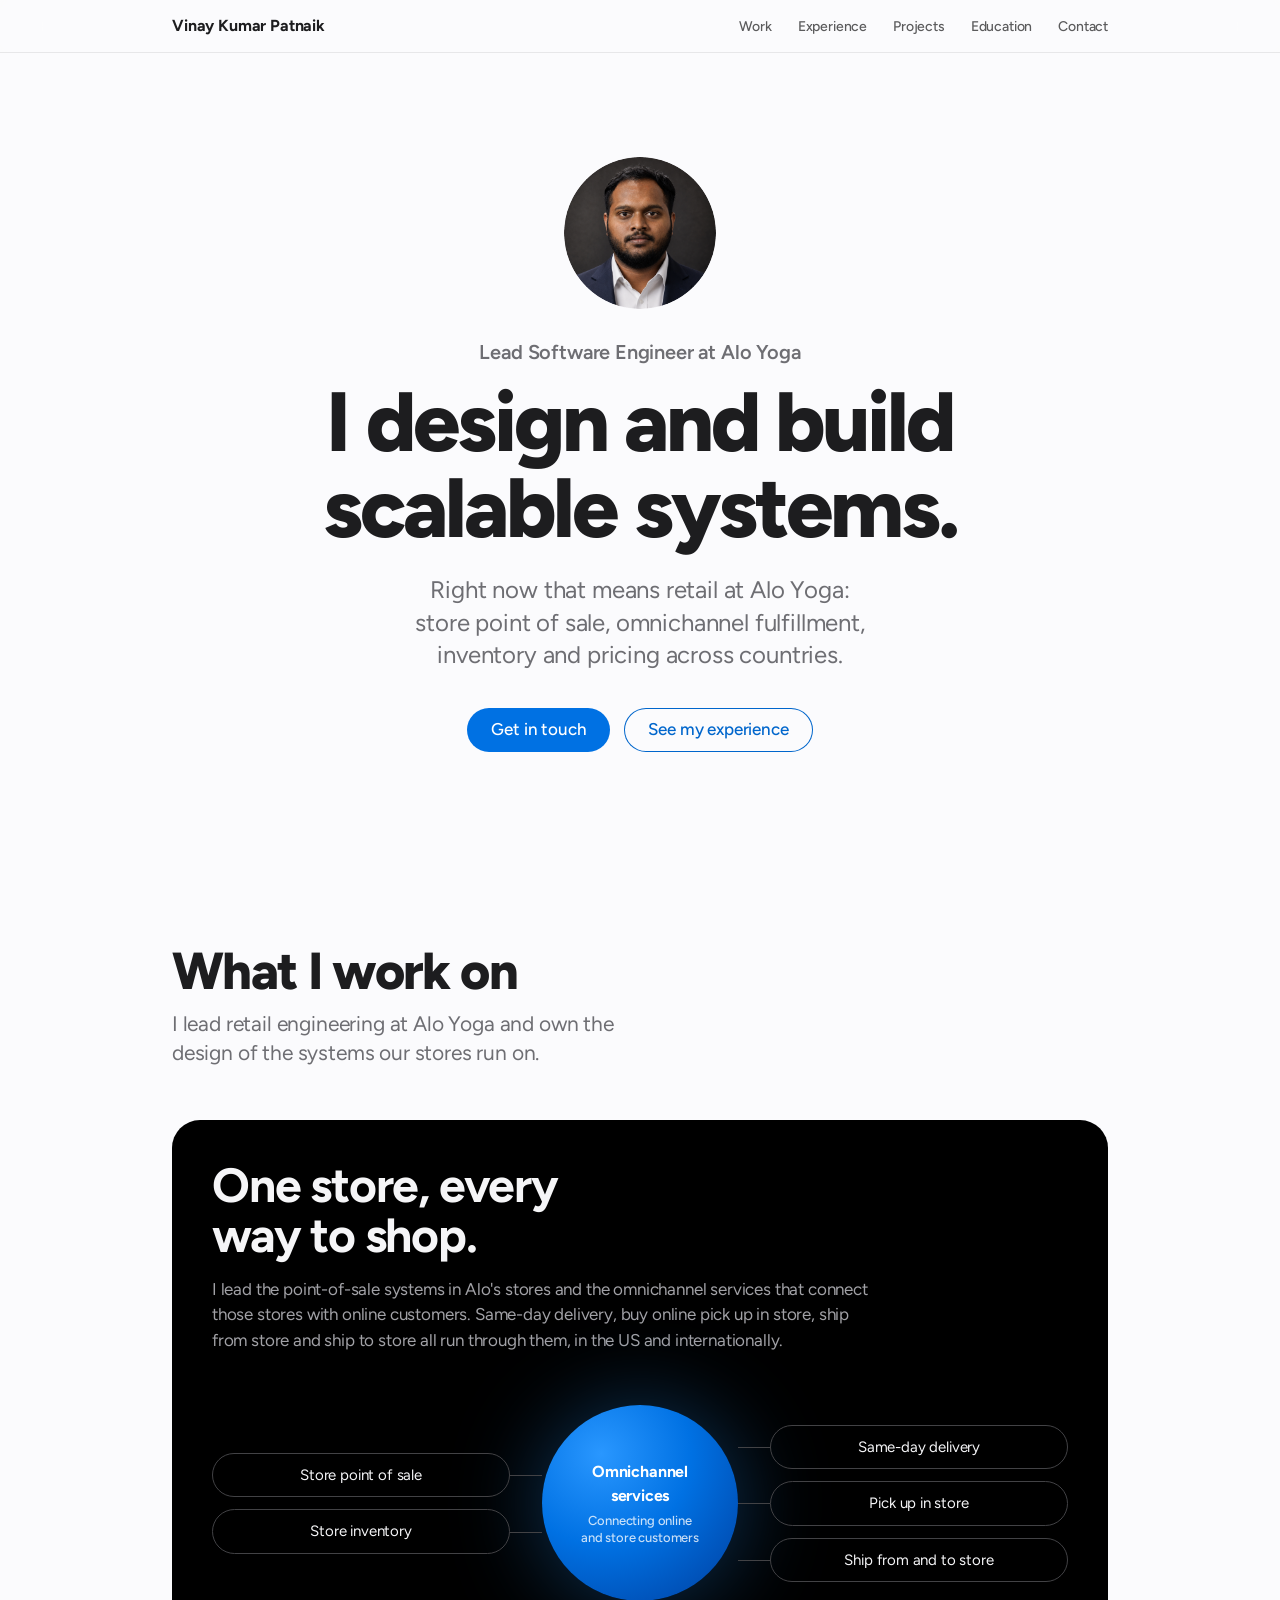
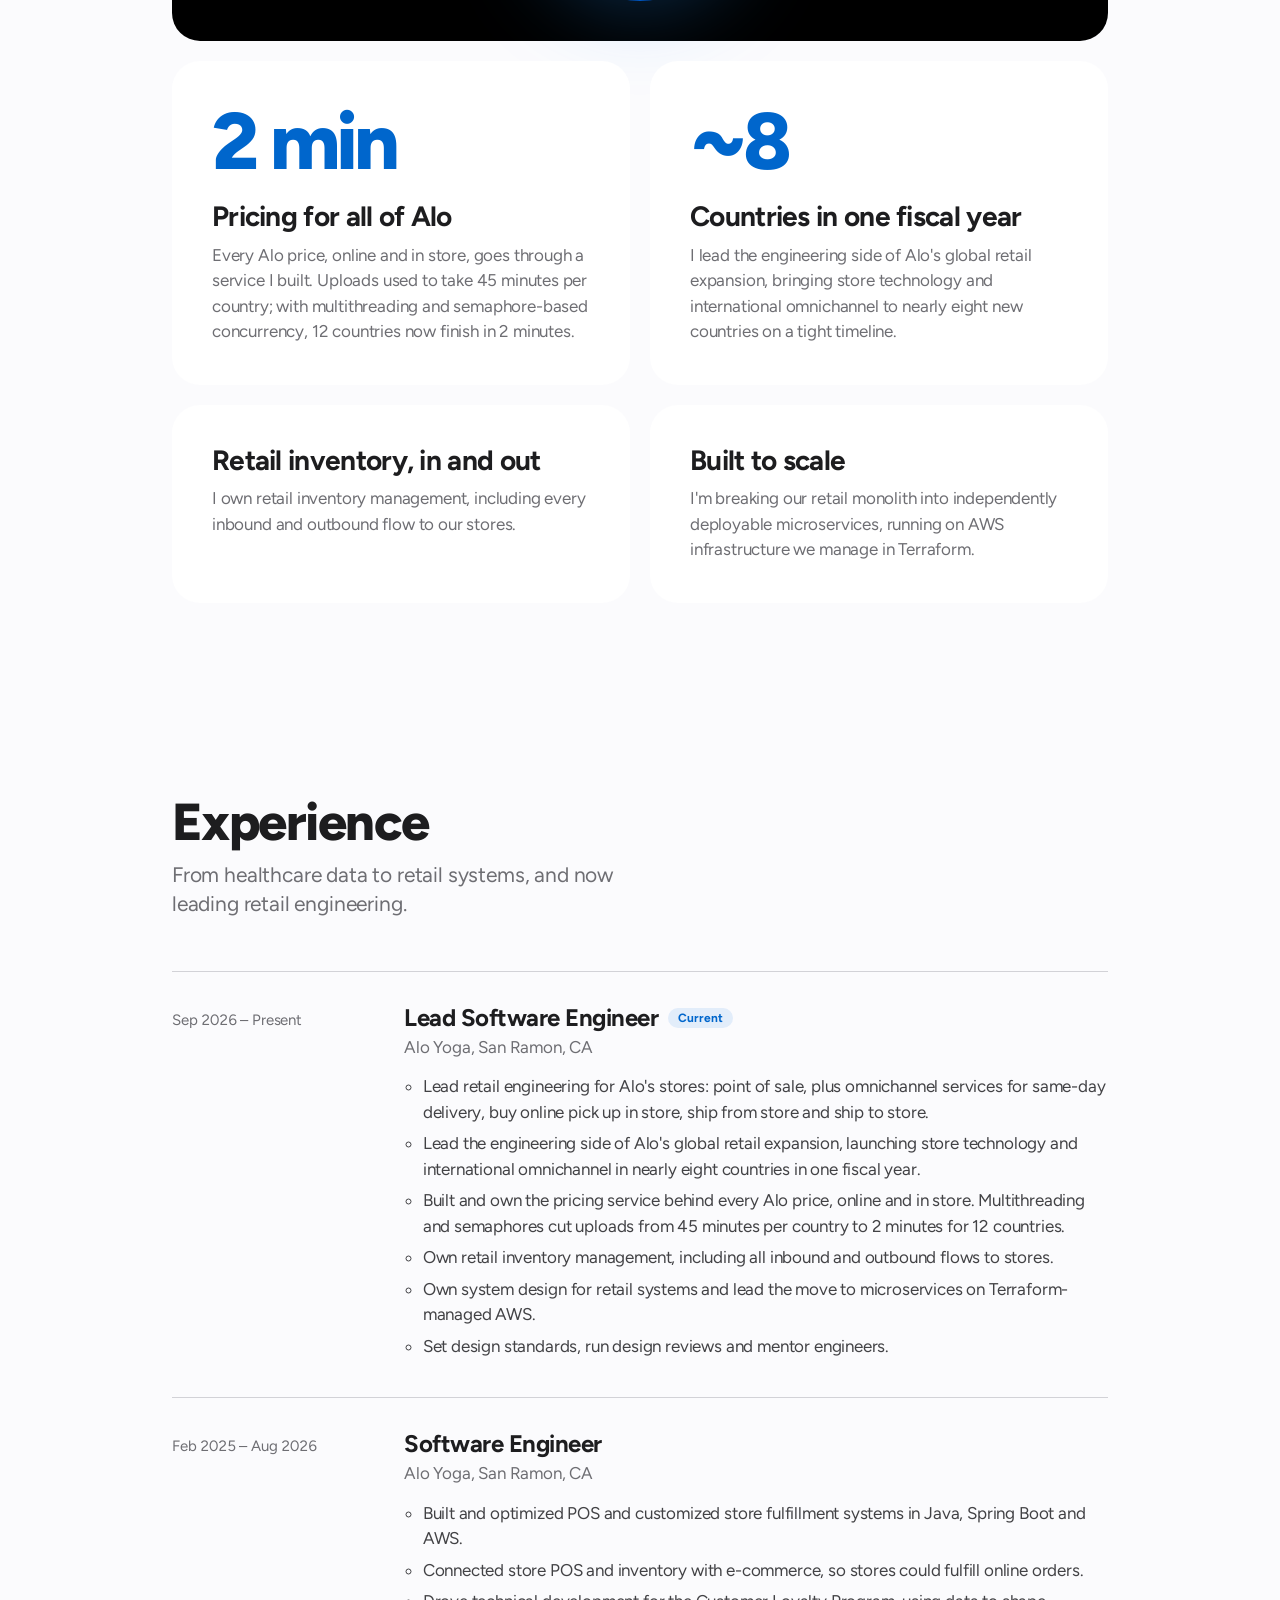
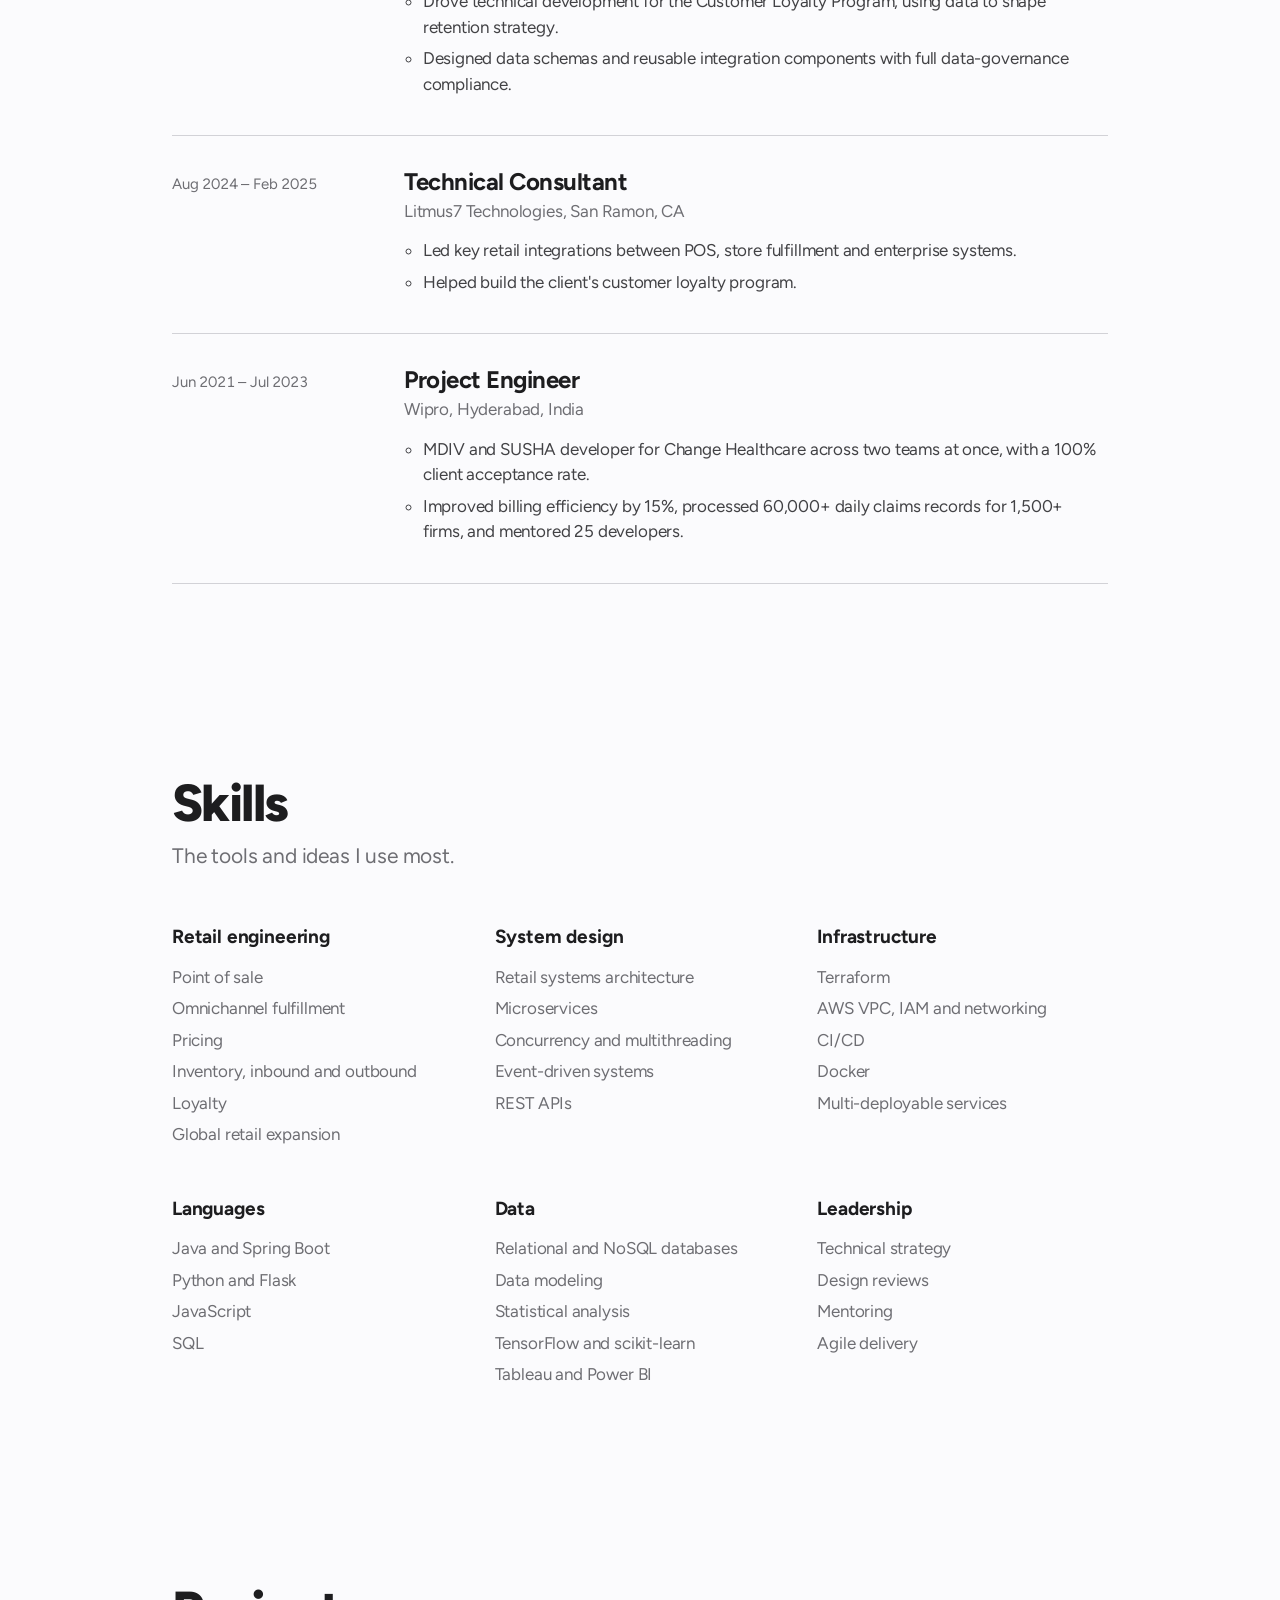
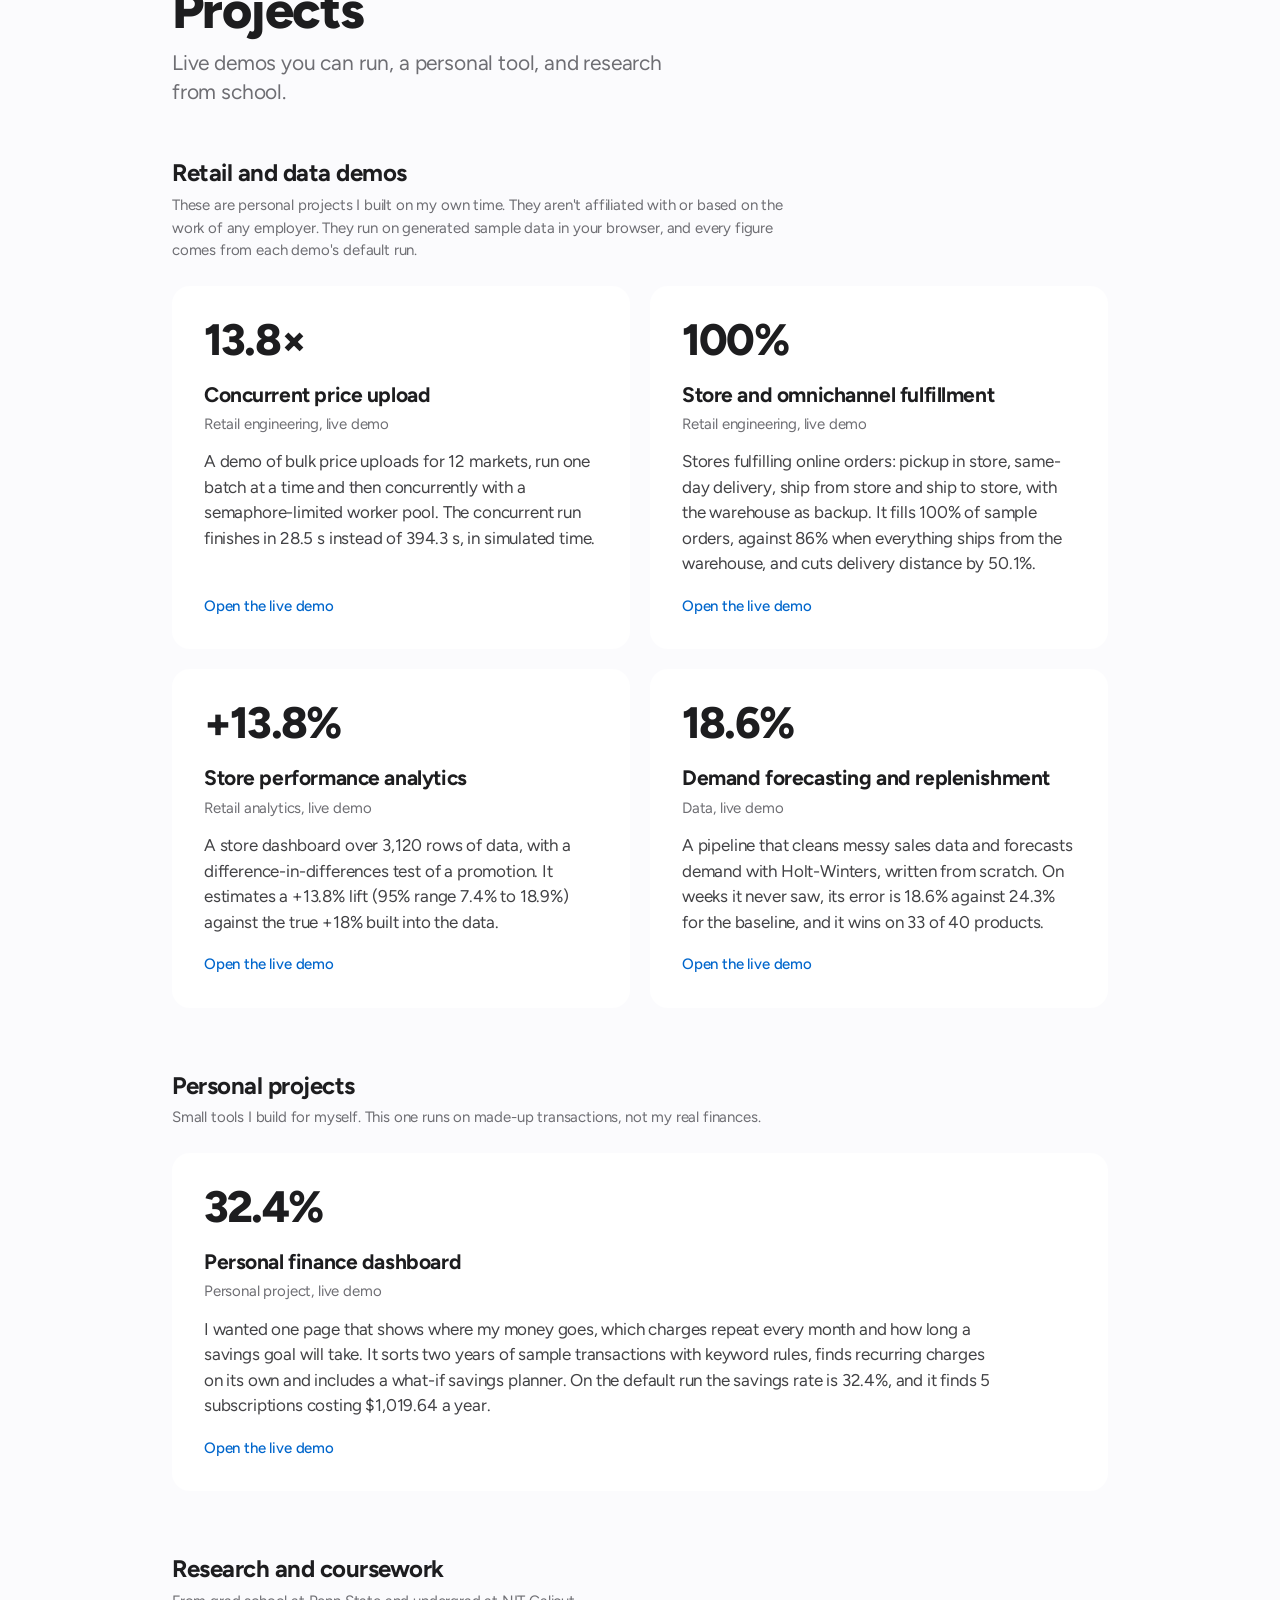
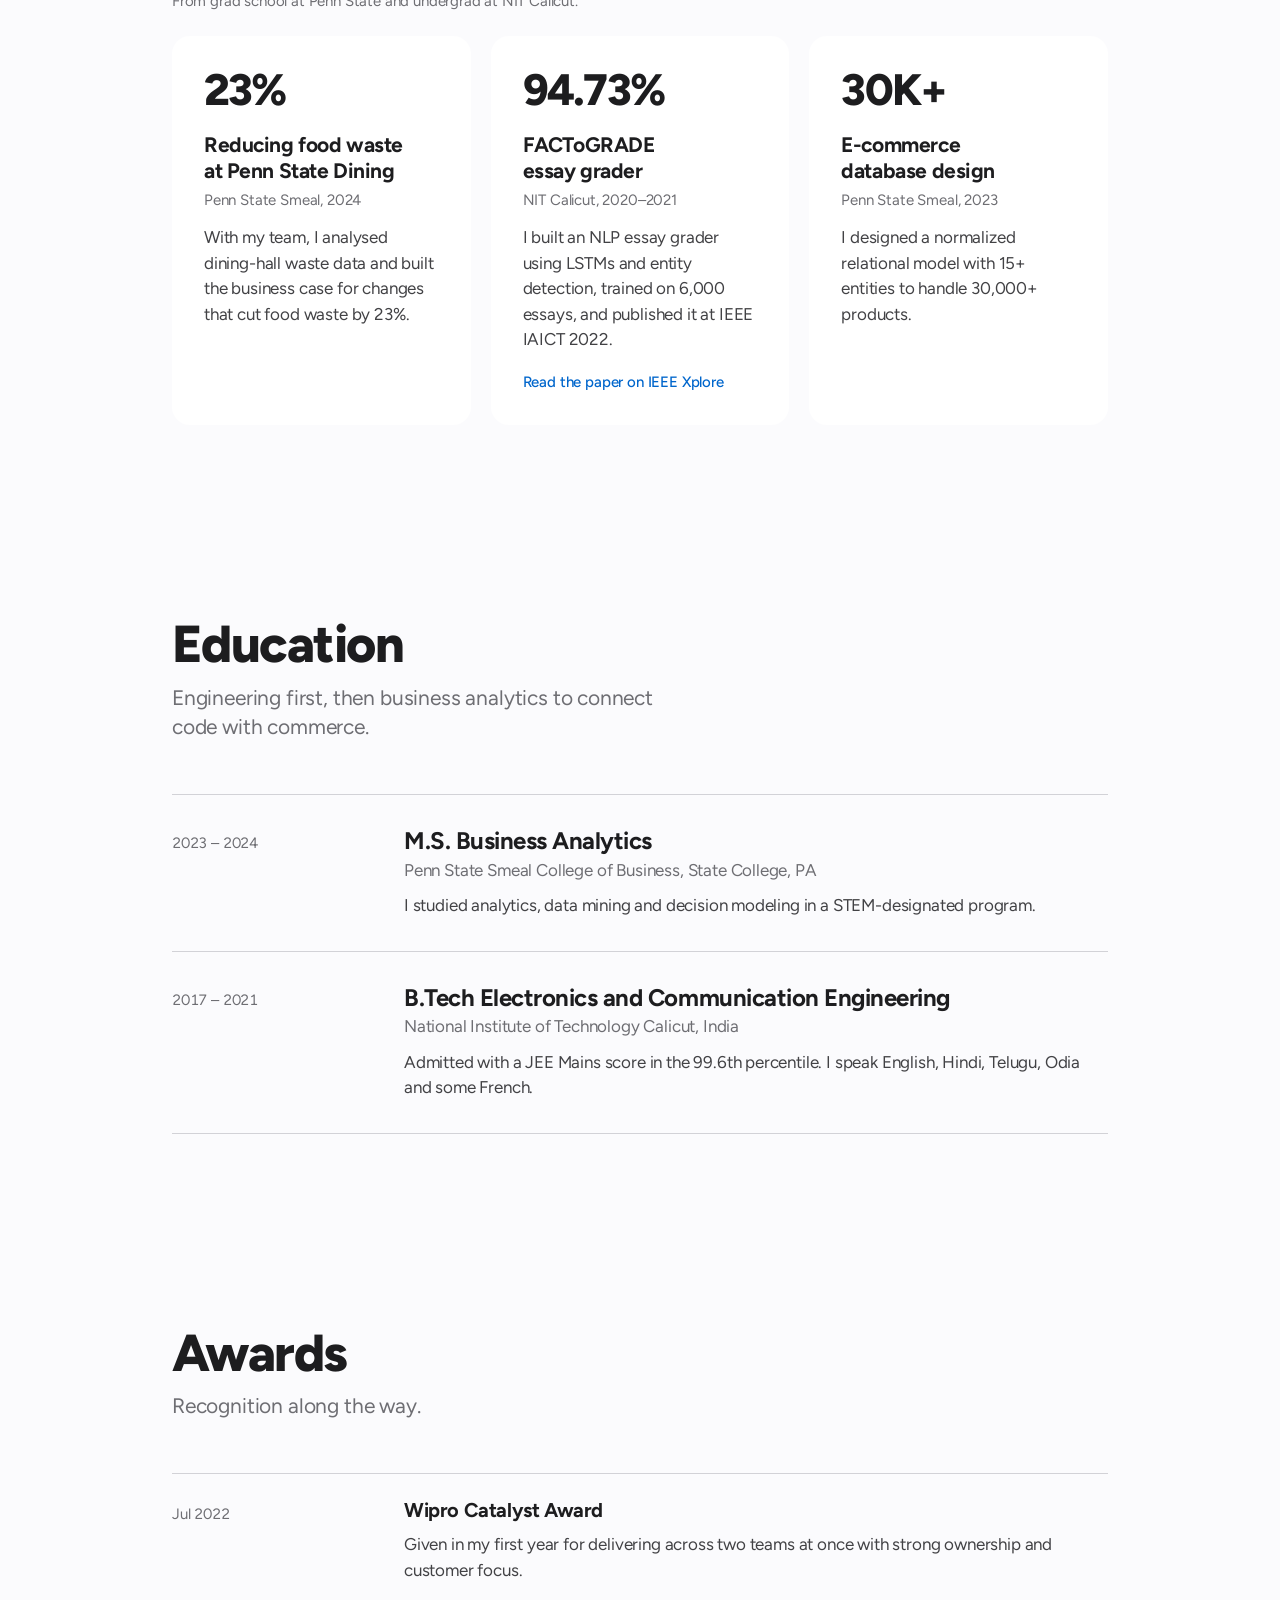
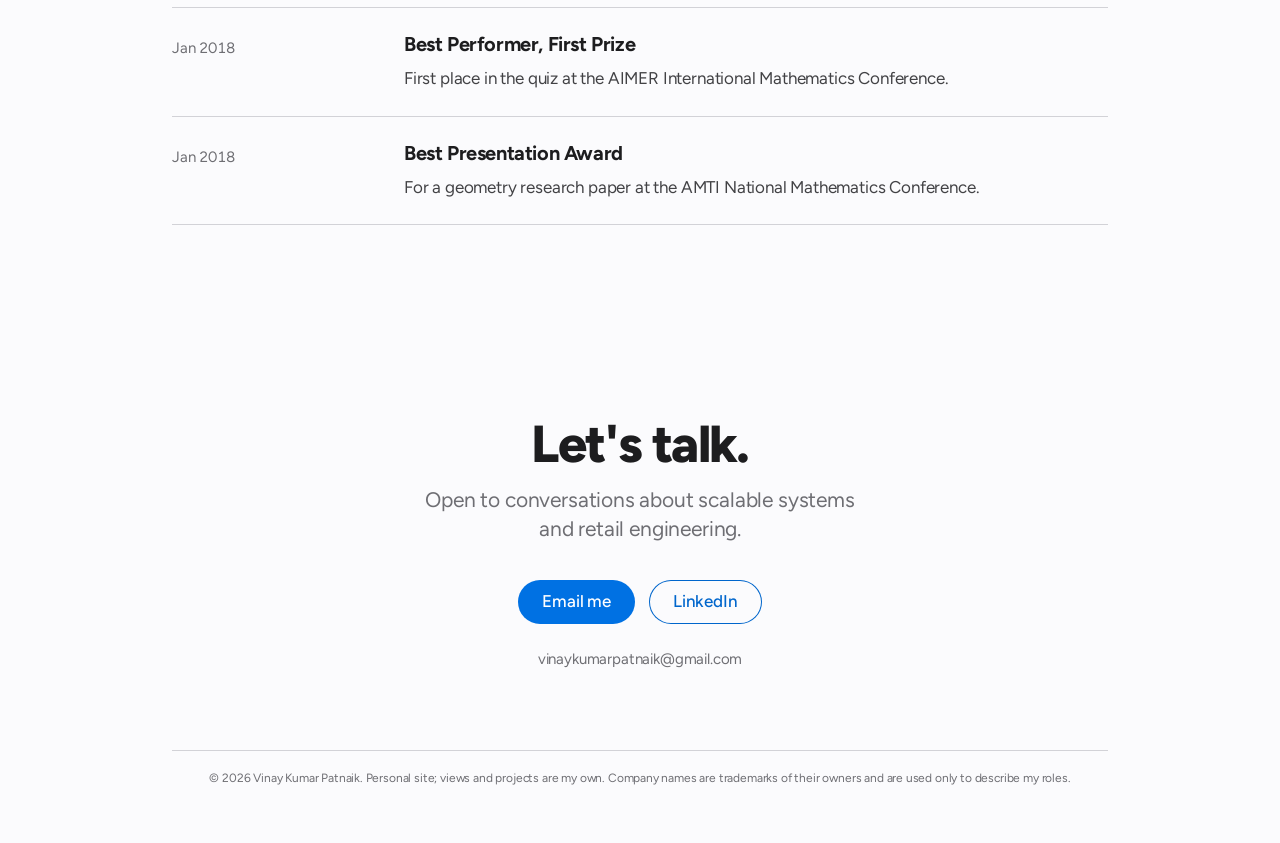
<file: index.html>
<!DOCTYPE html>
<html lang="en">
<head>
<meta charset="utf-8">
<meta name="viewport" content="width=device-width, initial-scale=1">
<title>Vinay Kumar Patnaik — Lead Software Engineer</title>
<meta name="description" content="Vinay Kumar Patnaik designs and builds scalable systems. Lead Software Engineer at Alo Yoga, leading retail engineering: POS, omnichannel, inventory, pricing and global expansion.">
<meta name="color-scheme" content="light dark">
<link rel="canonical" href="https://vinaykumarpatnaik.com/">
<meta property="og:title" content="Vinay Kumar Patnaik — Lead Software Engineer">
<meta property="og:description" content="I design and build scalable systems. Right now that means retail at Alo Yoga: POS, omnichannel, inventory and pricing across countries.">
<meta property="og:image" content="https://vinaykumarpatnaik.com/images/avatar.png">
<meta property="og:url" content="https://vinaykumarpatnaik.com/">
<link rel="icon" href="images/avatar.png">

<link rel="preconnect" href="https://fonts.googleapis.com">
<link rel="preconnect" href="https://fonts.gstatic.com" crossorigin>
<link rel="stylesheet" href="https://fonts.googleapis.com/css2?family=Figtree:wght@400;500;600;700;800&display=swap">

<style>
  :root{
    --canvas:#fbfbfd; --surface:#ffffff; --ink:#1d1d1f; --body:#424245; --muted:#6e6e73;
    --hair:#d2d2d7; --link:#0066cc; --cta:#0071e3; --cta-hover:#0077ed;
    --night:#000000; --night-ink:#f5f5f7; --night-muted:#a1a1a6; --night-line:#424245;
    --nav:rgba(251,251,253,.72); --nav-line:rgba(0,0,0,.08); --tag:rgba(0,113,227,.1);
    --font:"Figtree",-apple-system,BlinkMacSystemFont,"Helvetica Neue",Helvetica,Arial,sans-serif;
  }
  @media (prefers-color-scheme:dark){
    :root{
      --canvas:#000000; --surface:#1d1d1f; --ink:#f5f5f7; --body:#c7c7cc; --muted:#86868b;
      --hair:#38383a; --link:#2997ff; --cta:#0071e3; --cta-hover:#0a84ff;
      --night:#0b0b0c; --night-line:#3a3a3c;
      --nav:rgba(22,22,23,.72); --nav-line:rgba(255,255,255,.08); --tag:rgba(41,151,255,.16);
    }
  }
  *{box-sizing:border-box;margin:0;padding:0}
  html{scroll-behavior:smooth;-webkit-text-size-adjust:100%;scroll-padding-top:64px}
  body{background:var(--canvas);color:var(--ink);font-family:var(--font);font-size:17px;line-height:1.5;letter-spacing:-0.01em;-webkit-font-smoothing:antialiased;overflow-x:clip}
  img{max-width:100%}
  a{color:var(--link);text-decoration:none}
  a:hover{text-decoration:underline}
  :focus-visible{outline:3px solid var(--cta);outline-offset:3px;border-radius:6px}
  .wrap{max-width:980px;margin-inline:auto;padding-inline:22px}

  /* nav */
  nav{position:sticky;top:0;z-index:10;background:var(--nav);backdrop-filter:saturate(180%) blur(20px);-webkit-backdrop-filter:saturate(180%) blur(20px);border-bottom:1px solid var(--nav-line)}
  nav .wrap{display:flex;align-items:center;justify-content:space-between;height:52px}
  nav .me{font-weight:700;font-size:16px;color:var(--ink);letter-spacing:-0.01em}
  nav .me:hover{text-decoration:none}
  nav ul{display:flex;gap:26px;list-style:none}
  nav ul a{color:var(--ink);opacity:.72;font-size:14px;font-weight:500;padding-block:14px}
  nav ul a:hover{opacity:1;text-decoration:none}

  /* hero */
  .hero{text-align:center;padding-block:104px 96px}
  .avatar{display:block;width:152px;height:152px;border-radius:50%;margin:0 auto 28px}
  .hero .role{font-size:20px;font-weight:600;color:var(--muted)}
  .hero h1{font-size:clamp(46px,8.4vw,84px);line-height:1.02;letter-spacing:-0.035em;font-weight:800;max-width:12ch;margin:12px auto 0;text-wrap:balance}
  .hero .sub{font-size:clamp(19px,2.4vw,24px);line-height:1.35;color:var(--muted);max-width:32ch;margin:24px auto 0;text-wrap:balance}
  .ctas{margin-top:36px;display:flex;gap:14px;justify-content:center;flex-wrap:wrap}
  .btn{display:inline-flex;align-items:center;min-height:44px;padding:0 24px;border-radius:980px;font-size:17px;font-weight:500}
  .btn:hover{text-decoration:none}
  .btn-primary{background:var(--cta);color:#fff}
  .btn-primary:hover{background:var(--cta-hover)}
  .btn-ghost{color:var(--link);box-shadow:inset 0 0 0 1px var(--link)}
  .btn-ghost:hover{background:var(--tag)}
  @media (prefers-reduced-motion:no-preference){
    .hero > *{opacity:0;transform:translateY(14px);animation:rise .9s cubic-bezier(.2,.7,.2,1) forwards}
    .hero > :nth-child(2){animation-delay:.08s}
    .hero > :nth-child(3){animation-delay:.16s}
    .hero > :nth-child(4){animation-delay:.26s}
    .hero > :nth-child(5){animation-delay:.34s}
    @keyframes rise{to{opacity:1;transform:none}}
  }

  /* sections */
  section{padding-block:96px}
  h2{font-size:clamp(34px,5vw,52px);line-height:1.05;letter-spacing:-0.03em;font-weight:800;margin-bottom:12px;text-wrap:balance}
  .lede{font-size:21px;line-height:1.38;color:var(--muted);max-width:38ch;margin-bottom:52px}

  /* bento */
  .grid{display:grid;grid-template-columns:repeat(6,minmax(0,1fr));gap:20px}
  .tile{background:var(--surface);border-radius:28px;padding:40px;display:flex;flex-direction:column}
  .tile h3{font-size:28px;line-height:1.12;letter-spacing:-0.025em;font-weight:700;margin-bottom:10px;text-wrap:balance}
  .tile p{color:var(--muted)}
  .s6{grid-column:span 6}.s4{grid-column:span 4}.s3{grid-column:span 3}.s2{grid-column:span 2}
  .tile.night{background:var(--night);color:var(--night-ink)}
  @media (prefers-color-scheme:dark){.tile.night{box-shadow:inset 0 0 0 1px var(--night-line)}}
  .tile.night p{color:var(--night-muted);max-width:60ch}
  .tile.night h3{font-size:clamp(32px,4.6vw,48px);line-height:1.05;max-width:15ch;margin-bottom:16px}
  .stat{font-size:clamp(56px,7vw,80px);font-weight:800;letter-spacing:-0.05em;line-height:1;margin-bottom:20px;color:var(--link)}

  /* omnichannel diagram */
  .omni{margin-top:52px;display:grid;grid-template-columns:1fr auto 1fr;align-items:center}
  .chans{display:flex;flex-direction:column;gap:12px}
  .chan{position:relative;border:1px solid var(--night-line);border-radius:980px;padding:10px 18px;font-size:15px;color:var(--night-ink);text-align:center;white-space:nowrap}
  .left .chan::after,.right .chan::before{content:"";position:absolute;top:50%;width:32px;height:1px;background:var(--night-line)}
  .left .chan::after{right:-33px}
  .right .chan::before{left:-33px}
  .core{width:196px;height:196px;border-radius:50%;margin-inline:32px;display:grid;place-content:center;text-align:center;padding:24px;font-size:16px;font-weight:700;color:#fff;
    background:radial-gradient(circle at 30% 25%,#2997ff 0%,#0071e3 45%,#003e9e 100%);box-shadow:0 0 90px rgba(41,151,255,.35)}
  .core small{display:block;font-weight:500;color:rgba(255,255,255,.78);font-size:13px;margin-top:4px;line-height:1.35}

  /* ruled rows: experience, education, awards */
  .rows{list-style:none;border-top:1px solid var(--hair)}
  .row{display:grid;grid-template-columns:200px minmax(0,1fr);gap:32px;padding-block:32px;border-bottom:1px solid var(--hair)}
  .row .when{color:var(--muted);font-size:15px;padding-top:5px;font-variant-numeric:tabular-nums}
  .row h3{font-size:24px;line-height:1.2;letter-spacing:-0.02em;font-weight:700}
  .row .org{color:var(--muted);margin-top:2px}
  .row ul{padding-left:1.1em;color:var(--body);margin-top:14px}
  .row li{margin-block:6px;max-width:66ch}
  .row p{color:var(--body);margin-top:10px;max-width:62ch}
  .row.current h3::after{content:"Current";display:inline-block;font-size:12px;font-weight:700;color:var(--link);background:var(--tag);padding:3px 10px;border-radius:980px;margin-left:10px;vertical-align:4px;letter-spacing:0}
  .rows.compact .row{padding-block:24px}
  .rows.compact .row h3{font-size:20px}

  /* skills */
  .skills{display:grid;grid-template-columns:repeat(3,minmax(0,1fr));gap:44px 32px}
  .skills h3{font-size:19px;font-weight:700;margin-bottom:10px}
  .skills ul{list-style:none;color:var(--muted)}
  .skills li{padding-block:3px}

  /* projects */
  .cards{display:grid;grid-template-columns:repeat(3,minmax(0,1fr));gap:20px}
  .cards.two{grid-template-columns:repeat(2,minmax(0,1fr))}
  .card.wide{grid-column:1/-1}
  .card.wide p{max-width:72ch}
  .group + .group{margin-top:64px}
  .group-h{font-size:24px;line-height:1.2;font-weight:700;letter-spacing:-0.02em;margin-bottom:6px}
  .group-note{color:var(--muted);font-size:15px;max-width:62ch;margin-bottom:24px}
  .card{background:var(--surface);border-radius:18px;padding:32px;display:flex;flex-direction:column}
  .card .result{font-size:44px;font-weight:800;letter-spacing:-0.04em;line-height:1;margin-bottom:20px}
  .card h3{font-size:21px;line-height:1.2;font-weight:700;letter-spacing:-0.02em;margin-bottom:6px;text-wrap:balance}
  .card .meta{color:var(--muted);font-size:15px;margin-bottom:14px}
  .card p{color:var(--body)}
  .card .more{margin-top:auto;padding-top:18px;font-size:15px;font-weight:500}

  /* footer */
  footer{padding-block:96px 56px;text-align:center}
  footer h2{margin-bottom:14px}
  footer .lede{margin:0 auto 32px;max-width:34ch}
  footer .addr{margin-top:24px;color:var(--muted);font-size:15px}
  .fine{margin-top:80px;padding-top:18px;border-top:1px solid var(--hair);font-size:12px;color:var(--muted)}

  @media (max-width:820px){
    nav ul{gap:18px}
    .s2,.s3,.s4{grid-column:span 6}
    .tile,.tile.night{padding:32px}
    .row{grid-template-columns:minmax(0,1fr);gap:4px}
    .skills{grid-template-columns:repeat(2,minmax(0,1fr))}
    .cards,.cards.two{grid-template-columns:minmax(0,1fr)}
    .group + .group{margin-top:48px}
    .omni{grid-template-columns:minmax(0,1fr);justify-items:center;gap:22px}
    .chans{flex-direction:row;flex-wrap:wrap;justify-content:center}
    .left .chan::after,.right .chan::before{display:none}
    .core{margin:0}
  }
  @media (max-width:560px){
    nav ul li:nth-child(n+3){display:none}
    .skills{grid-template-columns:minmax(0,1fr)}
    .hero{padding-block:72px 64px}
    section{padding-block:72px}
    .lede{font-size:19px;margin-bottom:36px}
  }
</style>
</head>
<body>

<nav aria-label="Main">
  <div class="wrap">
    <a class="me" href="#top">Vinay Kumar Patnaik</a>
    <ul>
      <li><a href="#work">Work</a></li>
      <li><a href="#experience">Experience</a></li>
      <li><a href="#projects">Projects</a></li>
      <li><a href="#education">Education</a></li>
      <li><a href="#contact">Contact</a></li>
    </ul>
  </div>
</nav>

<main id="top">
  <header class="hero wrap">
    <img class="avatar" src="images/avatar.png" width="152" height="152" alt="Portrait of Vinay Kumar Patnaik">
    <p class="role">Lead Software Engineer at Alo Yoga</p>
    <h1>I design and build scalable systems.</h1>
    <p class="sub">Right now that means retail at Alo Yoga: store point of sale, omnichannel fulfillment, inventory and pricing across countries.</p>
    <div class="ctas">
      <a class="btn btn-primary" href="mailto:vinaykumarpatnaik@gmail.com">Get in touch</a>
      <a class="btn btn-ghost" href="#experience">See my experience</a>
    </div>
  </header>

  <section id="work" class="wrap" aria-labelledby="work-h">
    <h2 id="work-h">What I work on</h2>
    <p class="lede">I lead retail engineering at Alo Yoga and own the design of the systems our stores run on.</p>

    <div class="grid">
      <article class="tile night s6">
        <h3>One store, every way to shop.</h3>
        <p>I lead the point-of-sale systems in Alo's stores and the omnichannel services that connect those stores with online customers. Same-day delivery, buy online pick up in store, ship from store and ship to store all run through them, in the US and internationally.</p>
        <div class="omni" aria-hidden="true">
          <div class="chans left"><span class="chan">Store point of sale</span><span class="chan">Store inventory</span></div>
          <div class="core">Omnichannel services<small>Connecting online<br>and store customers</small></div>
          <div class="chans right"><span class="chan">Same-day delivery</span><span class="chan">Pick up in store</span><span class="chan">Ship from and to store</span></div>
        </div>
      </article>

      <article class="tile s3">
        <div class="stat">2 min</div>
        <h3>Pricing for all of Alo</h3>
        <p>Every Alo price, online and in store, goes through a service I built. Uploads used to take 45 minutes per country; with multithreading and semaphore-based concurrency, 12 countries now finish in 2 minutes.</p>
      </article>

      <article class="tile s3">
        <div class="stat">~8</div>
        <h3>Countries in one fiscal year</h3>
        <p>I lead the engineering side of Alo's global retail expansion, bringing store technology and international omnichannel to nearly eight new countries on a tight timeline.</p>
      </article>

      <article class="tile s3">
        <h3>Retail inventory, in and out</h3>
        <p>I own retail inventory management, including every inbound and outbound flow to our stores.</p>
      </article>

      <article class="tile s3">
        <h3>Built to scale</h3>
        <p>I'm breaking our retail monolith into independently deployable microservices, running on AWS infrastructure we manage in Terraform.</p>
      </article>
    </div>
  </section>

  <section id="experience" class="wrap" aria-labelledby="exp-h">
    <h2 id="exp-h">Experience</h2>
    <p class="lede">From healthcare data to retail systems, and now leading retail engineering.</p>
    <ol class="rows">
      <li class="row current">
        <div class="when">Sep 2026 – Present</div>
        <div>
          <h3>Lead Software Engineer</h3>
          <div class="org">Alo Yoga, San Ramon, CA</div>
          <ul>
            <li>Lead retail engineering for Alo's stores: point of sale, plus omnichannel services for same-day delivery, buy online pick up in store, ship from store and ship to store.</li>
            <li>Lead the engineering side of Alo's global retail expansion, launching store technology and international omnichannel in nearly eight countries in one fiscal year.</li>
            <li>Built and own the pricing service behind every Alo price, online and in store. Multithreading and semaphores cut uploads from 45 minutes per country to 2 minutes for 12 countries.</li>
            <li>Own retail inventory management, including all inbound and outbound flows to stores.</li>
            <li>Own system design for retail systems and lead the move to microservices on Terraform-managed AWS.</li>
            <li>Set design standards, run design reviews and mentor engineers.</li>
          </ul>
        </div>
      </li>
      <li class="row">
        <div class="when">Feb 2025 – Aug 2026</div>
        <div>
          <h3>Software Engineer</h3>
          <div class="org">Alo Yoga, San Ramon, CA</div>
          <ul>
            <li>Built and optimized POS and customized store fulfillment systems in Java, Spring Boot and AWS.</li>
            <li>Connected store POS and inventory with e-commerce, so stores could fulfill online orders.</li>
            <li>Drove technical development for the Customer Loyalty Program, using data to shape retention strategy.</li>
            <li>Designed data schemas and reusable integration components with full data-governance compliance.</li>
          </ul>
        </div>
      </li>
      <li class="row">
        <div class="when">Aug 2024 – Feb 2025</div>
        <div>
          <h3>Technical Consultant</h3>
          <div class="org">Litmus7 Technologies, San Ramon, CA</div>
          <ul>
            <li>Led key retail integrations between POS, store fulfillment and enterprise systems.</li>
            <li>Helped build the client's customer loyalty program.</li>
          </ul>
        </div>
      </li>
      <li class="row">
        <div class="when">Jun 2021 – Jul 2023</div>
        <div>
          <h3>Project Engineer</h3>
          <div class="org">Wipro, Hyderabad, India</div>
          <ul>
            <li>MDIV and SUSHA developer for Change Healthcare across two teams at once, with a 100% client acceptance rate.</li>
            <li>Improved billing efficiency by 15%, processed 60,000+ daily claims records for 1,500+ firms, and mentored 25 developers.</li>
          </ul>
        </div>
      </li>
    </ol>
  </section>

  <section id="skills" class="wrap" aria-labelledby="skills-h">
    <h2 id="skills-h">Skills</h2>
    <p class="lede">The tools and ideas I use most.</p>
    <div class="skills">
      <div><h3>Retail engineering</h3><ul><li>Point of sale</li><li>Omnichannel fulfillment</li><li>Pricing</li><li>Inventory, inbound and outbound</li><li>Loyalty</li><li>Global retail expansion</li></ul></div>
      <div><h3>System design</h3><ul><li>Retail systems architecture</li><li>Microservices</li><li>Concurrency and multithreading</li><li>Event-driven systems</li><li>REST APIs</li></ul></div>
      <div><h3>Infrastructure</h3><ul><li>Terraform</li><li>AWS VPC, IAM and networking</li><li>CI/CD</li><li>Docker</li><li>Multi-deployable services</li></ul></div>
      <div><h3>Languages</h3><ul><li>Java and Spring Boot</li><li>Python and Flask</li><li>JavaScript</li><li>SQL</li></ul></div>
      <div><h3>Data</h3><ul><li>Relational and NoSQL databases</li><li>Data modeling</li><li>Statistical analysis</li><li>TensorFlow and scikit-learn</li><li>Tableau and Power BI</li></ul></div>
      <div><h3>Leadership</h3><ul><li>Technical strategy</li><li>Design reviews</li><li>Mentoring</li><li>Agile delivery</li></ul></div>
    </div>
  </section>

  <section id="projects" class="wrap" aria-labelledby="proj-h">
    <h2 id="proj-h">Projects</h2>
    <p class="lede">Live demos you can run, a personal tool, and research from school.</p>
    <div class="group">
      <h3 class="group-h">Retail and data demos</h3>
      <p class="group-note">These are personal projects I built on my own time. They aren't affiliated with or based on the work of any employer. They run on generated sample data in your browser, and every figure comes from each demo's default run.</p>
    <div class="cards two">
      <article class="card">
        <div class="result">13.8×</div>
        <h3>Concurrent price upload</h3>
        <div class="meta">Retail engineering, live demo</div>
        <p>A demo of bulk price uploads for 12 markets, run one batch at a time and then concurrently with a semaphore-limited worker pool. The concurrent run finishes in 28.5 s instead of 394.3 s, in simulated time.</p>
        <a class="more" href="projects/price-upload/">Open the live demo</a>
      </article>
      <article class="card">
        <div class="result">100%</div>
        <h3>Store and omnichannel fulfillment</h3>
        <div class="meta">Retail engineering, live demo</div>
        <p>Stores fulfilling online orders: pickup in store, same-day delivery, ship from store and ship to store, with the warehouse as backup. It fills 100% of sample orders, against 86% when everything ships from the warehouse, and cuts delivery distance by 50.1%.</p>
        <a class="more" href="projects/store-fulfillment/">Open the live demo</a>
      </article>
      <article class="card">
        <div class="result">+13.8%</div>
        <h3>Store performance analytics</h3>
        <div class="meta">Retail analytics, live demo</div>
        <p>A store dashboard over 3,120 rows of data, with a difference-in-differences test of a promotion. It estimates a +13.8% lift (95% range 7.4% to 18.9%) against the true +18% built into the data.</p>
        <a class="more" href="projects/store-analytics/">Open the live demo</a>
      </article>
      <article class="card">
        <div class="result">18.6%</div>
        <h3>Demand forecasting and replenishment</h3>
        <div class="meta">Data, live demo</div>
        <p>A pipeline that cleans messy sales data and forecasts demand with Holt-Winters, written from scratch. On weeks it never saw, its error is 18.6% against 24.3% for the baseline, and it wins on 33 of 40 products.</p>
        <a class="more" href="projects/demand-forecast/">Open the live demo</a>
      </article>
    </div>
    </div>
    <div class="group">
      <h3 class="group-h">Personal projects</h3>
      <p class="group-note">Small tools I build for myself. This one runs on made-up transactions, not my real finances.</p>
      <div class="cards two">
        <article class="card wide">
          <div class="result">32.4%</div>
          <h3>Personal finance dashboard</h3>
          <div class="meta">Personal project, live demo</div>
          <p>I wanted one page that shows where my money goes, which charges repeat every month and how long a savings goal will take. It sorts two years of sample transactions with keyword rules, finds recurring charges on its own and includes a what-if savings planner. On the default run the savings rate is 32.4%, and it finds 5 subscriptions costing $1,019.64 a year.</p>
          <a class="more" href="projects/personal-finance/">Open the live demo</a>
        </article>
      </div>
    </div>
    <div class="group">
      <h3 class="group-h">Research and coursework</h3>
      <p class="group-note">From grad school at Penn State and undergrad at NIT Calicut.</p>
    <div class="cards">
      <article class="card">
        <div class="result">23%</div>
        <h3>Reducing food waste at Penn State Dining</h3>
        <div class="meta">Penn State Smeal, 2024</div>
        <p>With my team, I analysed dining-hall waste data and built the business case for changes that cut food waste by 23%.</p>
      </article>
      <article class="card">
        <div class="result">94.73%</div>
        <h3>FACToGRADE essay grader</h3>
        <div class="meta">NIT Calicut, 2020–2021</div>
        <p>I built an NLP essay grader using LSTMs and entity detection, trained on 6,000 essays, and published it at IEEE IAICT 2022.</p>
        <a class="more" href="https://ieeexplore.ieee.org/document/9887447">Read the paper on IEEE Xplore</a>
      </article>
      <article class="card">
        <div class="result">30K+</div>
        <h3>E-commerce database design</h3>
        <div class="meta">Penn State Smeal, 2023</div>
        <p>I designed a normalized relational model with 15+ entities to handle 30,000+ products.</p>
      </article>
    </div>
    </div>
  </section>

  <section id="education" class="wrap" aria-labelledby="edu-h">
    <h2 id="edu-h">Education</h2>
    <p class="lede">Engineering first, then business analytics to connect code with commerce.</p>
    <ol class="rows">
      <li class="row">
        <div class="when">2023 – 2024</div>
        <div>
          <h3>M.S. Business Analytics</h3>
          <div class="org">Penn State Smeal College of Business, State College, PA</div>
          <p>I studied analytics, data mining and decision modeling in a STEM-designated program.</p>
        </div>
      </li>
      <li class="row">
        <div class="when">2017 – 2021</div>
        <div>
          <h3>B.Tech Electronics and Communication Engineering</h3>
          <div class="org">National Institute of Technology Calicut, India</div>
          <p>Admitted with a JEE Mains score in the 99.6th percentile. I speak English, Hindi, Telugu, Odia and some French.</p>
        </div>
      </li>
    </ol>
  </section>

  <section id="awards" class="wrap" aria-labelledby="awards-h">
    <h2 id="awards-h">Awards</h2>
    <p class="lede">Recognition along the way.</p>
    <ol class="rows compact">
      <li class="row">
        <div class="when">Jul 2022</div>
        <div>
          <h3>Wipro Catalyst Award</h3>
          <p>Given in my first year for delivering across two teams at once with strong ownership and customer focus.</p>
        </div>
      </li>
      <li class="row">
        <div class="when">Jan 2018</div>
        <div>
          <h3>Best Performer, First Prize</h3>
          <p>First place in the quiz at the AIMER International Mathematics Conference.</p>
        </div>
      </li>
      <li class="row">
        <div class="when">Jan 2018</div>
        <div>
          <h3>Best Presentation Award</h3>
          <p>For a geometry research paper at the AMTI National Mathematics Conference.</p>
        </div>
      </li>
    </ol>
  </section>
</main>

<footer id="contact" class="wrap">
  <h2>Let's talk.</h2>
  <p class="lede">Open to conversations about scalable systems and retail engineering.</p>
  <div class="ctas">
    <a class="btn btn-primary" href="mailto:vinaykumarpatnaik@gmail.com">Email me</a>
    <a class="btn btn-ghost" href="https://www.linkedin.com/in/vinay-kumar-patnaik">LinkedIn</a>
  </div>
  <p class="addr">vinaykumarpatnaik@gmail.com</p>
  <div class="fine">© 2026 Vinay Kumar Patnaik. Personal site; views and projects are my own. Company names are trademarks of their owners and are used only to describe my roles.</div>
</footer>

</body>
</html>
</file>
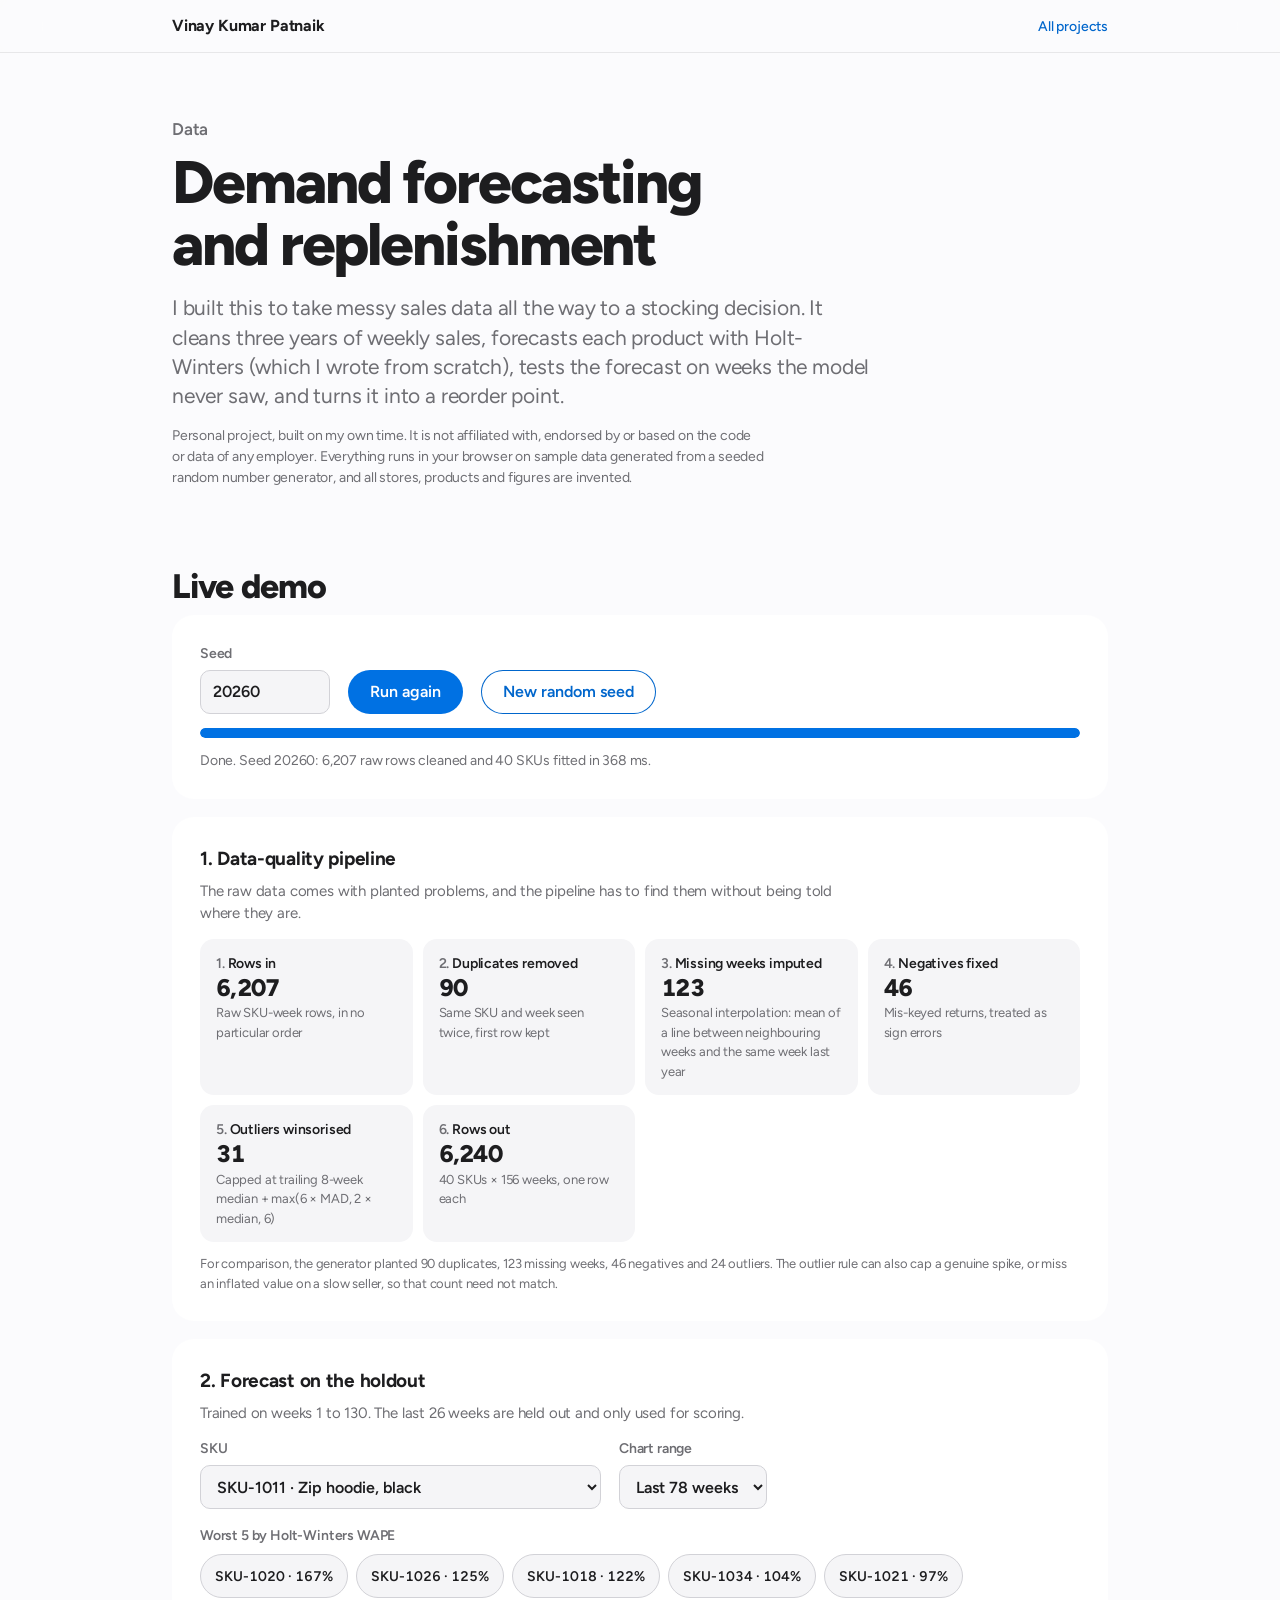
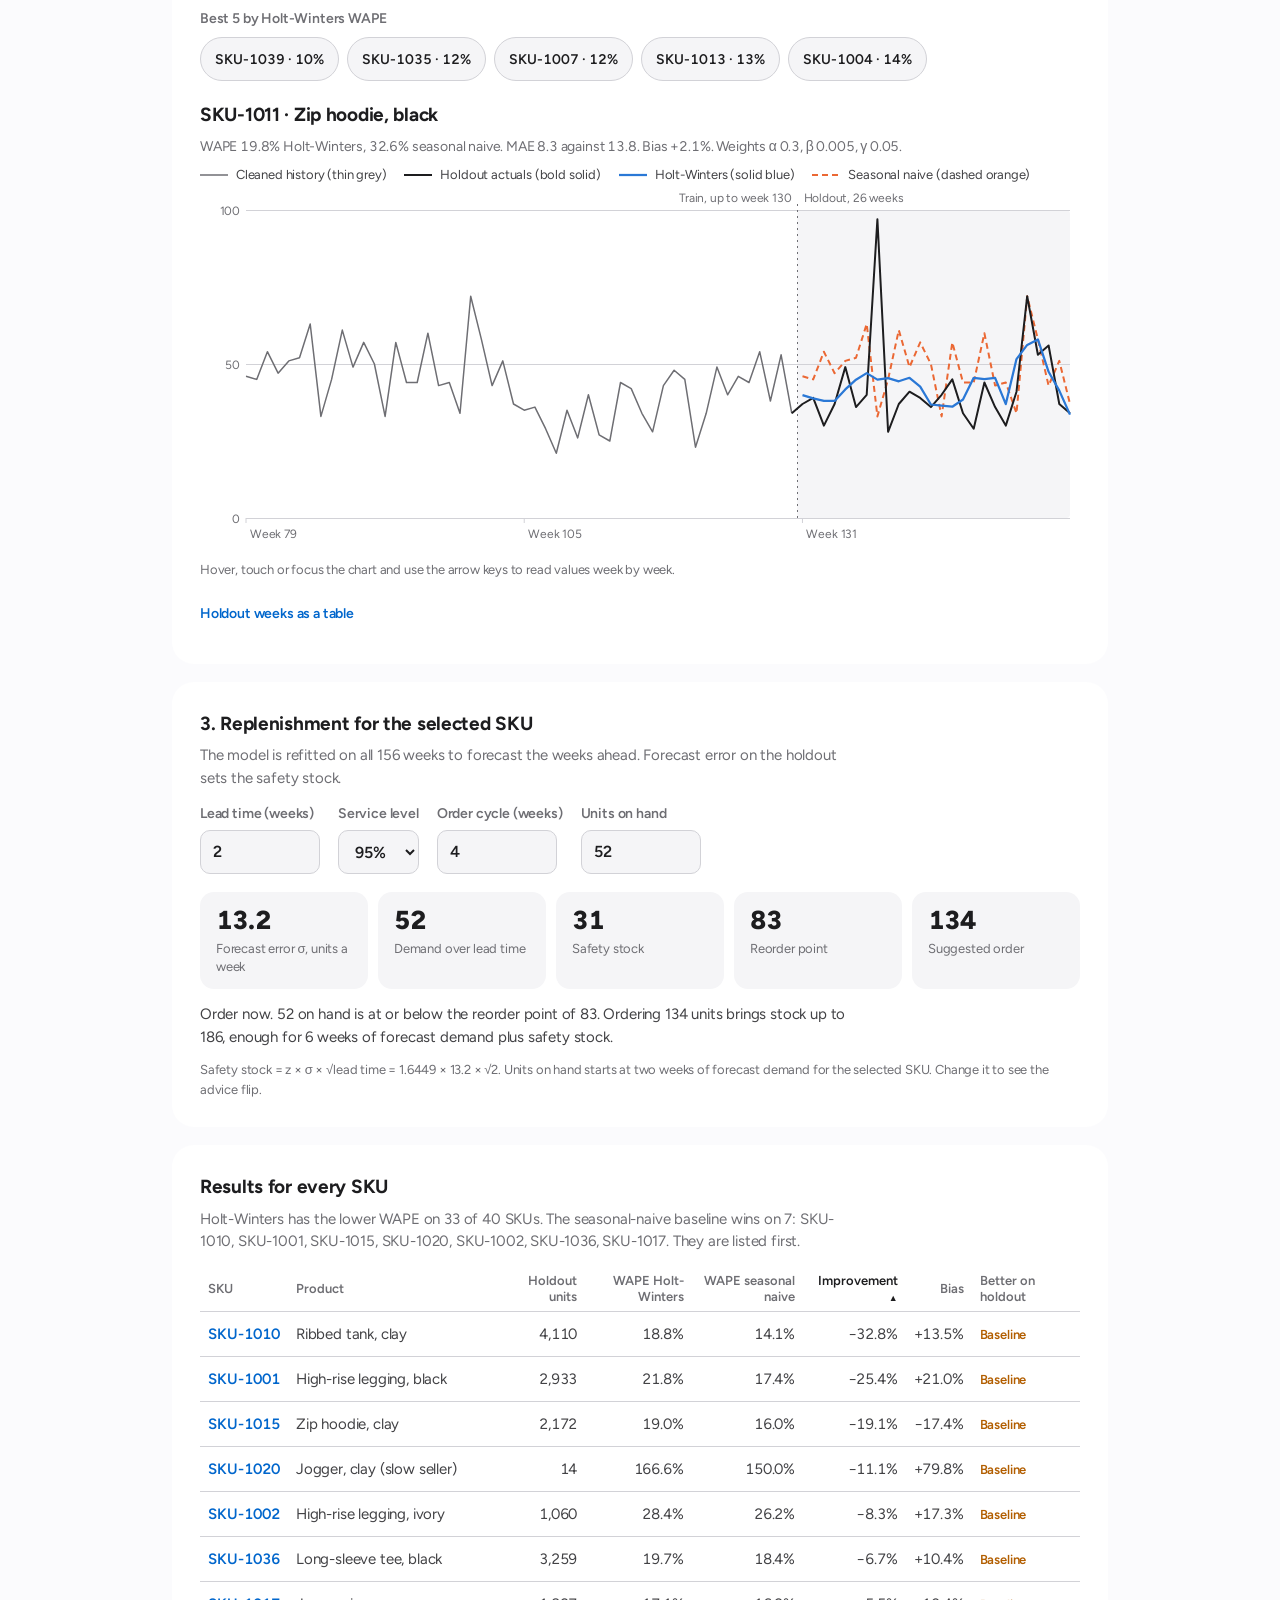
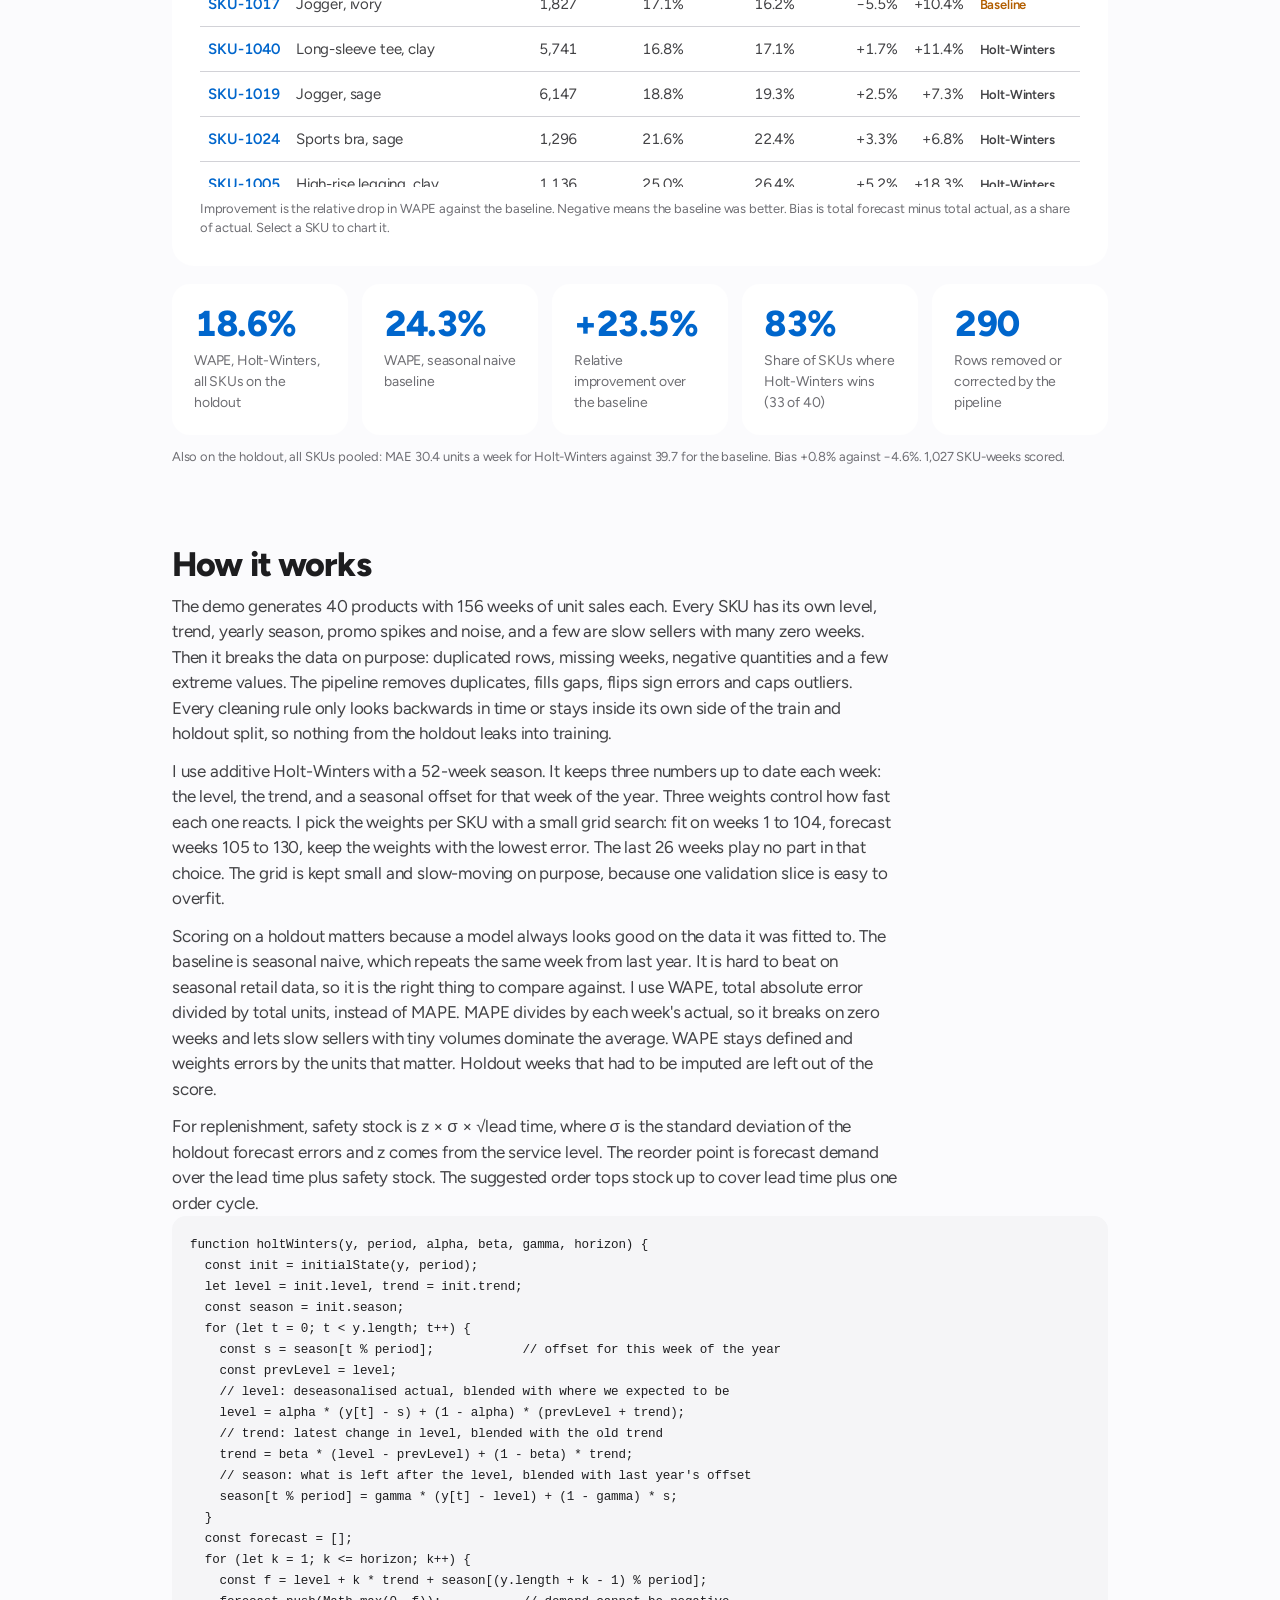
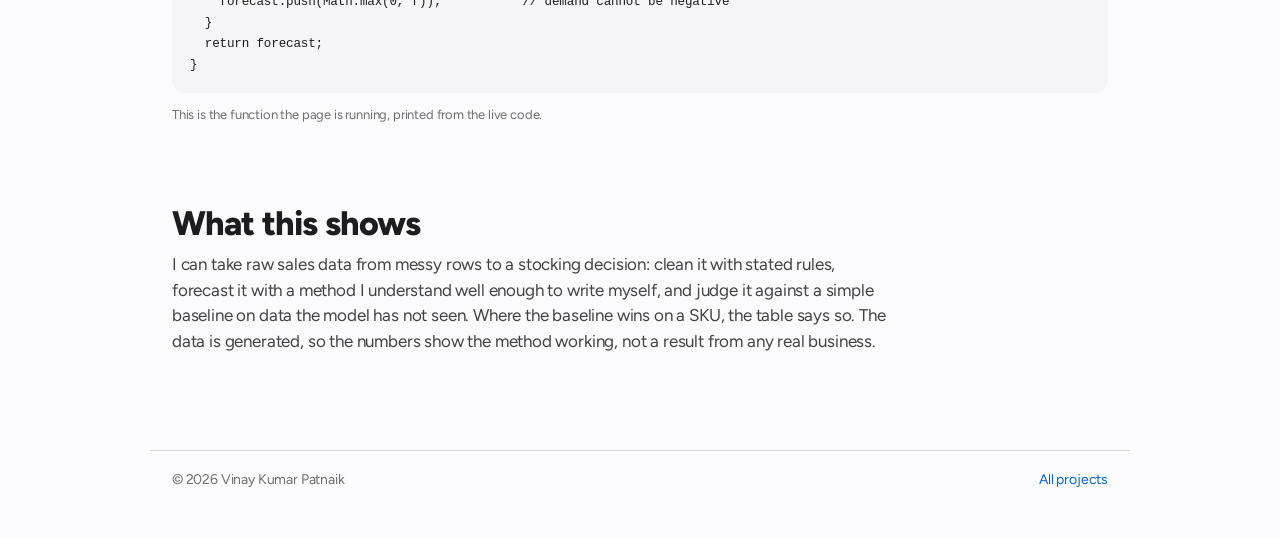
<file: projects/demand-forecast/index.html>
<!DOCTYPE html>
<html lang="en">
<head>
<meta charset="utf-8">
<meta name="viewport" content="width=device-width, initial-scale=1">
<title>Demand forecasting and replenishment — Vinay Kumar Patnaik</title>
<meta name="description" content="A live demo that cleans raw weekly sales data, forecasts demand per SKU with Holt-Winters written from scratch, scores it on a holdout against a seasonal-naive baseline, and turns the forecast into a reorder point.">
<link rel="preconnect" href="https://fonts.googleapis.com">
<link rel="preconnect" href="https://fonts.gstatic.com" crossorigin>
<link rel="stylesheet" href="https://fonts.googleapis.com/css2?family=Figtree:wght@400;500;600;700;800&display=swap">
<link rel="stylesheet" href="../shared.css">
<style>
  /* Chart series colours. Blue and orange were checked for colour-blind separation
     and 3:1 contrast on both the light and the dark panel surface. */
  .viz{--s-model:#2a78d6;--s-base:#eb6834;--s-actual:var(--ink);--s-history:var(--muted);--grid:var(--hair)}
  @media (prefers-color-scheme:dark){.viz{--s-model:#3987e5;--s-base:#d95926}}

  .stack{display:grid;gap:18px}
  .panel h3{margin-bottom:12px}
  .panel h3 + p{margin-top:-6px;margin-bottom:14px;font-size:15px;color:var(--muted)}
  .runrow{display:flex;flex-wrap:wrap;gap:14px 18px;align-items:end}
  .runrow input[type=number]{width:130px}
  .status{font-size:14px;color:var(--muted);margin-top:12px;min-height:21px}
  .bar{margin-top:14px}

  .steps{list-style:none;display:grid;grid-template-columns:repeat(auto-fit,minmax(200px,1fr));gap:10px;counter-reset:step}
  .steps li{counter-increment:step;background:var(--field);border-radius:14px;padding:14px 16px;font-size:14px;color:var(--body)}
  .steps li b{display:block;font-size:24px;font-weight:800;letter-spacing:-0.03em;color:var(--ink);font-variant-numeric:tabular-nums;line-height:1.15}
  .steps li .t{display:block;font-weight:600;color:var(--ink)}
  .steps li .t::before{content:counter(step) ". ";color:var(--muted)}
  .steps li .d{display:block;font-size:13px;color:var(--muted);margin-top:2px}
  .fine{font-size:13px;color:var(--muted);margin-top:12px;max-width:none}

  .picks{display:grid;gap:10px;margin-top:16px}
  .pickrow{display:flex;flex-wrap:wrap;gap:8px;align-items:center}
  .pickrow .lab{font-size:14px;font-weight:600;color:var(--muted);width:100%}
  .chip{font:inherit;font-size:14px;font-weight:600;min-height:44px;padding:0 14px;border-radius:980px;border:1px solid var(--hair);background:var(--field);color:var(--ink);cursor:pointer;font-variant-numeric:tabular-nums}
  .chip:hover{border-color:var(--link)}
  .chip[aria-pressed=true]{border-color:var(--link);box-shadow:inset 0 0 0 1px var(--link);color:var(--link)}

  .skuline{display:flex;flex-wrap:wrap;gap:6px 18px;align-items:baseline;margin:20px 0 6px}
  .skuline h3{margin:0}
  .skuline span{font-size:14px;color:var(--muted);font-variant-numeric:tabular-nums}
  .legend{display:flex;flex-wrap:wrap;gap:6px 18px;font-size:13px;color:var(--body);margin:8px 0 4px;list-style:none}
  .legend li{display:inline-flex;align-items:center;gap:8px}
  .legend svg{flex:none}
  .chartbox{position:relative}
  .chartbox svg.chart{display:block;width:100%;height:auto;border-radius:10px;touch-action:pan-y}
  .chart text{font-family:var(--font);font-size:12px;fill:var(--muted)}
  .chart .gridline{stroke:var(--grid);stroke-width:1}
  .chart .axis{stroke:var(--grid);stroke-width:1}
  .chart .hold{fill:var(--field)}
  .chart .split{stroke:var(--muted);stroke-width:1;stroke-dasharray:2 4}
  .chart .l-history{fill:none;stroke:var(--s-history);stroke-width:1.5;stroke-linejoin:round}
  .chart .l-actual{fill:none;stroke:var(--s-actual);stroke-width:2;stroke-linejoin:round}
  .chart .l-model{fill:none;stroke:var(--s-model);stroke-width:2.25;stroke-linejoin:round}
  .chart .l-base{fill:none;stroke:var(--s-base);stroke-width:2;stroke-dasharray:6 4;stroke-linejoin:round}
  .chart .cross{stroke:var(--muted);stroke-width:1}
  .chart .dot{stroke:var(--surface);stroke-width:2}
  .tip{position:absolute;top:0;left:0;pointer-events:none;background:var(--surface);border:1px solid var(--hair);border-radius:12px;padding:10px 12px;font-size:13px;color:var(--body);box-shadow:0 6px 24px rgba(0,0,0,.14);min-width:170px;z-index:2}
  .tip[hidden]{display:none}
  .tip .w{font-weight:600;color:var(--muted);margin-bottom:4px}
  .tip .r{display:flex;align-items:center;gap:8px;justify-content:space-between}
  .tip .r span{display:inline-flex;align-items:center;gap:6px}
  .tip .r b{color:var(--ink);font-variant-numeric:tabular-nums}
  details{margin-top:12px}
  summary{cursor:pointer;font-size:14px;font-weight:600;color:var(--link);min-height:44px;display:inline-flex;align-items:center}
  details .scroll{max-height:320px;overflow-y:auto}

  .replen{display:grid;grid-template-columns:repeat(auto-fit,minmax(140px,1fr));gap:10px;margin-top:18px}
  .replen div{background:var(--field);border-radius:14px;padding:14px 16px}
  .replen b{display:block;font-size:26px;font-weight:800;letter-spacing:-0.03em;color:var(--ink);font-variant-numeric:tabular-nums;line-height:1.15}
  .replen span{display:block;font-size:13px;line-height:1.35;color:var(--muted);margin-top:4px}
  .controls input[type=number]{width:120px}
  .advice{margin-top:14px;font-size:15px}

  .tablebox{max-height:520px;overflow:auto}
  .tablebox thead th{position:sticky;top:0;background:var(--surface);z-index:1;padding:0}
  .sortbtn{font:inherit;font-size:13px;font-weight:600;color:var(--muted);background:none;border:0;cursor:pointer;min-height:44px;padding:4px 8px;width:100%;text-align:left;vertical-align:bottom;white-space:normal;line-height:1.25}
  th.num .sortbtn{text-align:right}
  .sortbtn:hover{color:var(--ink)}
  th[aria-sort=ascending] .sortbtn::after{content:" \25B2";font-size:9px}
  th[aria-sort=descending] .sortbtn::after{content:" \25BC";font-size:9px}
  th[aria-sort] .sortbtn{color:var(--ink)}
  .rowbtn{font:inherit;font-size:inherit;font-weight:600;color:var(--link);background:none;border:0;cursor:pointer;min-height:44px;padding:0;text-align:left;font-variant-numeric:tabular-nums;white-space:nowrap}
  .rowbtn:hover{text-decoration:underline}
  tbody td{padding-block:0}
  tbody tr.sel td{background:var(--tag)}
  td.name{min-width:150px}
  #results td{padding-inline:8px}
  .win{font-size:13px;font-weight:600;white-space:nowrap}
  .win.base{color:var(--warn)}
  .win.model{color:var(--body)}
  #metrics{margin-top:18px}
  #metrics .v{font-size:clamp(28px,3.3vw,36px)}
  @media (max-width:560px){.chip{font-size:13px;padding:0 11px}.pickrow{gap:6px}}
  #howcode{max-height:none}
</style>
</head>
<body>
<nav><div class="wrap"><a class="me" href="/">Vinay Kumar Patnaik</a><a class="back" href="/#projects">All projects</a></div></nav>

<header class="head wrap">
  <p class="kind">Data</p>
  <h1>Demand forecasting and replenishment</h1>
  <p class="sub">I built this to take messy sales data all the way to a stocking decision. It cleans three years of weekly sales, forecasts each product with Holt-Winters (which I wrote from scratch), tests the forecast on weeks the model never saw, and turns it into a reorder point.</p>
  <p class="note">Personal project, built on my own time. It is not affiliated with, endorsed by or based on the code or data of any employer. Everything runs in your browser on sample data generated from a seeded random number generator, and all stores, products and figures are invented.</p>
</header>

<main class="wrap">
  <section aria-labelledby="demo-h">
    <h2 id="demo-h">Live demo</h2>
    <div class="stack">

      <div class="panel">
        <div class="runrow">
          <label for="seed">Seed
            <input type="number" id="seed" value="20260" min="1" max="999999999" step="1" inputmode="numeric">
          </label>
          <button class="btn btn-primary" id="run" type="button">Run again</button>
          <button class="btn btn-ghost" id="reseed" type="button">New random seed</button>
        </div>
        <div class="bar" aria-hidden="true"><i id="prog"></i></div>
        <p class="status" id="status" role="status" aria-live="polite">Starting…</p>
      </div>

      <div class="panel">
        <h3>1. Data-quality pipeline</h3>
        <p>The raw data comes with planted problems, and the pipeline has to find them without being told where they are.</p>
        <ol class="steps" id="steps"></ol>
        <p class="fine" id="injected"></p>
      </div>

      <div class="panel viz">
        <h3>2. Forecast on the holdout</h3>
        <p>Trained on weeks 1 to 130. The last 26 weeks are held out and only used for scoring.</p>
        <div class="controls">
          <label for="sku">SKU
            <select id="sku"></select>
          </label>
          <label for="view">Chart range
            <select id="view">
              <option value="78" selected>Last 78 weeks</option>
              <option value="156">All 156 weeks</option>
            </select>
          </label>
        </div>
        <div class="picks">
          <div class="pickrow"><span class="lab" id="worst-l">Worst 5 by Holt-Winters WAPE</span><span id="worst" role="group" aria-labelledby="worst-l" class="pickrow"></span></div>
          <div class="pickrow"><span class="lab" id="best-l">Best 5 by Holt-Winters WAPE</span><span id="best" role="group" aria-labelledby="best-l" class="pickrow"></span></div>
        </div>

        <div class="skuline" aria-live="polite">
          <h3 id="skuname">&nbsp;</h3>
          <span id="skustats"></span>
        </div>
        <ul class="legend" aria-label="Chart legend">
          <li><svg width="28" height="10" aria-hidden="true"><line x1="0" y1="5" x2="28" y2="5" style="stroke:var(--s-history);stroke-width:1.5"/></svg>Cleaned history (thin grey)</li>
          <li><svg width="28" height="10" aria-hidden="true"><line x1="0" y1="5" x2="28" y2="5" style="stroke:var(--s-actual);stroke-width:2"/></svg>Holdout actuals (bold solid)</li>
          <li><svg width="28" height="10" aria-hidden="true"><line x1="0" y1="5" x2="28" y2="5" style="stroke:var(--s-model);stroke-width:2.25"/></svg>Holt-Winters (solid blue)</li>
          <li><svg width="28" height="10" aria-hidden="true"><line x1="0" y1="5" x2="28" y2="5" style="stroke:var(--s-base);stroke-width:2;stroke-dasharray:6 4"/></svg>Seasonal naive (dashed orange)</li>
        </ul>
        <div class="chartbox" id="chartbox">
          <svg class="chart" id="chart" role="img" tabindex="0" aria-label="Weekly units chart"></svg>
          <div class="tip" id="tip" hidden></div>
        </div>
        <p class="fine">Hover, touch or focus the chart and use the arrow keys to read values week by week.</p>
        <details>
          <summary>Holdout weeks as a table</summary>
          <div class="scroll"><table id="weeks"><thead><tr><th>Week</th><th class="num">Actual</th><th class="num">Holt-Winters</th><th class="num">Seasonal naive</th><th>Note</th></tr></thead><tbody></tbody></table></div>
        </details>
      </div>

      <div class="panel">
        <h3>3. Replenishment for the selected SKU</h3>
        <p>The model is refitted on all 156 weeks to forecast the weeks ahead. Forecast error on the holdout sets the safety stock.</p>
        <div class="controls">
          <label for="lead">Lead time (weeks)
            <input type="number" id="lead" value="2" min="1" max="8" step="1" inputmode="numeric">
          </label>
          <label for="svc">Service level
            <select id="svc">
              <option value="90">90%</option>
              <option value="95" selected>95%</option>
              <option value="98">98%</option>
              <option value="99">99%</option>
            </select>
          </label>
          <label for="cycle">Order cycle (weeks)
            <input type="number" id="cycle" value="4" min="1" max="12" step="1" inputmode="numeric">
          </label>
          <label for="onhand">Units on hand
            <input type="number" id="onhand" value="0" min="0" step="1" inputmode="numeric">
          </label>
        </div>
        <div aria-live="polite">
          <div class="replen" id="replen"></div>
          <p class="advice" id="advice"></p>
        </div>
        <p class="fine" id="replen-note"></p>
      </div>

      <div class="panel">
        <h3>Results for every SKU</h3>
        <p id="tablesum" aria-live="polite">&nbsp;</p>
        <div class="scroll tablebox">
          <table id="results">
            <thead><tr>
              <th data-k="id"><button class="sortbtn" type="button">SKU</button></th>
              <th data-k="name"><button class="sortbtn" type="button">Product</button></th>
              <th class="num" data-k="units"><button class="sortbtn" type="button">Holdout units</button></th>
              <th class="num" data-k="wapeM"><button class="sortbtn" type="button">WAPE Holt-Winters</button></th>
              <th class="num" data-k="wapeB"><button class="sortbtn" type="button">WAPE seasonal naive</button></th>
              <th class="num" data-k="impr"><button class="sortbtn" type="button">Improvement</button></th>
              <th class="num" data-k="biasM"><button class="sortbtn" type="button">Bias</button></th>
              <th data-k="winner"><button class="sortbtn" type="button">Better on holdout</button></th>
            </tr></thead>
            <tbody></tbody>
          </table>
        </div>
        <p class="fine">Improvement is the relative drop in WAPE against the baseline. Negative means the baseline was better. Bias is total forecast minus total actual, as a share of actual. Select a SKU to chart it.</p>
      </div>
    </div>

    <div class="metrics" id="metrics">
      <div class="metric"><div class="v" id="m-wm">…</div><div class="l">WAPE, Holt-Winters, all SKUs on the holdout</div></div>
      <div class="metric"><div class="v" id="m-wb">…</div><div class="l">WAPE, seasonal naive baseline</div></div>
      <div class="metric"><div class="v" id="m-imp">…</div><div class="l">Relative improvement over the baseline</div></div>
      <div class="metric"><div class="v" id="m-share">…</div><div class="l" id="m-share-l">Share of SKUs where Holt-Winters wins</div></div>
      <div class="metric"><div class="v" id="m-rows">…</div><div class="l">Rows removed or corrected by the pipeline</div></div>
    </div>
    <p class="fine" id="overall-extra"></p>
  </section>

  <section aria-labelledby="how-h">
    <h2 id="how-h">How it works</h2>
    <p>The demo generates 40 products with 156 weeks of unit sales each. Every SKU has its own level, trend, yearly season, promo spikes and noise, and a few are slow sellers with many zero weeks. Then it breaks the data on purpose: duplicated rows, missing weeks, negative quantities and a few extreme values. The pipeline removes duplicates, fills gaps, flips sign errors and caps outliers. Every cleaning rule only looks backwards in time or stays inside its own side of the train and holdout split, so nothing from the holdout leaks into training.</p>
    <p>I use additive Holt-Winters with a 52-week season. It keeps three numbers up to date each week: the level, the trend, and a seasonal offset for that week of the year. Three weights control how fast each one reacts. I pick the weights per SKU with a small grid search: fit on weeks 1 to 104, forecast weeks 105 to 130, keep the weights with the lowest error. The last 26 weeks play no part in that choice. The grid is kept small and slow-moving on purpose, because one validation slice is easy to overfit.</p>
    <p>Scoring on a holdout matters because a model always looks good on the data it was fitted to. The baseline is seasonal naive, which repeats the same week from last year. It is hard to beat on seasonal retail data, so it is the right thing to compare against. I use WAPE, total absolute error divided by total units, instead of MAPE. MAPE divides by each week's actual, so it breaks on zero weeks and lets slow sellers with tiny volumes dominate the average. WAPE stays defined and weights errors by the units that matter. Holdout weeks that had to be imputed are left out of the score.</p>
    <p>For replenishment, safety stock is z × σ × √lead time, where σ is the standard deviation of the holdout forecast errors and z comes from the service level. The reorder point is forecast demand over the lead time plus safety stock. The suggested order tops stock up to cover lead time plus one order cycle.</p>
    <pre id="howcode" aria-label="The Holt-Winters function this page runs"><code id="code"></code></pre>
    <p class="fine">This is the function the page is running, printed from the live code.</p>
  </section>

  <section aria-labelledby="what-h">
    <h2 id="what-h">What this shows</h2>
    <p>I can take raw sales data from messy rows to a stocking decision: clean it with stated rules, forecast it with a method I understand well enough to write myself, and judge it against a simple baseline on data the model has not seen. Where the baseline wins on a SKU, the table says so. The data is generated, so the numbers show the method working, not a result from any real business.</p>
  </section>
</main>

<footer><div class="wrap"><span>© 2026 Vinay Kumar Patnaik</span><a href="/#projects">All projects</a></div></footer>

<script>
"use strict";
/*CORE-START*/
const WEEKS = 156, TRAIN = 130, TEST = 26, VAL = 26, PERIOD = 52, N_SKU = 40, FUTURE = 26;
const GRID = { alpha: [0.05, 0.1, 0.2, 0.3], beta: [0.005, 0.02, 0.05], gamma: [0.05, 0.1, 0.2, 0.35, 0.5] };

function mulberry32(seed) {
  let a = seed >>> 0;
  return function () {
    a = (a + 0x6D2B79F5) >>> 0;
    let t = a;
    t = Math.imul(t ^ (t >>> 15), t | 1);
    t ^= t + Math.imul(t ^ (t >>> 7), t | 61);
    return ((t ^ (t >>> 14)) >>> 0) / 4294967296;
  };
}
function makeRng(seed) {
  const u = mulberry32(seed);
  const r = {
    u,
    range: (lo, hi) => lo + (hi - lo) * u(),
    int: (lo, hi) => lo + Math.floor(u() * (hi - lo + 1)),
    normal: () => { let a = 0; while (a === 0) a = u(); return Math.sqrt(-2 * Math.log(a)) * Math.cos(2 * Math.PI * u()); },
    poisson: (lam) => { const L = Math.exp(-lam); let k = 0, p = 1; do { k++; p *= u(); } while (p > L); return k - 1; }
  };
  return r;
}

const TYPES = ["High-rise legging", "Ribbed tank", "Zip hoodie", "Jogger", "Sports bra", "Crew sock 3-pack", "Bike short", "Long-sleeve tee"];
const COLOURS = ["black", "ivory", "navy", "sage", "clay"];

/* Step 0: generate true demand, then damage it. */
function generate(seed) {
  const rng = makeRng(seed);
  const skus = [];
  const slow = new Set();
  while (slow.size < 5) slow.add(rng.int(0, N_SKU - 1));
  for (let i = 0; i < N_SKU; i++) {
    const id = "SKU-" + (1001 + i);
    const name = TYPES[Math.floor(i / COLOURS.length)] + ", " + COLOURS[i % COLOURS.length];
    const intermittent = slow.has(i);
    const base = Math.exp(rng.range(Math.log(30), Math.log(400)));
    const growth = rng.range(-0.12, 0.3);
    const a1 = rng.range(0.1, 0.35), p1 = rng.range(0, 52);
    const a2 = rng.range(0, 0.12), p2 = rng.range(0, 52);
    const holiday = rng.range(0.2, 0.8);
    const cv = rng.range(0.08, 0.2);
    const yearlyPromo = [rng.int(0, 51), rng.int(0, 51)], yearlyLift = [rng.range(1.3, 1.6), rng.range(1.3, 1.6)];
    const rate = rng.range(0.25, 0.45), size = rng.range(0.8, 1.8);
    const qty = new Array(WEEKS);
    let drift = 0;
    for (let t = 0; t < WEEKS; t++) {
      const w = t % 52;
      drift += rng.normal() * 0.012;
      let season = 1 + a1 * Math.cos(2 * Math.PI * (w - p1) / 52) + a2 * Math.cos(4 * Math.PI * (w - p2) / 52)
        + holiday * Math.exp(-Math.pow((w - 48) / 2.5, 2));
      if (w === yearlyPromo[0]) season *= yearlyLift[0];
      if (w === yearlyPromo[1]) season *= yearlyLift[1];
      const adhoc = rng.u() < 0.04 ? rng.range(1.4, 2.0) : 1;
      if (intermittent) {
        const p = Math.min(0.9, rate * season * adhoc);
        qty[t] = rng.u() < p ? 1 + rng.poisson(size) : 0;
      } else {
        const mean = base * Math.pow(1 + growth, t / 52) * Math.exp(drift) * season * adhoc;
        qty[t] = Math.max(0, Math.round(mean * (1 + rng.normal() * cv) + rng.normal() * Math.sqrt(mean) * 0.5));
      }
    }
    skus.push({ id, name, intermittent, truth: qty });
  }
  // Raw rows, one per SKU-week, then inject problems into distinct cells.
  const cells = [];
  for (let s = 0; s < N_SKU; s++) for (let t = 0; t < WEEKS; t++) cells.push(s * WEEKS + t);
  for (let i = cells.length - 1; i > 0; i--) { const j = rng.int(0, i); const x = cells[i]; cells[i] = cells[j]; cells[j] = x; }
  const want = { duplicates: rng.int(70, 110), missing: rng.int(90, 130), negatives: rng.int(35, 55), outliers: rng.int(22, 34) };
  const kind = new Map();
  const injected = { duplicates: 0, missing: 0, negatives: 0, outliers: 0 };
  let c = 0;
  for (const k of ["duplicates", "missing", "negatives", "outliers"]) {
    while (injected[k] < want[k] && c < cells.length) {
      const cell = cells[c++];
      const v = skus[Math.floor(cell / WEEKS)].truth[cell % WEEKS];
      if ((k === "negatives" || k === "outliers") && v <= 0) continue;
      kind.set(cell, k); injected[k]++;
    }
  }
  const rows = [];
  for (let s = 0; s < N_SKU; s++) for (let t = 0; t < WEEKS; t++) {
    const cell = s * WEEKS + t, k = kind.get(cell), v = skus[s].truth[t];
    if (k === "missing") continue;
    let q = v;
    if (k === "negatives") q = -v;
    if (k === "outliers") q = Math.round(v * rng.range(8, 15)) + 20;
    rows.push({ sku: s, week: t, qty: q });
    if (k === "duplicates") rows.push({ sku: s, week: t, qty: q });
  }
  // Raw extracts are not ordered. Shuffle so the pipeline cannot rely on order.
  for (let i = rows.length - 1; i > 0; i--) { const j = rng.int(0, i); const x = rows[i]; rows[i] = rows[j]; rows[j] = x; }
  return { skus, rows, injected };
}

function median(a) {
  const b = a.slice().sort((x, y) => x - y), n = b.length;
  return n ? (n % 2 ? b[(n - 1) / 2] : (b[n / 2 - 1] + b[n / 2]) / 2) : 0;
}

/* Steps 1 to 4: the data-quality pipeline. Returns clean series per SKU plus counts. */
function cleanPipeline(rows, nSku) {
  const counts = { rowsIn: rows.length, duplicates: 0, imputed: 0, negatives: 0, outliers: 0, rowsOut: 0 };
  const series = [], flags = [];
  for (let s = 0; s < nSku; s++) { series.push(new Array(WEEKS).fill(null)); flags.push(new Array(WEEKS).fill("")); }
  // 1. Duplicates: keep the first row for each SKU-week key.
  for (const r of rows) {
    if (series[r.sku][r.week] !== null) { counts.duplicates++; continue; }
    series[r.sku][r.week] = r.qty;
  }
  for (let s = 0; s < nSku; s++) {
    const y = series[s], f = flags[s];
    // 2. Missing weeks: seasonal interpolation. Average of (a) a straight line between the nearest
    //    present weeks on the same side of the train/holdout split and (b) the same week a year earlier.
    const present = y.map(v => v !== null);
    for (let t = 0; t < WEEKS; t++) {
      if (present[t]) continue;
      const lo = t < TRAIN ? 0 : TRAIN, hi = t < TRAIN ? TRAIN - 1 : WEEKS - 1;
      let a = t - 1, b = t + 1;
      while (a >= lo && !present[a]) a--;
      while (b <= hi && !present[b]) b++;
      const va = a >= lo ? Math.abs(y[a]) : null, vb = b <= hi ? Math.abs(y[b]) : null;
      let lin;
      if (va !== null && vb !== null) lin = va + (vb - va) * (t - a) / (b - a);
      else lin = va !== null ? va : (vb !== null ? vb : 0);
      const ly = t - PERIOD >= 0 && present[t - PERIOD] ? Math.abs(y[t - PERIOD]) : null;
      y[t] = Math.round(ly === null ? lin : (lin + ly) / 2);
      f[t] = "imputed"; counts.imputed++;
    }
    // 3. Negatives: unit sales cannot be negative. Treated as sign errors, so take the absolute value.
    for (let t = 0; t < WEEKS; t++) if (y[t] < 0) { y[t] = -y[t]; f[t] = "sign fixed"; counts.negatives++; }
    // 4. Outliers: cap at trailing 8-week median + max(6 x MAD, 2 x median, 6). Trailing so it never looks ahead.
    const orig = y.slice();
    for (let t = 0; t < WEEKS; t++) {
      const win = t >= 8 ? orig.slice(t - 8, t) : orig.slice(0, 9).filter((_, i) => i !== t);
      const med = median(win);
      const mad = 1.4826 * median(win.map(v => Math.abs(v - med)));
      const cap = Math.round(med + Math.max(6 * mad, 2 * med, 6));
      if (orig[t] > cap) { y[t] = cap; f[t] = f[t] ? f[t] + ", capped" : "capped"; counts.outliers++; }
    }
    counts.rowsOut += y.length;
  }
  return { series, flags, counts };
}

/* Starting level, trend and 52 seasonal offsets from the full years available. */
function initialState(y, period) {
  const years = Math.floor(y.length / period), means = [];
  for (let k = 0; k < years; k++) { let s = 0; for (let i = 0; i < period; i++) s += y[k * period + i]; means.push(s / period); }
  const trend = years > 1 ? (means[years - 1] - means[0]) / ((years - 1) * period) : 0;
  const season = new Array(period).fill(0);
  for (let i = 0; i < period; i++) {
    for (let k = 0; k < years; k++) season[i] += y[k * period + i] - (means[k] + trend * (i - (period - 1) / 2));
    season[i] /= years;
  }
  // Two or three years give a noisy offset per week, so smooth each one with its two neighbours.
  const smooth = season.map((v, i) => (season[(i + period - 1) % period] + v + season[(i + 1) % period]) / 3);
  return { level: means[0] - trend * (period + 1) / 2, trend, season: smooth };
}

function holtWinters(y, period, alpha, beta, gamma, horizon) {
  const init = initialState(y, period);
  let level = init.level, trend = init.trend;
  const season = init.season;
  for (let t = 0; t < y.length; t++) {
    const s = season[t % period];            // offset for this week of the year
    const prevLevel = level;
    // level: deseasonalised actual, blended with where we expected to be
    level = alpha * (y[t] - s) + (1 - alpha) * (prevLevel + trend);
    // trend: latest change in level, blended with the old trend
    trend = beta * (level - prevLevel) + (1 - beta) * trend;
    // season: what is left after the level, blended with last year's offset
    season[t % period] = gamma * (y[t] - level) + (1 - gamma) * s;
  }
  const forecast = [];
  for (let k = 1; k <= horizon; k++) {
    const f = level + k * trend + season[(y.length + k - 1) % period];
    forecast.push(Math.max(0, f));           // demand cannot be negative
  }
  return forecast;
}

function seasonalNaive(y, period, horizon) {
  const out = [];
  for (let k = 0; k < horizon; k++) out.push(y[y.length + k - period]);
  return out;
}

/* Fit one SKU: choose weights on the validation slice, then forecast the untouched holdout. */
function fitSku(y, flags) {
  const train = y.slice(0, TRAIN), test = y.slice(TRAIN);
  const fitPart = train.slice(0, TRAIN - VAL), valPart = train.slice(TRAIN - VAL);
  let best = null;
  for (const a of GRID.alpha) for (const b of GRID.beta) for (const g of GRID.gamma) {
    const f = holtWinters(fitPart, PERIOD, a, b, g, VAL);
    let err = 0;
    for (let i = 0; i < VAL; i++) err += Math.abs(valPart[i] - f[i]);
    if (best === null || err < best.err) best = { err, a, b, g };
  }
  const model = holtWinters(train, PERIOD, best.a, best.b, best.g, TEST);
  const base = seasonalNaive(train, PERIOD, TEST);
  const scored = [];
  for (let i = 0; i < TEST; i++) if (flags[TRAIN + i].indexOf("imputed") < 0) scored.push(i);
  const mM = metrics(test, model, scored), mB = metrics(test, base, scored);
  const future = holtWinters(y, PERIOD, best.a, best.b, best.g, FUTURE);
  return { params: best, model, base, test, scored, mM, mB, future };
}

function metrics(actual, fc, idx) {
  let abs = 0, sum = 0, tot = 0, sq = 0;
  for (const i of idx) { const e = fc[i] - actual[i]; abs += Math.abs(e); sum += e; tot += actual[i]; sq += e * e; }
  const n = idx.length, mean = n ? sum / n : 0;
  return {
    n, abs, sum, tot,
    wape: tot > 0 ? abs / tot : NaN,
    mae: n ? abs / n : NaN,
    bias: tot > 0 ? sum / tot : NaN,
    sd: n > 1 ? Math.sqrt(Math.max(0, (sq - n * mean * mean) / (n - 1))) : 0
  };
}

function overall(fits) {
  const o = { absM: 0, absB: 0, sumM: 0, sumB: 0, tot: 0, n: 0, wins: 0, comparable: 0 };
  for (const f of fits) {
    o.absM += f.mM.abs; o.absB += f.mB.abs; o.sumM += f.mM.sum; o.sumB += f.mB.sum; o.tot += f.mM.tot; o.n += f.mM.n;
    if (isFinite(f.mM.wape) && isFinite(f.mB.wape)) { o.comparable++; if (f.mM.wape < f.mB.wape) o.wins++; }
  }
  o.wapeM = o.absM / o.tot; o.wapeB = o.absB / o.tot;
  o.maeM = o.absM / o.n; o.maeB = o.absB / o.n;
  o.biasM = o.sumM / o.tot; o.biasB = o.sumB / o.tot;
  o.improvement = (o.wapeB - o.wapeM) / o.wapeB;
  o.share = o.wins / o.comparable;
  return o;
}

const Z = { 90: 1.2816, 95: 1.6449, 98: 2.0537, 99: 2.3263 };   // standard normal quantiles
function replenishment(fit, lead, service, cycle, onHand) {
  const sum = (n) => { let s = 0; for (let k = 0; k < n; k++) s += fit.future[k]; return s; };
  const sigma = fit.mM.sd;
  const safety = Z[service] * sigma * Math.sqrt(lead);
  const leadDemand = sum(lead);
  const reorderPoint = leadDemand + safety;
  const orderUpTo = sum(lead + cycle) + safety;
  const order = onHand <= reorderPoint ? Math.max(0, Math.ceil(orderUpTo - onHand)) : 0;
  return { sigma, safety, leadDemand, reorderPoint, orderUpTo, order };
}
/*CORE-END*/

/* ---------- page ---------- */
const $ = (id) => document.getElementById(id);
const fmtInt = (n) => Math.round(n).toLocaleString("en-US");
const fmtPct = (x, d) => isFinite(x) ? (x * 100).toFixed(d === undefined ? 1 : d) + "%" : "n/a";
const fmtSigned = (x) => isFinite(x) ? (x > 0 ? "+" : x < 0 ? "−" : "") + Math.abs(x * 100).toFixed(1) + "%" : "n/a";
const el = (tag, cls, text) => { const e = document.createElement(tag); if (cls) e.className = cls; if (text !== undefined) e.textContent = text; return e; };

const state = { data: null, clean: null, fits: [], rows: [], sel: 0, sort: { k: "impr", dir: 1 }, runId: 0, hover: null };

function setStatus(t) { $("status").textContent = t; }
function setProg(p) { $("prog").style.width = Math.round(p * 100) + "%"; }

function run() {
  const seedEl = $("seed");
  let seed = Math.floor(Number(seedEl.value));
  if (!isFinite(seed) || seed < 1) { seed = 20260; }
  seedEl.value = seed;
  const myRun = ++state.runId;
  $("run").disabled = true;
  setProg(0.02); setStatus("Generating raw sales rows for seed " + seed + "…");
  const t0 = performance.now();
  setTimeout(() => {
    if (myRun !== state.runId) return;
    const data = generate(seed);
    setProg(0.08); setStatus("Cleaning " + fmtInt(data.rows.length) + " raw rows…");
    setTimeout(() => {
      if (myRun !== state.runId) return;
      const clean = cleanPipeline(data.rows, data.skus.length);
      state.data = data; state.clean = clean;
      renderPipeline();
      const fits = [];
      let i = 0;
      const step = () => {
        if (myRun !== state.runId) return;
        const until = performance.now() + 12;
        while (i < data.skus.length && performance.now() < until) { fits.push(fitSku(clean.series[i], clean.flags[i])); i++; }
        setProg(0.1 + 0.9 * i / data.skus.length);
        setStatus("Fitting Holt-Winters: " + i + " of " + data.skus.length + " SKUs…");
        if (i < data.skus.length) { setTimeout(step, 0); return; }
        state.fits = fits;
        finish(seed, performance.now() - t0);
      };
      setTimeout(step, 0);
    }, 0);
  }, 0);
}

function finish(seed, ms) {
  const { data, fits } = state;
  state.rows = fits.map((f, i) => ({
    i, id: data.skus[i].id, name: data.skus[i].name + (data.skus[i].intermittent ? " (slow seller)" : ""),
    units: f.mM.tot, wapeM: f.mM.wape, wapeB: f.mB.wape,
    impr: (f.mB.wape - f.mM.wape) / f.mB.wape, biasM: f.mM.bias,
    winner: !isFinite(f.mM.wape) || !isFinite(f.mB.wape) ? "n/a" : f.mM.wape < f.mB.wape ? "Holt-Winters" : f.mM.wape > f.mB.wape ? "Baseline" : "Tie"
  }));
  const o = state.overall = overall(fits);
  const c = state.clean.counts;
  $("m-wm").textContent = fmtPct(o.wapeM);
  $("m-wb").textContent = fmtPct(o.wapeB);
  $("m-imp").textContent = fmtSigned(o.improvement);
  $("m-share").textContent = fmtPct(o.share, 0);
  $("m-share-l").textContent = "Share of SKUs where Holt-Winters wins (" + o.wins + " of " + o.comparable + ")";
  $("m-rows").textContent = fmtInt(c.duplicates + c.imputed + c.negatives + c.outliers);
  $("overall-extra").textContent = "Also on the holdout, all SKUs pooled: MAE " + o.maeM.toFixed(1) + " units a week for Holt-Winters against " + o.maeB.toFixed(1)
    + " for the baseline. Bias " + fmtSigned(o.biasM) + " against " + fmtSigned(o.biasB) + ". " + fmtInt(o.n) + " SKU-weeks scored.";

  const losers = state.rows.filter(r => r.winner === "Baseline").sort((a, b) => a.impr - b.impr);
  $("tablesum").textContent = "Holt-Winters has the lower WAPE on " + o.wins + " of " + o.comparable + " SKUs. "
    + (losers.length ? "The seasonal-naive baseline wins on " + losers.length + ": " + losers.map(r => r.id).join(", ") + ". They are listed first." : "The baseline does not win on any SKU for this seed.");

  // SKU select and quick picks
  const sel = $("sku"); sel.textContent = "";
  state.rows.forEach(r => { const op = el("option", "", r.id + " · " + r.name); op.value = r.i; sel.appendChild(op); });
  const ranked = state.rows.filter(r => isFinite(r.wapeM)).sort((a, b) => a.wapeM - b.wapeM);
  fillPicks($("best"), ranked.slice(0, 5));
  fillPicks($("worst"), ranked.slice(-5).reverse());
  state.sort = { k: "impr", dir: 1 };
  selectSku(ranked.length ? ranked[Math.floor(ranked.length / 2)].i : 0);
  renderTable();
  setProg(1);
  setStatus("Done. Seed " + seed + ": " + fmtInt(state.clean.counts.rowsIn) + " raw rows cleaned and " + fits.length + " SKUs fitted in " + Math.round(ms) + " ms.");
  $("run").disabled = false;
  document.body.setAttribute("data-done", "1");
}

function fillPicks(box, rows) {
  box.textContent = "";
  rows.forEach(r => {
    const b = el("button", "chip", r.id + " · " + fmtPct(r.wapeM, 0));
    b.type = "button"; b.dataset.i = r.i; b.setAttribute("aria-pressed", "false");
    b.setAttribute("aria-label", r.id + ", " + r.name + ", WAPE " + fmtPct(r.wapeM, 0));
    b.addEventListener("click", () => selectSku(r.i));
    box.appendChild(b);
  });
}

function renderPipeline() {
  const c = state.clean.counts, inj = state.data.injected;
  const steps = [
    ["Rows in", c.rowsIn, "Raw SKU-week rows, in no particular order"],
    ["Duplicates removed", c.duplicates, "Same SKU and week seen twice, first row kept"],
    ["Missing weeks imputed", c.imputed, "Seasonal interpolation: mean of a line between neighbouring weeks and the same week last year"],
    ["Negatives fixed", c.negatives, "Mis-keyed returns, treated as sign errors"],
    ["Outliers winsorised", c.outliers, "Capped at trailing 8-week median + max(6 × MAD, 2 × median, 6)"],
    ["Rows out", c.rowsOut, state.data.skus.length + " SKUs × " + WEEKS + " weeks, one row each"]
  ];
  const ol = $("steps"); ol.textContent = "";
  steps.forEach(s => { const li = el("li"); li.appendChild(el("span", "t", s[0])); li.appendChild(el("b", "", fmtInt(s[1]))); li.appendChild(el("span", "d", s[2])); ol.appendChild(li); });
  $("injected").textContent = "For comparison, the generator planted " + inj.duplicates + " duplicates, " + inj.missing + " missing weeks, "
    + inj.negatives + " negatives and " + inj.outliers + " outliers. The outlier rule can also cap a genuine spike, or miss an inflated value on a slow seller, so that count need not match.";
}

function selectSku(i) {
  state.sel = Number(i);
  $("sku").value = String(state.sel);
  document.querySelectorAll(".chip").forEach(b => b.setAttribute("aria-pressed", String(Number(b.dataset.i) === state.sel)));
  document.querySelectorAll("#results tbody tr").forEach(tr => tr.classList.toggle("sel", Number(tr.dataset.i) === state.sel));
  const r = state.rows[state.sel], f = state.fits[state.sel];
  $("skuname").textContent = r.id + " · " + r.name;
  $("skustats").textContent = "WAPE " + fmtPct(r.wapeM) + " Holt-Winters, " + fmtPct(r.wapeB) + " seasonal naive. MAE " + f.mM.mae.toFixed(1) + " against " + f.mB.mae.toFixed(1)
    + ". Bias " + fmtSigned(r.biasM) + ". Weights α " + f.params.a + ", β " + f.params.b + ", γ " + f.params.g + ".";
  state.hover = null;
  drawChart();
  renderWeeks();
  // default stock position: two weeks of forecast demand, so the example starts near the reorder point
  $("onhand").value = Math.round(f.future[0] + f.future[1]);
  renderReplen();
}

function renderWeeks() {
  const f = state.fits[state.sel], flags = state.clean.flags[state.sel];
  const tb = $("weeks").tBodies[0]; tb.textContent = "";
  for (let i = 0; i < TEST; i++) {
    const tr = el("tr");
    tr.appendChild(el("td", "", "Week " + (TRAIN + i + 1)));
    tr.appendChild(el("td", "num", fmtInt(f.test[i])));
    tr.appendChild(el("td", "num", fmtInt(f.model[i])));
    tr.appendChild(el("td", "num", fmtInt(f.base[i])));
    const fl = flags[TRAIN + i];
    tr.appendChild(el("td", "", fl ? fl + (fl.indexOf("imputed") >= 0 ? ", not scored" : "") : ""));
    tb.appendChild(tr);
  }
}

function clampInt(inp, lo, hi, dflt) {
  let v = Math.round(Number(inp.value));
  if (!isFinite(v)) v = dflt;
  return Math.min(hi, Math.max(lo, v));
}
function renderReplen() {
  if (!state.fits.length) return;
  const f = state.fits[state.sel];
  const lead = clampInt($("lead"), 1, 8, 2), cycle = clampInt($("cycle"), 1, 12, 4);
  const service = $("svc").value;
  const onHand = Math.max(0, Math.round(Number($("onhand").value) || 0));
  const r = replenishment(f, lead, service, cycle, onHand);
  const box = $("replen"); box.textContent = "";
  [["Forecast error σ, units a week", r.sigma.toFixed(1)],
   ["Demand over lead time", fmtInt(r.leadDemand)],
   ["Safety stock", fmtInt(Math.ceil(r.safety))],
   ["Reorder point", fmtInt(Math.ceil(r.reorderPoint))],
   ["Suggested order", fmtInt(r.order)]].forEach(([l, v]) => { const d = el("div"); d.appendChild(el("b", "", v)); d.appendChild(el("span", "", l)); box.appendChild(d); });
  $("advice").textContent = onHand <= r.reorderPoint
    ? "Order now. " + fmtInt(onHand) + " on hand is at or below the reorder point of " + fmtInt(Math.ceil(r.reorderPoint)) + ". Ordering " + fmtInt(r.order) + " units brings stock up to " + fmtInt(Math.ceil(r.orderUpTo)) + ", enough for " + (lead + cycle) + " weeks of forecast demand plus safety stock."
    : "No order yet. " + fmtInt(onHand) + " on hand is above the reorder point of " + fmtInt(Math.ceil(r.reorderPoint)) + ".";
  $("replen-note").textContent = "Safety stock = z × σ × √lead time = " + Z[service] + " × " + r.sigma.toFixed(1) + " × √" + lead + ". Units on hand starts at two weeks of forecast demand for the selected SKU. Change it to see the advice flip.";
}

/* ---------- table ---------- */
function renderTable() {
  const { k, dir } = state.sort;
  const rows = state.rows.slice().sort((a, b) => {
    const x = a[k], y = b[k];
    if (typeof x === "string") return dir * x.localeCompare(y);
    if (!isFinite(x) && !isFinite(y)) return 0;
    if (!isFinite(x)) return 1;
    if (!isFinite(y)) return -1;
    return dir * (x - y);
  });
  const tb = $("results").tBodies[0]; tb.textContent = "";
  rows.forEach(r => {
    const tr = el("tr"); tr.dataset.i = r.i; if (r.i === state.sel) tr.className = "sel";
    const td0 = el("td"); const b = el("button", "rowbtn", r.id); b.type = "button";
    b.setAttribute("aria-label", "Chart " + r.id + ", " + r.name);
    b.addEventListener("click", () => { selectSku(r.i); $("sku").scrollIntoView({ block: "center", behavior: matchMedia("(prefers-reduced-motion: reduce)").matches ? "auto" : "smooth" }); });
    td0.appendChild(b); tr.appendChild(td0);
    tr.appendChild(el("td", "name", r.name));
    tr.appendChild(el("td", "num", fmtInt(r.units)));
    tr.appendChild(el("td", "num", fmtPct(r.wapeM)));
    tr.appendChild(el("td", "num", fmtPct(r.wapeB)));
    tr.appendChild(el("td", "num", fmtSigned(r.impr)));
    tr.appendChild(el("td", "num", fmtSigned(r.biasM)));
    const tdw = el("td"); tdw.appendChild(el("span", "win " + (r.winner === "Baseline" ? "base" : "model"), r.winner)); tr.appendChild(tdw);
    tb.appendChild(tr);
  });
  document.querySelectorAll("#results thead th").forEach(th => {
    if (th.dataset.k === k) th.setAttribute("aria-sort", dir > 0 ? "ascending" : "descending"); else th.removeAttribute("aria-sort");
  });
}
document.querySelectorAll("#results thead th").forEach(th => {
  th.querySelector("button").addEventListener("click", () => {
    const k = th.dataset.k;
    if (state.sort.k === k) state.sort.dir *= -1; else state.sort = { k, dir: (k === "id" || k === "name" || k === "impr" || k === "winner") ? 1 : -1 };
    renderTable();
  });
});

/* ---------- chart ---------- */
const NS = "http://www.w3.org/2000/svg";
function svg(tag, attrs, text) { const e = document.createElementNS(NS, tag); for (const a in attrs) e.setAttribute(a, attrs[a]); if (text !== undefined) e.textContent = text; return e; }
let geom = null;

function niceStep(v) {
  // a round step that gives three to five gridlines
  const raw = Math.max(v, 1) / 4, p = Math.pow(10, Math.floor(Math.log10(raw))), m = raw / p;
  return Math.max(1, (m <= 1 ? 1 : m <= 2 ? 2 : m <= 5 ? 5 : 10) * p);
}

function drawChart() {
  const svgEl = $("chart");
  if (!state.fits.length) return;
  const W = Math.max(280, Math.round($("chartbox").clientWidth));
  const narrow = W < 520;
  const H = narrow ? 280 : 360;
  const m = { l: narrow ? 38 : 46, r: 10, t: 22, b: 30 };
  const y = state.clean.series[state.sel], f = state.fits[state.sel];
  const start = WEEKS - Number($("view").value);
  let top = 0;
  for (let t = start; t < WEEKS; t++) top = Math.max(top, y[t]);
  for (let i = 0; i < TEST; i++) top = Math.max(top, f.model[i], f.base[i]);
  const stepY = niceStep(top);
  top = Math.ceil(top / stepY) * stepY;
  const X = (t) => m.l + (W - m.l - m.r) * (t - start) / (WEEKS - 1 - start);
  const Y = (v) => m.t + (H - m.t - m.b) * (1 - v / top);
  geom = { W, H, m, X, Y, top, start };
  svgEl.setAttribute("viewBox", "0 0 " + W + " " + H);
  svgEl.setAttribute("height", H);
  svgEl.textContent = "";
  const r = state.rows[state.sel];
  svgEl.setAttribute("aria-label", "Weekly units for " + r.id + ", " + r.name + ". Cleaned history, then 26 holdout weeks with actuals, the Holt-Winters forecast and the seasonal-naive forecast. Showing weeks " + (start + 1) + " to 156. Holdout WAPE " + fmtPct(r.wapeM) + " for Holt-Winters and " + fmtPct(r.wapeB) + " for seasonal naive.");

  // holdout band and gridlines
  svgEl.appendChild(svg("rect", { class: "hold", x: X(TRAIN - 0.5), y: m.t, width: X(WEEKS - 1) - X(TRAIN - 0.5), height: H - m.t - m.b, rx: 4 }));
  for (let v = 0; v <= top + 1e-9; v += stepY) {
    const yy = Math.round(Y(v)) + 0.5;
    svgEl.appendChild(svg("line", { class: v === 0 ? "axis" : "gridline", x1: m.l, x2: W - m.r, y1: yy, y2: yy }));
    svgEl.appendChild(svg("text", { x: m.l - 6, y: yy + 4, "text-anchor": "end" }, v >= 1000 ? (v / 1000).toFixed(v % 1000 ? 1 : 0) + "k" : String(v)));
  }
  const xt = start === 0 ? [[0, "Year 1"], [52, "Year 2"], [104, "Year 3"]] : [[78, "Week 79"], [104, "Week 105"], [130, "Week 131"]];
  xt.forEach(([t, lab]) => {
    svgEl.appendChild(svg("line", { class: "axis", x1: X(t), x2: X(t), y1: H - m.b, y2: H - m.b + 5 }));
    svgEl.appendChild(svg("text", { x: X(t) + 4, y: H - 10 }, lab));
  });
  // train / holdout split marker
  const sx = Math.round(X(TRAIN - 0.5)) + 0.5;
  svgEl.appendChild(svg("line", { class: "split", x1: sx, x2: sx, y1: m.t - 6, y2: H - m.b }));
  svgEl.appendChild(svg("text", { x: sx - 6, y: m.t - 8, "text-anchor": "end" }, narrow ? "Train" : "Train, up to week 130"));
  svgEl.appendChild(svg("text", { x: sx + 6, y: m.t - 8 }, narrow ? "Holdout" : "Holdout, 26 weeks"));

  const path = (vals, start) => vals.map((v, i) => (i ? "L" : "M") + X(start + i).toFixed(1) + " " + Y(v).toFixed(1)).join("");
  svgEl.appendChild(svg("path", { class: "l-history", d: path(y.slice(start, TRAIN), start) }));
  svgEl.appendChild(svg("path", { class: "l-base", d: path(f.base, TRAIN) }));
  svgEl.appendChild(svg("path", { class: "l-actual", d: path(y.slice(TRAIN - 1), TRAIN - 1) }));
  svgEl.appendChild(svg("path", { class: "l-model", d: path(f.model, TRAIN) }));
  const g = svg("g", { id: "hoverlayer" }); svgEl.appendChild(g);
  drawHover();
}

function drawHover() {
  const g = document.getElementById("hoverlayer"), tip = $("tip");
  if (!g) return;
  g.textContent = "";
  const t = state.hover;
  if (t === null || !geom) { tip.hidden = true; return; }
  const { X, Y, m, H, W } = geom;
  const y = state.clean.series[state.sel], f = state.fits[state.sel], flag = state.clean.flags[state.sel][t];
  const x = X(t);
  g.appendChild(svg("line", { class: "cross", x1: x, x2: x, y1: m.t, y2: H - m.b }));
  const rows = [];
  if (t < TRAIN) rows.push(["Cleaned history", y[t], "var(--s-history)", ""]);
  else {
    const i = t - TRAIN;
    rows.push(["Actual", y[t], "var(--s-actual)", ""], ["Holt-Winters", f.model[i], "var(--s-model)", ""], ["Seasonal naive", f.base[i], "var(--s-base)", "4 3"]);
  }
  rows.forEach(r => g.appendChild(svg("circle", { class: "dot", cx: x, cy: Y(r[1]), r: 4.5, style: "fill:" + r[2] })));
  tip.textContent = "";
  tip.appendChild(el("div", "w", "Week " + (t + 1) + " (year " + (Math.floor(t / 52) + 1) + ", week " + (t % 52 + 1) + ")" + (flag ? " · " + flag : "")));
  rows.forEach(r => {
    const d = el("div", "r"), s = el("span");
    const k = svg("svg", { width: 16, height: 8, "aria-hidden": "true" });
    k.appendChild(svg("line", { x1: 0, x2: 16, y1: 4, y2: 4, style: "stroke:" + r[2] + ";stroke-width:2" + (r[3] ? ";stroke-dasharray:" + r[3] : "") }));
    s.appendChild(k); s.appendChild(document.createTextNode(r[0]));
    d.appendChild(s); d.appendChild(el("b", "", fmtInt(r[1])));
    tip.appendChild(d);
  });
  tip.hidden = false;
  const tw = tip.offsetWidth, th = tip.offsetHeight;
  let left = x + 12; if (left + tw > W) left = x - 12 - tw; if (left < 0) left = 0;
  tip.style.transform = "translate(" + Math.round(left) + "px," + Math.round(Math.max(0, m.t + 4)) + "px)";
  void th;
}

(function chartEvents() {
  const s = $("chart");
  const toWeek = (ev) => {
    if (!geom) return null;
    const r = s.getBoundingClientRect();
    const px = (ev.clientX - r.left) * geom.W / r.width;
    const t = geom.start + Math.round((px - geom.m.l) / (geom.W - geom.m.l - geom.m.r) * (WEEKS - 1 - geom.start));
    return Math.min(WEEKS - 1, Math.max(geom.start, t));
  };
  s.addEventListener("pointermove", (ev) => { state.hover = toWeek(ev); drawHover(); });
  s.addEventListener("pointerdown", (ev) => { state.hover = toWeek(ev); drawHover(); });
  s.addEventListener("pointerleave", () => { if (document.activeElement !== s) { state.hover = null; drawHover(); } });
  s.addEventListener("focus", () => { if (state.hover === null) { state.hover = TRAIN; drawHover(); } });
  s.addEventListener("blur", () => { state.hover = null; drawHover(); });
  s.addEventListener("keydown", (ev) => {
    const d = ev.key === "ArrowRight" ? 1 : ev.key === "ArrowLeft" ? -1 : ev.key === "PageDown" ? 13 : ev.key === "PageUp" ? -13 : 0;
    if (ev.key === "Escape") { state.hover = null; drawHover(); return; }
    if (ev.key === "Home") { state.hover = geom ? geom.start : 0; } else if (ev.key === "End") { state.hover = WEEKS - 1; }
    else if (d) { state.hover = Math.min(WEEKS - 1, Math.max(geom ? geom.start : 0, (state.hover === null ? TRAIN : state.hover) + d)); }
    else return;
    ev.preventDefault(); drawHover();
  });
  if ("ResizeObserver" in window) {
    let lastW = 0;
    new ResizeObserver((es) => { const w = Math.round(es[0].contentRect.width); if (w !== lastW) { lastW = w; drawChart(); } }).observe($("chartbox"));
  } else window.addEventListener("resize", drawChart);
})();

/* ---------- wiring ---------- */
$("sku").addEventListener("change", (e) => selectSku(e.target.value));
$("view").addEventListener("change", () => { state.hover = null; drawChart(); });
["lead", "svc", "cycle", "onhand"].forEach(id => { $(id).addEventListener("input", renderReplen); $(id).addEventListener("change", renderReplen); });
$("run").addEventListener("click", run);
$("reseed").addEventListener("click", () => { $("seed").value = 1 + Math.floor(Math.random() * 999999); run(); });
$("seed").addEventListener("keydown", (e) => { if (e.key === "Enter") run(); });
$("code").textContent = holtWinters.toString();
run();
</script>
</body>
</html>
</file>
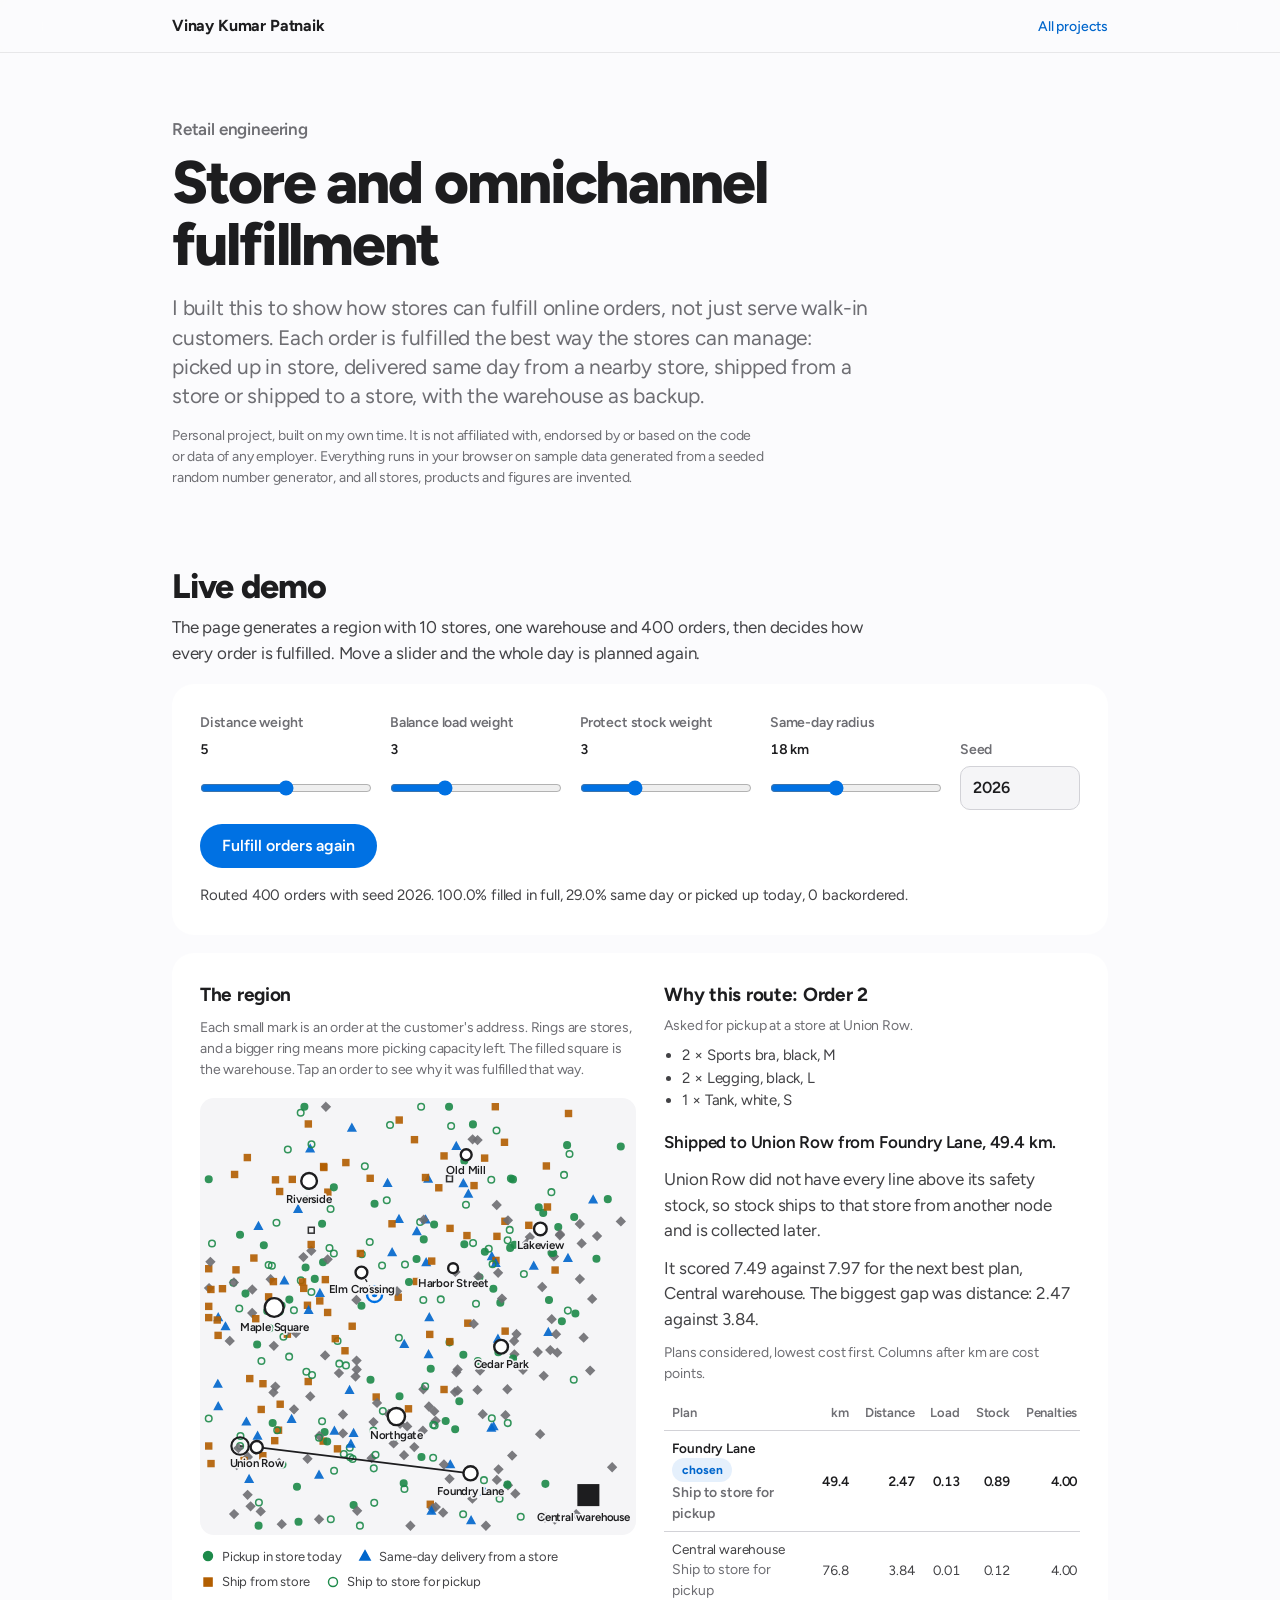
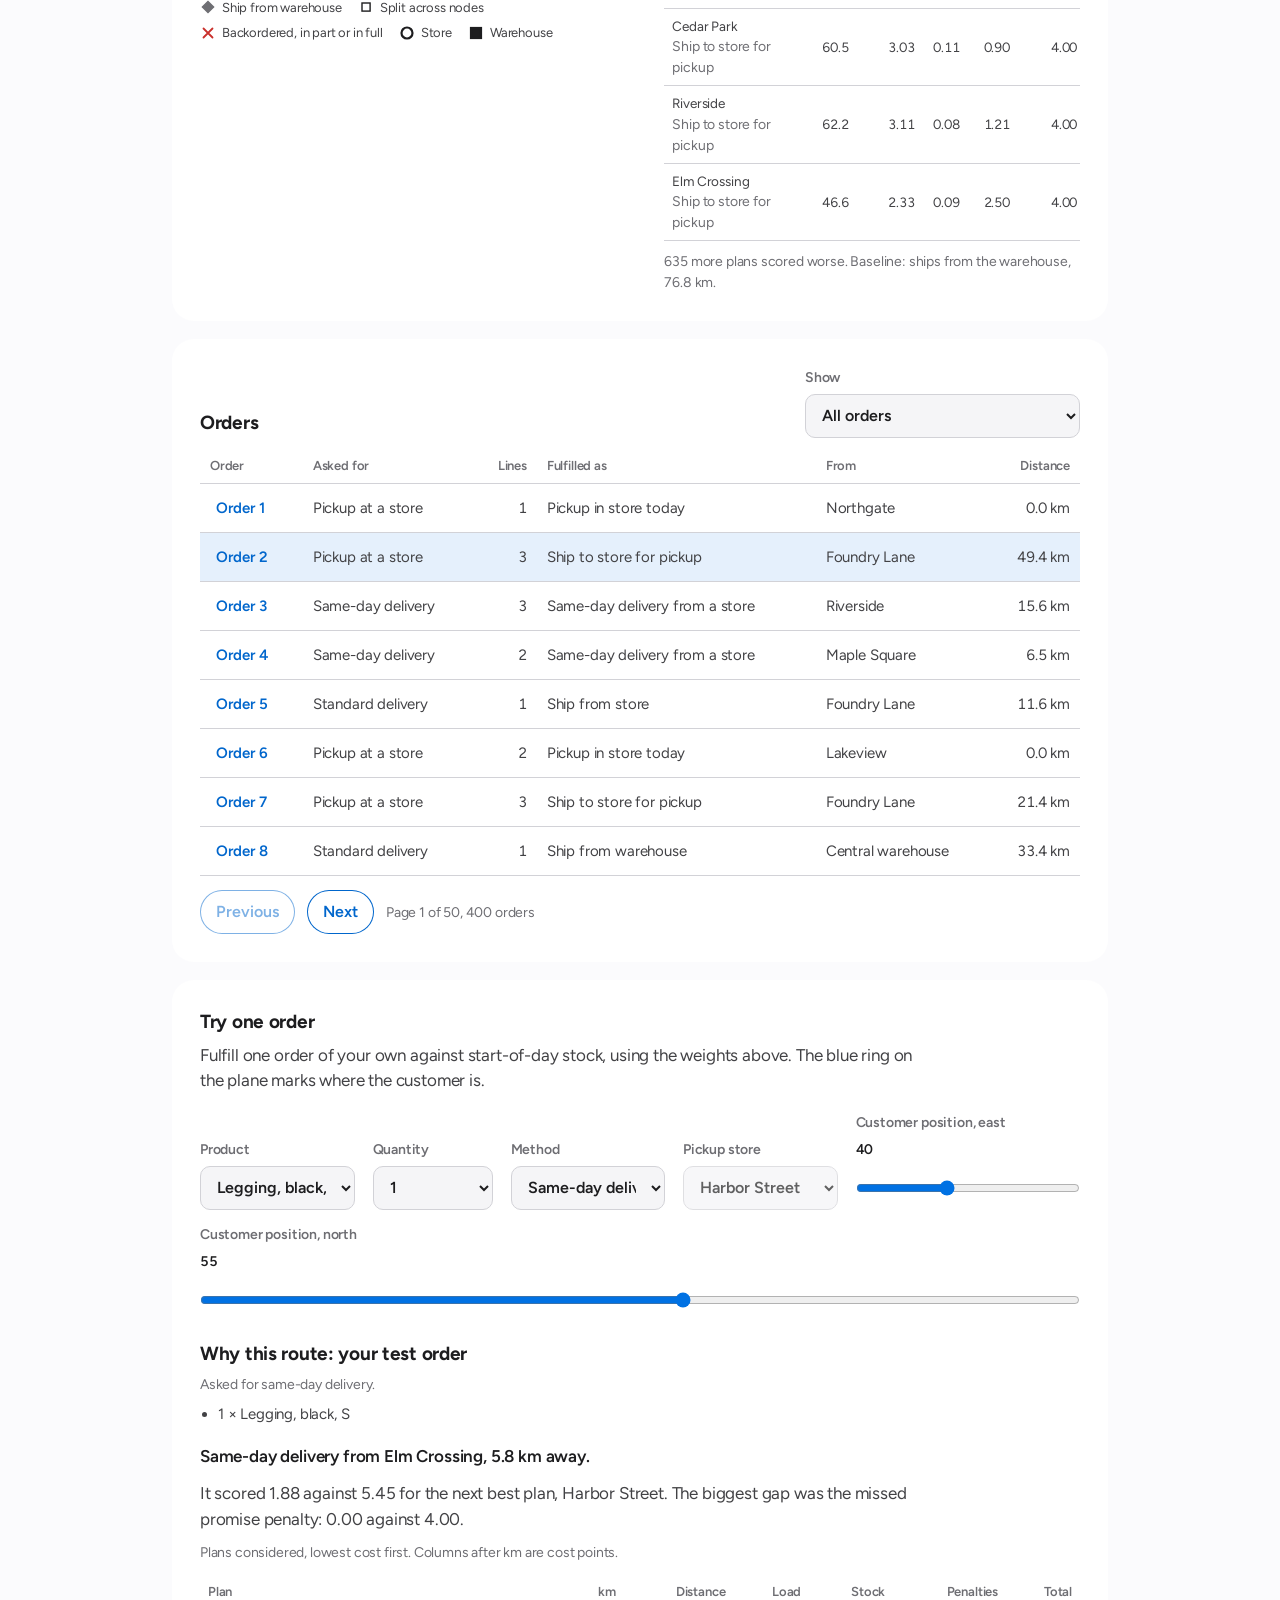
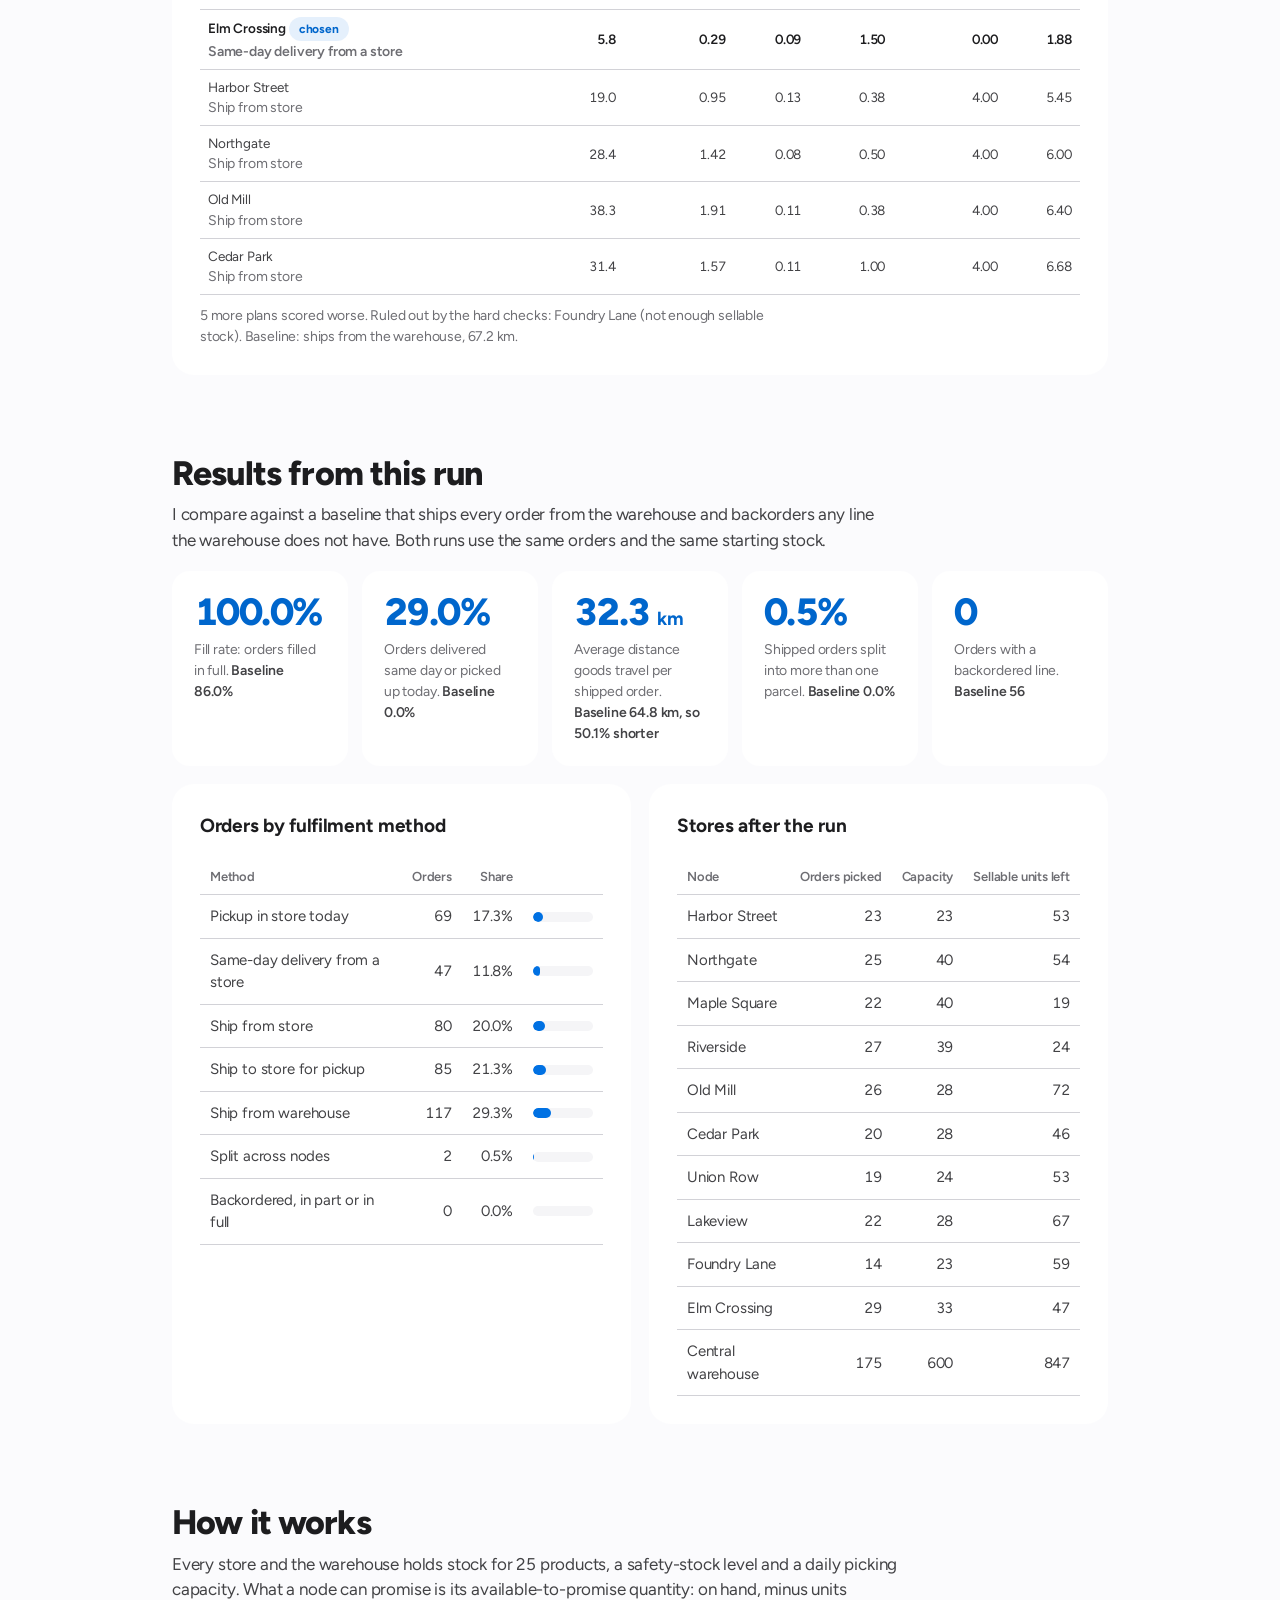
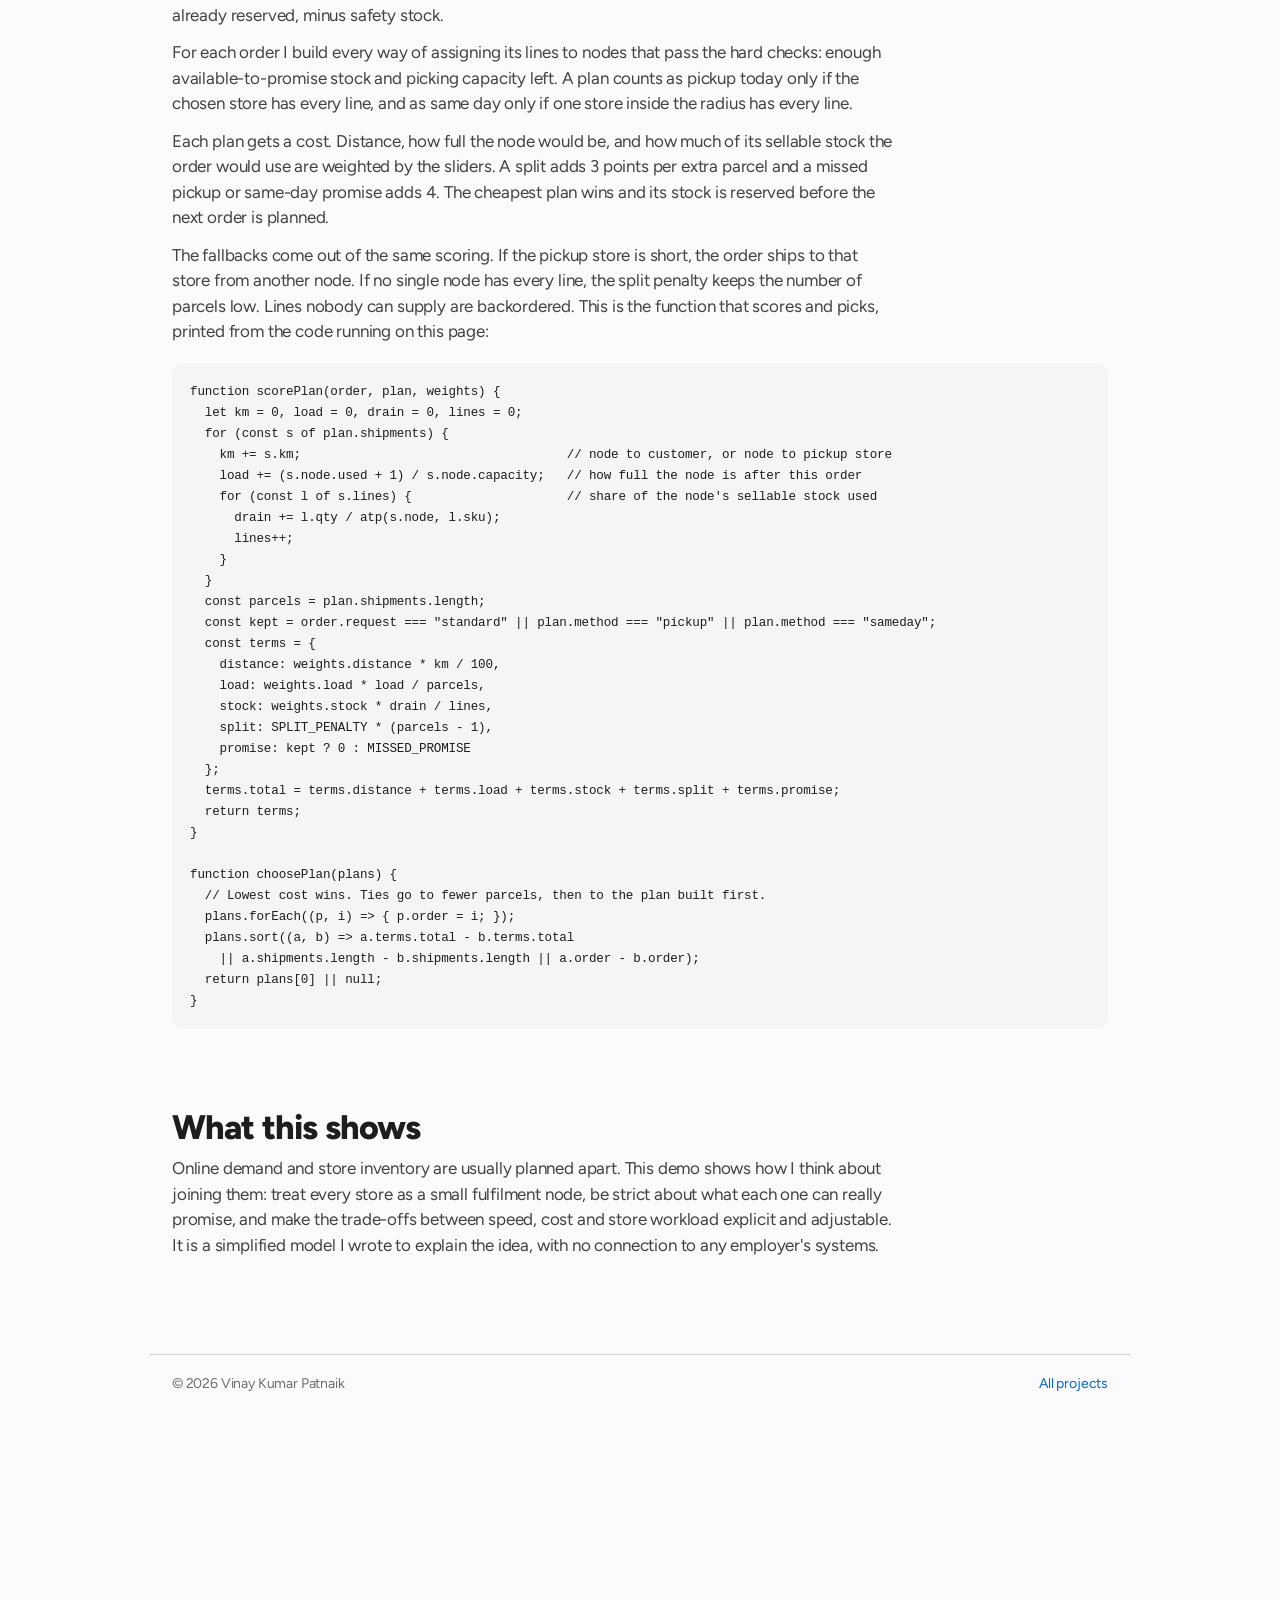
<file: projects/order-routing/index.html>
<!DOCTYPE html>
<html lang="en"><head><meta charset="utf-8"><title>Moved</title>
<meta http-equiv="refresh" content="0; url=/projects/store-fulfillment/">
<link rel="canonical" href="https://vinaykumarpatnaik.com/projects/store-fulfillment/">
<meta name="robots" content="noindex"></head>
<body><p>This page moved to <a href="/projects/store-fulfillment/">Store and omnichannel fulfillment</a>.</p></body></html>
</file>
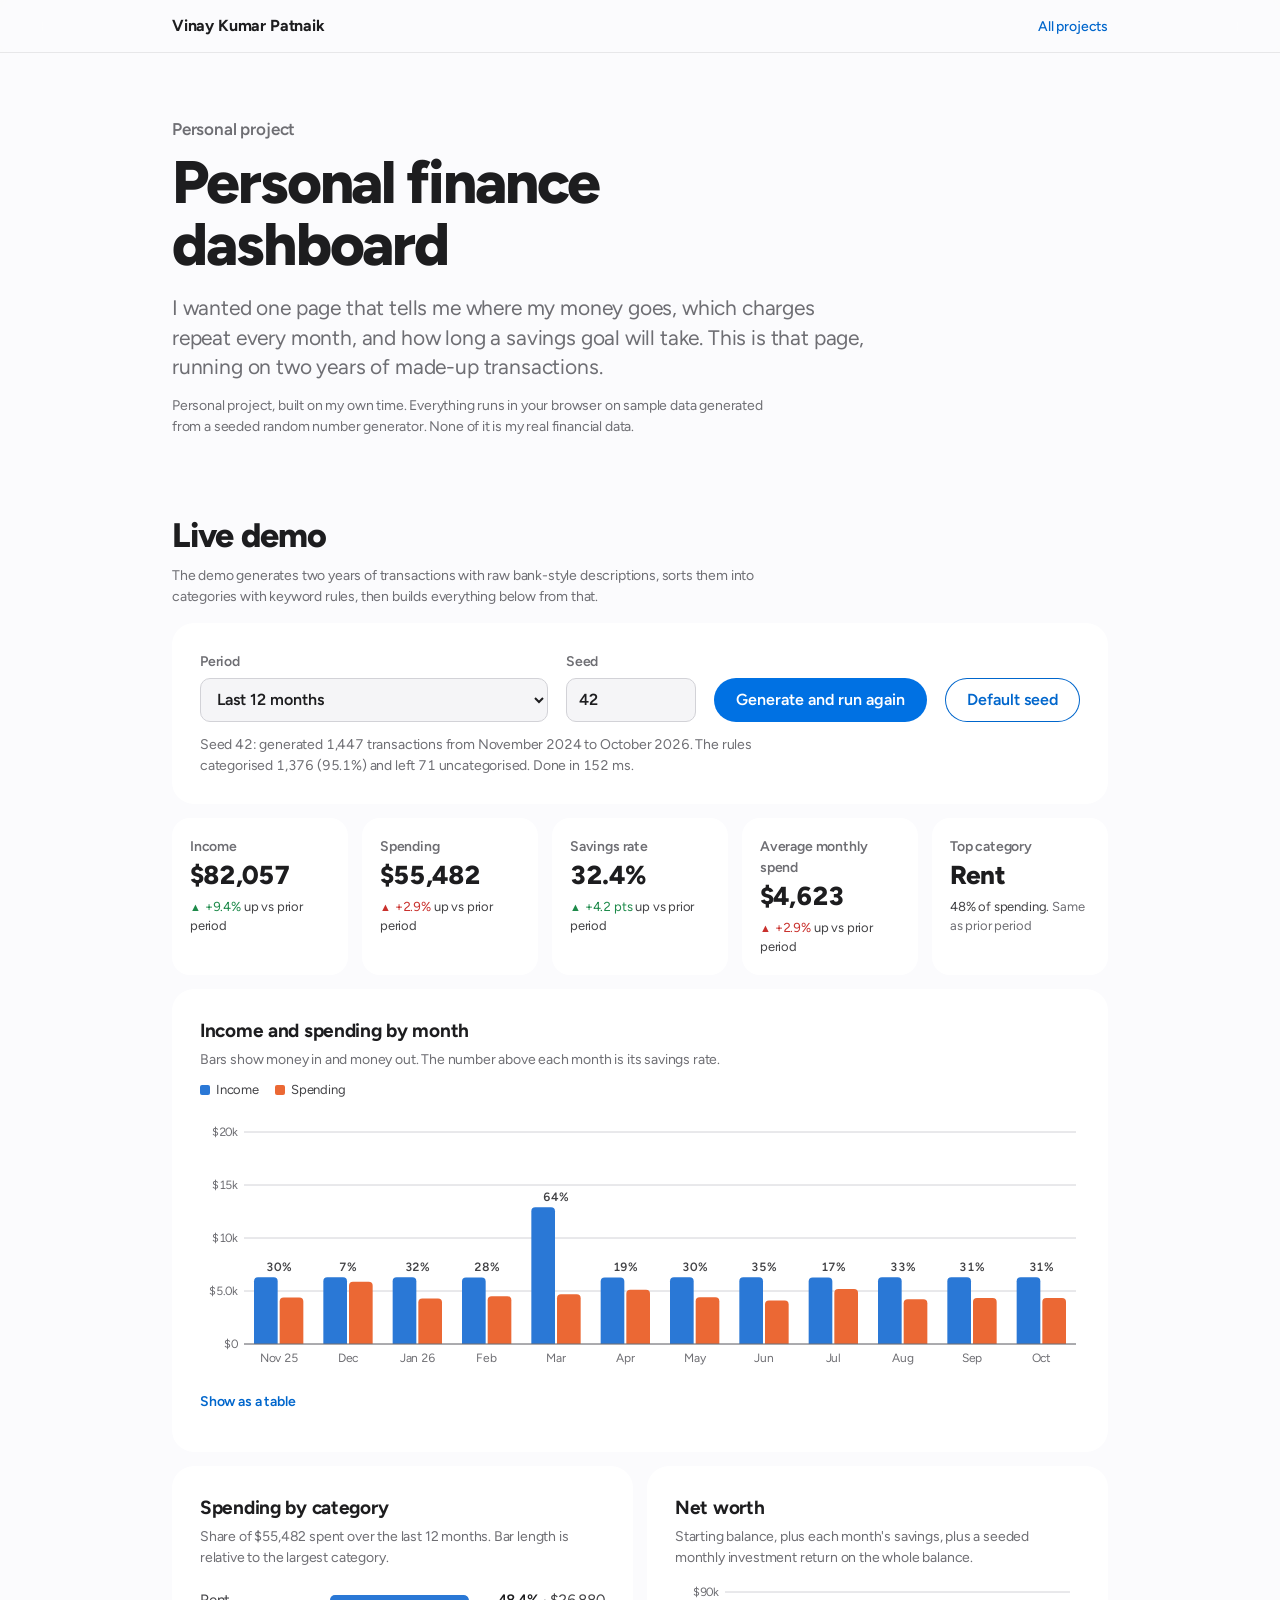
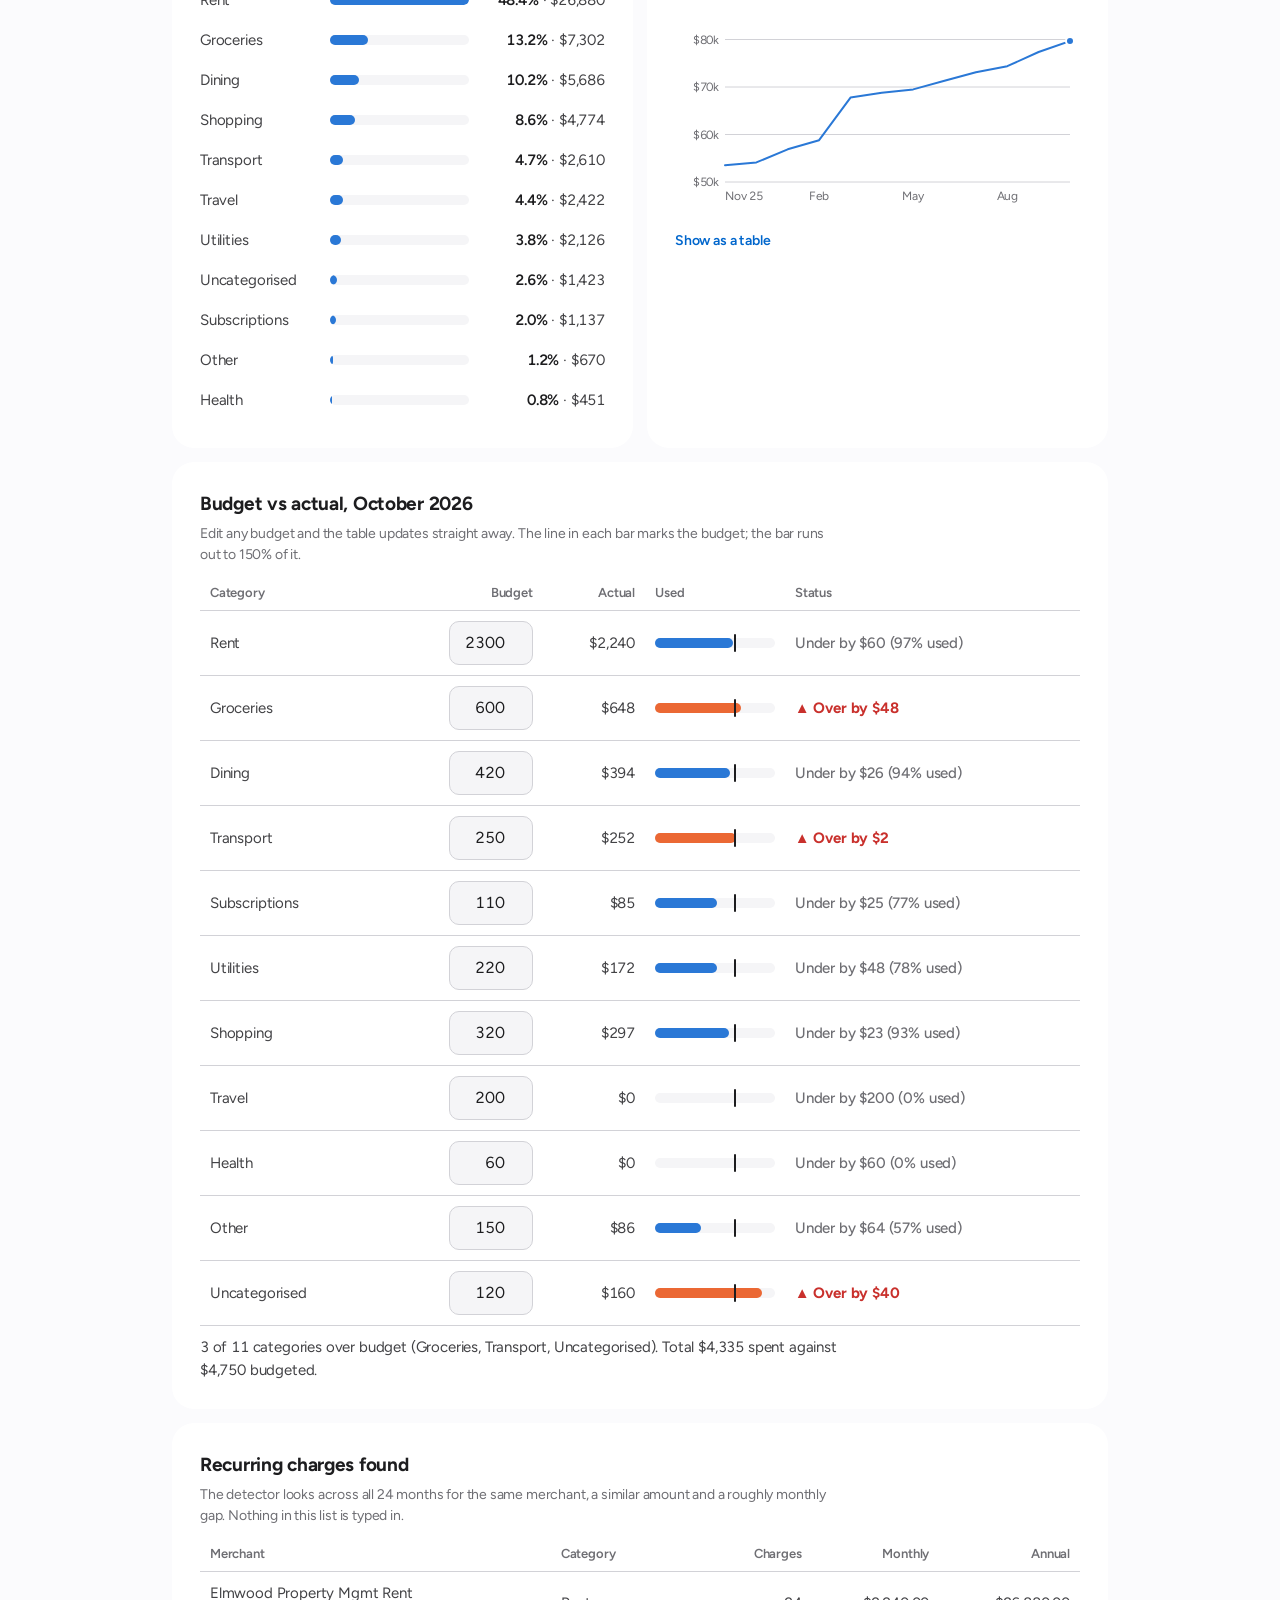
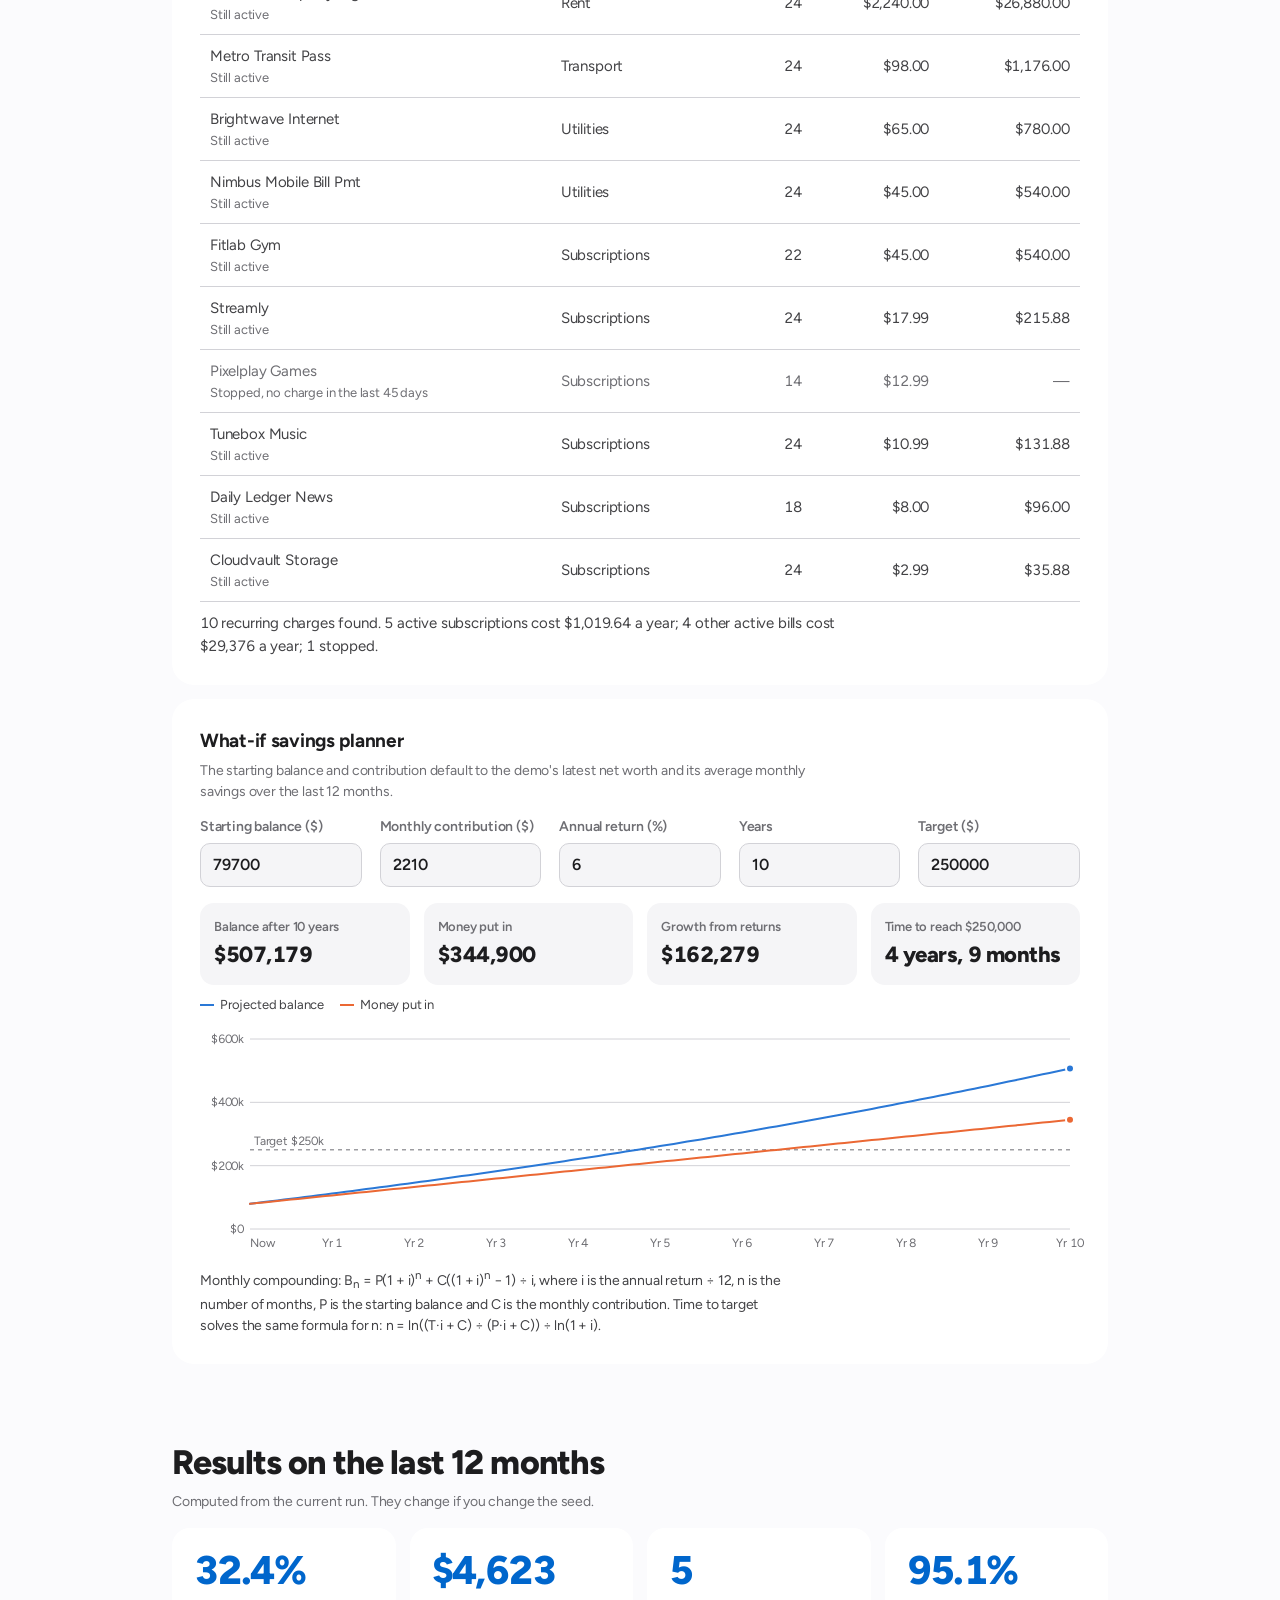
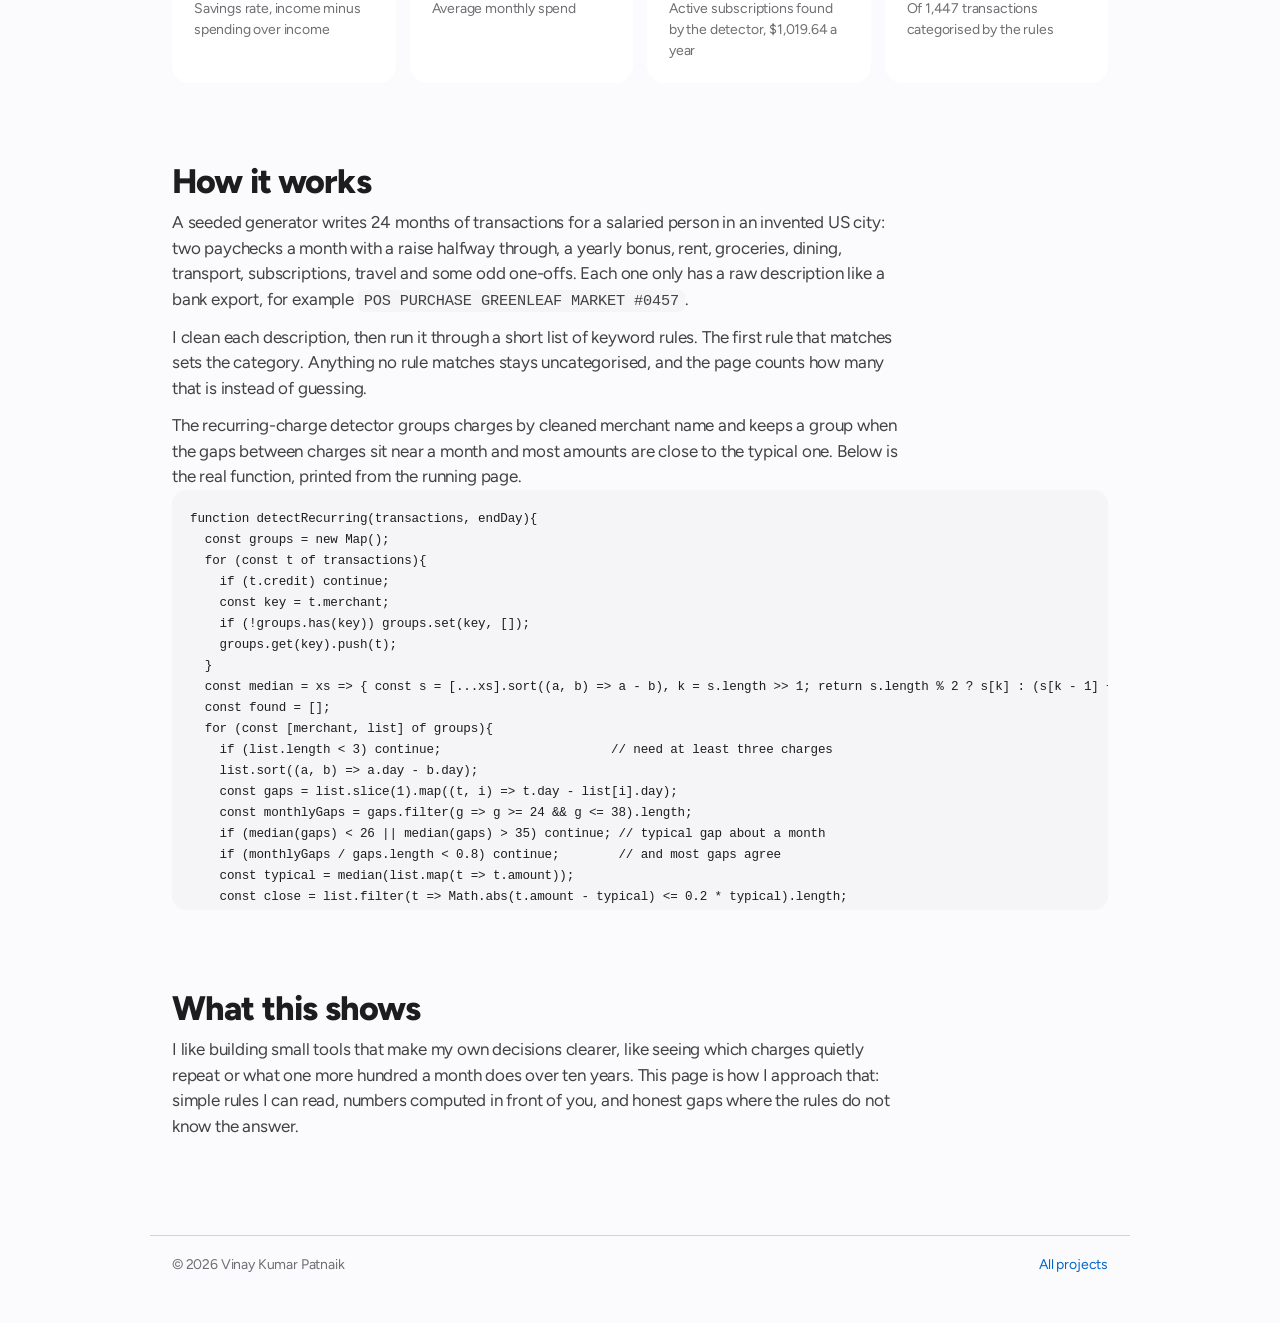
<file: projects/personal-finance/index.html>
<!DOCTYPE html>
<html lang="en">
<head>
<meta charset="utf-8">
<meta name="viewport" content="width=device-width, initial-scale=1">
<title>Personal finance dashboard — Vinay Kumar Patnaik</title>
<meta name="description" content="A personal finance dashboard over 24 months of generated transactions: rule-based categorising, period KPIs, budgets, a recurring-charge finder, net worth and a savings planner. Runs in the browser on seeded sample data.">
<link rel="preconnect" href="https://fonts.googleapis.com">
<link rel="preconnect" href="https://fonts.gstatic.com" crossorigin>
<link rel="stylesheet" href="https://fonts.googleapis.com/css2?family=Figtree:wght@400;500;600;700;800&display=swap">
<link rel="stylesheet" href="../shared.css">
<style>
  /* chart mark colours: blue and orange, checked for colour-blind separation on both surfaces */
  :root{--s1:#2a78d6;--s2:#eb6834;--grid:var(--hair)}
  @media (prefers-color-scheme:dark){:root{--s1:#3987e5;--s2:#d95926}}

  .stack{display:grid;gap:14px}
  .panel > h3{margin-bottom:4px}
  .hint{font-size:14px;color:var(--muted);max-width:70ch}
  .controls label{flex:1 1 160px}
  .controls select,.controls input{width:100%}
  .controls .seed{flex:0 1 130px}
  .controls .btn{flex:0 0 auto}
  .plan-controls label{flex:1 1 140px}
  .status{font-size:14px;color:var(--muted);margin-top:12px;font-variant-numeric:tabular-nums}

  .kpis{display:grid;grid-template-columns:repeat(2,1fr);gap:14px}
  @media (min-width:760px){.kpis{grid-template-columns:repeat(5,1fr)}}
  .kpi{background:var(--surface);border-radius:18px;padding:18px}
  .kpi .l{font-size:14px;color:var(--muted);font-weight:600}
  .kpi .v{font-size:26px;font-weight:800;letter-spacing:-0.03em;line-height:1.15;color:var(--ink);font-variant-numeric:tabular-nums;margin-top:4px;white-space:nowrap;overflow:hidden;text-overflow:ellipsis}
  .kpi .d{font-size:13px;color:var(--body);margin-top:6px;font-variant-numeric:tabular-nums}
  .kpi .d .ic{font-size:11px;margin-right:4px}
  .good{color:var(--good)} .bad{color:var(--bad)} .flat{color:var(--muted)}
  @media (max-width:420px){.kpi{padding:14px}.kpi .v{font-size:22px}}
  .kpis .kpi:last-child{grid-column:1/-1}
  @media (min-width:760px){.kpis .kpi:last-child{grid-column:auto}}

  .two{display:grid;gap:14px;grid-template-columns:1fr}
  @media (min-width:820px){.two{grid-template-columns:1fr 1fr}}

  .chart{position:relative;margin-top:10px}
  .chart svg{display:block;width:100%;overflow:visible}
  .chart text{font-family:var(--font);font-size:12px;fill:var(--muted);font-variant-numeric:tabular-nums}
  .chart text.val{fill:var(--body);font-weight:600}
  .chart .gridline{stroke:var(--grid);stroke-width:1}
  .chart .baseline{stroke:var(--muted);stroke-width:1}
  .chart .cross{stroke:var(--muted);stroke-width:1}
  .chart .dot{stroke:var(--surface);stroke-width:2}
  .chart .b1{fill:var(--s1)} .chart .b2{fill:var(--s2)}
  .chart .l1{stroke:var(--s1);stroke-width:2;fill:none} .chart .l2{stroke:var(--s2);stroke-width:2;fill:none}
  .chart .ref{stroke:var(--muted);stroke-width:1;stroke-dasharray:4 4}
  .chart .grp:hover .bm,.chart .grp:focus .bm{filter:brightness(1.15)}
  .chart .grp:focus{outline:none}
  .chart .grp:focus .hit{stroke:var(--cta);stroke-width:2}
  .tip{position:absolute;pointer-events:none;z-index:2;background:var(--surface);color:var(--ink);border:1px solid var(--hair);border-radius:10px;padding:8px 10px;font-size:13px;line-height:1.4;box-shadow:0 6px 20px rgba(0,0,0,.14);white-space:nowrap;font-variant-numeric:tabular-nums}
  .tip[hidden]{display:none}
  .tip .t{color:var(--muted);font-size:12px}
  .tip .r{display:flex;align-items:center;gap:6px}
  .tip .r span{color:var(--muted)}
  .key{display:inline-block;width:14px;height:0;border-top:2px solid var(--s1);flex:none}
  .key.k2{border-color:var(--s2)}
  .sw{display:inline-block;width:10px;height:10px;border-radius:2px;background:var(--s1);flex:none}
  .sw.k2{background:var(--s2)}
  .legend{display:flex;flex-wrap:wrap;gap:6px 16px;font-size:13px;color:var(--body);margin-top:10px}
  .legend span{display:inline-flex;align-items:center;gap:6px}
  details{margin-top:10px;font-size:14px}
  summary{cursor:pointer;color:var(--link);font-weight:600;min-height:44px;display:inline-flex;align-items:center}
  details .scroll{max-height:280px;overflow:auto;margin-top:4px}

  .cat-row{display:grid;grid-template-columns:118px 1fr 124px;gap:4px 12px;align-items:center;min-height:40px;font-size:15px;color:var(--body)}
  .cat-row .n{white-space:nowrap;overflow:hidden;text-overflow:ellipsis}
  .cat-row .a{text-align:right;font-variant-numeric:tabular-nums;white-space:nowrap}
  .cat-row .a b{color:var(--ink);font-weight:600}
  .cat-row .bar > i{background:var(--s1);border-radius:0 980px 980px 0}
  @media (max-width:420px){.cat-row{grid-template-columns:100px 1fr 112px;gap:4px 8px;font-size:14px}}

  .budget input[type=number]{width:84px;min-height:44px;text-align:right}
  .budget td{vertical-align:middle}
  .ba{position:relative;height:10px;border-radius:980px;background:var(--field);min-width:70px}
  .ba > i{position:absolute;left:0;top:0;bottom:0;background:var(--s1);border-radius:980px}
  .ba > i.over{background:var(--s2)}
  .ba > b{position:absolute;top:-4px;bottom:-4px;width:2px;background:var(--ink);border-radius:1px}
  .flag{font-weight:700;white-space:nowrap}
  .flag.over{color:var(--bad)}
  .flag.ok{color:var(--muted);font-weight:500}
  .sum-line{font-size:15px;color:var(--body);margin-top:10px;font-variant-numeric:tabular-nums}

  .subs td .m{display:block;font-size:13px;color:var(--muted)}
  .subs tr.stopped td{color:var(--muted)}

  .plan-out{display:grid;grid-template-columns:repeat(auto-fit,minmax(160px,1fr));gap:14px;margin-top:16px}
  .plan-out div{background:var(--field);border-radius:14px;padding:14px}
  .plan-out .l{font-size:13px;color:var(--muted);font-weight:600}
  .plan-out .v{font-size:22px;font-weight:800;letter-spacing:-0.02em;color:var(--ink);font-variant-numeric:tabular-nums;margin-top:2px}
  .formula{font-size:14px;color:var(--body);margin-top:12px}
  pre{max-height:420px}
  .metric .v{font-size:clamp(28px,4.2vw,40px)}
</style>
</head>
<body>
<nav><div class="wrap"><a class="me" href="/">Vinay Kumar Patnaik</a><a class="back" href="/#projects">All projects</a></div></nav>

<header class="head wrap">
  <p class="kind">Personal project</p>
  <h1>Personal finance dashboard</h1>
  <p class="sub">I wanted one page that tells me where my money goes, which charges repeat every month, and how long a savings goal will take. This is that page, running on two years of made-up transactions.</p>
  <p class="note">Personal project, built on my own time. Everything runs in your browser on sample data generated from a seeded random number generator. None of it is my real financial data.</p>
</header>

<main>
<section class="wrap" aria-labelledby="demo-h">
  <h2 id="demo-h">Live demo</h2>
  <p class="hint" style="margin-bottom:16px">The demo generates two years of transactions with raw bank-style descriptions, sorts them into categories with keyword rules, then builds everything below from that.</p>
  <div class="stack">
    <div class="panel">
      <div class="controls">
        <label>Period
          <select id="period">
            <option value="3">Last 3 months</option>
            <option value="6">Last 6 months</option>
            <option value="12" selected>Last 12 months</option>
            <option value="24">Last 24 months</option>
          </select>
        </label>
        <label class="seed">Seed
          <input id="seed" type="number" value="42" min="1" step="1" inputmode="numeric">
        </label>
        <button class="btn btn-primary" id="run" type="button">Generate and run again</button>
        <button class="btn btn-ghost" id="reset" type="button">Default seed</button>
      </div>
      <p class="status" id="status" aria-live="polite"></p>
    </div>

    <div class="kpis" id="kpis" aria-live="polite"></div>

    <div class="panel">
      <h3>Income and spending by month</h3>
      <p class="hint">Bars show money in and money out. The number above each month is its savings rate.</p>
      <div class="legend"><span><i class="sw"></i>Income</span><span><i class="sw k2"></i>Spending</span></div>
      <div class="chart" id="c-month"></div>
      <details><summary>Show as a table</summary><div class="scroll" id="t-month"></div></details>
    </div>

    <div class="two">
      <div class="panel">
        <h3>Spending by category</h3>
        <p class="hint" id="cat-hint">Share of spending in the selected period.</p>
        <div id="c-cat" style="margin-top:12px"></div>
      </div>
      <div class="panel">
        <h3>Net worth</h3>
        <p class="hint">Starting balance, plus each month's savings, plus a seeded monthly investment return on the whole balance.</p>
        <div class="chart" id="c-nw"></div>
        <details><summary>Show as a table</summary><div class="scroll" id="t-nw"></div></details>
      </div>
    </div>

    <div class="panel">
      <h3 id="budget-h">Budget vs actual</h3>
      <p class="hint">Edit any budget and the table updates straight away. The line in each bar marks the budget; the bar runs out to 150% of it.</p>
      <div class="scroll" style="margin-top:10px"><table class="budget" aria-describedby="budget-sum">
        <thead><tr><th>Category</th><th class="num">Budget</th><th class="num">Actual</th><th style="min-width:90px">Used</th><th>Status</th></tr></thead>
        <tbody id="t-budget"></tbody>
      </table></div>
      <p class="sum-line" id="budget-sum" aria-live="polite"></p>
    </div>

    <div class="panel">
      <h3>Recurring charges found</h3>
      <p class="hint">The detector looks across all 24 months for the same merchant, a similar amount and a roughly monthly gap. Nothing in this list is typed in.</p>
      <div class="scroll" style="margin-top:10px"><table class="subs">
        <thead><tr><th>Merchant</th><th>Category</th><th class="num">Charges</th><th class="num">Monthly</th><th class="num">Annual</th></tr></thead>
        <tbody id="t-subs"></tbody>
      </table></div>
      <p class="sum-line" id="subs-sum" aria-live="polite"></p>
    </div>

    <div class="panel">
      <h3>What-if savings planner</h3>
      <p class="hint">The starting balance and contribution default to the demo's latest net worth and its average monthly savings over the last 12 months.</p>
      <div class="controls plan-controls" style="margin-top:14px">
        <label>Starting balance ($)<input id="p-start" type="number" min="0" step="100"></label>
        <label>Monthly contribution ($)<input id="p-c" type="number" min="0" step="10"></label>
        <label>Annual return (%)<input id="p-r" type="number" min="-20" max="30" step="0.5" value="6"></label>
        <label>Years<input id="p-y" type="number" min="1" max="50" step="1" value="10"></label>
        <label>Target ($)<input id="p-t" type="number" min="0" step="1000" value="250000"></label>
      </div>
      <div class="plan-out" id="plan-out" aria-live="polite"></div>
      <div class="legend"><span><i class="key"></i>Projected balance</span><span><i class="key k2"></i>Money put in</span></div>
      <div class="chart" id="c-plan"></div>
      <p class="formula">Monthly compounding: B<sub>n</sub> = P(1 + i)<sup>n</sup> + C((1 + i)<sup>n</sup> − 1) ÷ i, where i is the annual return ÷ 12, n is the number of months, P is the starting balance and C is the monthly contribution. Time to target solves the same formula for n: n = ln((T·i + C) ÷ (P·i + C)) ÷ ln(1 + i).</p>
    </div>
  </div>
</section>

<section class="wrap" aria-labelledby="m-h">
  <h2 id="m-h">Results on the last 12 months</h2>
  <p class="hint" style="margin-bottom:16px">Computed from the current run. They change if you change the seed.</p>
  <div class="metrics" id="metrics" aria-live="polite"></div>
</section>

<section class="wrap" aria-labelledby="how-h">
  <h2 id="how-h">How it works</h2>
  <p>A seeded generator writes 24 months of transactions for a salaried person in an invented US city: two paychecks a month with a raise halfway through, a yearly bonus, rent, groceries, dining, transport, subscriptions, travel and some odd one-offs. Each one only has a raw description like a bank export, for example <code>POS PURCHASE GREENLEAF MARKET #0457</code>.</p>
  <p>I clean each description, then run it through a short list of keyword rules. The first rule that matches sets the category. Anything no rule matches stays uncategorised, and the page counts how many that is instead of guessing.</p>
  <p>The recurring-charge detector groups charges by cleaned merchant name and keeps a group when the gaps between charges sit near a month and most amounts are close to the typical one. Below is the real function, printed from the running page.</p>
  <pre><code id="code"></code></pre>
</section>

<section class="wrap" aria-labelledby="what-h">
  <h2 id="what-h">What this shows</h2>
  <p>I like building small tools that make my own decisions clearer, like seeing which charges quietly repeat or what one more hundred a month does over ten years. This page is how I approach that: simple rules I can read, numbers computed in front of you, and honest gaps where the rules do not know the answer.</p>
</section>
</main>

<footer><div class="wrap"><span>© 2026 Vinay Kumar Patnaik</span><a href="/#projects">All projects</a></div></footer>

<script>
"use strict";
/* ---------- helpers ---------- */
const $ = id => document.getElementById(id);
const NS = "http://www.w3.org/2000/svg";
function el(tag, attrs, parent){ const e = document.createElementNS(NS, tag); for (const k in attrs) e.setAttribute(k, attrs[k]); if (parent) parent.appendChild(e); return e; }
function h(tag, cls, text){ const e = document.createElement(tag); if (cls) e.className = cls; if (text != null) e.textContent = text; return e; }
const usd0 = new Intl.NumberFormat("en-US", {style:"currency", currency:"USD", maximumFractionDigits:0});
const usd2 = new Intl.NumberFormat("en-US", {style:"currency", currency:"USD", minimumFractionDigits:2, maximumFractionDigits:2});
const money = v => usd0.format(Math.round(v));
const money2 = v => usd2.format(v);
const pct = (v, d=1) => (v*100).toFixed(d) + "%";
function compact(v){ const a = Math.abs(v); if (a >= 1e6) return "$" + (v/1e6).toFixed(a >= 1e7 ? 0 : 1) + "M"; if (a >= 1e3) return "$" + (v/1e3).toFixed(a >= 1e5 ? 0 : (a >= 1e4 ? 0 : 1)) + "k"; return "$" + Math.round(v); }
const reduceMotion = matchMedia("(prefers-reduced-motion: reduce)").matches;

function mulberry32(a){ return function(){ a |= 0; a = a + 0x6D2B79F5 | 0; let t = Math.imul(a ^ a >>> 15, 1 | a); t = t + Math.imul(t ^ t >>> 7, 61 | t) ^ t; return ((t ^ t >>> 14) >>> 0) / 4294967296; }; }

/* ---------- synthetic data ---------- */
const START = Date.UTC(2024, 10, 1); // November 2024; 24 months to October 2026
const MONTHS = 24;
function monthInfo(m){ const d = new Date(Date.UTC(2024, 10 + m, 1)); const y = d.getUTCFullYear(), mo = d.getUTCMonth(); return {y, mo, days: new Date(Date.UTC(y, mo + 1, 0)).getUTCDate(), label: d.toLocaleString("en-US", {month:"short", timeZone:"UTC"}), long: d.toLocaleString("en-US", {month:"long", year:"numeric", timeZone:"UTC"})}; }
const MI = Array.from({length: MONTHS}, (_, m) => monthInfo(m));

function generate(seed){
  const rnd = mulberry32(seed);
  const U = (a, b) => a + (b - a) * rnd();
  const I = (a, b) => Math.floor(U(a, b + 1));
  const N = () => { let u = 0; while (!u) u = rnd(); return Math.sqrt(-2 * Math.log(u)) * Math.cos(2 * Math.PI * rnd()); };
  const pick = arr => arr[Math.floor(rnd() * arr.length)];
  const amt = (base, sd) => Math.max(1, Math.round(base * Math.exp(N() * sd) * 100) / 100);
  const store = () => "#" + String(I(100, 9899)).padStart(4, "0");
  const tx = [];
  function add(m, day, desc, amount, credit){
    const info = MI[m]; day = Math.min(Math.max(1, Math.round(day)), info.days);
    const t = Date.UTC(info.y, info.mo, day);
    tx.push({t, m, day: Math.round((t - START) / 864e5), desc, amount: Math.round(amount * 100) / 100, credit: !!credit});
  }
  const groc = ["GREENLEAF MARKET", "HARBOR FOODS", "CORNER GROCER", "FRESHWAY FOODS"];
  const dine = ["BLUE FIG CAFE", "NOODLE HOUSE", "LUNA TAQUERIA", "PIER 9 PIZZA", "MORNING BREW CO", "SAFFRON KITCHEN", "THE DAILY BAGEL"];
  const shop = [["NORTHPOINT OUTFITTERS", 85], ["HOMEWARE DEPOT", 60], ["PAGE AND QUILL BOOKS", 28], ["MKTPLACE ORDER", 45]];
  const odd = [["CITY DMV FEES", 64], ["LAKEPORT HARDWARE", 38], ["POST OFFICE", 14], ["SPOTLESS DRY CLEANERS", 26], ["ATM WITHDRAWAL", 80], ["CHECK", 120], ["P2P PAYMENT TO J RIVERA", 45], ["MISC DEBIT", 30]];
  const subs = [
    {d:"STREAMLY", a:15.49, from:0, to:23, up:{m:15, a:17.99}},
    {d:"TUNEBOX MUSIC", a:10.99, from:0, to:23},
    {d:"CLOUDVAULT STORAGE", a:2.99, from:0, to:23},
    {d:"FITLAB GYM", a:45.00, from:2, to:23},
    {d:"DAILY LEDGER NEWS", a:8.00, from:6, to:23},
    {d:"PIXELPLAY GAMES", a:12.99, from:0, to:13}
  ];
  const trips = [{m:6, nights:4}, {m:9, nights:2}, {m:13, nights:5}, {m:20, nights:3}];
  for (let m = 0; m < MONTHS; m++){
    const info = MI[m], dim = info.days;
    // income: semi-monthly net pay with a raise from month 12, yearly bonus each March
    const pay = m < 12 ? 2880 : 3140;
    add(m, 1, "DIRECT DEP PAYROLL", pay, true);
    add(m, 15, "DIRECT DEP PAYROLL", pay, true);
    if (info.mo === 2) add(m, 20, "DIRECT DEP BONUS", m < 12 ? 5800 : 6600, true);
    add(m, dim, "INTEREST PAID", U(3, 12), true);
    // rent rises at lease renewal
    add(m, 1, "ACH DEBIT ELMWOOD PROPERTY MGMT RENT", m < 12 ? 2150 : 2240);
    // utilities: electric is seasonal, internet and phone are fixed
    const season = 1 + 0.45 * Math.cos((info.mo - 0.5) / 12 * 2 * Math.PI) + 0.25 * Math.max(0, Math.cos((info.mo - 7) / 12 * 2 * Math.PI));
    add(m, U(8, 11), "CITY POWER AND LIGHT AUTOPAY", amt(62 * season, 0.08));
    add(m, U(11, 13), "BRIGHTWAVE INTERNET " + store(), 65.00);
    add(m, U(18, 20), "NIMBUS MOBILE BILL PMT", 45.00);
    // groceries
    for (let k = I(8, 10); k--;) add(m, U(1, dim), "POS PURCHASE " + pick(groc) + " " + store(), amt(60, 0.45));
    // dining, including card readers that send no usable merchant name
    for (let k = I(16, 22); k--;){
      if (rnd() < 0.08) add(m, U(1, dim), "SQ *VENDOR " + I(1000, 9999), amt(14, 0.5));
      else add(m, U(1, dim), pick(["SQ *", "TST* ", ""]) + pick(dine) + (rnd() < 0.5 ? " LAKEPORT" : ""), amt(22, 0.55));
    }
    // transport
    add(m, U(1, 3), "METRO TRANSIT PASS", 98.00);
    for (let k = I(5, 8); k--;) add(m, U(1, dim), "ZIPRIDE TRIP " + I(100000, 999999), amt(17, 0.45));
    for (let k = I(2, 4); k--;) add(m, U(1, dim), "CITYBIKE RIDE", amt(4, 0.3));
    // subscriptions, with a little day-to-day jitter
    subs.forEach((s, i) => { if (m >= s.from && m <= s.to){ const a = s.up && m >= s.up.m ? s.up.a : s.a; add(m, 3 + i * 4 + U(-1, 1), s.d + " " + store(), a); } });
    if (info.mo === 4) add(m, 22, "CODEPAD PRO ANNUAL", 99.00);
    // shopping
    for (let k = I(3, 6); k--;){ const s = pick(shop); add(m, U(1, dim), (rnd() < 0.5 ? "ONLINE PMT " : "POS PURCHASE ") + s[0], amt(s[1], 0.6)); }
    // health
    for (let k = I(0, 2); k--;) add(m, U(1, dim), "WELLCARE PHARMACY " + store(), amt(24, 0.5));
    // irregular one-offs
    for (let k = I(2, 4); k--;){ const o = pick(odd); add(m, U(1, dim), o[0] === "CHECK" ? "CHECK " + I(1001, 1199) : o[0], amt(o[1], 0.5)); }
    if (m === 8) add(m, 17, "DENTAL ARTS CLINIC", 380.00);
    if (m === 17) add(m, 9, "ONLINE PMT HOMEWARE DEPOT", amt(900, 0.1));
    // travel
    const trip = trips.find(t => t.m === m);
    if (trip){
      const d0 = U(5, dim - trip.nights - 2);
      add(m, d0 - 20 < 1 ? 1 : d0 - 20, "SKYLARK AIR TICKET", amt(420, 0.25));
      add(m, d0 + trip.nights, "HARBORVIEW INN " + store(), Math.round(trip.nights * U(140, 220) * 100) / 100);
      for (let k = trip.nights + 1; k--;) add(m, d0 + k, pick(dine) + " SEASIDE", amt(30, 0.4));
    }
  }
  tx.sort((a, b) => a.t - b.t);
  // a separate stream for the investment return so it does not shift with transaction counts
  const r2 = mulberry32(seed * 7919 + 1);
  const N2 = () => { let u = 0; while (!u) u = r2(); return Math.sqrt(-2 * Math.log(u)) * Math.cos(2 * Math.PI * r2()); };
  const returns = Array.from({length: MONTHS}, () => 0.005 + 0.025 * N2());
  return {tx, returns, startBalance: 28000};
}

/* ---------- categoriser ---------- */
const RULES = [
  ["Income",        ["DIRECT DEP", "PAYROLL", "INTEREST PAID"]],
  ["Rent",          ["RENT", "PROPERTY MGMT"]],
  ["Utilities",     ["POWER AND LIGHT", "INTERNET", "MOBILE BILL"]],
  ["Groceries",     ["MARKET", "FOODS", "GROCER"]],
  ["Subscriptions", ["STREAMLY", "TUNEBOX", "CLOUDVAULT", "FITLAB", "DAILY LEDGER", "PIXELPLAY", "CODEPAD"]],
  ["Dining",        ["CAFE", "NOODLE", "TAQUERIA", "PIZZA", "BREW", "KITCHEN", "BAGEL"]],
  ["Transport",     ["TRANSIT", "ZIPRIDE", "CITYBIKE"]],
  ["Travel",        ["AIR", "INN", "HOTEL"]],
  ["Shopping",      ["OUTFITTERS", "HOMEWARE", "BOOKS", "MKTPLACE"]],
  ["Health",        ["PHARMACY", "DENTAL", "CLINIC"]],
  ["Other",         ["DMV", "HARDWARE", "POST OFFICE", "DRY CLEANERS"]]
];
const PREFIXES = ["POS PURCHASE ", "ONLINE PMT ", "ACH DEBIT ", "SQ *", "TST* "];
function cleanDescription(raw){
  let s = raw.toUpperCase();
  for (const p of PREFIXES) if (s.startsWith(p)) s = s.slice(p.length);
  return s.split(/\s+/).filter(w => w && !/\d/.test(w) && w !== "LAKEPORT" && w !== "SEASIDE" && w !== "AUTOPAY").join(" ");
}
function categorise(raw){
  const padded = " " + cleanDescription(raw) + " ";
  for (const [category, words] of RULES)
    if (words.some(w => padded.includes(" " + w + " "))) return category;
  return "Uncategorised";
}

/* ---------- recurring-charge detector ---------- */
function detectRecurring(transactions, endDay){
  const groups = new Map();
  for (const t of transactions){
    if (t.credit) continue;
    const key = t.merchant;
    if (!groups.has(key)) groups.set(key, []);
    groups.get(key).push(t);
  }
  const median = xs => { const s = [...xs].sort((a, b) => a - b), k = s.length >> 1; return s.length % 2 ? s[k] : (s[k - 1] + s[k]) / 2; };
  const found = [];
  for (const [merchant, list] of groups){
    if (list.length < 3) continue;                       // need at least three charges
    list.sort((a, b) => a.day - b.day);
    const gaps = list.slice(1).map((t, i) => t.day - list[i].day);
    const monthlyGaps = gaps.filter(g => g >= 24 && g <= 38).length;
    if (median(gaps) < 26 || median(gaps) > 35) continue; // typical gap about a month
    if (monthlyGaps / gaps.length < 0.8) continue;        // and most gaps agree
    const typical = median(list.map(t => t.amount));
    const close = list.filter(t => Math.abs(t.amount - typical) <= 0.2 * typical).length;
    if (close / list.length < 0.8) continue;              // amounts within 20% of typical
    const last = list[list.length - 1];
    found.push({
      merchant, category: last.category, count: list.length,
      monthly: last.amount, annual: last.amount * 12,
      active: endDay - last.day <= 45                     // still charging recently
    });
  }
  return found.sort((a, b) => b.annual - a.annual);
}

/* ---------- state ---------- */
const DEFAULT_SEED = 42;
const BUDGET_DEFAULTS = {Rent: 2300, Groceries: 600, Dining: 420, Transport: 250, Subscriptions: 110, Utilities: 220, Shopping: 320, Travel: 200, Health: 60, Other: 150, Uncategorised: 120};
const budgets = {...BUDGET_DEFAULTS};
let D = null; // computed dataset

function build(seed){
  const g = generate(seed);
  for (const t of g.tx){ t.merchant = cleanDescription(t.desc); t.category = categorise(t.desc); }
  const months = MI.map((info, m) => ({m, info, income: 0, spend: 0, cats: {}}));
  for (const t of g.tx){
    const mo = months[t.m];
    if (t.credit) mo.income += t.amount;
    else { mo.spend += t.amount; mo.cats[t.category] = (mo.cats[t.category] || 0) + t.amount; }
  }
  let nw = g.startBalance;
  months.forEach((mo, i) => { mo.saved = mo.income - mo.spend; mo.rate = mo.income ? mo.saved / mo.income : 0; nw = nw * (1 + g.returns[i]) + mo.saved; mo.netWorth = nw; });
  const endDay = Math.round((Date.UTC(2026, 10, 0) - START) / 864e5);
  const recurring = detectRecurring(g.tx, endDay);
  const auto = g.tx.filter(t => t.category !== "Uncategorised").length;
  return {seed, tx: g.tx, months, recurring, auto, total: g.tx.length, startBalance: g.startBalance};
}

function summarise(from, to){ // inclusive month indices
  if (from < 0) return null;
  const ms = D.months.slice(from, to + 1);
  const income = ms.reduce((s, m) => s + m.income, 0), spend = ms.reduce((s, m) => s + m.spend, 0);
  const cats = {};
  ms.forEach(m => { for (const k in m.cats) cats[k] = (cats[k] || 0) + m.cats[k]; });
  const sorted = Object.entries(cats).sort((a, b) => b[1] - a[1]);
  return {n: ms.length, income, spend, rate: income ? (income - spend) / income : 0, avg: spend / ms.length, cats: sorted, top: sorted[0]};
}

/* ---------- KPIs ---------- */
function delta(cur, prev, kind, lowerIsBetter){
  const box = h("p", "d");
  if (prev == null){ box.appendChild(h("span", "flat", "No earlier period in the data")); return box; }
  let diff, txt;
  if (kind === "pp"){ diff = cur - prev; txt = (diff >= 0 ? "+" : "−") + Math.abs(diff * 100).toFixed(1) + " pts"; }
  else { diff = prev ? (cur - prev) / prev : 0; txt = (diff >= 0 ? "+" : "−") + Math.abs(diff * 100).toFixed(1) + "%"; }
  const flat = Math.abs(diff) < 0.0005;
  if (flat) txt = kind === "pp" ? "0.0 pts" : "0.0%";
  const better = lowerIsBetter ? diff < 0 : diff > 0;
  const s = h("span", flat ? "flat" : better ? "good" : "bad");
  s.appendChild(h("span", "ic", flat ? "■" : diff > 0 ? "▲" : "▼"));
  s.setAttribute("aria-hidden", "true");
  s.appendChild(document.createTextNode(txt));
  box.appendChild(s);
  const sr = h("span", null, (flat ? " flat" : diff > 0 ? " up" : " down") + " vs prior period");
  box.appendChild(sr);
  return box;
}
function kpi(label, value, d){ const k = h("div", "kpi"); k.appendChild(h("p", "l", label)); const v = h("p", "v", value); v.title = value; k.appendChild(v); k.appendChild(d); return k; }

function renderKpis(n){
  const cur = summarise(MONTHS - n, MONTHS - 1), prev = summarise(MONTHS - 2 * n, MONTHS - n - 1);
  const box = $("kpis"); box.textContent = "";
  box.appendChild(kpi("Income", money(cur.income), delta(cur.income, prev && prev.income, "pct", false)));
  box.appendChild(kpi("Spending", money(cur.spend), delta(cur.spend, prev && prev.spend, "pct", true)));
  box.appendChild(kpi("Savings rate", pct(cur.rate), delta(cur.rate, prev && prev.rate, "pp", false)));
  box.appendChild(kpi("Average monthly spend", money(cur.avg), delta(cur.avg, prev && prev.avg, "pct", true)));
  const td = h("p", "d");
  td.appendChild(document.createTextNode(pct(cur.top[1] / cur.spend, 0) + " of spending. "));
  if (!prev) td.appendChild(h("span", "flat", "No earlier period in the data"));
  else td.appendChild(h("span", "flat", prev.top[0] === cur.top[0] ? "Same as prior period" : "Prior period: " + prev.top[0]));
  box.appendChild(kpi("Top category", cur.top[0], td));
  return cur;
}

/* ---------- tooltip ---------- */
function makeTip(host){ let t = host.querySelector(".tip"); if (!t){ t = h("div", "tip"); t.hidden = true; host.appendChild(t); } return t; }
function showTip(host, tip, x, y, title, rows){
  tip.textContent = "";
  tip.appendChild(h("div", "t", title));
  rows.forEach(r => { const row = h("div", "r"); if (r.key) row.appendChild(h("i", r.key)); row.appendChild(h("b", null, r.v)); row.appendChild(h("span", null, r.l)); tip.appendChild(row); });
  tip.hidden = false;
  const W = host.clientWidth, tw = tip.offsetWidth, th = tip.offsetHeight;
  let left = x + 12; if (left + tw > W) left = Math.max(0, x - tw - 12);
  tip.style.left = left + "px"; tip.style.top = Math.max(0, y - th - 8) + "px";
}
function niceMax(v){ const p = Math.pow(10, Math.floor(Math.log10(v))); const f = v / p; return (f <= 1 ? 1 : f <= 2 ? 2 : f <= 2.5 ? 2.5 : f <= 5 ? 5 : 10) * p; }
function ticks(lo, hi, count){ const step = niceMax((hi - lo) / count); const out = []; for (let v = Math.ceil(lo / step) * step; v <= hi + 1e-9; v += step) out.push(v); return {out, step}; }

/* ---------- chart 1: monthly income vs spending ---------- */
function drawMonthly(){
  const host = $("c-month"), n = +$("period").value;
  const ms = D.months.slice(MONTHS - n);
  const W = host.clientWidth || 600, H = 260, ml = 44, mr = 4, mt = 22, mb = 26;
  host.querySelectorAll("svg").forEach(s => s.remove());
  const tip = makeTip(host); tip.hidden = true;
  const max = niceMax(Math.max(...ms.map(m => Math.max(m.income, m.spend))));
  const svg = el("svg", {viewBox: `0 0 ${W} ${H}`, height: H, role: "img", "aria-label": `Income and spending for the last ${n} months. Average savings rate ${pct(ms.reduce((s,m)=>s+m.saved,0)/ms.reduce((s,m)=>s+m.income,0))}. Full values are in the table below.`});
  host.insertBefore(svg, tip);
  const y = v => mt + (H - mt - mb) * (1 - v / max);
  ticks(0, max, 4).out.forEach(v => { el("line", {class: "gridline", x1: ml, x2: W - mr, y1: y(v), y2: y(v)}, svg); const t = el("text", {x: ml - 6, y: y(v) + 4, "text-anchor": "end"}, svg); t.textContent = compact(v); });
  const gw = (W - ml - mr) / n, pad = Math.min(gw * 0.18, 10), bw = Math.max(2, (gw - 2 * pad - 2) / 2);
  const showRate = gw >= 34;
  const every = Math.ceil(48 / gw);
  ms.forEach((mo, i) => {
    const gx = ml + i * gw;
    const g = el("g", {class: "grp", tabindex: 0, role: "img", "aria-label": `${mo.info.long}: income ${money(mo.income)}, spending ${money(mo.spend)}, savings rate ${pct(mo.rate)}`}, svg);
    el("rect", {class: "hit", x: gx + 1, y: mt, width: gw - 2, height: H - mt - mb, fill: "transparent", rx: 6}, g);
    [[mo.income, "b1"], [mo.spend, "b2"]].forEach(([v, c], j) => {
      const x = gx + pad + j * (bw + 2), top = y(v), hgt = y(0) - top, r = Math.min(4, bw / 2, hgt);
      el("path", {class: c + " bm", d: `M${x},${y(0)} V${top + r} Q${x},${top} ${x + r},${top} H${x + bw - r} Q${x + bw},${top} ${x + bw},${top + r} V${y(0)} Z`}, g);
    });
    if (showRate){ const t = el("text", {class: "val", x: gx + gw / 2, y: y(Math.max(mo.income, mo.spend)) - 6, "text-anchor": "middle"}, g); t.textContent = pct(mo.rate, 0); }
    if (i % every === 0 || i === n - 1 && n <= 6){ const t = el("text", {x: gx + gw / 2, y: H - 8, "text-anchor": "middle"}, svg); t.textContent = mo.info.label + (mo.info.mo === 0 || i === 0 ? " " + String(mo.info.y).slice(2) : ""); }
    const show = (ev) => { const r = host.getBoundingClientRect(); const px = ev && ev.clientX != null ? ev.clientX - r.left : gx + gw / 2; const py = ev && ev.clientY != null ? ev.clientY - r.top : y(mo.income); showTip(host, tip, px, py, mo.info.long, [{key: "key", v: money(mo.income), l: "income"}, {key: "key k2", v: money(mo.spend), l: "spending"}, {v: pct(mo.rate), l: "savings rate"}]); };
    g.addEventListener("pointermove", show); g.addEventListener("focus", () => show(null));
    g.addEventListener("pointerleave", () => tip.hidden = true); g.addEventListener("blur", () => tip.hidden = true);
  });
  el("line", {class: "baseline", x1: ml, x2: W - mr, y1: y(0), y2: y(0)}, svg);
}
function tableMonthly(){
  const n = +$("period").value, ms = D.months.slice(MONTHS - n);
  const t = h("table"); const hd = t.createTHead().insertRow();
  [["Month"], ["Income", 1], ["Spending", 1], ["Saved", 1], ["Savings rate", 1]].forEach(([c, num]) => { const th = h("th", num ? "num" : null, c); hd.appendChild(th); });
  const b = t.createTBody();
  ms.forEach(mo => { const r = b.insertRow(); [mo.info.long, money(mo.income), money(mo.spend), money(mo.saved), pct(mo.rate)].forEach((v, i) => { const c = r.insertCell(); c.textContent = v; if (i) c.className = "num"; }); });
  $("t-month").textContent = ""; $("t-month").appendChild(t);
}

/* ---------- chart 2: categories ---------- */
function drawCategories(sum){
  const box = $("c-cat"); box.textContent = "";
  const max = sum.cats[0][1];
  $("cat-hint").textContent = `Share of ${money(sum.spend)} spent over the last ${sum.n} months. Bar length is relative to the largest category.`;
  sum.cats.forEach(([name, v]) => {
    const row = h("div", "cat-row");
    row.appendChild(h("span", "n", name));
    const bar = h("div", "bar"); bar.setAttribute("aria-hidden", "true"); const i = h("i"); i.style.width = (v / max * 100).toFixed(1) + "%"; bar.appendChild(i); row.appendChild(bar);
    const a = h("span", "a"); a.appendChild(h("b", null, pct(v / sum.spend))); a.appendChild(document.createTextNode(" · " + money(v))); row.appendChild(a);
    box.appendChild(row);
  });
}

/* ---------- line chart (net worth and planner) ---------- */
function drawLines(host, opts){
  // opts: {series:[{values, cls, name}], labels:[], title, tipTitle(i), fmt, refLine?, refLabel?, zeroBase}
  const W = host.clientWidth || 600, H = opts.height || 230, ml = 50, mr = 10, mt = 14, mb = 26;
  host.querySelectorAll("svg").forEach(s => s.remove());
  const tip = makeTip(host); tip.hidden = true;
  const all = opts.series.flatMap(s => s.values).concat(opts.refLine != null ? [opts.refLine] : []);
  let lo = opts.zeroBase ? 0 : Math.min(...all), hi = Math.max(...all);
  if (!opts.zeroBase){ const padv = (hi - lo) * 0.08 || hi * 0.05; lo -= padv; hi += padv; }
  const tk = ticks(lo, hi, 4); lo = Math.floor(lo / tk.step) * tk.step; hi = Math.ceil(hi / tk.step) * tk.step;
  const n = opts.labels.length;
  const x = i => ml + (W - ml - mr) * (n > 1 ? i / (n - 1) : 0.5);
  const y = v => mt + (H - mt - mb) * (1 - (v - lo) / (hi - lo));
  const svg = el("svg", {viewBox: `0 0 ${W} ${H}`, height: H, role: "img", "aria-label": opts.title});
  host.insertBefore(svg, tip);
  ticks(lo, hi, 4).out.forEach(v => { el("line", {class: "gridline", x1: ml, x2: W - mr, y1: y(v), y2: y(v)}, svg); const t = el("text", {x: ml - 6, y: y(v) + 4, "text-anchor": "end"}, svg); t.textContent = compact(v); });
  if (opts.refLine != null && opts.refLine <= hi){ el("line", {class: "ref", x1: ml, x2: W - mr, y1: y(opts.refLine), y2: y(opts.refLine)}, svg); const t = el("text", {x: ml + 4, y: y(opts.refLine) - 5}, svg); t.textContent = opts.refLabel; }
  const labelled = opts.labels.map((l, i) => l ? i : -1).filter(i => i >= 0);
  const every = Math.ceil(labelled.length / Math.max(2, Math.floor((W - ml - mr) / 68)));
  const keep = new Set(labelled.filter((_, k) => k % every === 0));
  opts.labels.forEach((l, i) => { if (keep.has(i)){ const t = el("text", {x: x(i), y: H - 8, "text-anchor": i === 0 ? "start" : "middle"}, svg); t.textContent = l; } });
  opts.series.forEach(s => { el("path", {class: s.cls, d: s.values.map((v, i) => (i ? "L" : "M") + x(i).toFixed(1) + "," + y(v).toFixed(1)).join(" "), "stroke-linejoin": "round", "stroke-linecap": "round"}, svg); });
  opts.series.forEach(s => { const i = n - 1; el("circle", {class: "dot", cx: x(i), cy: y(s.values[i]), r: 4, fill: s.cls === "l2" ? "var(--s2)" : "var(--s1)"}, svg); });
  const cross = el("line", {class: "cross", y1: mt, y2: H - mb, visibility: "hidden"}, svg);
  const dots = opts.series.map(s => el("circle", {class: "dot", r: 4, visibility: "hidden", fill: s.cls === "l2" ? "var(--s2)" : "var(--s1)"}, svg));
  const overlay = el("rect", {x: ml, y: mt, width: W - ml - mr, height: H - mt - mb, fill: "transparent", tabindex: 0, "aria-label": opts.title + " Use left and right arrow keys to read values."}, svg);
  let cur = n - 1;
  const showAt = (i, px, py) => {
    cur = i; cross.setAttribute("x1", x(i)); cross.setAttribute("x2", x(i)); cross.setAttribute("visibility", "visible");
    opts.series.forEach((s, k) => { dots[k].setAttribute("cx", x(i)); dots[k].setAttribute("cy", y(s.values[i])); dots[k].setAttribute("visibility", "visible"); });
    showTip(host, tip, px == null ? x(i) : px, py == null ? y(opts.series[0].values[i]) : py, opts.tipTitle(i), opts.series.map(s => ({key: s.cls === "l2" ? "key k2" : "key", v: opts.fmt(s.values[i]), l: s.name})));
  };
  const hide = () => { tip.hidden = true; cross.setAttribute("visibility", "hidden"); dots.forEach(d => d.setAttribute("visibility", "hidden")); };
  overlay.addEventListener("pointermove", ev => { const r = svg.getBoundingClientRect(); const px = (ev.clientX - r.left) * W / r.width; const i = Math.max(0, Math.min(n - 1, Math.round((px - ml) / ((W - ml - mr) / Math.max(1, n - 1))))); showAt(i, ev.clientX - host.getBoundingClientRect().left, ev.clientY - host.getBoundingClientRect().top); });
  overlay.addEventListener("pointerleave", hide); overlay.addEventListener("blur", hide);
  overlay.addEventListener("focus", () => showAt(cur));
  overlay.addEventListener("keydown", ev => { if (ev.key === "ArrowLeft" || ev.key === "ArrowRight"){ ev.preventDefault(); showAt(Math.max(0, Math.min(n - 1, cur + (ev.key === "ArrowRight" ? 1 : -1)))); } });
}

function drawNetWorth(){
  const n = +$("period").value, ms = D.months.slice(MONTHS - n);
  const first = ms[0], last = ms[ms.length - 1];
  const before = MONTHS - n - 1 >= 0 ? D.months[MONTHS - n - 1].netWorth : D.startBalance;
  drawLines($("c-nw"), {
    series: [{values: ms.map(m => m.netWorth), cls: "l1", name: "net worth"}],
    labels: ms.map((m, i) => m.info.label + (m.info.mo === 0 || i === 0 ? " " + String(m.info.y).slice(2) : "")),
    title: `Net worth at month end, ${first.info.long} to ${last.info.long}: from ${money(first.netWorth)} to ${money(last.netWorth)}, a change of ${money(last.netWorth - before)} over the period.`,
    tipTitle: i => ms[i].info.long, fmt: money
  });
  const t = h("table"); const hd = t.createTHead().insertRow();
  [["Month"], ["Saved", 1], ["Return", 1], ["Net worth", 1]].forEach(([c, num]) => hd.appendChild(h("th", num ? "num" : null, c)));
  const b = t.createTBody();
  ms.forEach(mo => { const prevNw = mo.m ? D.months[mo.m - 1].netWorth : D.startBalance; const r = b.insertRow(); [mo.info.long, money(mo.saved), money(mo.netWorth - prevNw - mo.saved), money(mo.netWorth)].forEach((v, i) => { const c = r.insertCell(); c.textContent = v; if (i) c.className = "num"; }); });
  $("t-nw").textContent = ""; $("t-nw").appendChild(t);
}

/* ---------- chart 3: budget vs actual ---------- */
function buildBudgetTable(){
  const latest = D.months[MONTHS - 1];
  $("budget-h").textContent = "Budget vs actual, " + latest.info.long;
  const cats = Object.keys(BUDGET_DEFAULTS);
  const tb = $("t-budget"); tb.textContent = "";
  cats.forEach(c => {
    const r = tb.insertRow(); r.dataset.cat = c;
    r.insertCell().textContent = c;
    const ci = r.insertCell(); ci.className = "num";
    const inp = document.createElement("input"); inp.type = "number"; inp.min = "0"; inp.step = "10"; inp.value = budgets[c]; inp.setAttribute("aria-label", "Budget for " + c + " in dollars");
    inp.addEventListener("input", () => { const v = parseFloat(inp.value); budgets[c] = isFinite(v) && v >= 0 ? v : 0; updateBudget(); });
    ci.appendChild(inp);
    const ca = r.insertCell(); ca.className = "num act";
    const cb = r.insertCell(); const ba = h("div", "ba"); ba.appendChild(h("i")); ba.appendChild(h("b")); ba.setAttribute("aria-hidden", "true"); cb.appendChild(ba);
    r.insertCell().className = "st";
  });
  updateBudget();
}
function updateBudget(){
  const latest = D.months[MONTHS - 1];
  let over = 0, totB = 0, totA = 0; const overNames = [];
  const rows = [...$("t-budget").rows];
  rows.forEach(r => {
    const c = r.dataset.cat, b = budgets[c], a = latest.cats[c] || 0;
    totB += b; totA += a;
    r.querySelector(".act").textContent = money(a);
    const bar = r.querySelector(".ba i"), mark = r.querySelector(".ba b");
    // the track runs to 150% of budget, so the budget line sits two thirds along
    const used = b > 0 ? Math.min(a / b, 1.5) : (a > 0 ? 1.5 : 0);
    bar.style.width = (used / 1.5 * 100).toFixed(1) + "%"; bar.classList.toggle("over", a > b);
    mark.style.left = "calc(66.7% - 1px)";
    const st = r.querySelector(".st"); st.textContent = "";
    if (a > b){ over++; overNames.push(c); st.appendChild(h("span", "flag over", "▲ Over by " + money(a - b))); }
    else st.appendChild(h("span", "flag ok", b ? "Under by " + money(b - a) + " (" + pct(a / b, 0) + " used)" : "No budget, nothing spent"));
  });
  $("budget-sum").textContent = `${over} of ${rows.length} categories over budget${over ? " (" + overNames.join(", ") + ")" : ""}. Total ${money(totA)} spent against ${money(totB)} budgeted.`;
}

/* ---------- subscriptions ---------- */
function renderSubs(){
  const tb = $("t-subs"); tb.textContent = "";
  D.recurring.forEach(s => {
    const r = tb.insertRow(); if (!s.active) r.className = "stopped";
    const c0 = r.insertCell(); c0.appendChild(document.createTextNode(s.merchant.toLowerCase().replace(/(^|\s)\S/g, x => x.toUpperCase()))); c0.appendChild(h("span", "m", s.active ? "Still active" : "Stopped, no charge in the last 45 days"));
    r.insertCell().textContent = s.category;
    const c2 = r.insertCell(); c2.className = "num"; c2.textContent = s.count;
    const c3 = r.insertCell(); c3.className = "num"; c3.textContent = money2(s.monthly);
    const c4 = r.insertCell(); c4.className = "num"; c4.textContent = s.active ? money2(s.annual) : "—";
  });
  const subs = D.recurring.filter(s => s.active && s.category === "Subscriptions");
  const bills = D.recurring.filter(s => s.active && s.category !== "Subscriptions");
  const stopped = D.recurring.filter(s => !s.active);
  $("subs-sum").textContent = `${D.recurring.length} recurring charges found. ${subs.length} active subscriptions cost ${money2(subs.reduce((t, s) => t + s.annual, 0))} a year; ${bills.length} other active bills cost ${money(bills.reduce((t, s) => t + s.annual, 0))} a year; ${stopped.length} stopped.`;
  return {subs, annual: subs.reduce((t, s) => t + s.annual, 0)};
}

/* ---------- planner ---------- */
function projected(P, C, annual, months){ const i = annual / 12; const g = Math.pow(1 + i, months); return i === 0 ? P + C * months : P * g + C * (g - 1) / i; }
function monthsToTarget(P, C, annual, T){
  if (P >= T) return 0;
  const i = annual / 12;
  if (i === 0) return C > 0 ? Math.ceil((T - P) / C) : Infinity;
  const num = T * i + C, den = P * i + C;
  if (den <= 0 || num / den <= 0) return Infinity;
  const n = Math.log(num / den) / Math.log(1 + i);
  return isFinite(n) && n > 0 ? Math.ceil(n - 1e-9) : Infinity;
}
function fmtMonths(n){ if (n === 0) return "Already there"; if (!isFinite(n) || n > 1200) return "Not within 100 years"; const y = Math.floor(n / 12), m = n % 12; return (y ? y + (y === 1 ? " year" : " years") : "") + (y && m ? ", " : "") + (m ? m + (m === 1 ? " month" : " months") : ""); }
function num(id, fb){ const v = parseFloat($(id).value); return isFinite(v) ? v : fb; }
function updatePlanner(){
  const P = Math.max(0, num("p-start", 0)), C = Math.max(0, num("p-c", 0)), r = Math.min(30, Math.max(-20, num("p-r", 0))) / 100;
  const Y = Math.min(50, Math.max(1, Math.round(num("p-y", 10)))), T = Math.max(0, num("p-t", 0));
  const months = Y * 12;
  const bal = [], put = [], labels = [];
  for (let k = 0; k <= months; k++){ bal.push(projected(P, C, r, k)); put.push(P + C * k); labels.push(k % 12 === 0 ? (k / 12 === 0 ? "Now" : "Yr " + k / 12) : ""); }
  const end = bal[months], contributed = P + C * months, mt = monthsToTarget(P, C, r, T);
  const out = $("plan-out"); out.textContent = "";
  [["Balance after " + Y + (Y === 1 ? " year" : " years"), money(end)], ["Money put in", money(contributed)], ["Growth from returns", money(end - contributed)], ["Time to reach " + money(T), fmtMonths(mt)]].forEach(([l, v]) => { const d = h("div"); d.appendChild(h("p", "l", l)); d.appendChild(h("p", "v", v)); out.appendChild(d); });
  drawLines($("c-plan"), {
    series: [{values: bal, cls: "l1", name: "projected balance"}, {values: put, cls: "l2", name: "money put in"}],
    labels, zeroBase: true, refLine: T > 0 && T <= Math.max(end, contributed) * 1.0 ? T : null, refLabel: "Target " + compact(T),
    title: `Projected balance over ${Y} years: ${money(end)}, of which ${money(contributed)} is money put in. Target ${money(T)}: ${fmtMonths(mt)}.`,
    tipTitle: k => k === 0 ? "Now" : fmtMonths(k) + " from now", fmt: money
  });
  return {end, mt};
}

/* ---------- metric tiles (always the last 12 months) ---------- */
function renderMetrics(subInfo){
  const s = summarise(MONTHS - 12, MONTHS - 1);
  const tiles = [
    [pct(s.rate), "Savings rate, income minus spending over income"],
    [money(s.avg), "Average monthly spend"],
    [String(subInfo.subs.length), `Active subscriptions found by the detector, ${money2(subInfo.annual)} a year`],
    [pct(D.auto / D.total), `Of ${D.total.toLocaleString("en-US")} transactions categorised by the rules`]
  ];
  const box = $("metrics"); box.textContent = "";
  tiles.forEach(([v, l]) => { const m = h("div", "metric"); m.appendChild(h("p", "v", v)); m.appendChild(h("p", "l", l)); box.appendChild(m); });
  return {rate: s.rate, avg: s.avg};
}

/* ---------- wiring ---------- */
function renderPeriod(){
  const n = +$("period").value;
  const sum = renderKpis(n);
  drawMonthly(); tableMonthly(); drawCategories(sum); drawNetWorth();
}
function run(){
  let seed = Math.floor(num("seed", DEFAULT_SEED)); if (!(seed >= 1)) seed = DEFAULT_SEED; $("seed").value = seed;
  const t0 = performance.now();
  D = build(seed);
  renderPeriod();
  buildBudgetTable();
  const subInfo = renderSubs();
  const l12 = D.months.slice(MONTHS - 12);
  $("p-start").value = Math.round(D.months[MONTHS - 1].netWorth / 100) * 100;
  $("p-c").value = Math.max(0, Math.round(l12.reduce((t, m) => t + m.saved, 0) / 12 / 10) * 10);
  updatePlanner();
  const met = renderMetrics(subInfo);
  const unc = D.total - D.auto;
  $("status").textContent = `Seed ${seed}: generated ${D.total.toLocaleString("en-US")} transactions from ${MI[0].long} to ${MI[MONTHS - 1].long}. The rules categorised ${D.auto.toLocaleString("en-US")} (${pct(D.auto / D.total)}) and left ${unc} uncategorised. Done in ${Math.max(1, Math.round(performance.now() - t0))} ms.`;
  window.__results = {seed, transactions: D.total, autoShare: D.auto / D.total, uncategorised: unc, savingsRate12: met.rate, avgSpend12: met.avg, subscriptions: subInfo.subs.length, subscriptionsAnnual: subInfo.annual, recurring: D.recurring.length, netWorth: D.months[MONTHS - 1].netWorth};
}
$("run").addEventListener("click", run);
$("reset").addEventListener("click", () => { $("seed").value = DEFAULT_SEED; run(); });
$("period").addEventListener("change", renderPeriod);
["p-start", "p-c", "p-r", "p-y", "p-t"].forEach(id => $(id).addEventListener("input", updatePlanner));
$("code").textContent = detectRecurring.toString();

run();
let lastW = {};
const ro = new ResizeObserver(entries => {
  for (const e of entries){
    const w = Math.round(e.contentRect.width); if (lastW[e.target.id] === w) continue; lastW[e.target.id] = w;
    if (!D) continue;
    if (e.target.id === "c-month") drawMonthly();
    if (e.target.id === "c-nw") drawNetWorth();
    if (e.target.id === "c-plan") updatePlanner();
  }
});
["c-month", "c-nw", "c-plan"].forEach(id => ro.observe($(id)));
</script>
</body>
</html>
</file>
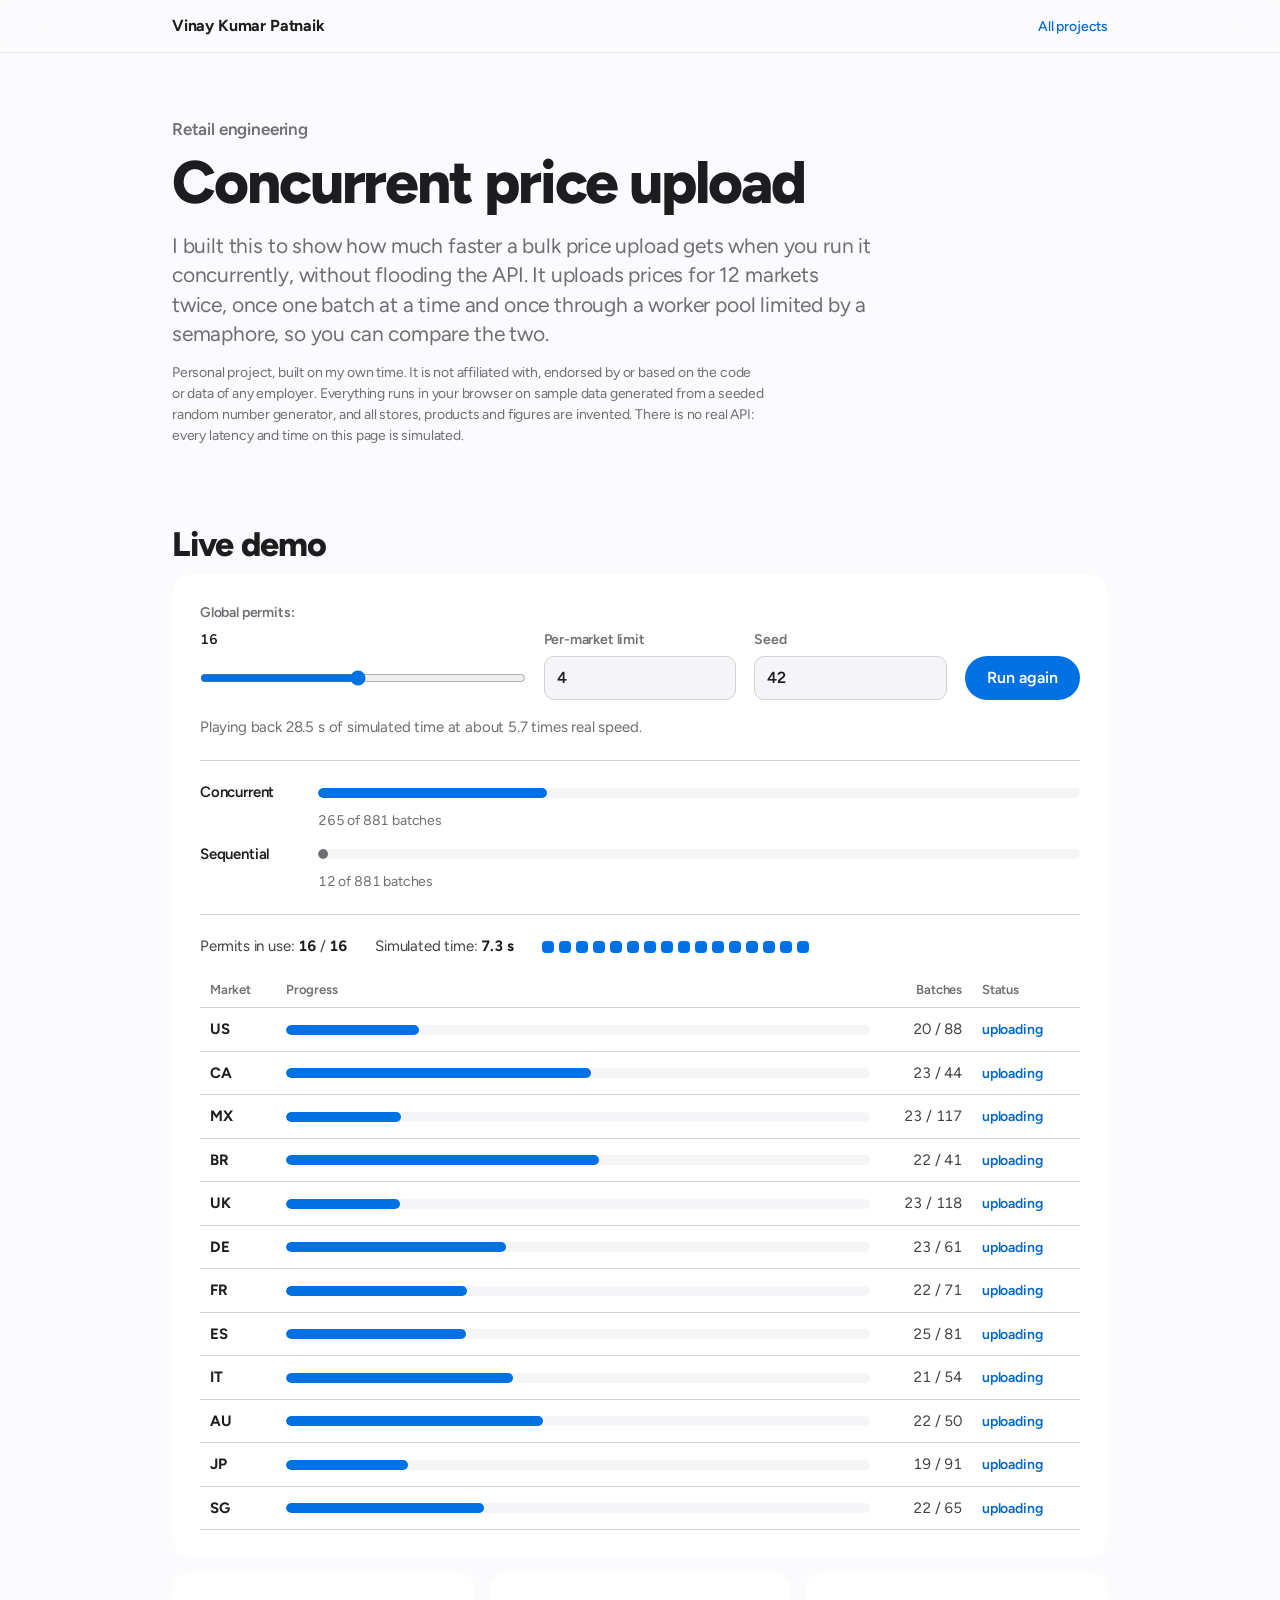
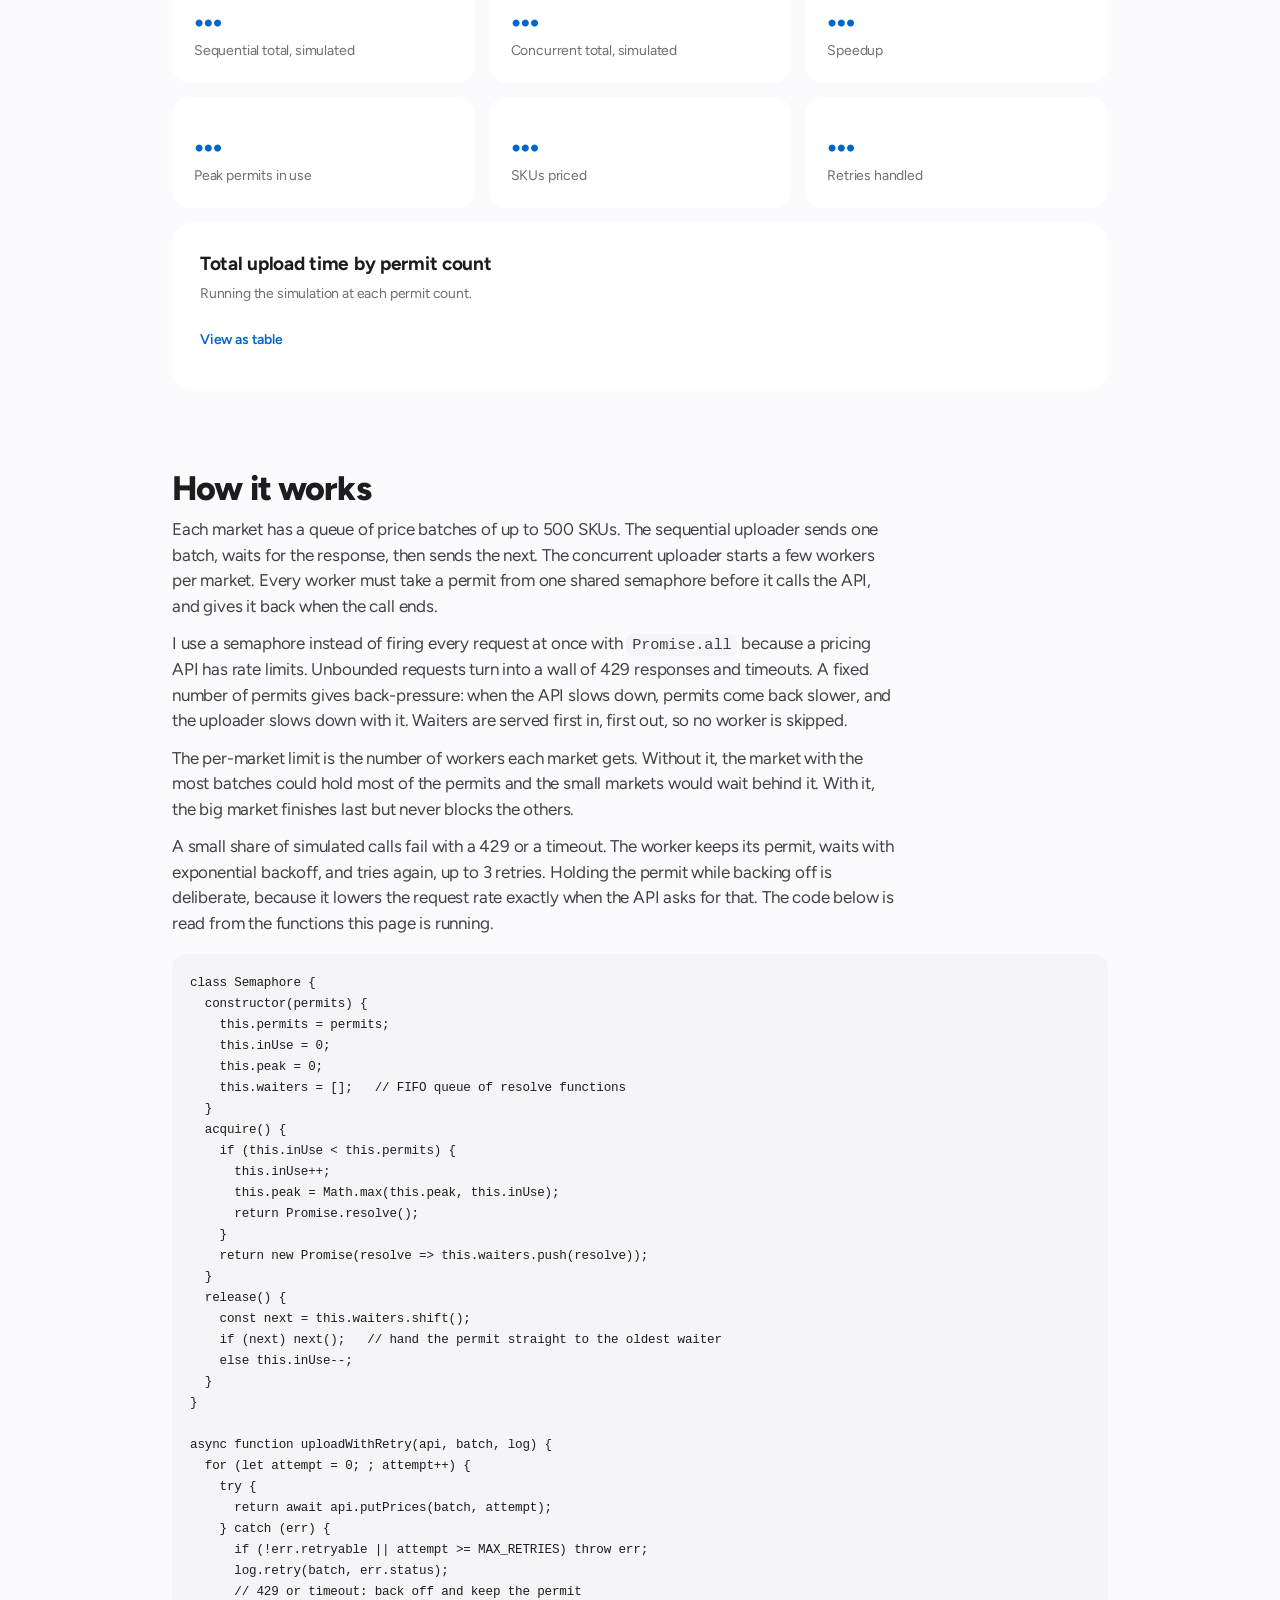
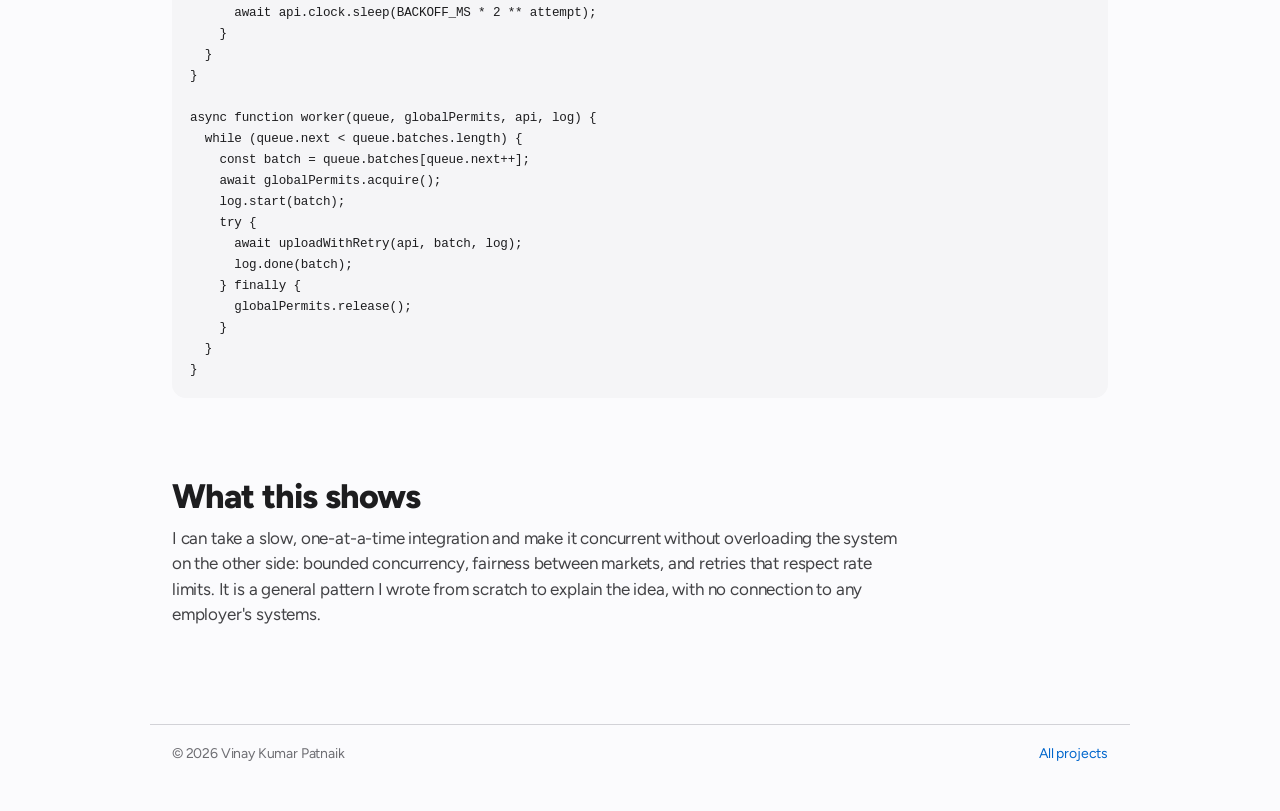
<file: projects/price-upload/index.html>
<!doctype html>
<html lang="en">
<head>
<meta charset="utf-8">
<meta name="viewport" content="width=device-width,initial-scale=1">
<title>Concurrent price upload — Vinay Kumar Patnaik</title>
<meta name="description" content="A live demo that uploads price files for 12 markets to a simulated pricing API, comparing a sequential uploader with a worker pool bounded by a semaphore.">
<link rel="preconnect" href="https://fonts.googleapis.com">
<link rel="preconnect" href="https://fonts.gstatic.com" crossorigin>
<link rel="stylesheet" href="https://fonts.googleapis.com/css2?family=Figtree:wght@400;500;600;700;800&display=swap">
<link rel="stylesheet" href="../shared.css">
<style>
  .controls label{flex:1 1 150px}
  .controls label.wide{flex:2 1 240px}
  .controls input[type=number]{width:100%}
  .controls input[type=range]{width:100%}
  .controls output{color:var(--ink);font-variant-numeric:tabular-nums}
  .status-line{font-size:15px;color:var(--muted);margin-top:16px;max-width:none}

  .race{display:grid;gap:12px;margin-top:22px;padding-top:20px;border-top:1px solid var(--hair)}
  .race-row{display:grid;grid-template-columns:104px 1fr;gap:6px 14px;align-items:center}
  .race-row .name{font-size:15px;font-weight:600;color:var(--ink)}
  .race-row .txt{grid-column:2;font-size:14px;color:var(--muted);font-variant-numeric:tabular-nums}
  .bar.seq > i{background:var(--muted)}
  .bar > i{transition:none}

  .live{display:flex;flex-wrap:wrap;gap:10px 28px;align-items:center;margin-top:22px;padding-top:20px;border-top:1px solid var(--hair)}
  .live .read{font-size:15px;color:var(--body);font-variant-numeric:tabular-nums}
  .live .read b{color:var(--ink);font-weight:700}
  .permits{display:flex;flex-wrap:wrap;gap:5px;flex:1 1 220px}
  .permits i{width:12px;height:12px;border-radius:4px;background:var(--field);box-shadow:inset 0 0 0 1px var(--hair)}
  .permits i.on{background:var(--cta);box-shadow:none}

  .board{margin-top:14px}
  .board table{table-layout:fixed}
  .board th.c-code{width:76px}
  .board th.c-num{width:92px}
  .board th.c-status{width:108px}
  .board td.code{font-weight:700;color:var(--ink)}
  .board td.st{font-size:14px;font-weight:600;color:var(--muted);white-space:nowrap}
  .board td.st[data-s=uploading]{color:var(--link)}
  .board td.st[data-s=done]{color:var(--good)}

  .metric .v{font-size:clamp(26px,3.6vw,38px)}
  .metrics{margin-top:14px;grid-template-columns:repeat(3,1fr)}
  @media (max-width:640px){.metrics{grid-template-columns:repeat(2,1fr)}}

  .chart-panel{margin-top:14px}
  .chart-panel h3{margin-bottom:4px}
  .chart-panel .cap{font-size:14px;color:var(--muted);max-width:none}
  .chart{position:relative;margin-top:14px}
  .chart svg{display:block;width:100%;height:auto;overflow:visible}
  .chart .grid{stroke:var(--hair);stroke-width:1}
  .chart .axis{fill:var(--muted);font-size:12px;font-family:var(--font);font-variant-numeric:tabular-nums}
  .chart .lbl{fill:var(--ink);font-size:12px;font-weight:600;font-family:var(--font);font-variant-numeric:tabular-nums}
  .chart .line{fill:none;stroke:var(--link);stroke-width:2;stroke-linejoin:round;stroke-linecap:round}
  .chart .dot{fill:var(--link);stroke:var(--surface);stroke-width:2}
  .chart .dot.cur{fill:var(--surface);stroke:var(--link);stroke-width:3}
  .chart .hit{fill:transparent;cursor:default}
  .chart .hit:focus{outline:none}
  .chart .hit:focus-visible + .ring, .chart .ring.show{opacity:1}
  .chart .ring{fill:none;stroke:var(--link);stroke-width:1.5;opacity:0;pointer-events:none}
  .tip{position:absolute;pointer-events:none;background:var(--ink);color:var(--surface);font-size:13px;font-weight:600;padding:6px 10px;border-radius:8px;white-space:nowrap;transform:translate(-50%,-100%);opacity:0;font-variant-numeric:tabular-nums}
  .tip.show{opacity:1}
  details{margin-top:14px}
  summary{cursor:pointer;font-size:14px;font-weight:600;color:var(--link);min-height:44px;display:inline-flex;align-items:center}
  details table{max-width:420px}

  #how pre{margin-top:18px;max-width:100%}
  @media (max-width:560px){
    .race-row{grid-template-columns:1fr}
    .race-row .txt{grid-column:1}
    .board th,.board td{padding-inline:6px}
    .board th.c-code{width:48px}
    .board th.c-num{width:74px}
    .board th.c-status{width:84px}
    .board td.st{font-size:13px}
  }
</style>
</head>
<body>
<nav><div class="wrap"><a class="me" href="/">Vinay Kumar Patnaik</a><a class="back" href="/#projects">All projects</a></div></nav>

<header class="head wrap">
  <p class="kind">Retail engineering</p>
  <h1>Concurrent price upload</h1>
  <p class="sub">I built this to show how much faster a bulk price upload gets when you run it concurrently, without flooding the API. It uploads prices for 12 markets twice, once one batch at a time and once through a worker pool limited by a semaphore, so you can compare the two.</p>
  <p class="note">Personal project, built on my own time. It is not affiliated with, endorsed by or based on the code or data of any employer. Everything runs in your browser on sample data generated from a seeded random number generator, and all stores, products and figures are invented. There is no real API: every latency and time on this page is simulated.</p>
</header>

<main>
<section class="wrap" id="demo" aria-labelledby="demo-h">
  <h2 id="demo-h">Live demo</h2>
  <div class="panel">
    <form class="controls" id="controls" onsubmit="return false">
      <label class="wide" for="permits">Global permits: <output id="permitsOut" for="permits"></output>
        <input type="range" id="permits" min="1" max="32" step="1" value="16">
      </label>
      <label for="perMarket">Per-market limit
        <input type="number" id="perMarket" min="1" max="8" step="1" value="4" inputmode="numeric">
      </label>
      <label for="seed">Seed
        <input type="number" id="seed" min="1" max="999999" step="1" value="42" inputmode="numeric">
      </label>
      <button type="button" class="btn btn-primary" id="run">Run again</button>
    </form>
    <p class="status-line" id="status" role="status" aria-live="polite">Preparing the run.</p>

    <div class="race">
      <div class="race-row">
        <span class="name">Concurrent</span>
        <div class="bar" aria-hidden="true"><i id="concBar"></i></div>
        <span class="txt" id="concTxt"></span>
      </div>
      <div class="race-row">
        <span class="name">Sequential</span>
        <div class="bar seq" aria-hidden="true"><i id="seqBar"></i></div>
        <span class="txt" id="seqTxt"></span>
      </div>
    </div>

    <div class="live">
      <span class="read">Permits in use: <b id="inUse">0</b> / <b id="inUseMax">0</b></span>
      <span class="read">Simulated time: <b id="clock">0.0 s</b></span>
      <div class="permits" id="permitDots" aria-hidden="true"></div>
    </div>

    <div class="board scroll">
      <table>
        <thead><tr><th class="c-code">Market</th><th>Progress</th><th class="num c-num">Batches</th><th class="c-status">Status</th></tr></thead>
        <tbody id="board"></tbody>
      </table>
    </div>
  </div>

  <div class="metrics" id="metrics" aria-live="polite">
    <div class="metric"><div class="v" id="mSeq">…</div><div class="l" id="mSeqL">Sequential total, simulated</div></div>
    <div class="metric"><div class="v" id="mConc">…</div><div class="l">Concurrent total, simulated</div></div>
    <div class="metric"><div class="v" id="mSpeed">…</div><div class="l">Speedup</div></div>
    <div class="metric"><div class="v" id="mPeak">…</div><div class="l">Peak permits in use</div></div>
    <div class="metric"><div class="v" id="mSkus">…</div><div class="l" id="mSkusL">SKUs priced</div></div>
    <div class="metric"><div class="v" id="mRetries">…</div><div class="l">Retries handled</div></div>
  </div>

  <div class="panel chart-panel">
    <h3>Total upload time by permit count</h3>
    <p class="cap" id="chartCap">Running the simulation at each permit count.</p>
    <div class="chart" id="chart"></div>
    <details>
      <summary>View as table</summary>
      <div class="scroll"><table>
        <thead><tr><th class="num">Permits</th><th class="num">Total time</th><th class="num">Speedup</th></tr></thead>
        <tbody id="sweepTable"></tbody>
      </table></div>
    </details>
  </div>
</section>

<section class="wrap" id="how" aria-labelledby="how-h">
  <h2 id="how-h">How it works</h2>
  <p>Each market has a queue of price batches of up to <span id="hBatch"></span> SKUs. The sequential uploader sends one batch, waits for the response, then sends the next. The concurrent uploader starts a few workers per market. Every worker must take a permit from one shared semaphore before it calls the API, and gives it back when the call ends.</p>
  <p>I use a semaphore instead of firing every request at once with <code>Promise.all</code> because a pricing API has rate limits. Unbounded requests turn into a wall of 429 responses and timeouts. A fixed number of permits gives back-pressure: when the API slows down, permits come back slower, and the uploader slows down with it. Waiters are served first in, first out, so no worker is skipped.</p>
  <p>The per-market limit is the number of workers each market gets. Without it, the market with the most batches could hold most of the permits and the small markets would wait behind it. With it, the big market finishes last but never blocks the others.</p>
  <p>A small share of simulated calls fail with a 429 or a timeout. The worker keeps its permit, waits with exponential backoff, and tries again, up to <span id="hRetries"></span> retries. Holding the permit while backing off is deliberate, because it lowers the request rate exactly when the API asks for that. The code below is read from the functions this page is running.</p>
  <pre><code id="excerpt"></code></pre>
</section>

<section class="wrap" id="shows" aria-labelledby="shows-h">
  <h2 id="shows-h">What this shows</h2>
  <p>I can take a slow, one-at-a-time integration and make it concurrent without overloading the system on the other side: bounded concurrency, fairness between markets, and retries that respect rate limits. It is a general pattern I wrote from scratch to explain the idea, with no connection to any employer's systems.</p>
</section>
</main>

<footer><div class="wrap"><span>© 2026 Vinay Kumar Patnaik</span><a href="/#projects">All projects</a></div></footer>

<script>
'use strict';

/* ---------- constants ---------- */
const MARKET_CODES = ['US','CA','MX','BR','UK','DE','FR','ES','IT','AU','JP','SG'];
const BATCH_SIZE = 500;        // SKUs per batch
const MAX_RETRIES = 3;         // per batch
const BACKOFF_MS = 300;        // doubles on every retry
const TIMEOUT_MS = 2000;       // simulated client timeout
const SWEEP = [1, 2, 4, 8, 16, 32];
const PLAYBACK_MS = 5000;      // wall-clock length of the animation

/* ---------- seeded data ---------- */
function mulberry32(a) {
  return function () {
    a |= 0; a = a + 0x6D2B79F5 | 0;
    let t = Math.imul(a ^ a >>> 15, 1 | a);
    t = t + Math.imul(t ^ t >>> 7, 61 | t) ^ t;
    return ((t ^ t >>> 14) >>> 0) / 4294967296;
  };
}

function makeMarkets(seed) {
  const rand = mulberry32(seed);
  return MARKET_CODES.map((code, index) => {
    const skus = 19501 + Math.floor(rand() * 40500);          // 40 to 120 batches
    const batches = [];
    for (let i = 0, left = skus; left > 0; i++, left -= BATCH_SIZE) {
      // Each batch carries its own scripted API behaviour, so the outcome
      // does not depend on the order in which workers happen to send it.
      const attempts = [];
      for (;;) {
        const r = rand();
        const ms = 150 + Math.floor(rand() * 451);             // 150 to 600 ms
        if (attempts.length < MAX_RETRIES && r < 0.04) {
          attempts.push({ ms: 40 + Math.floor(ms / 6), status: 429 });
        } else if (attempts.length < MAX_RETRIES && r < 0.06) {
          attempts.push({ ms: TIMEOUT_MS, status: 'timeout' });
        } else {
          attempts.push({ ms, status: 200 });
          break;
        }
      }
      batches.push({ market: index, id: i, skus: Math.min(BATCH_SIZE, left), attempts });
    }
    return { code, index, skus, batches };
  });
}

/* ---------- virtual clock ---------- */
// A macrotask yield. Every pending promise callback runs before it resolves,
// so when it returns all tasks are parked on a sleep or a semaphore.
const settle = (() => {
  if (typeof MessageChannel === 'undefined') return () => new Promise(r => setTimeout(r, 0));
  const ch = new MessageChannel(), q = [];
  ch.port1.onmessage = () => q.shift()();
  return () => new Promise(r => { q.push(r); ch.port2.postMessage(0); });
})();

class VirtualClock {
  constructor() { this.now = 0; this.seq = 0; this.heap = []; }
  sleep(ms) {
    return new Promise(resolve => this.push({ t: this.now + ms, seq: this.seq++, resolve }));
  }
  less(a, b) { return a.t < b.t || (a.t === b.t && a.seq < b.seq); }
  push(e) {
    const h = this.heap; let i = h.push(e) - 1;
    while (i > 0) {
      const p = (i - 1) >> 1;
      if (!this.less(h[i], h[p])) break;
      [h[i], h[p]] = [h[p], h[i]]; i = p;
    }
  }
  pop() {
    const h = this.heap, top = h[0], last = h.pop();
    if (h.length) {
      h[0] = last;
      for (let i = 0;;) {
        let m = i; const l = 2 * i + 1, r = l + 1;
        if (l < h.length && this.less(h[l], h[m])) m = l;
        if (r < h.length && this.less(h[r], h[m])) m = r;
        if (m === i) break;
        [h[i], h[m]] = [h[m], h[i]]; i = m;
      }
    }
    return top;
  }
  // Wake sleepers one at a time in time order, jumping the clock forward.
  async drain() {
    await settle();
    while (this.heap.length) {
      const e = this.pop();
      this.now = e.t;
      e.resolve();
      await settle();
    }
  }
}

/* ---------- simulated pricing API ---------- */
class FakePricingApi {
  constructor(clock) { this.clock = clock; }
  async putPrices(batch, attempt) {
    const scripted = batch.attempts[attempt];
    await this.clock.sleep(scripted.ms);
    if (scripted.status !== 200) {
      const err = new Error('Upload failed: ' + scripted.status);
      err.status = scripted.status;
      err.retryable = true;
      throw err;
    }
    return { accepted: batch.skus };
  }
}

/* ---------- the core: semaphore, retry, worker (shown in the excerpt) ---------- */
class Semaphore {
  constructor(permits) {
    this.permits = permits;
    this.inUse = 0;
    this.peak = 0;
    this.waiters = [];   // FIFO queue of resolve functions
  }
  acquire() {
    if (this.inUse < this.permits) {
      this.inUse++;
      this.peak = Math.max(this.peak, this.inUse);
      return Promise.resolve();
    }
    return new Promise(resolve => this.waiters.push(resolve));
  }
  release() {
    const next = this.waiters.shift();
    if (next) next();   // hand the permit straight to the oldest waiter
    else this.inUse--;
  }
}

async function uploadWithRetry(api, batch, log) {
  for (let attempt = 0; ; attempt++) {
    try {
      return await api.putPrices(batch, attempt);
    } catch (err) {
      if (!err.retryable || attempt >= MAX_RETRIES) throw err;
      log.retry(batch, err.status);
      // 429 or timeout: back off and keep the permit
      await api.clock.sleep(BACKOFF_MS * 2 ** attempt);
    }
  }
}

async function worker(queue, globalPermits, api, log) {
  while (queue.next < queue.batches.length) {
    const batch = queue.batches[queue.next++];
    await globalPermits.acquire();
    log.start(batch);
    try {
      await uploadWithRetry(api, batch, log);
      log.done(batch);
    } finally {
      globalPermits.release();
    }
  }
}

async function uploadConcurrently(markets, permits, perMarket, api, log) {
  const globalPermits = new Semaphore(permits);
  const queues = markets.map(m => ({ batches: m.batches, next: 0 }));
  const workers = [];
  for (let w = 0; w < perMarket; w++) {       // per-market limit = workers per market
    for (const queue of queues) workers.push(worker(queue, globalPermits, api, log));
  }
  await Promise.all(workers);
  return globalPermits;
}

async function uploadSequentially(markets, api, log) {
  for (const market of markets) {
    for (const batch of market.batches) {
      log.start(batch);
      await uploadWithRetry(api, batch, log);
      log.done(batch);
    }
  }
}

/* ---------- running a simulation ---------- */
async function simulate(markets, mode, permits, perMarket) {
  const clock = new VirtualClock();
  const api = new FakePricingApi(clock);
  const events = [];
  let retries = 0, skus = 0, sem = null;
  const log = {
    start: b => events.push({ t: clock.now, k: 's', m: b.market }),
    done: b => { skus += b.skus; events.push({ t: clock.now, k: 'd', m: b.market }); },
    retry: (b, status) => { retries++; events.push({ t: clock.now, k: 'r', m: b.market, status }); }
  };
  let failed = null;
  const job = (mode === 'seq'
    ? uploadSequentially(markets, api, log)
    : uploadConcurrently(markets, permits, perMarket, api, log).then(s => { sem = s; })
  ).catch(e => { failed = e; });
  await clock.drain();
  await job;
  if (failed) throw failed;
  return { total: clock.now, events, retries, skus, peak: sem ? sem.peak : 1 };
}

/* ---------- formatting ---------- */
const $ = id => document.getElementById(id);
const nf = new Intl.NumberFormat('en-US');
const secs = ms => (ms / 1000).toFixed(1) + ' s';
function minSec(ms) {
  const s = Math.round(ms / 1000), m = Math.floor(s / 60);
  return m ? m + ' min ' + (s % 60) + ' s' : s + ' s';
}
const times = x => (x >= 100 ? x.toFixed(0) : x.toFixed(1)) + '×';

/* ---------- board ---------- */
let rows = [];
function buildBoard(markets, permits) {
  const tb = $('board'); tb.textContent = '';
  rows = markets.map(m => {
    const tr = document.createElement('tr');
    tr.innerHTML = '<td class="code"></td><td><div class="bar" aria-hidden="true"><i></i></div></td><td class="num"></td><td class="st"></td>';
    tr.children[0].textContent = m.code;
    tb.appendChild(tr);
    return { fill: tr.querySelector('i'), num: tr.children[2], st: tr.children[3], total: m.batches.length, shown: '' };
  });
  const dots = $('permitDots'); dots.textContent = '';
  for (let i = 0; i < permits; i++) dots.appendChild(document.createElement('i'));
  $('inUseMax').textContent = permits;
}

function paint(state, run, t) {
  const totalBatches = run.totalBatches;
  let concDone = 0;
  rows.forEach((r, i) => {
    const done = state.done[i], fl = state.flying[i];
    concDone += done;
    const s = done === r.total ? 'done' : (fl > 0 || done > 0) ? 'uploading' : 'queued';
    const key = done + s;
    if (key === r.shown) return;
    r.shown = key;
    r.fill.style.width = (100 * done / r.total) + '%';
    r.num.textContent = done + ' / ' + r.total;
    r.st.textContent = s; r.st.dataset.s = s;
  });
  $('inUse').textContent = state.inUse;
  const dots = $('permitDots').children;
  for (let i = 0; i < dots.length; i++) dots[i].classList.toggle('on', i < state.inUse);
  $('clock').textContent = secs(t);
  $('concBar').style.width = (100 * concDone / totalBatches) + '%';
  $('concTxt').textContent = nf.format(concDone) + ' of ' + nf.format(totalBatches) + ' batches' +
    (concDone === totalBatches ? ', finished at ' + secs(run.conc.total) : '');
  $('seqBar').style.width = (100 * state.seqDone / totalBatches) + '%';
  $('seqTxt').textContent = nf.format(state.seqDone) + ' of ' + nf.format(totalBatches) + ' batches' +
    (concDone === totalBatches ? ' at the same moment. It finishes at ' + secs(run.seq.total) + '.' : '');
}

/* ---------- playback of the recorded run ---------- */
function play(run, token) {
  const reduce = matchMedia('(prefers-reduced-motion: reduce)').matches;
  const n = run.markets.length;
  const state = { done: new Array(n).fill(0), flying: new Array(n).fill(0), inUse: 0, seqDone: 0 };
  const ev = run.conc.events, seqDone = run.seq.events.filter(e => e.k === 'd');
  let i = 0, j = 0;
  const advance = t => {
    for (; i < ev.length && ev[i].t <= t; i++) {
      const e = ev[i];
      if (e.k === 's') { state.flying[e.m]++; state.inUse++; }
      else if (e.k === 'd') { state.flying[e.m]--; state.inUse--; state.done[e.m]++; }
    }
    while (j < seqDone.length && seqDone[j].t <= t) j++;
    state.seqDone = j;
    paint(state, run, t);
  };
  return new Promise(resolve => {
    if (reduce) { advance(run.conc.total); return resolve(); }
    const speed = run.conc.total / PLAYBACK_MS;
    let t0 = null;
    const frame = now => {
      if (token !== runToken) return resolve();
      if (t0 === null) t0 = now;
      const t = Math.min(run.conc.total, (now - t0) * speed);
      advance(t);
      if (t < run.conc.total) requestAnimationFrame(frame); else resolve();
    };
    requestAnimationFrame(frame);
  });
}

/* ---------- chart ---------- */
let lastSweep = null;
function drawChart() {
  if (!lastSweep) return;
  const { points, current } = lastSweep;
  const box = $('chart');
  const W = Math.max(260, box.clientWidth), H = 240;
  const L = 46, R = 26, T = 26, B = 40;
  const maxS = Math.max(...points.map(p => p.total)) / 1000;
  const step = [1, 2, 5, 10, 20, 50, 100, 200, 500, 1000, 2000].find(s => maxS / s <= 4);
  const top = Math.ceil(maxS / step) * step;
  const x = i => L + (W - L - R) * (points.length === 1 ? 0.5 : i / (points.length - 1));
  const y = ms => T + (H - T - B) * (1 - ms / 1000 / top);
  let s = '<svg viewBox="0 0 ' + W + ' ' + H + '" width="' + W + '" height="' + H + '" role="img" aria-labelledby="chartT"><title id="chartT">' +
    'Total simulated upload time by permit count: ' + points.map(p => p.permits + ' permits ' + secs(p.total)).join(', ') + '</title>';
  for (let v = 0; v <= top; v += step) {
    s += '<line class="grid" x1="' + L + '" x2="' + (W - R) + '" y1="' + y(v * 1000) + '" y2="' + y(v * 1000) + '"/>' +
         '<text class="axis" x="' + (L - 8) + '" y="' + (y(v * 1000) + 4) + '" text-anchor="end">' + v + ' s</text>';
  }
  points.forEach((p, i) => {
    s += '<text class="axis" x="' + x(i) + '" y="' + (H - B + 18) + '" text-anchor="middle">' + p.permits + '</text>';
  });
  s += '<text class="axis" x="' + (L + (W - L - R) / 2) + '" y="' + (H - 4) + '" text-anchor="middle">Global permits</text>';
  s += '<path class="line" d="' + points.map((p, i) => (i ? 'L' : 'M') + x(i).toFixed(1) + ' ' + y(p.total).toFixed(1)).join(' ') + '"/>';
  points.forEach((p, i) => {
    const cur = p.permits === current, cx = x(i), cy = y(p.total);
    s += '<circle class="dot' + (cur ? ' cur' : '') + '" cx="' + cx + '" cy="' + cy + '" r="' + (cur ? 6 : 5) + '"/>';
    const gap = (W - L - R) / Math.max(1, points.length - 1);
    const lastIdx = points.length - 1, curIdx = points.findIndex(q => q.permits === current);
    const roomy = gap >= 90 || lastIdx - curIdx !== 1;
    if (i === 0 || cur || (i === lastIdx && roomy)) {
      const anchor = i === 0 ? 'start' : i === points.length - 1 ? 'end' : 'middle';
      const dx = i === 0 ? 10 : i === points.length - 1 ? 4 : 0;
      s += '<text class="lbl" x="' + (cx + dx) + '" y="' + (cy - 12) + '" text-anchor="' + anchor + '">' + secs(p.total) + '</text>';
    }
    s += '<circle class="hit" data-i="' + i + '" cx="' + cx + '" cy="' + cy + '" r="18" tabindex="0" role="img" aria-label="' +
         p.permits + ' permits: ' + secs(p.total) + ', ' + times(p.speedup) + ' faster than sequential"/>' +
         '<circle class="ring" cx="' + cx + '" cy="' + cy + '" r="10"/>';
  });
  s += '</svg><div class="tip" id="tip"></div>';
  box.innerHTML = s;
  const tip = $('tip');
  box.querySelectorAll('.hit').forEach(h => {
    const p = points[+h.dataset.i];
    const show = () => {
      tip.textContent = p.permits + (p.permits === 1 ? ' permit: ' : ' permits: ') + secs(p.total) + ', ' + times(p.speedup);
      const half = tip.offsetWidth / 2;
      tip.style.left = Math.min(W - half, Math.max(half, +h.getAttribute('cx'))) + 'px';
      tip.style.top = (+h.getAttribute('cy') - 14) + 'px';
      tip.classList.add('show'); h.nextElementSibling.classList.add('show');
    };
    const hide = () => { tip.classList.remove('show'); h.nextElementSibling.classList.remove('show'); };
    h.addEventListener('pointerenter', show); h.addEventListener('pointerleave', hide);
    h.addEventListener('focus', show); h.addEventListener('blur', hide);
  });
}

function showSweep(run) {
  lastSweep = { points: run.sweep, current: run.permits };
  drawChart();
  $('sweepTable').innerHTML = run.sweep.map(p =>
    '<tr><td class="num">' + p.permits + '</td><td class="num">' + secs(p.total) + '</td><td class="num">' + times(p.speedup) + '</td></tr>').join('');
  // Where do returns diminish? The first doubling that saves less than 25% of the time.
  let flat = null;
  for (let i = 1; i < run.sweep.length; i++) {
    const a = run.sweep[i - 1], b = run.sweep[i];
    if (b.permits === a.permits * 2 && b.total > a.total * 0.75) { flat = [a, b]; break; }
  }
  const last = run.sweep[run.sweep.length - 1];
  $('chartCap').textContent = 'Same data, per-market limit of ' + run.perMarket + ', simulated at each permit count. The hollow dot is this run. ' +
    (flat
      ? 'Going from ' + flat[0].permits + ' to ' + flat[1].permits + ' permits only cuts the time from ' + secs(flat[0].total) + ' to ' + secs(flat[1].total) +
        ', because the per-market limit and the largest market set the floor.'
      : 'Every doubling still saves at least a quarter of the time, but the gain shrinks: ' + last.permits + ' permits give ' +
        times(last.speedup) + ', not ' + last.permits + '×.');
}

/* ---------- one full run ---------- */
let runToken = 0;
const clampInt = (el, lo, hi, dflt) => {
  let v = parseInt(el.value, 10);
  if (!Number.isFinite(v)) v = dflt;
  v = Math.min(hi, Math.max(lo, v));
  el.value = v;
  return v;
};

async function runDemo() {
  const token = ++runToken;
  const permits = clampInt($('permits'), 1, 32, 16);
  const perMarket = clampInt($('perMarket'), 1, 8, 4);
  const seed = clampInt($('seed'), 1, 999999, 42);
  $('permitsOut').textContent = permits;
  ['mSeq', 'mConc', 'mSpeed', 'mPeak', 'mSkus', 'mRetries'].forEach(id => { $(id).textContent = '…'; });
  $('status').textContent = 'Simulating the uploads on the virtual clock.';

  const markets = makeMarkets(seed);
  const totalBatches = markets.reduce((a, m) => a + m.batches.length, 0);
  buildBoard(markets, permits);

  const seq = await simulate(markets, 'seq');
  const conc = await simulate(markets, 'conc', permits, perMarket);
  const counts = SWEEP.includes(permits) ? SWEEP : SWEEP.concat(permits).sort((a, b) => a - b);
  const sweep = [];
  for (const n of counts) {
    const r = n === permits ? conc : await simulate(markets, 'conc', n, perMarket);
    sweep.push({ permits: n, total: r.total, speedup: seq.total / r.total });
  }
  if (token !== runToken) return;

  const run = { markets, totalBatches, permits, perMarket, seed, seq, conc, sweep };
  window.__lastRun = run;
  const speed = conc.total / PLAYBACK_MS;
  $('status').textContent = 'Playing back ' + secs(conc.total) + ' of simulated time at about ' + times(speed).replace('×', '') + ' times real speed.';
  await play(run, token);
  if (token !== runToken) return;

  $('mSeq').textContent = secs(seq.total);
  $('mSeqL').textContent = 'Sequential total, simulated (' + minSec(seq.total).replace(/ /g, '\u00a0') + ')';
  $('mConc').textContent = secs(conc.total);
  $('mSpeed').textContent = times(seq.total / conc.total);
  $('mPeak').textContent = conc.peak + ' / ' + permits;
  $('mSkus').textContent = nf.format(conc.skus);
  $('mSkusL').textContent = 'SKUs priced in ' + nf.format(totalBatches) + ' batches';
  $('mRetries').textContent = nf.format(conc.retries);
  showSweep(run);
  $('status').textContent = 'Run finished. Seed ' + seed + ', ' + permits + ' global permits, ' + perMarket + ' per market: ' +
    secs(conc.total) + ' concurrent against ' + secs(seq.total) + ' sequential, both in simulated time.';
  document.body.dataset.done = String(token);
}

/* ---------- wiring ---------- */
$('hBatch').textContent = BATCH_SIZE;
$('hRetries').textContent = MAX_RETRIES;
$('excerpt').textContent = [Semaphore, uploadWithRetry, worker].map(f => f.toString()).join('\n\n');
$('permitsOut').textContent = $('permits').value;
$('permits').addEventListener('input', () => { $('permitsOut').textContent = $('permits').value; });
['permits', 'perMarket', 'seed'].forEach(id => $(id).addEventListener('change', runDemo));
$('run').addEventListener('click', runDemo);
let rz = 0;
addEventListener('resize', () => { clearTimeout(rz); rz = setTimeout(drawChart, 120); });
runDemo();
</script>
</body>
</html>
</file>
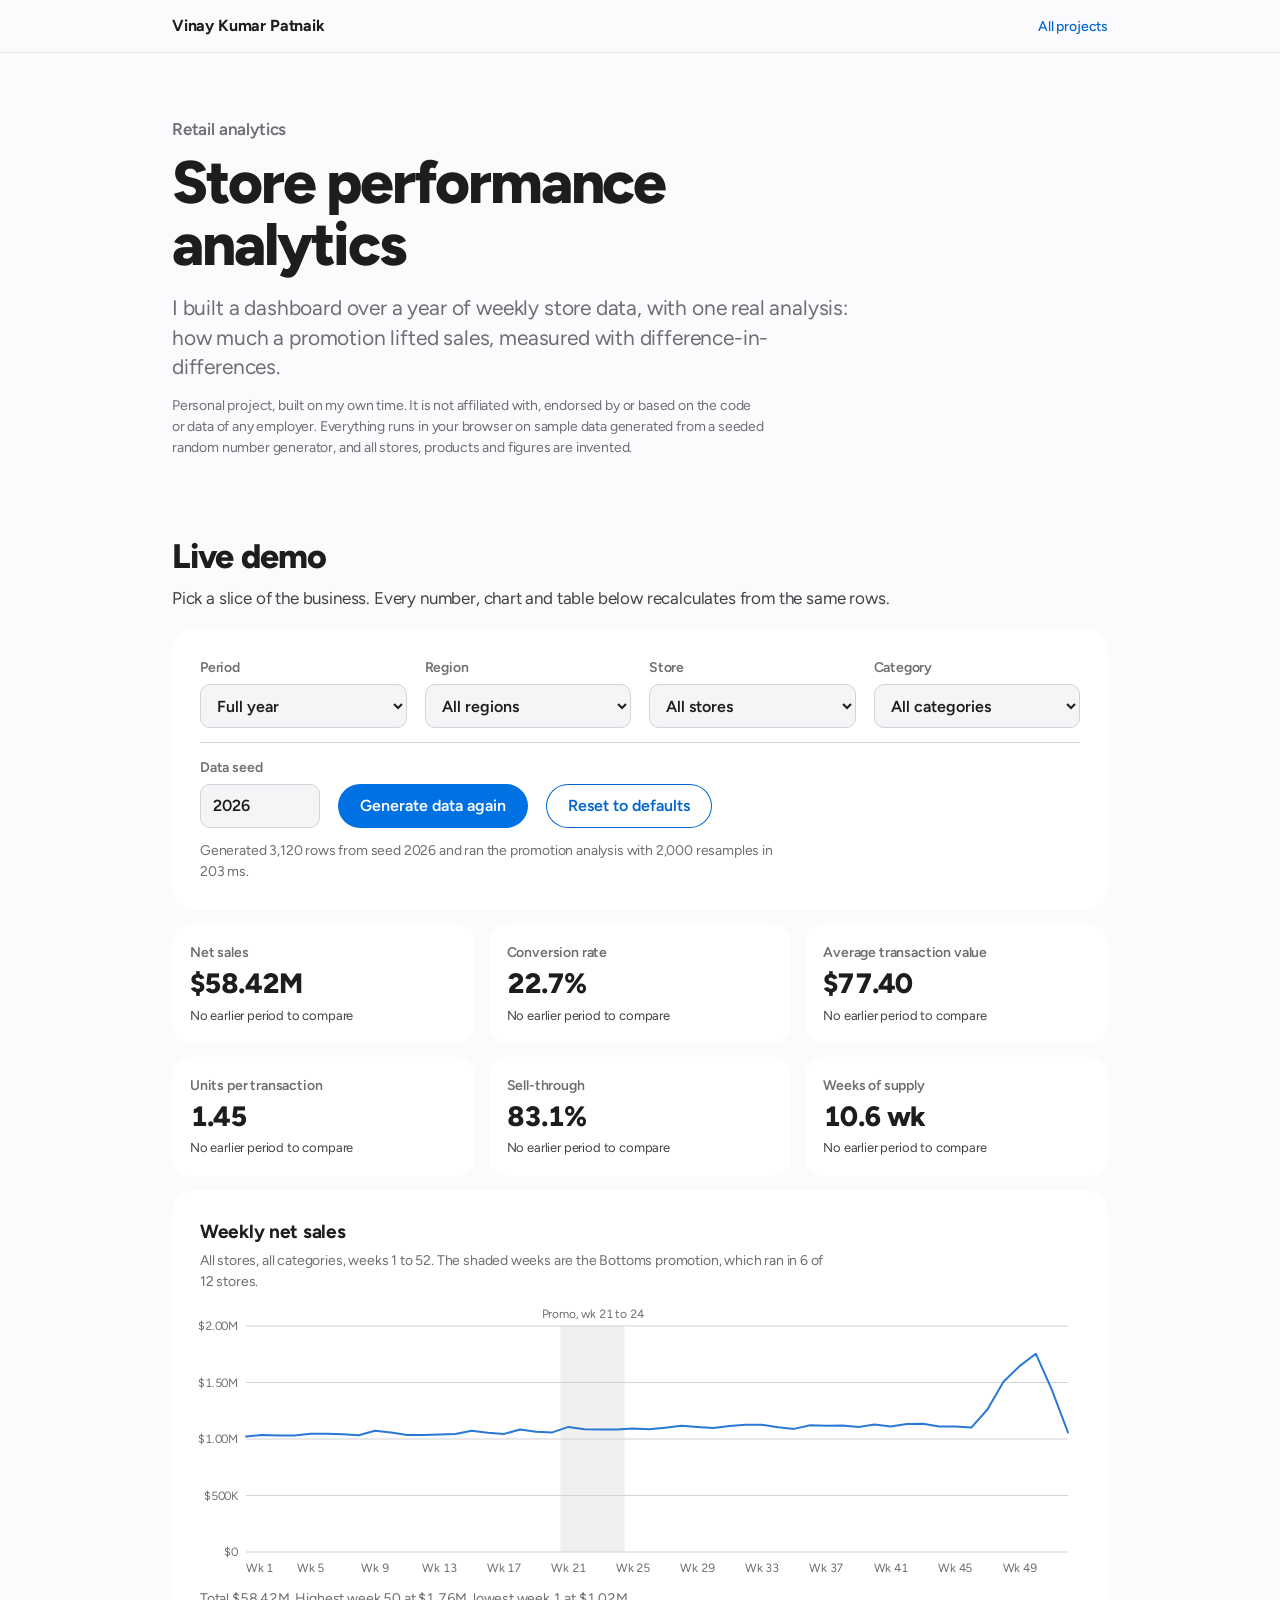
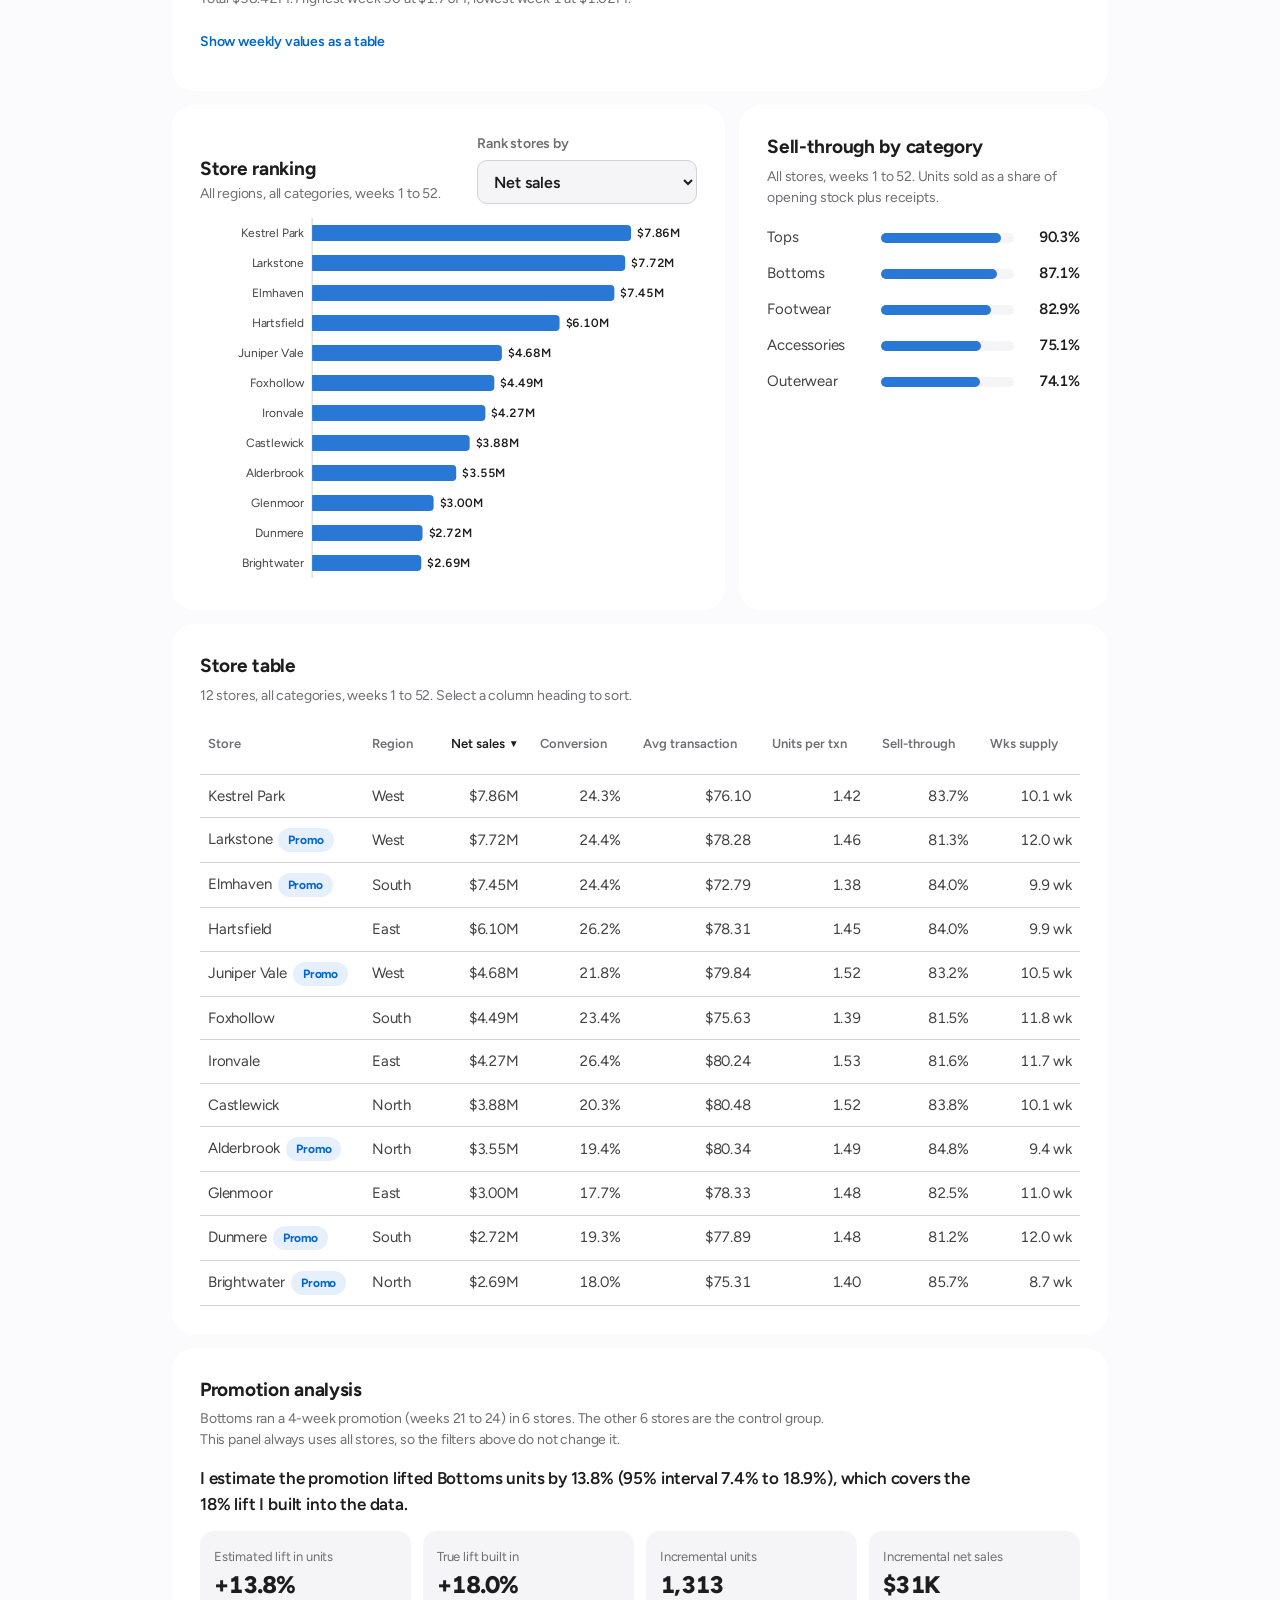
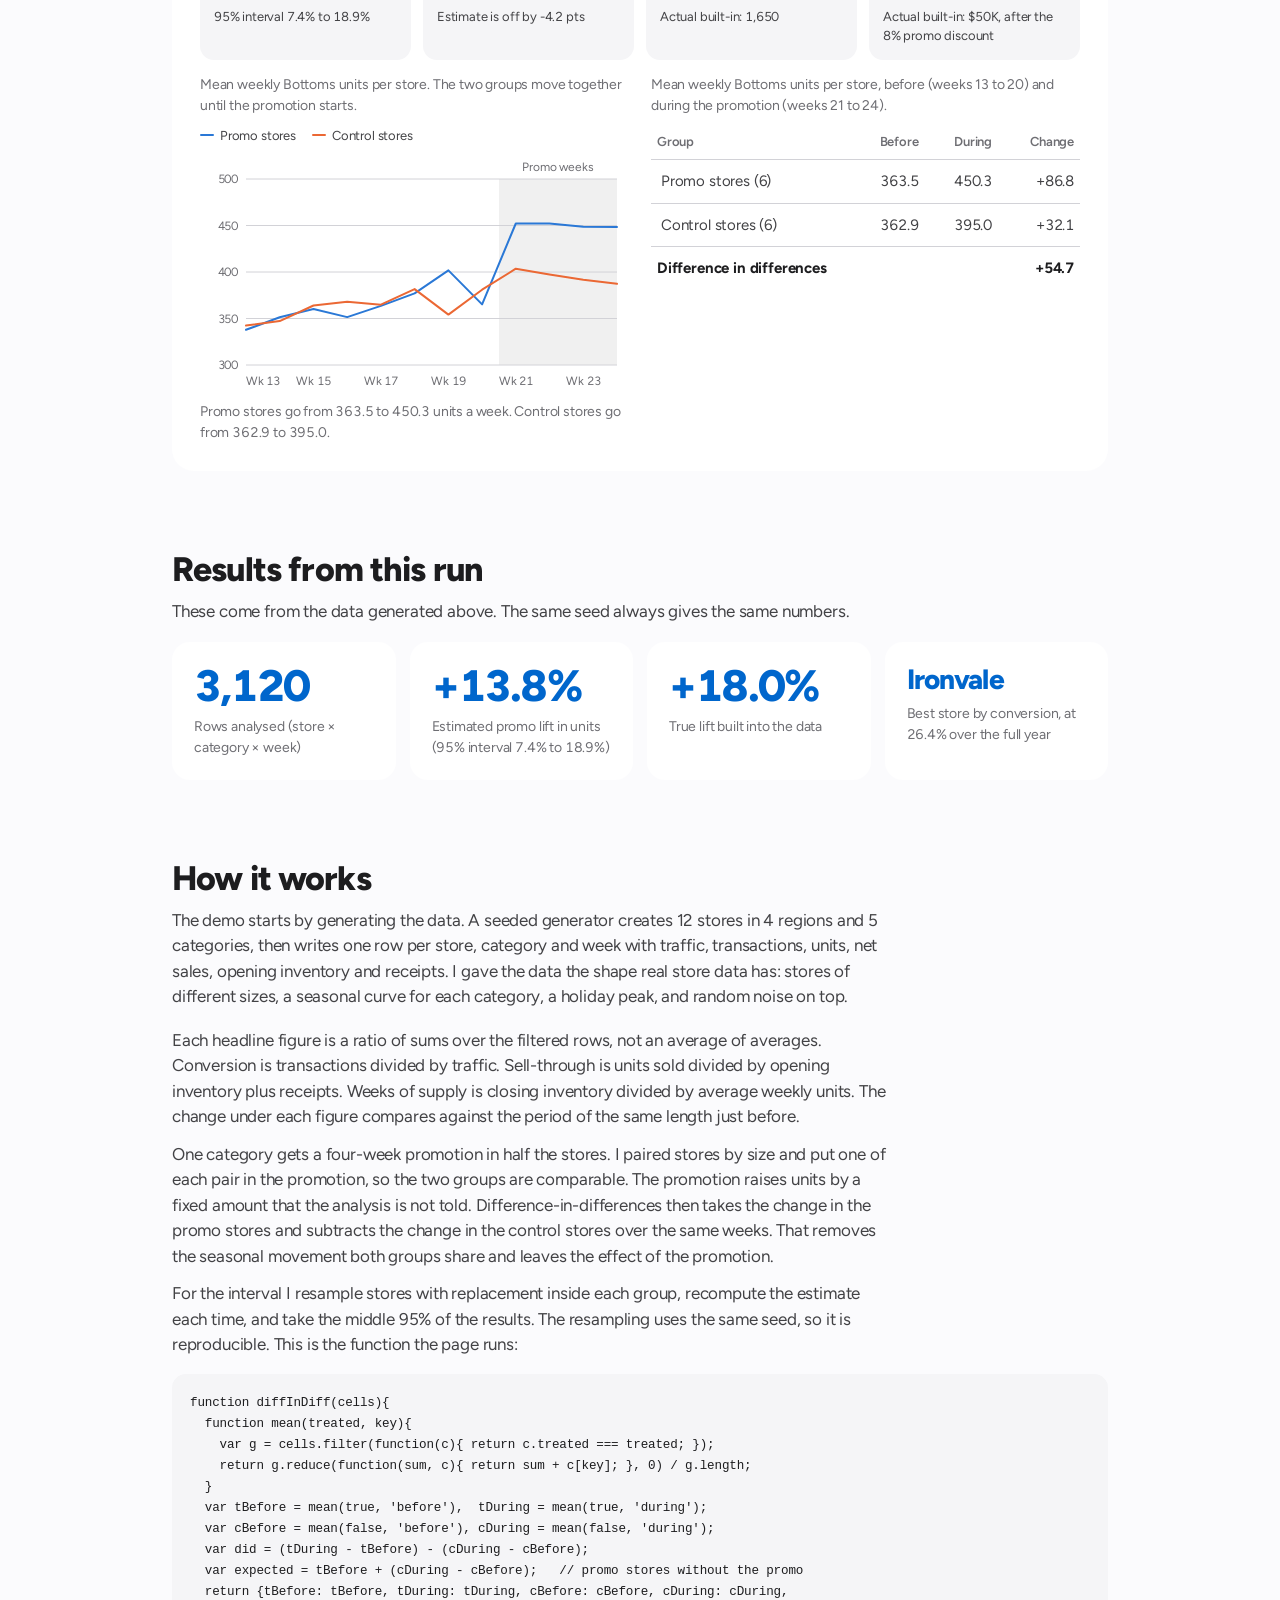
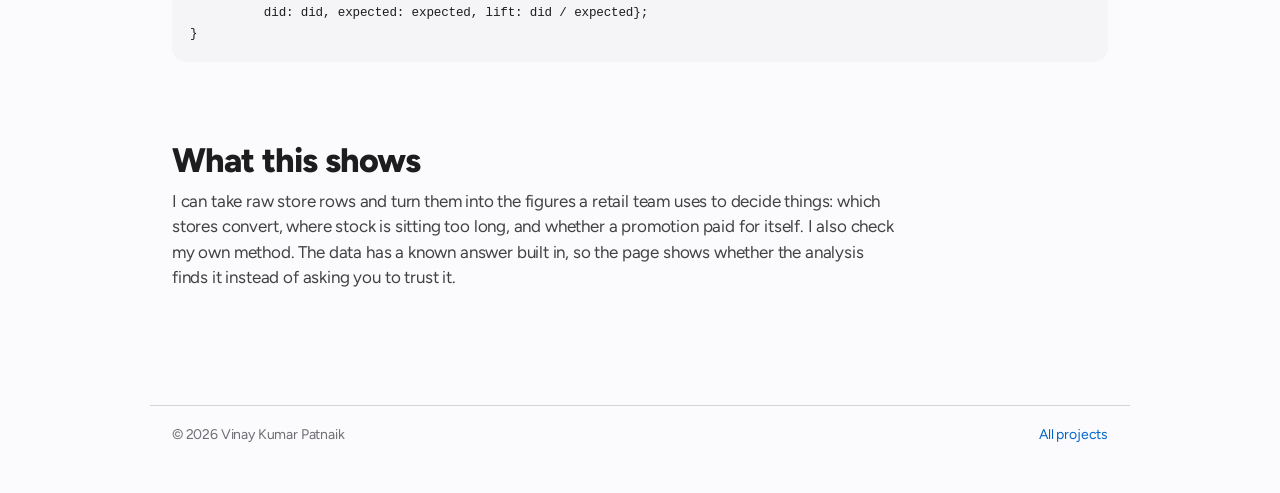
<file: projects/store-analytics/index.html>
<!DOCTYPE html>
<html lang="en">
<head>
<meta charset="utf-8">
<meta name="viewport" content="width=device-width, initial-scale=1">
<title>Store performance analytics — Vinay Kumar Patnaik</title>
<meta name="description" content="An interactive retail dashboard over a generated year of store transactions, with a difference-in-differences analysis that measures the lift of a promotion and checks it against the known answer.">
<link rel="preconnect" href="https://fonts.googleapis.com">
<link rel="preconnect" href="https://fonts.gstatic.com" crossorigin>
<link rel="stylesheet" href="https://fonts.googleapis.com/css2?family=Figtree:wght@400;500;600;700;800&display=swap">
<link rel="stylesheet" href="../shared.css">
<style>
  /* chart mark colours: one blue and one orange series, checked for colour-blind separation on both surfaces */
  :root{--s1:#2a78d6;--s2:#eb6834;--grid:var(--hair);--band:rgba(0,0,0,.06)}
  @media (prefers-color-scheme:dark){:root{--s1:#3987e5;--s2:#d95926;--band:rgba(255,255,255,.09)}}

  .stack{display:grid;gap:14px}
  .panel > h3{margin-bottom:4px}
  .panel .hint{font-size:14px;color:var(--muted);max-width:70ch}
  .controls label{flex:1 1 150px}
  .controls select{width:100%}
  .controls .seed{flex:0 1 120px}
  .controls .seed input{width:100%}
  .controls .btn{flex:0 0 auto}
  .controls + .controls{margin-top:14px;padding-top:14px;border-top:1px solid var(--hair)}
  .status{font-size:14px;color:var(--muted);margin-top:12px}

  .kpis{display:grid;grid-template-columns:repeat(2,1fr);gap:14px}
  @media (min-width:700px){.kpis{grid-template-columns:repeat(3,1fr)}}
  @media (max-width:420px){.kpi{padding:14px}.kpi .v{font-size:24px}}
  .kpi{background:var(--surface);border-radius:18px;padding:18px}
  .kpi .l{font-size:14px;color:var(--muted);font-weight:600}
  .kpi .v{font-size:28px;font-weight:800;letter-spacing:-0.03em;line-height:1.15;color:var(--ink);font-variant-numeric:tabular-nums;margin-top:4px;white-space:nowrap}
  .kpi .d{font-size:13px;color:var(--body);margin-top:6px;font-variant-numeric:tabular-nums}
  .kpi .d .ic{font-size:11px;margin-right:4px}
  .kpi .d .up{color:var(--good)} .kpi .d .down{color:var(--bad)} .kpi .d .flat{color:var(--muted)}

  .two{display:grid;gap:14px;grid-template-columns:1fr}
  @media (min-width:820px){.two{grid-template-columns:3fr 2fr}}
  .chart-head{display:flex;flex-wrap:wrap;gap:10px 18px;align-items:end;justify-content:space-between;margin-bottom:10px}
  .chart-head label{flex:0 1 220px}
  .chart-head select{width:100%}
  .chart{position:relative;margin-top:8px;border-radius:10px}
  .chart svg{display:block;width:100%;overflow:visible}
  .chart text{font-family:var(--font);font-size:12px;fill:var(--muted);font-variant-numeric:tabular-nums}
  .chart text.strong{fill:var(--ink);font-weight:600}
  .chart text.val{fill:var(--body)}
  .chart .gridline{stroke:var(--grid);stroke-width:1}
  .chart .band{fill:var(--band)}
  .chart .cross{stroke:var(--muted);stroke-width:1}
  .chart .dot{stroke:var(--surface);stroke-width:2}
  .chart .barmark{fill:var(--s1)}
  .chart .row.dim .barmark{opacity:.45}
  .chart .row:hover .barmark,.chart .row.on .barmark{filter:brightness(1.15)}
  .tip{position:absolute;pointer-events:none;z-index:2;background:var(--surface);color:var(--ink);border:1px solid var(--hair);border-radius:10px;padding:8px 10px;font-size:13px;line-height:1.35;box-shadow:0 6px 20px rgba(0,0,0,.14);white-space:nowrap;font-variant-numeric:tabular-nums}
  .tip[hidden]{display:none}
  .tip .t{color:var(--muted);font-size:12px}
  .tip .r{display:flex;align-items:center;gap:6px}
  .tip .r b{font-weight:700}
  .tip .r span{color:var(--muted)}
  .key{display:inline-block;width:14px;height:0;border-top:2px solid var(--s1);border-radius:2px;flex:none}
  .key.k2{border-color:var(--s2)}
  .legend{display:flex;flex-wrap:wrap;gap:6px 16px;font-size:13px;color:var(--body);margin-top:10px}
  .legend span{display:inline-flex;align-items:center;gap:6px}
  .readout{font-size:14px;color:var(--muted);margin-top:8px;min-height:21px;font-variant-numeric:tabular-nums}
  details{margin-top:10px;font-size:14px}
  summary{cursor:pointer;color:var(--link);font-weight:600;min-height:44px;display:inline-flex;align-items:center}
  details .scroll{max-height:260px;overflow:auto;margin-top:4px}

  .st-row{display:grid;grid-template-columns:104px 1fr 56px;gap:10px;align-items:center;min-height:36px;font-size:15px;color:var(--body)}
  .st-row .n{white-space:nowrap;overflow:hidden;text-overflow:ellipsis}
  .st-row .p{text-align:right;font-variant-numeric:tabular-nums;color:var(--ink);font-weight:600}
  .st-row.dim{opacity:.5}
  .st-row .bar > i{background:var(--s1);border-radius:0 980px 980px 0}

  th button{font:inherit;color:inherit;background:none;border:0;cursor:pointer;min-height:44px;padding:0;display:inline-flex;align-items:center;gap:4px;white-space:nowrap}
  th button:hover{color:var(--ink)}
  th[aria-sort=ascending] button,th[aria-sort=descending] button{color:var(--ink)}
  th .arr{font-size:10px;width:10px;display:inline-block}
  tr.sel td{color:var(--ink);font-weight:600}
  td .tag{margin-left:6px}
  td.name{white-space:nowrap}
  #store-table th,#store-table td{padding-inline:8px}
  #did-table td,#did-table th{padding-inline:6px}
  #did-table th[scope=row]{white-space:nowrap;font-size:inherit;font-weight:400;color:var(--body);padding:10px}

  .did-grid{display:grid;gap:22px;grid-template-columns:1fr;margin-top:14px}
  @media (min-width:820px){.did-grid{grid-template-columns:1fr 1fr}}
  .did-nums{display:grid;grid-template-columns:repeat(auto-fit,minmax(130px,1fr));gap:12px;margin-top:14px}
  .did-num{background:var(--field);border-radius:14px;padding:14px}
  .did-num .v{font-size:24px;font-weight:800;letter-spacing:-0.03em;color:var(--ink);font-variant-numeric:tabular-nums;white-space:nowrap}
  .did-num .l{font-size:13px;color:var(--muted);margin-top:2px}
  .did-num .x{font-size:13px;color:var(--body);margin-top:4px;font-variant-numeric:tabular-nums}
  .conclusion{font-size:17px;color:var(--ink);font-weight:600;margin-top:16px;max-width:70ch}
  tr.total td{color:var(--ink);font-weight:700;border-bottom:0}
  .metric .v.name{font-size:clamp(22px,2.8vw,28px);white-space:normal;line-height:1.1;letter-spacing:-0.03em}
  .metric .l{font-variant-numeric:tabular-nums}
  section > .wrap > h2 + p{margin-bottom:18px}
  pre{margin-top:16px}
  .sr{position:absolute;width:1px;height:1px;overflow:hidden;clip-path:inset(50%);white-space:nowrap}
</style>
</head>
<body>
<nav><div class="wrap"><a class="me" href="/">Vinay Kumar Patnaik</a><a class="back" href="/#projects">All projects</a></div></nav>

<header class="head wrap">
  <p class="kind">Retail analytics</p>
  <h1>Store performance analytics</h1>
  <p class="sub">I built a dashboard over a year of weekly store data, with one real analysis: how much a promotion lifted sales, measured with difference-in-differences.</p>
  <p class="note">Personal project, built on my own time. It is not affiliated with, endorsed by or based on the code or data of any employer. Everything runs in your browser on sample data generated from a seeded random number generator, and all stores, products and figures are invented.</p>
</header>

<main>
<section aria-labelledby="demo-h">
  <div class="wrap">
    <h2 id="demo-h">Live demo</h2>
    <p>Pick a slice of the business. Every number, chart and table below recalculates from the same rows.</p>
    <div class="stack">

      <div class="panel">
        <div class="controls" role="group" aria-label="Filters">
          <label>Period
            <select id="f-period">
              <option value="full">Full year</option>
              <option value="last13">Last 13 weeks</option>
              <option value="q1">Quarter 1 (weeks 1 to 13)</option>
              <option value="q2">Quarter 2 (weeks 14 to 26)</option>
              <option value="q3">Quarter 3 (weeks 27 to 39)</option>
              <option value="q4">Quarter 4 (weeks 40 to 52)</option>
            </select>
          </label>
          <label>Region <select id="f-region"></select></label>
          <label>Store <select id="f-store"></select></label>
          <label>Category <select id="f-cat"></select></label>
        </div>
        <div class="controls" role="group" aria-label="Sample data">
          <label class="seed">Data seed <input type="number" id="seed" min="1" max="999999" step="1" value="2026" inputmode="numeric"></label>
          <button class="btn btn-primary" id="run" type="button">Generate data again</button>
          <button class="btn btn-ghost" id="reset" type="button">Reset to defaults</button>
        </div>
        <p class="status" id="status" role="status" aria-live="polite"></p>
      </div>

      <div class="kpis" id="kpis" aria-live="polite" aria-label="Key figures for the selected slice"></div>

      <div class="panel">
        <h3 id="line-title">Weekly net sales</h3>
        <p class="hint" id="line-sub"></p>
        <div class="chart" id="line-chart" tabindex="0" role="group" aria-describedby="line-help"></div>
        <p class="readout" id="line-readout" aria-live="polite"></p>
        <p class="sr" id="line-help">Use the left and right arrow keys to read the value for each week.</p>
        <details><summary>Show weekly values as a table</summary><div class="scroll"><table id="line-table"></table></div></details>
      </div>

      <div class="two">
        <div class="panel">
          <div class="chart-head">
            <div><h3>Store ranking</h3><p class="hint" id="rank-sub"></p></div>
            <label>Rank stores by <select id="f-kpi"></select></label>
          </div>
          <div class="chart" id="rank-chart" role="img"></div>
        </div>
        <div class="panel">
          <h3>Sell-through by category</h3>
          <p class="hint" id="st-sub"></p>
          <div id="st-bars" aria-live="polite" style="margin-top:12px"></div>
        </div>
      </div>

      <div class="panel">
        <h3>Store table</h3>
        <p class="hint" id="table-sub"></p>
        <div class="scroll" style="margin-top:8px"><table id="store-table" aria-live="polite"></table></div>
      </div>

      <div class="panel" id="promo-panel">
        <h3>Promotion analysis</h3>
        <p class="hint" id="promo-sub"></p>
        <p class="conclusion" id="promo-conclusion" aria-live="polite"></p>
        <div class="did-nums" id="did-nums"></div>
        <div class="did-grid">
          <div>
            <p class="hint" id="did-chart-sub"></p>
            <div class="legend" aria-hidden="true"><span><i class="key"></i>Promo stores</span><span><i class="key k2"></i>Control stores</span></div>
            <div class="chart" id="did-chart" tabindex="0" role="group" aria-describedby="line-help"></div>
            <p class="readout" id="did-readout" aria-live="polite"></p>
          </div>
          <div>
            <p class="hint" id="did-table-sub"></p>
            <div class="scroll" style="margin-top:8px"><table id="did-table"></table></div>
          </div>
        </div>
      </div>

    </div>
  </div>
</section>

<section aria-labelledby="res-h">
  <div class="wrap">
    <h2 id="res-h">Results from this run</h2>
    <p>These come from the data generated above. The same seed always gives the same numbers.</p>
    <div class="metrics" id="metrics" aria-live="polite">
      <div class="metric"><div class="v" id="m-rows"></div><div class="l">Rows analysed (store × category × week)</div></div>
      <div class="metric"><div class="v" id="m-lift"></div><div class="l" id="m-lift-l"></div></div>
      <div class="metric"><div class="v" id="m-true"></div><div class="l">True lift built into the data</div></div>
      <div class="metric"><div class="v name" id="m-best"></div><div class="l" id="m-best-l"></div></div>
    </div>
  </div>
</section>

<section aria-labelledby="how-h">
  <div class="wrap">
    <h2 id="how-h">How it works</h2>
    <p>The demo starts by generating the data. A seeded generator creates 12 stores in 4 regions and 5 categories, then writes one row per store, category and week with traffic, transactions, units, net sales, opening inventory and receipts. I gave the data the shape real store data has: stores of different sizes, a seasonal curve for each category, a holiday peak, and random noise on top.</p>
    <p>Each headline figure is a ratio of sums over the filtered rows, not an average of averages. Conversion is transactions divided by traffic. Sell-through is units sold divided by opening inventory plus receipts. Weeks of supply is closing inventory divided by average weekly units. The change under each figure compares against the period of the same length just before.</p>
    <p>One category gets a four-week promotion in half the stores. I paired stores by size and put one of each pair in the promotion, so the two groups are comparable. The promotion raises units by a fixed amount that the analysis is not told. Difference-in-differences then takes the change in the promo stores and subtracts the change in the control stores over the same weeks. That removes the seasonal movement both groups share and leaves the effect of the promotion.</p>
    <p>For the interval I resample stores with replacement inside each group, recompute the estimate each time, and take the middle 95% of the results. The resampling uses the same seed, so it is reproducible. This is the function the page runs:</p>
    <pre><code id="code"></code></pre>
  </div>
</section>

<section aria-labelledby="what-h">
  <div class="wrap">
    <h2 id="what-h">What this shows</h2>
    <p>I can take raw store rows and turn them into the figures a retail team uses to decide things: which stores convert, where stock is sitting too long, and whether a promotion paid for itself. I also check my own method. The data has a known answer built in, so the page shows whether the analysis finds it instead of asking you to trust it.</p>
  </div>
</section>
</main>

<footer><div class="wrap"><span>© 2026 Vinay Kumar Patnaik</span><a href="/#projects">All projects</a></div></footer>

<script>
(function(){
'use strict';

/* ---------- model constants ---------- */
var DEFAULT_SEED = 2026;
var WEEKS = 52;
var REGIONS = ['North', 'South', 'East', 'West'];
var STORE_NAMES = ['Alderbrook', 'Brightwater', 'Castlewick', 'Dunmere', 'Elmhaven', 'Foxhollow',
                   'Glenmoor', 'Hartsfield', 'Ironvale', 'Juniper Vale', 'Kestrel Park', 'Larkstone'];
var CATS = [
  {name: 'Tops',        share: 0.30, price: 46,  upt: 1.55, cover: 6,  amp: 0.10, peak: 26, conv: 1.06},
  {name: 'Bottoms',     share: 0.24, price: 68,  upt: 1.30, cover: 7,  amp: 0.04, peak: 36, conv: 1.00},
  {name: 'Outerwear',   share: 0.12, price: 132, upt: 1.08, cover: 10, amp: 0.45, peak: 48, conv: 0.88},
  {name: 'Accessories', share: 0.20, price: 22,  upt: 1.70, cover: 12, amp: 0.08, peak: 50, conv: 1.10},
  {name: 'Footwear',    share: 0.14, price: 96,  upt: 1.12, cover: 9,  amp: 0.10, peak: 14, conv: 0.94}
];
var PROMO = {cat: 1, start: 21, end: 24, preStart: 13, preEnd: 20, lift: 0.18, discount: 0.08};
var HOLIDAY = {47: 1.15, 48: 1.35, 49: 1.5, 50: 1.6, 51: 1.3, 52: 0.95};
var BOOT_REPS = 2000;

/* ---------- seeded random numbers ---------- */
function mulberry32(a){
  return function(){
    a |= 0; a = a + 0x6D2B79F5 | 0;
    var t = Math.imul(a ^ a >>> 15, 1 | a);
    t = t + Math.imul(t ^ t >>> 7, 61 | t) ^ t;
    return ((t ^ t >>> 14) >>> 0) / 4294967296;
  };
}
function gauss(rnd){ var u = 1 - rnd(), v = rnd(); return Math.sqrt(-2 * Math.log(u)) * Math.cos(2 * Math.PI * v); }
function noise(rnd, sd){ return Math.exp(sd * gauss(rnd)); }

/* ---------- data generation ---------- */
function generate(seed){
  var rnd = mulberry32(seed);
  var regionF = REGIONS.map(function(){ return 0.9 + rnd() * 0.2; });
  var stores = STORE_NAMES.map(function(name, i){
    return {id: i, name: name, region: Math.floor(i / 3), size: 0.65 + rnd() * 0.9, conv: 0.17 + rnd() * 0.09,
            priceF: 0.97 + rnd() * 0.06, uptF: 0.93 + rnd() * 0.15, buy: 0.9 + rnd() * 0.3, treated: false};
  });
  // pair stores by size, then put one of each pair in the promotion
  var bySize = stores.slice().sort(function(a, b){ return a.size - b.size; });
  for (var p = 0; p < bySize.length; p += 2) bySize[p + (rnd() < 0.5 ? 0 : 1)].treated = true;

  function season(w){ return (1 + 0.06 * Math.sin(2 * Math.PI * (w - 10) / 52)) * (HOLIDAY[w] || 1) * (1 + 0.0015 * w); }
  function catSeason(c, w){ return 1 + c.amp * Math.cos(2 * Math.PI * (w - c.peak) / 52); }
  function inPromo(s, ci, w){ return s.treated && ci === PROMO.cat && w >= PROMO.start && w <= PROMO.end; }
  // planned demand, used only for the replenishment order
  function expected(s, ci, w){
    var c = CATS[ci]; if (w > WEEKS) w = WEEKS;
    return 5200 * s.size * regionF[s.region] * c.share * season(w) * catSeason(c, w) * s.conv * c.conv * c.upt * s.uptF *
           (inPromo(s, ci, w) ? 1 + PROMO.lift : 1);
  }

  var rows = [];
  stores.forEach(function(s){
    var shock = []; for (var w = 1; w <= WEEKS; w++) shock[w] = noise(rnd, 0.03);
    CATS.forEach(function(c, ci){
      var onHand = Math.round(c.cover * s.buy * expected(s, ci, 1));
      for (var w = 1; w <= WEEKS; w++){
        var cs = catSeason(c, w), promo = inPromo(s, ci, w);
        var traffic = Math.round(5200 * s.size * regionF[s.region] * c.share * season(w) * Math.sqrt(cs) * shock[w] * noise(rnd, 0.04));
        var conv = s.conv * c.conv * Math.sqrt(cs) * noise(rnd, 0.03);
        var upt = c.upt * s.uptF * noise(rnd, 0.02);
        var price = c.price * s.priceF * (1 - (0.04 + 0.03 * rnd()));
        var tx0 = Math.round(traffic * conv), units0 = Math.round(tx0 * upt);
        var tx = promo ? Math.round(traffic * conv * (1 + PROMO.lift)) : tx0;
        var units = promo ? Math.round(traffic * conv * (1 + PROMO.lift) * upt) : units0;
        var received = Math.max(0, Math.round((c.cover * s.buy * expected(s, ci, w + 1) - (onHand - expected(s, ci, w))) * noise(rnd, 0.05)));
        units = Math.min(units, onHand + received);
        rows.push({s: s.id, c: ci, w: w, traffic: traffic, tx: tx, units: units,
                   sales: units * price * (promo ? 1 - PROMO.discount : 1),
                   onHand: onHand, received: received,
                   units0: Math.min(units0, onHand + received), sales0: Math.min(units0, onHand + received) * price});
        onHand = onHand + received - units;
      }
    });
  });
  return {seed: seed, stores: stores, rows: rows};
}

/* ---------- KPIs ---------- */
function aggregate(rows, w0, w1){
  var a = {traffic: 0, tx: 0, units: 0, sales: 0, received: 0, opening: 0, closing: 0, n: 0};
  for (var i = 0; i < rows.length; i++){
    var r = rows[i]; if (r.w < w0 || r.w > w1) continue;
    a.n++; a.traffic += r.traffic; a.tx += r.tx; a.units += r.units; a.sales += r.sales; a.received += r.received;
    if (r.w === w0) a.opening += r.onHand;
    if (r.w === w1) a.closing += r.onHand + r.received - r.units;
  }
  var weeks = w1 - w0 + 1;
  a.conv = a.tx / a.traffic;
  a.atv = a.sales / a.tx;
  a.upt = a.units / a.tx;
  a.st = a.units / (a.opening + a.received);
  a.wos = a.closing / (a.units / weeks);
  return a;
}

/* ---------- difference-in-differences ---------- */
// cells: one per store, {treated, before, during} = mean weekly value in each window
function diffInDiff(cells){
  function mean(treated, key){
    var g = cells.filter(function(c){ return c.treated === treated; });
    return g.reduce(function(sum, c){ return sum + c[key]; }, 0) / g.length;
  }
  var tBefore = mean(true, 'before'),  tDuring = mean(true, 'during');
  var cBefore = mean(false, 'before'), cDuring = mean(false, 'during');
  var did = (tDuring - tBefore) - (cDuring - cBefore);
  var expected = tBefore + (cDuring - cBefore);   // promo stores without the promo
  return {tBefore: tBefore, tDuring: tDuring, cBefore: cBefore, cDuring: cDuring,
          did: did, expected: expected, lift: did / expected};
}

// 95% interval: resample stores inside each group, re-estimate, take percentiles
function bootstrapLift(cells, reps, rnd){
  var groups = [cells.filter(function(c){ return c.treated; }), cells.filter(function(c){ return !c.treated; })];
  var lifts = [];
  for (var i = 0; i < reps; i++){
    var sample = [];
    groups.forEach(function(g){ for (var j = 0; j < g.length; j++) sample.push(g[Math.floor(rnd() * g.length)]); });
    lifts.push(diffInDiff(sample).lift);
  }
  lifts.sort(function(a, b){ return a - b; });
  return [lifts[Math.floor(0.025 * reps)], lifts[Math.ceil(0.975 * reps) - 1]];
}

function storeCells(data, key){
  var preN = PROMO.preEnd - PROMO.preStart + 1, durN = PROMO.end - PROMO.start + 1;
  var cells = data.stores.map(function(s){ return {treated: s.treated, before: 0, during: 0}; });
  data.rows.forEach(function(r){
    if (r.c !== PROMO.cat) return;
    if (r.w >= PROMO.preStart && r.w <= PROMO.preEnd) cells[r.s].before += r[key] / preN;
    else if (r.w >= PROMO.start && r.w <= PROMO.end) cells[r.s].during += r[key] / durN;
  });
  return cells;
}

function analysePromo(data){
  var cells = storeCells(data, 'units'), salesCells = storeCells(data, 'sales');
  var units = diffInDiff(cells), sales = diffInDiff(salesCells);
  var ci = bootstrapLift(cells, BOOT_REPS, mulberry32(data.seed + 7919));
  var nT = cells.filter(function(c){ return c.treated; }).length;
  var storeWeeks = nT * (PROMO.end - PROMO.start + 1);
  var trueUnits = 0, trueSales = 0;
  data.rows.forEach(function(r){ trueUnits += r.units - r.units0; trueSales += r.sales - r.sales0; });
  return {units: units, sales: sales, ci: ci, nTreated: nT, nControl: cells.length - nT,
          incUnits: units.did * storeWeeks, incSales: sales.did * storeWeeks,
          trueUnits: trueUnits, trueSales: trueSales,
          covers: ci[0] <= PROMO.lift && PROMO.lift <= ci[1]};
}

/* ---------- formatting ---------- */
function fmtInt(v){ return Math.round(v).toLocaleString('en-US'); }
function fmtMoney(v){
  var a = Math.abs(v), sg = v < 0 ? '-' : '';
  if (a >= 1e6) return sg + '$' + (a / 1e6).toFixed(2) + 'M';
  if (a >= 1e4) return sg + '$' + (a / 1e3).toFixed(0) + 'K';
  if (a >= 1e3) return sg + '$' + (a / 1e3).toFixed(1) + 'K';
  return sg + '$' + a.toFixed(0);
}
function fmtPct(v, d){ return (v * 100).toFixed(d == null ? 1 : d) + '%'; }
function fmtSigned(v, d){ return (v >= 0 ? '+' : '') + (v * 100).toFixed(d == null ? 1 : d) + '%'; }
var KPIS = [
  {key: 'sales', label: 'Net sales',             fmt: fmtMoney, delta: 'rel', good: 1},
  {key: 'conv',  label: 'Conversion rate', short: 'Conversion', fmt: function(v){ return fmtPct(v, 1); }, delta: 'pts', good: 1},
  {key: 'atv',   label: 'Average transaction value', short: 'Avg transaction', fmt: function(v){ return '$' + v.toFixed(2); }, delta: 'rel', good: 1},
  {key: 'upt',   label: 'Units per transaction', short: 'Units per txn', fmt: function(v){ return v.toFixed(2); }, delta: 'rel', good: 1},
  {key: 'st',    label: 'Sell-through',          fmt: function(v){ return fmtPct(v, 1); }, delta: 'pts', good: 1},
  {key: 'wos',   label: 'Weeks of supply', short: 'Wks supply', fmt: function(v){ return v.toFixed(1) + ' wk'; }, delta: 'rel', good: 0}
];
function kpi(key){ return KPIS.filter(function(k){ return k.key === key; })[0]; }

/* ---------- DOM helpers ---------- */
function $(id){ return document.getElementById(id); }
function el(tag, attrs, text){
  var n = document.createElement(tag);
  if (attrs) for (var k in attrs) n.setAttribute(k, attrs[k]);
  if (text != null) n.textContent = text;
  return n;
}
var SVGNS = 'http://www.w3.org/2000/svg';
function svg(tag, attrs, text){
  var n = document.createElementNS(SVGNS, tag);
  if (attrs) for (var k in attrs) n.setAttribute(k, attrs[k]);
  if (text != null) n.textContent = text;
  return n;
}
function clear(n){ while (n.firstChild) n.removeChild(n.firstChild); }
function niceTicks(min, max, n){
  var span = max - min || 1, raw = span / n, mag = Math.pow(10, Math.floor(Math.log(raw) / Math.LN10)), f = raw / mag;
  var step = (f <= 1 ? 1 : f <= 2 ? 2 : f <= 2.5 ? 2.5 : f <= 5 ? 5 : 10) * mag;
  var lo = Math.floor(min / step) * step, hi = Math.ceil(max / step) * step, t = [];
  for (var v = lo; v <= hi + step / 2; v += step) t.push(Math.round(v / step) * step);
  return t;
}
function placeTip(tip, host, x, y){
  tip.hidden = false;
  var w = tip.offsetWidth, h = tip.offsetHeight, W = host.clientWidth;
  var left = x + 12; if (left + w > W) left = x - 12 - w; if (left < 0) left = 0;
  var top = y - h - 10; if (top < 0) top = y + 14;
  tip.style.left = left + 'px'; tip.style.top = top + 'px';
}

/* ---------- line chart (one or two series, optional shaded window) ---------- */
// spec: {weeks:[..], series:[{name, cls, color, values:[..]}], fmt, axisFmt, zero, band:{w0,w1,label}, endLabels, readout, height}
function drawLine(host, spec){
  host._spec = spec;
  var W = host.clientWidth; if (!W) return;
  var narrow = W < 520, H = spec.height || (narrow ? 230 : 280);
  var labels = spec.endLabels && !narrow;
  var m = {t: 26, r: labels ? 104 : 12, b: 28, l: 46};
  var pw = W - m.l - m.r, ph = H - m.t - m.b, n = spec.weeks.length;
  var all = []; spec.series.forEach(function(s){ all = all.concat(s.values); });
  var lo = spec.zero ? 0 : Math.min.apply(null, all), hi = Math.max.apply(null, all);
  if (!spec.zero){ var pad = (hi - lo) * 0.12 || 1; lo -= pad; hi += pad; }
  var ticks = niceTicks(lo, hi, narrow ? 3 : 4); lo = ticks[0]; hi = ticks[ticks.length - 1];
  function X(i){ return m.l + (n === 1 ? pw / 2 : pw * i / (n - 1)); }
  function Y(v){ return m.t + ph * (1 - (v - lo) / (hi - lo)); }
  var half = n > 1 ? pw / (n - 1) / 2 : pw / 2;

  var old = host.querySelector('svg'); if (old) host.removeChild(old);
  var tip = host.querySelector('.tip'); if (!tip){ tip = el('div', {'class': 'tip', hidden: ''}); host.appendChild(tip); }
  tip.hidden = true;
  var root = svg('svg', {width: W, height: H, viewBox: '0 0 ' + W + ' ' + H, role: 'img', 'aria-label': spec.alt});
  host.insertBefore(root, host.firstChild);

  if (spec.band){
    var i0 = spec.weeks.indexOf(Math.max(spec.band.w0, spec.weeks[0])), i1 = spec.weeks.indexOf(Math.min(spec.band.w1, spec.weeks[n - 1]));
    if (spec.band.w1 >= spec.weeks[0] && spec.band.w0 <= spec.weeks[n - 1] && i0 >= 0 && i1 >= 0){
      var bx0 = Math.max(m.l, X(i0) - half), bx1 = Math.min(m.l + pw, X(i1) + half);
      root.appendChild(svg('rect', {'class': 'band', x: bx0, y: m.t, width: bx1 - bx0, height: ph}));
      var lab = svg('text', {y: m.t - 8, 'text-anchor': 'middle'}, spec.band.label);
      root.appendChild(lab);
      var lw = lab.getComputedTextLength ? lab.getComputedTextLength() : 110;
      lab.setAttribute('x', Math.min(Math.max((bx0 + bx1) / 2, m.l + lw / 2), W - 4 - lw / 2));
    }
  }
  ticks.forEach(function(t){
    root.appendChild(svg('line', {'class': 'gridline', x1: m.l, x2: m.l + pw, y1: Y(t), y2: Y(t)}));
    root.appendChild(svg('text', {x: m.l - 8, y: Y(t) + 4, 'text-anchor': 'end'}, spec.axisFmt(t)));
  });
  var maxLabels = Math.max(2, Math.floor(pw / 52)), step = [1, 2, 4, 8, 13, 26].filter(function(s){ return n / s <= maxLabels; })[0] || 26;
  spec.weeks.forEach(function(w, i){
    if ((w - 1) % step === 0 || (step === 1) || (n <= 13 && i % step === 0))
      if (!((n <= 13 && step > 1) && i % step !== 0))
        root.appendChild(svg('text', {x: X(i), y: H - 8, 'text-anchor': i === 0 ? 'start' : (i === n - 1 && !labels) ? 'end' : 'middle'}, 'Wk ' + w));
  });
  spec.series.forEach(function(s){
    var d = s.values.map(function(v, i){ return (i ? 'L' : 'M') + X(i).toFixed(1) + ' ' + Y(v).toFixed(1); }).join('');
    root.appendChild(svg('path', {d: d, fill: 'none', stroke: s.color, 'stroke-width': 2, 'stroke-linejoin': 'round', 'stroke-linecap': 'round'}));
  });
  if (labels){
    var ends = spec.series.map(function(s){ return {s: s, y: Y(s.values[n - 1])}; }).sort(function(a, b){ return a.y - b.y; });
    for (var k = 1; k < ends.length; k++) if (ends[k].y - ends[k - 1].y < 15) ends[k].y = ends[k - 1].y + 15;
    ends.forEach(function(e){
      root.appendChild(svg('circle', {'class': 'dot', cx: X(n - 1), cy: Y(e.s.values[n - 1]), r: 4, fill: e.s.color}));
      root.appendChild(svg('text', {'class': 'strong', x: X(n - 1) + 10, y: e.y + 4}, e.s.name));
    });
  }
  var cross = svg('line', {'class': 'cross', y1: m.t, y2: m.t + ph, visibility: 'hidden'});
  root.appendChild(cross);
  var dots = spec.series.map(function(s){ var c = svg('circle', {'class': 'dot', r: 5, fill: s.color, visibility: 'hidden'}); root.appendChild(c); return c; });

  var readout = spec.readout ? $(spec.readout) : null;
  function show(i){
    host._i = i;
    cross.setAttribute('x1', X(i)); cross.setAttribute('x2', X(i)); cross.setAttribute('visibility', 'visible');
    clear(tip);
    var inBand = spec.band && spec.weeks[i] >= spec.band.w0 && spec.weeks[i] <= spec.band.w1;
    tip.appendChild(el('div', {'class': 't'}, 'Week ' + spec.weeks[i] + (inBand ? ', promo week' : '')));
    var parts = [];
    spec.series.forEach(function(s, k){
      dots[k].setAttribute('cx', X(i)); dots[k].setAttribute('cy', Y(s.values[i])); dots[k].setAttribute('visibility', 'visible');
      var r = el('div', {'class': 'r'});
      r.appendChild(el('i', {'class': 'key' + (k ? ' k2' : '')}));
      r.appendChild(el('b', null, spec.fmt(s.values[i])));
      r.appendChild(el('span', null, s.name));
      tip.appendChild(r);
      parts.push(s.name + ' ' + spec.fmt(s.values[i]));
    });
    placeTip(tip, host, X(i), Math.min.apply(null, spec.series.map(function(s){ return Y(s.values[i]); })));
    if (readout) readout.textContent = 'Week ' + spec.weeks[i] + (inBand ? ' (promo week)' : '') + ': ' + parts.join(', ');
  }
  function hide(){
    host._i = null; tip.hidden = true; cross.setAttribute('visibility', 'hidden');
    dots.forEach(function(d){ d.setAttribute('visibility', 'hidden'); });
    if (readout) readout.textContent = spec.readoutIdle || '';
  }
  host._show = show; host._hide = hide; host._n = n;
  host._at = function(clientX){
    var x = clientX - host.getBoundingClientRect().left;
    return Math.max(0, Math.min(n - 1, Math.round((x - m.l) / (pw / Math.max(1, n - 1)))));
  };
  if (readout) readout.textContent = spec.readoutIdle || '';
  if (!host._wired){
    host._wired = true;
    host.addEventListener('pointermove', function(e){ host._show(host._at(e.clientX)); });
    host.addEventListener('pointerdown', function(e){ host._show(host._at(e.clientX)); });
    host.addEventListener('pointerleave', function(){ if (document.activeElement !== host) host._hide(); });
    host.addEventListener('blur', function(){ host._hide(); });
    host.addEventListener('keydown', function(e){
      var i = host._i == null ? -1 : host._i, last = host._n - 1;
      if (e.key === 'ArrowRight') i = Math.min(last, i + 1);
      else if (e.key === 'ArrowLeft') i = Math.max(0, i < 0 ? last : i - 1);
      else if (e.key === 'Home') i = 0;
      else if (e.key === 'End') i = last;
      else if (e.key === 'Escape'){ host._hide(); return; }
      else return;
      e.preventDefault(); host._show(i);
    });
  }
}

/* ---------- horizontal bar ranking ---------- */
function drawBars(host, spec){
  host._spec = spec;
  var W = host.clientWidth; if (!W) return;
  var rowH = 30, barH = 16, m = {t: 4, r: 66, b: 4, l: W < 420 ? 96 : 112};
  var H = m.t + m.b + rowH * spec.items.length, pw = Math.max(20, W - m.l - m.r);
  var max = Math.max.apply(null, spec.items.map(function(d){ return d.value; })) || 1;
  clear(host);
  var tip = el('div', {'class': 'tip', hidden: ''});
  var root = svg('svg', {width: W, height: H, viewBox: '0 0 ' + W + ' ' + H, 'aria-hidden': 'true'});
  host.appendChild(root); host.appendChild(tip);
  host.setAttribute('aria-label', spec.alt);
  root.appendChild(svg('line', {'class': 'gridline', x1: m.l, x2: m.l, y1: m.t, y2: H - m.b}));
  spec.items.forEach(function(d, i){
    var y = m.t + i * rowH, w = Math.max(2, pw * d.value / max), r = Math.min(4, w), by = y + (rowH - barH) / 2;
    var g = svg('g', {'class': 'row' + (spec.selected != null && !d.selected ? ' dim' : '')});
    g.appendChild(svg('text', {'class': d.selected ? 'strong' : 'val', x: m.l - 8, y: y + rowH / 2 + 4, 'text-anchor': 'end'}, d.label));
    g.appendChild(svg('path', {'class': 'barmark', d: 'M' + m.l + ' ' + by + 'h' + (w - r) + 'a' + r + ' ' + r + ' 0 0 1 ' + r + ' ' + r +
      'v' + (barH - 2 * r) + 'a' + r + ' ' + r + ' 0 0 1 -' + r + ' ' + r + 'h-' + (w - r) + 'z'}));
    g.appendChild(svg('text', {'class': 'strong', x: m.l + w + 6, y: y + rowH / 2 + 4}, spec.fmt(d.value)));
    var hit = svg('rect', {x: 0, y: y, width: W, height: rowH, fill: 'transparent'});
    g.appendChild(hit); root.appendChild(g);
    function show(){
      clear(tip);
      tip.appendChild(el('div', {'class': 't'}, d.label + ', ' + d.sub + ', rank ' + (i + 1) + ' of ' + spec.items.length));
      var rr = el('div', {'class': 'r'}); rr.appendChild(el('b', null, spec.fmt(d.value))); rr.appendChild(el('span', null, spec.name)); tip.appendChild(rr);
      placeTip(tip, host, m.l + w, y + 6); g.setAttribute('class', g.getAttribute('class').replace(' on', '') + ' on');
    }
    function hide(){ tip.hidden = true; g.setAttribute('class', g.getAttribute('class').replace(' on', '')); }
    g.addEventListener('pointermove', show); g.addEventListener('pointerdown', show); g.addEventListener('pointerleave', hide);
  });
}

/* ---------- state and rendering ---------- */
var data, promo, sort = {key: 'sales', dir: -1};

function periodRange(p){
  if (p === 'last13') return [40, 52];
  if (p === 'q1') return [1, 13];
  if (p === 'q2') return [14, 26];
  if (p === 'q3') return [27, 39];
  if (p === 'q4') return [40, 52];
  return [1, 52];
}
function periodName(p){ return $('f-period').options[$('f-period').selectedIndex].text.replace(/ \(.*/, '').toLowerCase(); }
function filters(){
  return {period: $('f-period').value, region: $('f-region').value, store: $('f-store').value, cat: $('f-cat').value};
}
function pick(f, opt){
  opt = opt || {};
  return data.rows.filter(function(r){
    var s = data.stores[r.s];
    if (!opt.anyRegion && f.region !== 'all' && s.region !== +f.region) return false;
    if (!opt.anyStore && f.store !== 'all' && r.s !== +f.store) return false;
    if (!opt.anyCat && f.cat !== 'all' && r.c !== +f.cat) return false;
    return true;
  });
}
function sliceName(f){
  var where = f.store !== 'all' ? data.stores[+f.store].name : f.region !== 'all' ? REGIONS[+f.region] + ' region' : 'All stores';
  return where + ', ' + (f.cat !== 'all' ? CATS[+f.cat].name : 'all categories');
}

function fillStoreOptions(){
  var sel = $('f-store'), region = $('f-region').value, keep = sel.value;
  clear(sel); sel.appendChild(el('option', {value: 'all'}, region === 'all' ? 'All stores' : 'All stores in region'));
  data.stores.forEach(function(s){ if (region === 'all' || s.region === +region) sel.appendChild(el('option', {value: s.id}, s.name)); });
  sel.value = keep; if (sel.selectedIndex < 0) sel.value = 'all';
}

function renderKpis(f, rng, rows){
  var cur = aggregate(rows, rng[0], rng[1]), len = rng[1] - rng[0] + 1;
  var prev = rng[0] - len >= 1 ? aggregate(rows, rng[0] - len, rng[0] - 1) : null;
  var host = $('kpis'); clear(host);
  KPIS.forEach(function(k){
    var box = el('div', {'class': 'kpi'});
    box.appendChild(el('div', {'class': 'l'}, k.label));
    box.appendChild(el('div', {'class': 'v'}, k.fmt(cur[k.key])));
    var d = el('div', {'class': 'd'});
    if (!prev) d.textContent = 'No earlier period to compare';
    else {
      var diff = k.delta === 'pts' ? (cur[k.key] - prev[k.key]) * 100 : (cur[k.key] / prev[k.key] - 1) * 100;
      var txt = (diff >= 0 ? '+' : '') + diff.toFixed(1) + (k.delta === 'pts' ? ' pts' : '%');
      var flat = Math.abs(diff) < 0.05, up = diff > 0;
      d.appendChild(el('span', {'class': 'ic ' + (flat || !k.good ? 'flat' : up ? 'up' : 'down'), 'aria-hidden': 'true'}, flat ? '●' : up ? '▲' : '▼'));
      d.appendChild(document.createTextNode(txt + ' vs prior ' + len + ' weeks'));
    }
    box.appendChild(d); host.appendChild(box);
  });
  return cur;
}

function renderLine(f, rng, rows){
  var weeks = [], vals = [];
  for (var w = rng[0]; w <= rng[1]; w++){ weeks.push(w); vals.push(0); }
  rows.forEach(function(r){ if (r.w >= rng[0] && r.w <= rng[1]) vals[r.w - rng[0]] += r.sales; });
  var hiI = vals.indexOf(Math.max.apply(null, vals)), loI = vals.indexOf(Math.min.apply(null, vals));
  var total = vals.reduce(function(a, b){ return a + b; }, 0);
  var summary = 'Total ' + fmtMoney(total) + '. Highest week ' + weeks[hiI] + ' at ' + fmtMoney(vals[hiI]) + ', lowest week ' + weeks[loI] + ' at ' + fmtMoney(vals[loI]) + '.';
  $('line-sub').textContent = sliceName(f) + ', weeks ' + rng[0] + ' to ' + rng[1] + '. The shaded weeks are the ' + CATS[PROMO.cat].name + ' promotion, which ran in ' + promo.nTreated + ' of ' + data.stores.length + ' stores.';
  drawLine($('line-chart'), {
    weeks: weeks, series: [{name: 'Net sales', color: 'var(--s1)', values: vals}], zero: true,
    fmt: fmtMoney, axisFmt: fmtMoney, readout: 'line-readout', readoutIdle: summary,
    band: {w0: PROMO.start, w1: PROMO.end, label: 'Promo, wk ' + PROMO.start + ' to ' + PROMO.end},
    alt: 'Line chart of weekly net sales for ' + sliceName(f) + ', weeks ' + rng[0] + ' to ' + rng[1] + '. ' + summary
  });
  var t = $('line-table'); clear(t);
  var hr = el('tr'); hr.appendChild(el('th', {scope: 'col'}, 'Week')); hr.appendChild(el('th', {scope: 'col', 'class': 'num'}, 'Net sales')); t.appendChild(hr);
  weeks.forEach(function(w, i){
    var tr = el('tr'); tr.appendChild(el('td', null, 'Week ' + w + (w >= PROMO.start && w <= PROMO.end ? ' (promo)' : '')));
    tr.appendChild(el('td', {'class': 'num'}, '$' + fmtInt(vals[i]))); t.appendChild(tr);
  });
}

function storeStats(f, rng){
  var rows = pick(f, {anyStore: true}), by = {};
  rows.forEach(function(r){ (by[r.s] = by[r.s] || []).push(r); });
  return Object.keys(by).map(function(id){
    var a = aggregate(by[id], rng[0], rng[1]); a.store = data.stores[+id]; return a;
  });
}

function renderRank(f, rng, stats){
  var k = kpi($('f-kpi').value);
  var items = stats.slice().sort(function(a, b){ return b[k.key] - a[k.key]; }).map(function(a){
    return {label: a.store.name, sub: REGIONS[a.store.region], value: a[k.key], selected: f.store !== 'all' && a.store.id === +f.store};
  });
  var scope = (f.region !== 'all' ? REGIONS[+f.region] + ' region' : 'All regions') + ', ' + (f.cat !== 'all' ? CATS[+f.cat].name : 'all categories');
  $('rank-sub').textContent = scope + ', weeks ' + rng[0] + ' to ' + rng[1] + '.';
  drawBars($('rank-chart'), {items: items, fmt: k.fmt, name: k.label, selected: f.store !== 'all' ? +f.store : null,
    alt: 'Bar chart ranking ' + items.length + ' stores by ' + k.label.toLowerCase() + '. Highest: ' + items[0].label + ' at ' + k.fmt(items[0].value) +
         '. Lowest: ' + items[items.length - 1].label + ' at ' + k.fmt(items[items.length - 1].value) + '. The store table below has every value.'});
}

function renderSellThrough(f, rng){
  var rows = pick(f, {anyCat: true}), host = $('st-bars'); clear(host);
  var where = f.store !== 'all' ? data.stores[+f.store].name : f.region !== 'all' ? REGIONS[+f.region] + ' region' : 'All stores';
  $('st-sub').textContent = where + ', weeks ' + rng[0] + ' to ' + rng[1] + '. Units sold as a share of opening stock plus receipts.';
  CATS.map(function(c, ci){
    return {c: c, ci: ci, a: aggregate(rows.filter(function(r){ return r.c === ci; }), rng[0], rng[1])};
  }).sort(function(a, b){ return b.a.st - a.a.st; }).forEach(function(d){
    var row = el('div', {'class': 'st-row' + (f.cat !== 'all' && +f.cat !== d.ci ? ' dim' : '')});
    row.appendChild(el('span', {'class': 'n'}, d.c.name));
    var bar = el('div', {'class': 'bar', role: 'img', 'aria-label': d.c.name + ' sell-through ' + fmtPct(d.a.st, 1)});
    var fill = el('i'); fill.style.width = Math.min(100, d.a.st * 100).toFixed(1) + '%'; bar.appendChild(fill);
    row.appendChild(bar);
    row.appendChild(el('span', {'class': 'p'}, fmtPct(d.a.st, 1)));
    host.appendChild(row);
  });
}

function renderTable(f, rng, stats){
  var t = $('store-table'); clear(t);
  $('table-sub').textContent = stats.length + ' stores, ' + (f.cat !== 'all' ? CATS[+f.cat].name : 'all categories') + ', weeks ' + rng[0] + ' to ' + rng[1] + '. Select a column heading to sort.';
  var cols = [{key: 'name', label: 'Store'}, {key: 'region', label: 'Region'}].concat(KPIS.map(function(k){ return {key: k.key, label: k.short || k.label, k: k}; }));
  var thead = el('thead'), hr = el('tr');
  cols.forEach(function(c){
    var th = el('th', {scope: 'col'}); if (c.k) th.className = 'num';
    if (sort.key === c.key) th.setAttribute('aria-sort', sort.dir > 0 ? 'ascending' : 'descending');
    var b = el('button', {type: 'button'}, c.label);
    b.appendChild(el('span', {'class': 'arr', 'aria-hidden': 'true'}, sort.key === c.key ? (sort.dir > 0 ? '▲' : '▼') : ''));
    b.addEventListener('click', function(){
      sort = {key: c.key, dir: sort.key === c.key ? -sort.dir : (c.k ? -1 : 1)};
      render();
      var again = $('store-table').querySelectorAll('th button')[cols.indexOf(c)]; if (again) again.focus();
    });
    th.appendChild(b); hr.appendChild(th);
  });
  thead.appendChild(hr); t.appendChild(thead);
  function val(a){ return sort.key === 'name' ? a.store.name : sort.key === 'region' ? REGIONS[a.store.region] + a.store.name : a[sort.key]; }
  var body = el('tbody');
  stats.slice().sort(function(a, b){ var x = val(a), y = val(b); return (x < y ? -1 : x > y ? 1 : 0) * sort.dir; }).forEach(function(a){
    var tr = el('tr'); if (f.store !== 'all' && a.store.id === +f.store) tr.className = 'sel';
    var name = el('td', {'class': 'name'}, a.store.name);
    if (a.store.treated) name.appendChild(el('span', {'class': 'tag'}, 'Promo'));
    tr.appendChild(name); tr.appendChild(el('td', null, REGIONS[a.store.region]));
    KPIS.forEach(function(k){ tr.appendChild(el('td', {'class': 'num'}, k.fmt(a[k.key]))); });
    body.appendChild(tr);
  });
  t.appendChild(body);
}

function renderPromo(){
  var c = CATS[PROMO.cat].name, u = promo.units, s = promo.sales;
  var range = fmtPct(promo.ci[0], 1) + ' to ' + fmtPct(promo.ci[1], 1);
  $('promo-sub').textContent = c + ' ran a ' + (PROMO.end - PROMO.start + 1) + '-week promotion (weeks ' + PROMO.start + ' to ' + PROMO.end + ') in ' + promo.nTreated +
    ' stores. The other ' + promo.nControl + ' stores are the control group. This panel always uses all stores, so the filters above do not change it.';
  $('promo-conclusion').textContent = 'I estimate the promotion lifted ' + c + ' units by ' + fmtPct(u.lift, 1) + ' (95% interval ' + range + '), which ' +
    (promo.covers ? 'covers' : 'does not cover') + ' the ' + fmtPct(PROMO.lift, 0) + ' lift I built into the data.';
  var nums = $('did-nums'); clear(nums);
  [['Estimated lift in units', fmtSigned(u.lift, 1), '95% interval ' + range],
   ['True lift built in', fmtSigned(PROMO.lift, 1), 'Estimate is off by ' + ((u.lift - PROMO.lift) * 100).toFixed(1) + ' pts'],
   ['Incremental units', fmtInt(promo.incUnits), 'Actual built-in: ' + fmtInt(promo.trueUnits)],
   ['Incremental net sales', fmtMoney(promo.incSales), 'Actual built-in: ' + fmtMoney(promo.trueSales) + ', after the ' + fmtPct(PROMO.discount, 0) + ' promo discount']
  ].forEach(function(d){
    var b = el('div', {'class': 'did-num'});
    b.appendChild(el('div', {'class': 'l'}, d[0])); b.appendChild(el('div', {'class': 'v'}, d[1])); b.appendChild(el('div', {'class': 'x'}, d[2]));
    nums.appendChild(b);
  });

  var t = $('did-table'); clear(t);
  $('did-table-sub').textContent = 'Mean weekly ' + c + ' units per store, before (weeks ' + PROMO.preStart + ' to ' + PROMO.preEnd + ') and during the promotion (weeks ' + PROMO.start + ' to ' + PROMO.end + ').';
  var head = el('tr');
  [['Group', ''], ['Before', 'num'], ['During', 'num'], ['Change', 'num']]
    .forEach(function(h){ head.appendChild(el('th', {scope: 'col', 'class': h[1]}, h[0])); });
  t.appendChild(head);
  function sgn(v){ return (v >= 0 ? '+' : '') + v.toFixed(1); }
  [['Promo stores (' + promo.nTreated + ')', u.tBefore, u.tDuring], ['Control stores (' + promo.nControl + ')', u.cBefore, u.cDuring]].forEach(function(r){
    var tr = el('tr'); tr.appendChild(el('th', {scope: 'row'}, r[0]));
    tr.appendChild(el('td', {'class': 'num'}, r[1].toFixed(1))); tr.appendChild(el('td', {'class': 'num'}, r[2].toFixed(1)));
    tr.appendChild(el('td', {'class': 'num'}, sgn(r[2] - r[1]))); t.appendChild(tr);
  });
  var tot = el('tr', {'class': 'total'});
  var th = el('td', {colspan: 3}, 'Difference in differences'); tot.appendChild(th);
  tot.appendChild(el('td', {'class': 'num'}, sgn(u.did))); t.appendChild(tot);

  var weeks = [], tv = [], cv = [];
  for (var w = PROMO.preStart; w <= PROMO.end; w++){ weeks.push(w); tv.push(0); cv.push(0); }
  data.rows.forEach(function(r){
    if (r.c !== PROMO.cat || r.w < PROMO.preStart || r.w > PROMO.end) return;
    if (data.stores[r.s].treated) tv[r.w - PROMO.preStart] += r.units / promo.nTreated; else cv[r.w - PROMO.preStart] += r.units / promo.nControl;
  });
  $('did-chart-sub').textContent = 'Mean weekly ' + c + ' units per store. The two groups move together until the promotion starts.';
  var idle = 'Promo stores go from ' + u.tBefore.toFixed(1) + ' to ' + u.tDuring.toFixed(1) + ' units a week. Control stores go from ' + u.cBefore.toFixed(1) + ' to ' + u.cDuring.toFixed(1) + '.';
  drawLine($('did-chart'), {
    weeks: weeks, series: [{name: 'Promo stores', color: 'var(--s1)', values: tv}, {name: 'Control stores', color: 'var(--s2)', values: cv}],
    fmt: function(v){ return v.toFixed(1); }, axisFmt: function(v){ return fmtInt(v); }, zero: false, endLabels: true, height: 240,
    band: {w0: PROMO.start, w1: PROMO.end, label: 'Promo weeks'}, readout: 'did-readout', readoutIdle: idle,
    alt: 'Line chart of mean weekly ' + c + ' units per store for promo and control stores, weeks ' + PROMO.preStart + ' to ' + PROMO.end + '. ' + idle
  });
}

function renderMetrics(){
  $('m-rows').textContent = fmtInt(data.rows.length);
  $('m-lift').textContent = fmtSigned(promo.units.lift, 1);
  $('m-lift-l').textContent = 'Estimated promo lift in units (95% interval ' + fmtPct(promo.ci[0], 1) + ' to ' + fmtPct(promo.ci[1], 1) + ')';
  $('m-true').textContent = fmtSigned(PROMO.lift, 1);
  var by = {}; data.rows.forEach(function(r){ (by[r.s] = by[r.s] || []).push(r); });
  var best = data.stores.map(function(s){ return {s: s, conv: aggregate(by[s.id], 1, WEEKS).conv}; }).sort(function(a, b){ return b.conv - a.conv; })[0];
  $('m-best').textContent = best.s.name;
  $('m-best-l').textContent = 'Best store by conversion, at ' + fmtPct(best.conv, 1) + ' over the full year';
}

function render(){
  var f = filters(), rng = periodRange(f.period), rows = pick(f), stats = storeStats(f, rng);
  renderKpis(f, rng, rows);
  renderLine(f, rng, rows);
  renderRank(f, rng, stats);
  renderSellThrough(f, rng);
  renderTable(f, rng, stats);
}

function run(){
  var seed = parseInt($('seed').value, 10);
  if (!(seed >= 1 && seed <= 999999)){ seed = DEFAULT_SEED; }
  $('seed').value = seed;
  var t0 = performance.now();
  data = generate(seed);
  promo = analysePromo(data);
  fillStoreOptions();
  render(); renderPromo(); renderMetrics();
  $('status').textContent = 'Generated ' + fmtInt(data.rows.length) + ' rows from seed ' + seed + ' and ran the promotion analysis with ' +
    fmtInt(BOOT_REPS) + ' resamples in ' + Math.max(1, Math.round(performance.now() - t0)) + ' ms.';
}

/* ---------- wiring ---------- */
(function init(){
  var r = $('f-region'); r.appendChild(el('option', {value: 'all'}, 'All regions'));
  REGIONS.forEach(function(n, i){ r.appendChild(el('option', {value: i}, n)); });
  var c = $('f-cat'); c.appendChild(el('option', {value: 'all'}, 'All categories'));
  CATS.forEach(function(k, i){ c.appendChild(el('option', {value: i}, k.name)); });
  KPIS.forEach(function(k){ $('f-kpi').appendChild(el('option', {value: k.key}, k.label)); });
  $('code').textContent = diffInDiff.toString();

  $('f-region').addEventListener('change', function(){ fillStoreOptions(); render(); });
  ['f-period', 'f-store', 'f-cat', 'f-kpi'].forEach(function(id){ $(id).addEventListener('change', render); });
  $('run').addEventListener('click', run);
  $('seed').addEventListener('keydown', function(e){ if (e.key === 'Enter') run(); });
  $('reset').addEventListener('click', function(){
    $('seed').value = DEFAULT_SEED; $('f-period').value = 'full'; $('f-region').value = 'all'; $('f-cat').value = 'all'; $('f-kpi').value = 'sales';
    sort = {key: 'sales', dir: -1};
    data = generate(DEFAULT_SEED); fillStoreOptions(); $('f-store').value = 'all';
    run();
  });
  run();

  if (window.ResizeObserver){
    var widths = new WeakMap();
    var ro = new ResizeObserver(function(entries){
      entries.forEach(function(e){
        var h = e.target, w = Math.round(e.contentRect.width);
        if (widths.get(h) === w || !h._spec) { widths.set(h, w); return; }
        widths.set(h, w);
        if (h.id === 'rank-chart') drawBars(h, h._spec); else drawLine(h, h._spec);
      });
    });
    ['line-chart', 'did-chart', 'rank-chart'].forEach(function(id){ ro.observe($(id)); });
  }
})();
})();
</script>
</body>
</html>
</file>
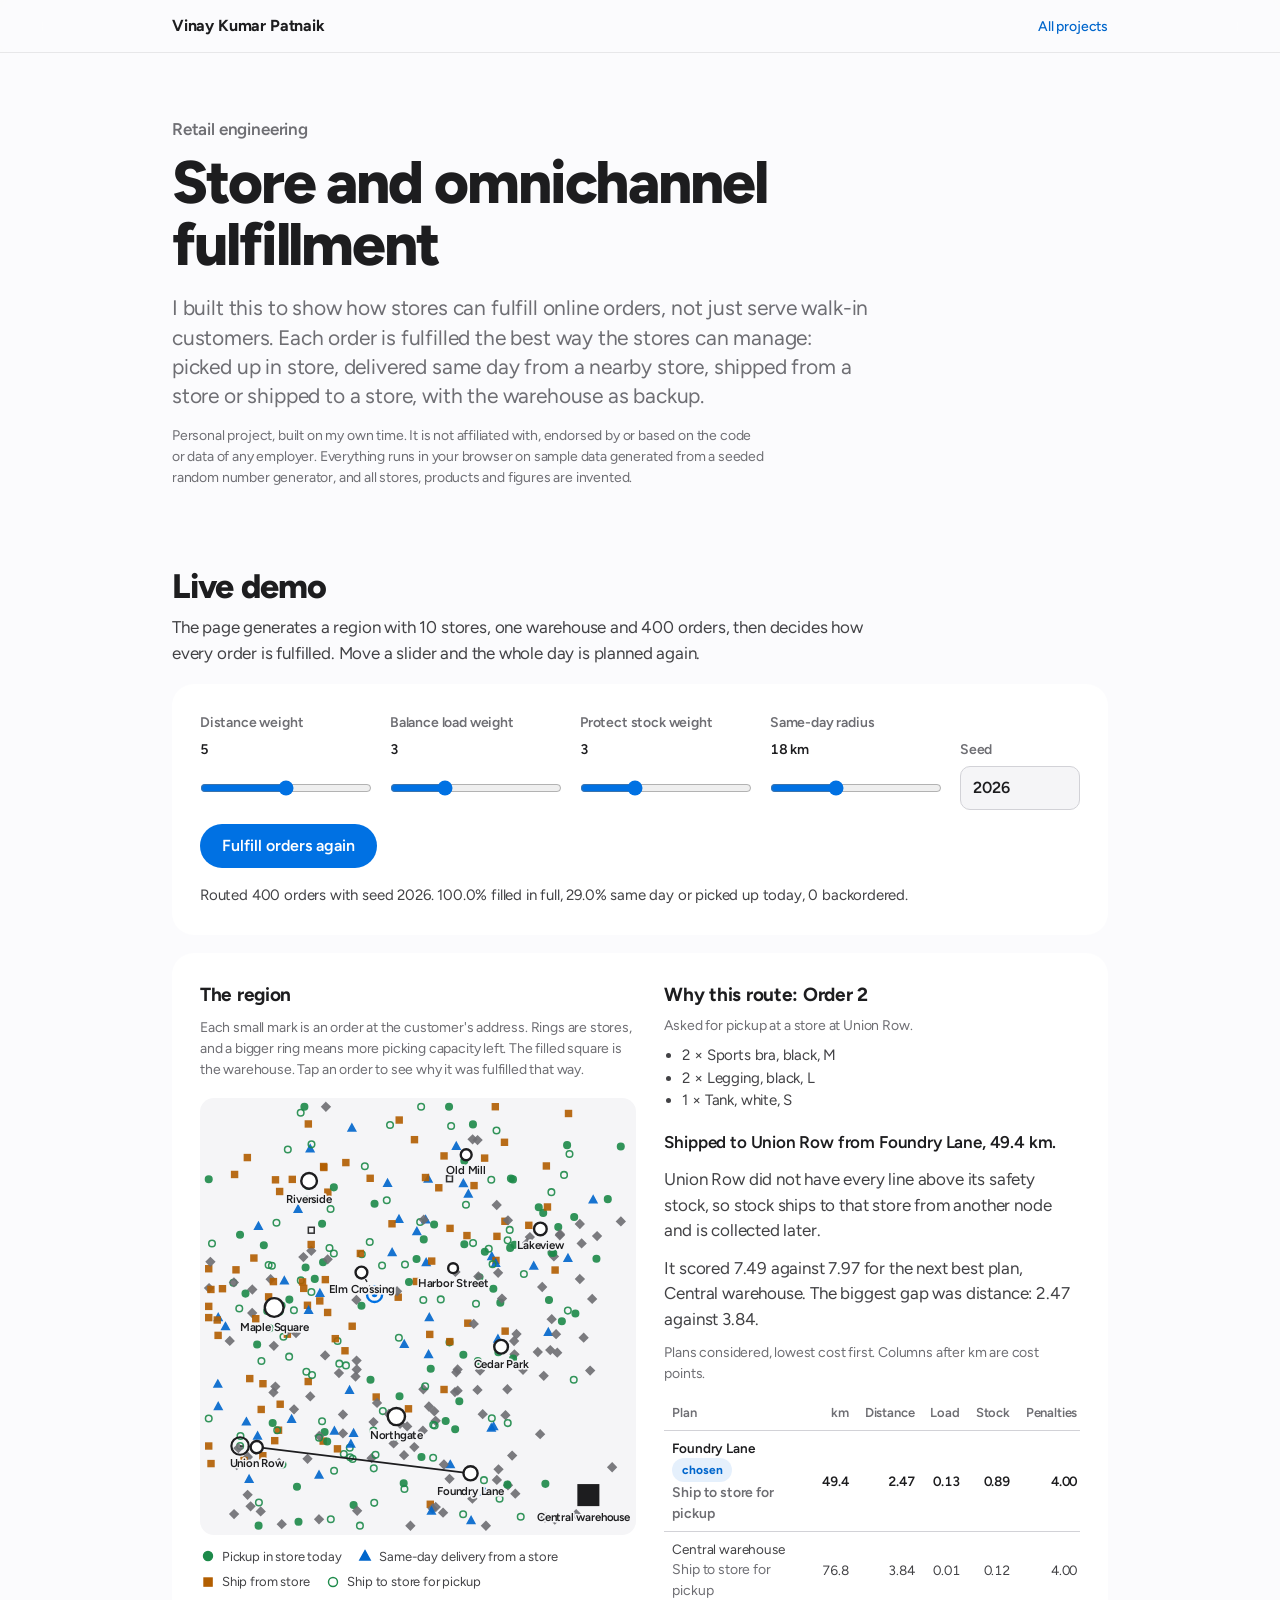
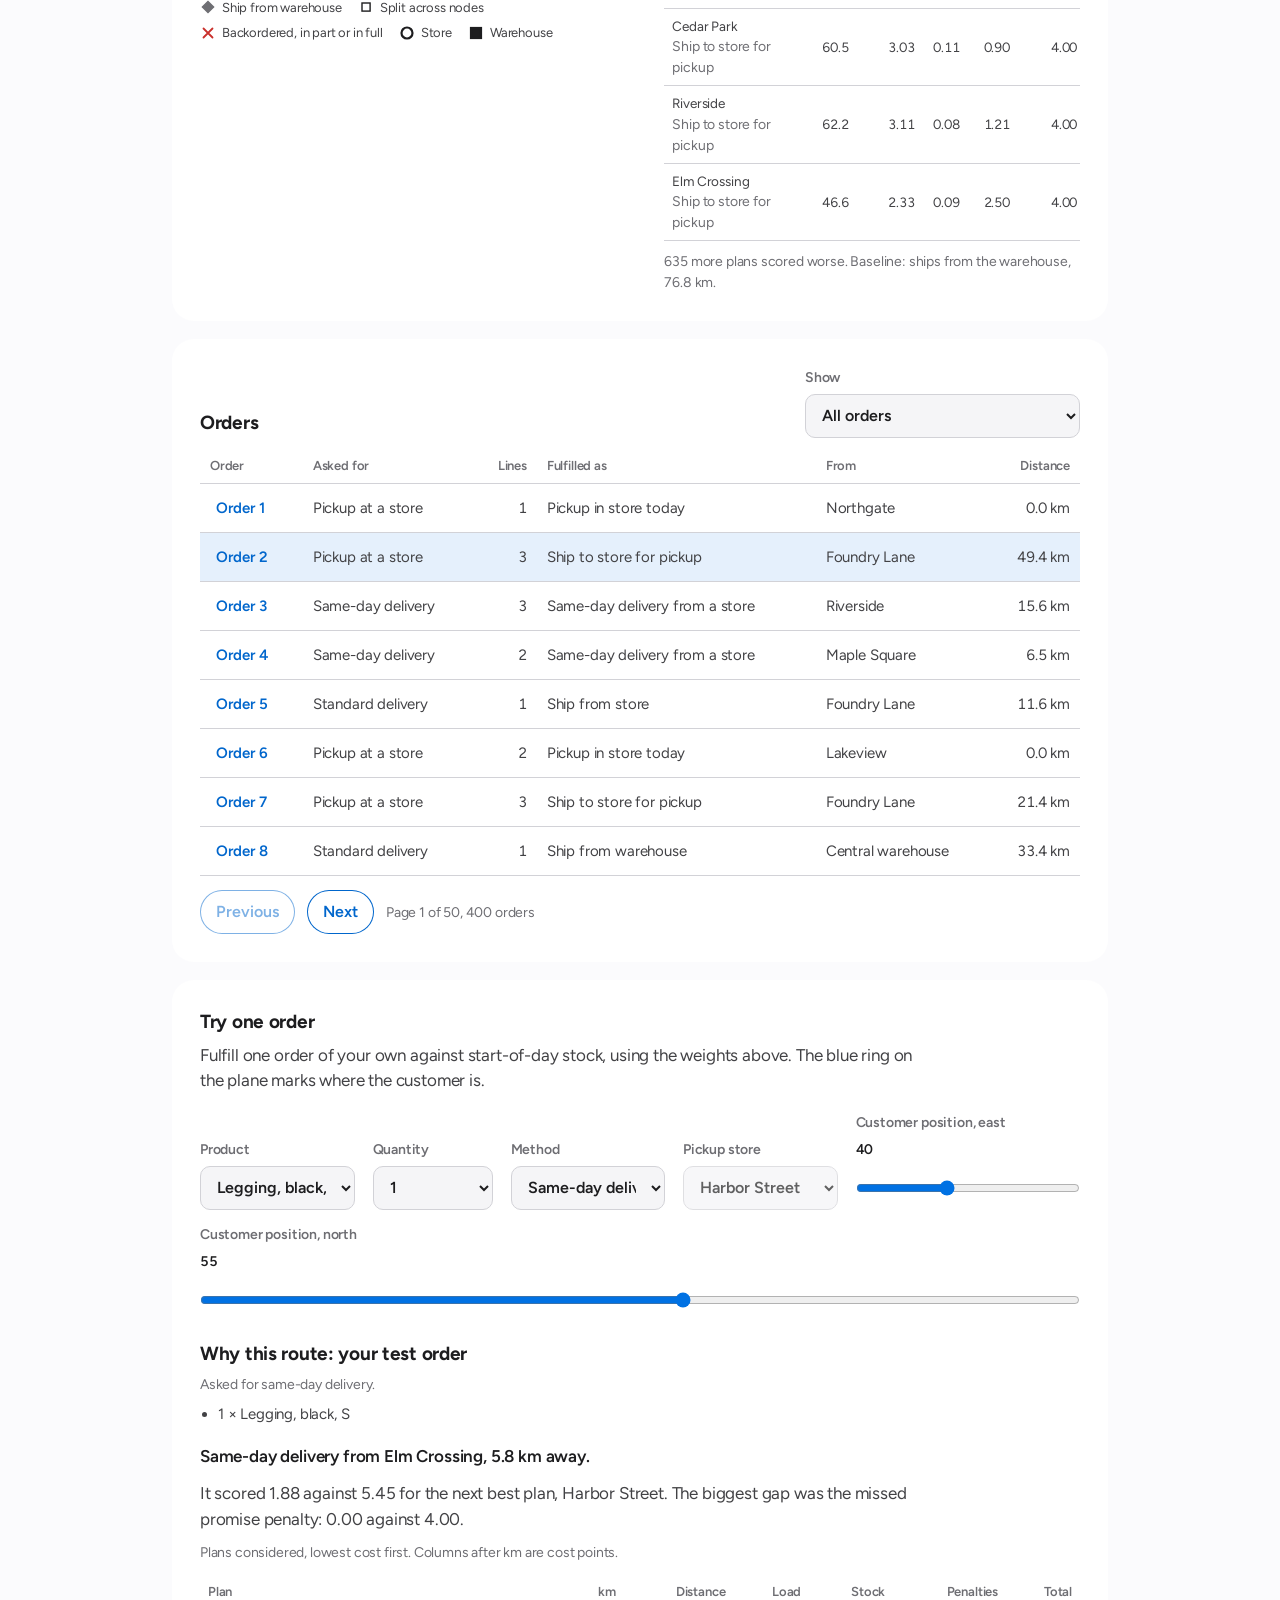
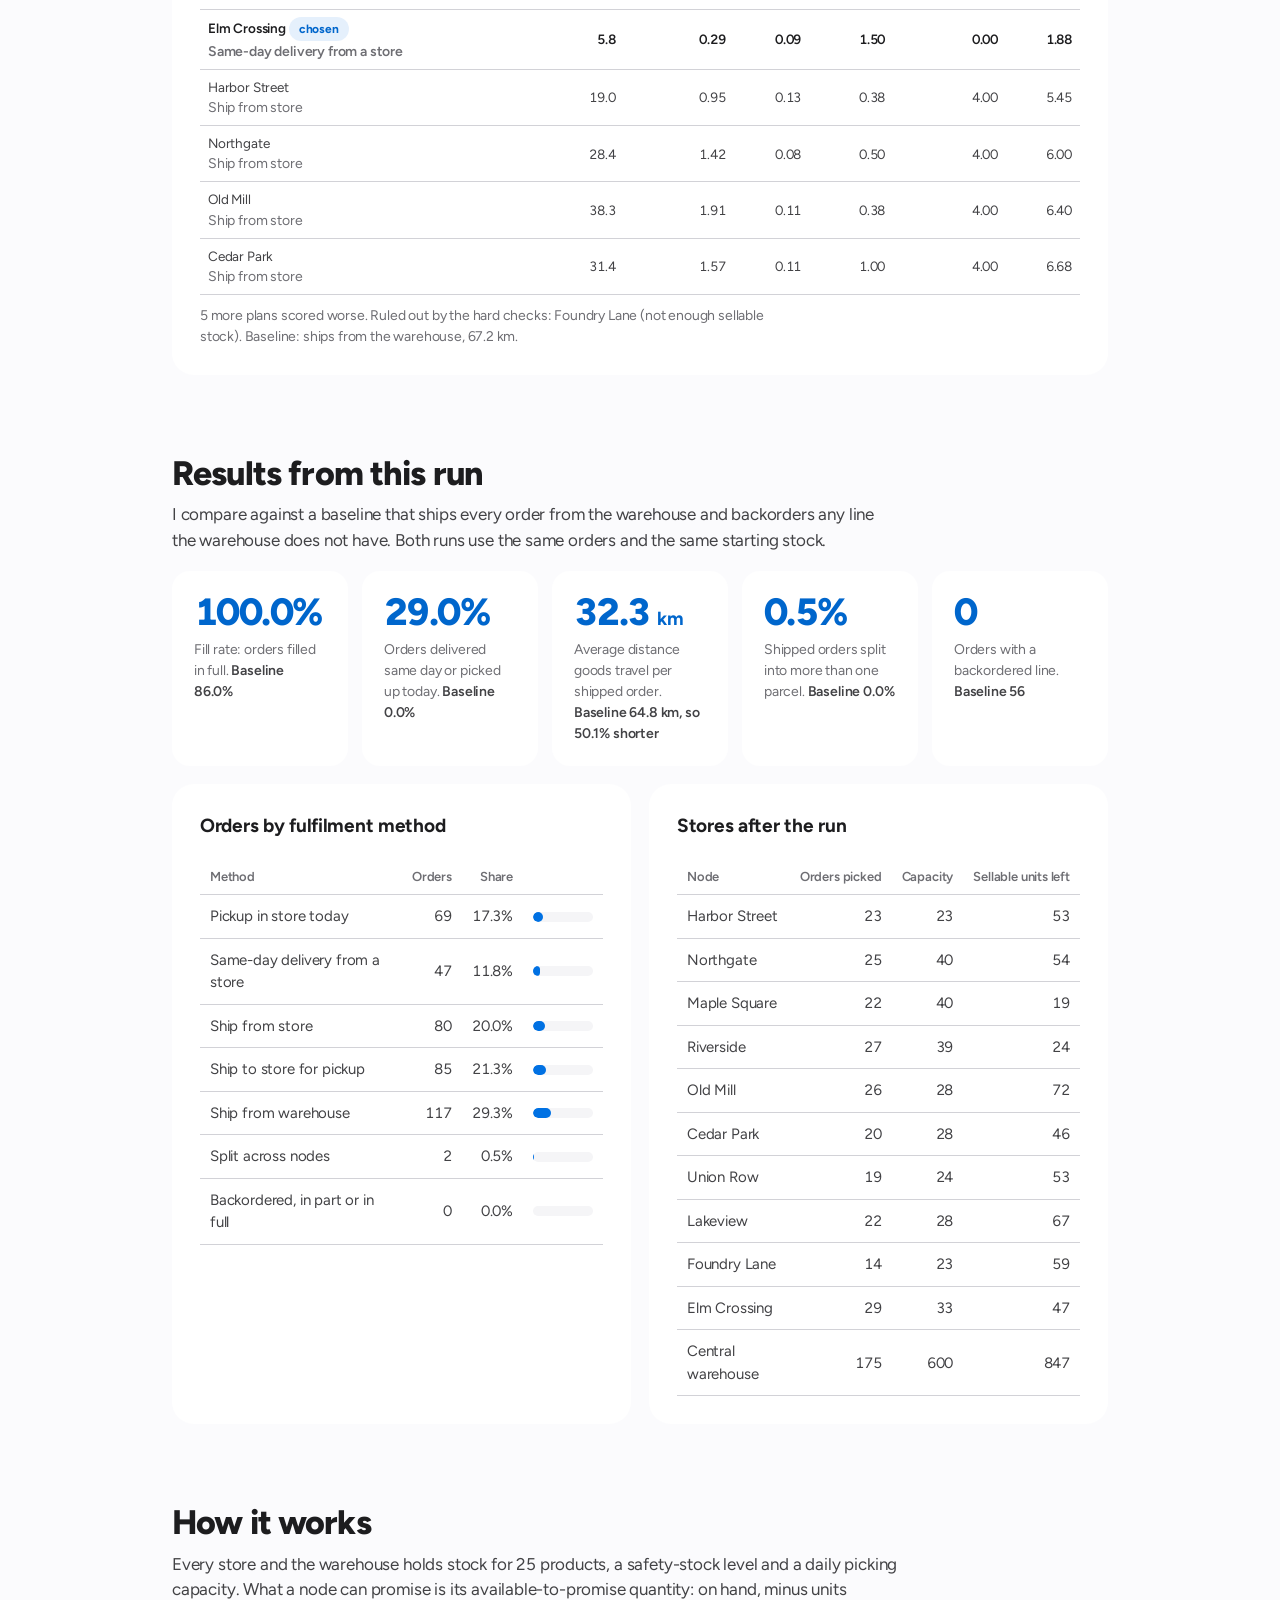
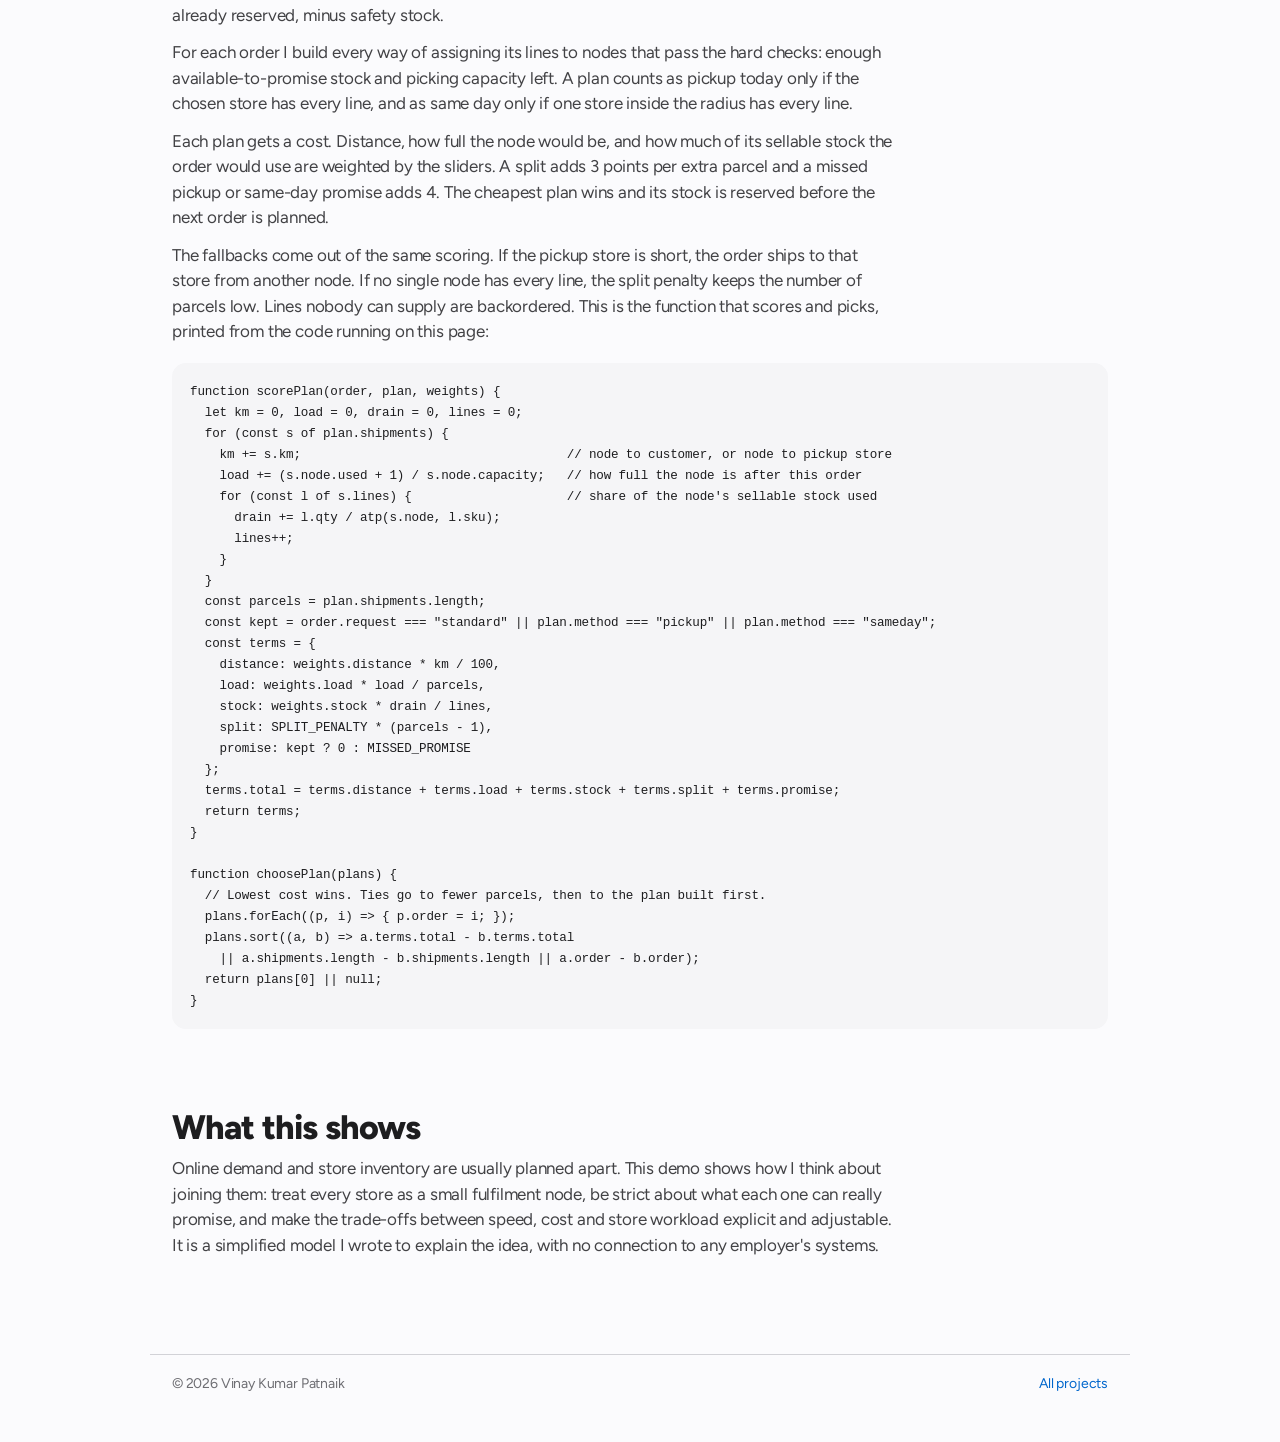
<file: projects/store-fulfillment/index.html>
<!doctype html>
<html lang="en">
<head>
<meta charset="utf-8">
<meta name="viewport" content="width=device-width, initial-scale=1">
<title>Store and omnichannel fulfillment — Vinay Kumar Patnaik</title>
<meta name="description" content="A live demo of store and omnichannel fulfillment: stores fulfilling online orders through pickup in store, same-day delivery, ship from store and ship to store, with the warehouse as backup. Runs on generated sample data in your browser.">
<link rel="preconnect" href="https://fonts.googleapis.com">
<link rel="preconnect" href="https://fonts.gstatic.com" crossorigin>
<link rel="stylesheet" href="https://fonts.googleapis.com/css2?family=Figtree:wght@400;500;600;700;800&display=swap">
<link rel="stylesheet" href="../shared.css">
<style>
  .stack{display:grid;gap:18px}
  .controls label{flex:1 1 150px}
  .controls label.narrow{flex:0 1 120px}
  .controls input[type=range]{width:100%}
  .controls input[type=number],.controls select{width:100%}
  .controls output{color:var(--ink);font-variant-numeric:tabular-nums}
  .status{font-size:15px;color:var(--body);margin-top:16px;max-width:none}
  .stage{display:grid;grid-template-columns:minmax(0,1.05fr) minmax(0,1fr);gap:28px;align-items:start}
  @media (max-width:860px){.stage{grid-template-columns:minmax(0,1fr)}}
  .plane{display:block;width:100%;height:auto;background:var(--field);border-radius:14px;cursor:pointer;touch-action:manipulation}
  .plane text{font-family:var(--font);font-size:10.5px;font-weight:600;fill:var(--ink);paint-order:stroke;stroke:var(--field);stroke-width:3px;stroke-linejoin:round;text-anchor:middle;pointer-events:none}
  @media (max-width:560px){.plane text{font-size:13px}}
  .m{stroke-width:1.4}
  .m-pickup{fill:var(--good);stroke:var(--good)}
  .m-sameday{fill:var(--link);stroke:var(--link)}
  .m-shipFromStore{fill:var(--warn);stroke:var(--warn)}
  .m-shipToStore{fill:none;stroke:var(--good)}
  .m-warehouse{fill:var(--muted);stroke:var(--muted)}
  .m-split{fill:none;stroke:var(--ink)}
  .m-backorder{fill:none;stroke:var(--bad);stroke-width:1.8;stroke-linecap:round}
  .dots .m{opacity:.9}
  .node{fill:var(--surface);stroke:var(--ink);stroke-width:2.2}
  .node-wh{fill:var(--ink);stroke:var(--ink)}
  .sel-ring{fill:none;stroke:var(--ink);stroke-width:2}
  .sel-line{stroke:var(--ink);stroke-width:1.6;fill:none}
  .sel-dash{stroke:var(--ink);stroke-width:1.2;stroke-dasharray:3 4;fill:none}
  .sel-radius{stroke:var(--link);stroke-width:1.2;stroke-dasharray:5 5;fill:none}
  .try-mark{fill:none;stroke:var(--cta);stroke-width:2.2}
  .legend{display:flex;flex-wrap:wrap;gap:6px 16px;list-style:none;margin-top:12px;font-size:13px;color:var(--body)}
  .legend li{display:inline-flex;align-items:center;gap:6px}
  .legend svg{width:16px;height:16px;flex:none}
  .hint{font-size:14px;color:var(--muted);margin-top:8px}
  .why h3{margin-bottom:6px}
  .why .decision{color:var(--ink);font-weight:600}
  .why ul{margin:8px 0 0 18px;color:var(--body);font-size:15px}
  .why table{font-size:13.5px;margin-top:12px}
  .why td,.why th{padding:7px 8px}
  .why td:first-child{min-width:150px}
  .why tr.win td{color:var(--ink);font-weight:600}
  .why .small{font-size:14px;color:var(--muted);margin-top:10px}
  .rowbtn{font:inherit;font-weight:600;color:var(--link);background:none;border:0;cursor:pointer;min-height:44px;min-width:44px;padding:0 6px;text-align:left;white-space:nowrap}
  .rowbtn:hover{text-decoration:underline}
  tr.sel td{background:var(--tag)}
  .orders td{padding-block:2px}
  .pager{display:flex;align-items:center;gap:12px;flex-wrap:wrap;margin-top:14px;font-size:14px;color:var(--muted)}
  .pager .btn{padding:0 16px}
  .tablehead{display:flex;flex-wrap:wrap;gap:12px 18px;align-items:end;justify-content:space-between;margin-bottom:10px}
  .two{display:grid;grid-template-columns:minmax(0,1fr) minmax(0,1fr);gap:18px}
  @media (max-width:860px){.two{grid-template-columns:minmax(0,1fr)}}
  .metric .v{font-size:clamp(28px,3.6vw,38px)}
  .controls label.wide{flex:1 1 220px}
  .metric .v small{font-size:.5em;letter-spacing:-.01em;font-weight:700}
  .metric .l b{color:var(--body);font-weight:600}
  td .bar{min-width:60px}
  .mt{margin-top:18px}
  h3 + p{margin-top:6px}
</style>
</head>
<body>
<nav><div class="wrap"><a class="me" href="/">Vinay Kumar Patnaik</a><a class="back" href="/#projects">All projects</a></div></nav>

<header class="head wrap">
  <p class="kind">Retail engineering</p>
  <h1>Store and omnichannel fulfillment</h1>
  <p class="sub">I built this to show how stores can fulfill online orders, not just serve walk-in customers. Each order is fulfilled the best way the stores can manage: picked up in store, delivered same day from a nearby store, shipped from a store or shipped to a store, with the warehouse as backup.</p>
  <p class="note">Personal project, built on my own time. It is not affiliated with, endorsed by or based on the code or data of any employer. Everything runs in your browser on sample data generated from a seeded random number generator, and all stores, products and figures are invented.</p>
</header>

<main>
<section class="wrap" aria-labelledby="demo-h">
  <h2 id="demo-h">Live demo</h2>
  <p>The page generates a region with <span id="n-stores">ten</span> stores, one warehouse and <span id="n-orders">400</span> orders, then decides how every order is fulfilled. Move a slider and the whole day is planned again.</p>

  <div class="stack mt">
    <div class="panel">
      <form class="controls" id="controls" onsubmit="return false">
        <label>Distance weight <output id="o-wd"></output>
          <input type="range" id="w-dist" min="0" max="10" step="1" value="5"></label>
        <label>Balance load weight <output id="o-wl"></output>
          <input type="range" id="w-load" min="0" max="10" step="1" value="3"></label>
        <label>Protect stock weight <output id="o-ws"></output>
          <input type="range" id="w-stock" min="0" max="10" step="1" value="3"></label>
        <label>Same-day radius <output id="o-r"></output>
          <input type="range" id="radius" min="5" max="40" step="1" value="18"></label>
        <label class="narrow">Seed
          <input type="number" id="seed" min="1" max="999999" step="1" value="2026"></label>
        <button type="button" class="btn btn-primary" id="run">Fulfill orders again</button>
      </form>
      <p class="status" id="status" role="status" aria-live="polite"></p>
    </div>

    <div class="panel">
      <div class="stage">
        <div>
          <h3 id="plane-h">The region</h3>
          <p class="hint" id="plane-d">Each small mark is an order at the customer's address. Rings are stores, and a bigger ring means more picking capacity left. The filled square is the warehouse. Tap an order to see why it was fulfilled that way.</p>
          <svg class="plane mt" id="plane" viewBox="0 0 400 400" role="img" aria-labelledby="plane-h plane-d"></svg>
          <ul class="legend" id="legend" aria-label="Legend: order marks by fulfilment method"></ul>
        </div>
        <div class="why" id="why" aria-live="polite"></div>
      </div>
    </div>

    <div class="panel">
      <div class="tablehead">
        <h3>Orders</h3>
        <label>Show
          <select id="filter"></select></label>
      </div>
      <div class="scroll">
        <table class="orders">
          <thead><tr><th>Order</th><th>Asked for</th><th class="num">Lines</th><th>Fulfilled as</th><th>From</th><th class="num">Distance</th></tr></thead>
          <tbody id="orders-body"></tbody>
        </table>
      </div>
      <div class="pager">
        <button type="button" class="btn btn-ghost" id="prev">Previous</button>
        <button type="button" class="btn btn-ghost" id="next">Next</button>
        <span id="page-info" aria-live="polite"></span>
      </div>
    </div>

    <div class="panel">
      <h3>Try one order</h3>
      <p>Fulfill one order of your own against start-of-day stock, using the weights above. The blue ring on the plane marks where the customer is.</p>
      <form class="controls mt" id="try" onsubmit="return false">
        <label>Product
          <select id="t-sku"></select></label>
        <label class="narrow">Quantity
          <select id="t-qty"><option>1</option><option>2</option><option>3</option><option>4</option><option>5</option><option>6</option></select></label>
        <label>Method
          <select id="t-method">
            <option value="sameday">Same-day delivery</option>
            <option value="pickup">Pickup at a store</option>
            <option value="standard">Standard delivery</option>
          </select></label>
        <label>Pickup store
          <select id="t-store"></select></label>
        <label class="wide">Customer position, east <output id="o-tx"></output>
          <input type="range" id="t-x" min="0" max="100" step="1" value="40"></label>
        <label class="wide">Customer position, north <output id="o-ty"></output>
          <input type="range" id="t-y" min="0" max="100" step="1" value="55"></label>
      </form>
      <div class="why mt" id="try-why" aria-live="polite"></div>
    </div>
  </div>
</section>

<section class="wrap" aria-labelledby="res-h">
  <h2 id="res-h">Results from this run</h2>
  <p>I compare against a baseline that ships every order from the warehouse and backorders any line the warehouse does not have. Both runs use the same orders and the same starting stock.</p>
  <div class="metrics mt" id="metrics" aria-live="polite"></div>

  <div class="two mt">
    <div class="panel">
      <h3>Orders by fulfilment method</h3>
      <div class="scroll mt">
        <table>
          <thead><tr><th>Method</th><th class="num">Orders</th><th class="num">Share</th><th><span class="sr">&nbsp;</span></th></tr></thead>
          <tbody id="method-body"></tbody>
        </table>
      </div>
    </div>
    <div class="panel">
      <h3>Stores after the run</h3>
      <div class="scroll mt">
        <table>
          <thead><tr><th>Node</th><th class="num">Orders picked</th><th class="num">Capacity</th><th class="num">Sellable units left</th></tr></thead>
          <tbody id="node-body"></tbody>
        </table>
      </div>
    </div>
  </div>
</section>

<section class="wrap" aria-labelledby="how-h">
  <h2 id="how-h">How it works</h2>
  <p>Every store and the warehouse holds stock for <span id="n-skus">25</span> products, a safety-stock level and a daily picking capacity. What a node can promise is its available-to-promise quantity: on hand, minus units already reserved, minus safety stock.</p>
  <p>For each order I build every way of assigning its lines to nodes that pass the hard checks: enough available-to-promise stock and picking capacity left. A plan counts as pickup today only if the chosen store has every line, and as same day only if one store inside the radius has every line.</p>
  <p>Each plan gets a cost. Distance, how full the node would be, and how much of its sellable stock the order would use are weighted by the sliders. A split adds <span id="c-split"></span> points per extra parcel and a missed pickup or same-day promise adds <span id="c-promise"></span>. The cheapest plan wins and its stock is reserved before the next order is planned.</p>
  <p>The fallbacks come out of the same scoring. If the pickup store is short, the order ships to that store from another node. If no single node has every line, the split penalty keeps the number of parcels low. Lines nobody can supply are backordered. This is the function that scores and picks, printed from the code running on this page:</p>
  <pre class="mt"><code id="excerpt"></code></pre>
</section>

<section class="wrap" aria-labelledby="what-h">
  <h2 id="what-h">What this shows</h2>
  <p>Online demand and store inventory are usually planned apart. This demo shows how I think about joining them: treat every store as a small fulfilment node, be strict about what each one can really promise, and make the trade-offs between speed, cost and store workload explicit and adjustable. It is a simplified model I wrote to explain the idea, with no connection to any employer's systems.</p>
</section>
</main>

<footer><div class="wrap"><span>© 2026 Vinay Kumar Patnaik</span><a href="/#projects">All projects</a></div></footer>

<script>
"use strict";

/* ---------- seeded random ---------- */
function mulberry32(a) {
  return function () {
    a |= 0; a = a + 0x6D2B79F5 | 0;
    let t = Math.imul(a ^ a >>> 15, 1 | a);
    t = t + Math.imul(t ^ t >>> 7, 61 | t) ^ t;
    return ((t ^ t >>> 14) >>> 0) / 4294967296;
  };
}
const between = (rng, lo, hi) => lo + Math.floor(rng() * (hi - lo + 1));
function gauss(rng) { return Math.sqrt(-2 * Math.log(1 - rng())) * Math.cos(2 * Math.PI * rng()); }
function weighted(rng, weights) {
  let total = 0; for (const w of weights) total += w;
  let r = rng() * total;
  for (let i = 0; i < weights.length; i++) { r -= weights[i]; if (r < 0) return i; }
  return weights.length - 1;
}

/* ---------- synthetic world ---------- */
const STORE_NAMES = ["Harbor Street", "Northgate", "Maple Square", "Riverside", "Old Mill",
  "Cedar Park", "Union Row", "Lakeview", "Foundry Lane", "Elm Crossing"];
const SKUS = ["Legging, black, S", "Legging, black, M", "Legging, black, L", "Legging, navy, M", "Legging, olive, M",
  "Tank, white, S", "Tank, white, M", "Tank, black, M", "Tee, grey, M", "Tee, grey, L", "Tee, white, M",
  "Hoodie, charcoal, M", "Hoodie, charcoal, L", "Hoodie, sand, M", "Jogger, black, M", "Jogger, black, L",
  "Jogger, grey, M", "Short, navy, M", "Short, black, L", "Sports bra, black, S", "Sports bra, black, M",
  "Sock, white, 3-pack", "Cap, black, one size", "Yoga mat, charcoal", "Tote bag, natural"];
const ORDER_COUNT = 400;
const REQUESTS = { pickup: "Pickup at a store", sameday: "Same-day delivery", standard: "Standard delivery" };

function makeWorld(seed) {
  const rng = mulberry32(seed);
  const nodes = [];
  const wh = { x: between(rng, 84, 94), y: between(rng, 6, 16) };
  const placed = [wh];
  for (let i = 0; i < STORE_NAMES.length; i++) {
    let p, tries = 0;
    do {
      p = { x: between(rng, 10, 82), y: between(rng, 14, 90) };
      tries++;
    } while (tries < 500 && placed.some(q => Math.hypot(p.x - q.x, p.y - q.y) < 21));
    placed.push(p);
    nodes.push({
      id: i, type: "store", name: STORE_NAMES[i], x: p.x, y: p.y,
      capacity: between(rng, 20, 40), used: 0, safety: between(rng, 1, 2),
      onHand: SKUS.map(() => rng() < 0.18 ? 0 : between(rng, 2, 10)),
      reserved: SKUS.map(() => 0),
      pull: 0.5 + rng()
    });
  }
  nodes.push({
    id: nodes.length, type: "wh", name: "Central warehouse", x: wh.x, y: wh.y,
    capacity: 600, used: 0, safety: 3,
    onHand: SKUS.map(() => between(rng, 30, 80)),
    reserved: SKUS.map(() => 0), pull: 0
  });
  return nodes;
}

function makeOrders(seed, nodes) {
  const rng = mulberry32(seed ^ 0x9E3779B9);
  const stores = nodes.filter(n => n.type === "store");
  const pulls = stores.map(s => s.pull);
  const popularity = SKUS.map(() => 0.4 + 1.2 * rng());
  const clamp = v => Math.min(98, Math.max(2, v));
  const orders = [];
  for (let i = 0; i < ORDER_COUNT; i++) {
    let x, y;
    if (rng() < 0.75) {
      const s = stores[weighted(rng, pulls)];
      x = clamp(s.x + gauss(rng) * 9); y = clamp(s.y + gauss(rng) * 9);
    } else { x = 2 + rng() * 96; y = 2 + rng() * 96; }
    const r = rng();
    const lineCount = r < 0.45 ? 1 : r < 0.8 ? 2 : 3;
    const lines = [];
    while (lines.length < lineCount) {
      const sku = weighted(rng, popularity);
      if (!lines.some(l => l.sku === sku)) lines.push({ sku, qty: rng() < 0.8 ? 1 : 2 });
    }
    const m = rng();
    const request = m < 0.35 ? "pickup" : m < 0.6 ? "sameday" : "standard";
    let pickupStore = null;
    if (request === "pickup") {
      const byDistance = stores.slice().sort((a, b) => dist(a, { x, y }) - dist(b, { x, y }));
      pickupStore = (rng() < 0.8 ? byDistance[0] : byDistance[1]).id;
    }
    orders.push({ id: i + 1, x, y, lines, request, pickupStore });
  }
  return orders;
}

/* ---------- routing engine ---------- */
const SPLIT_PENALTY = 3;     // points per extra parcel
const MISSED_PROMISE = 4;    // points when pickup today or same day cannot be kept
const MAX_SHOWN = 5;

const dist = (a, b) => Math.hypot(a.x - b.x, a.y - b.y);
// Available to promise: on hand, minus reserved, minus safety stock.
const atp = (node, sku) => node.onHand[sku] - node.reserved[sku] - node.safety;
const destinationOf = (order, nodes) => order.request === "pickup" ? nodes[order.pickupStore] : order;

function methodOf(order, shipments, cfg) {
  if (!shipments.length) return "backorder";
  if (shipments.length > 1) return "split";
  const node = shipments[0].node;
  if (order.request === "pickup") return node.id === order.pickupStore ? "pickup" : "shipToStore";
  if (order.request === "sameday" && node.type === "store" && dist(node, order) <= cfg.radius) return "sameday";
  return node.type === "store" ? "shipFromStore" : "warehouse";
}

// Every assignment of lines to nodes that passes the hard checks.
function buildPlans(order, nodes, cfg) {
  const open = nodes.filter(n => n.used < n.capacity);
  const options = order.lines.map(l => open.filter(n => atp(n, l.sku) >= l.qty));
  const fillable = order.lines.filter((l, i) => options[i].length);
  const fillOptions = options.filter(o => o.length);
  const backordered = order.lines.filter((l, i) => !options[i].length);
  const dest = destinationOf(order, nodes);
  const plans = [];
  const pick = [];
  (function assign(k) {
    if (k === fillable.length) {
      const shipments = [];
      pick.forEach((node, i) => {
        let s = shipments.find(x => x.node === node);
        if (!s) shipments.push(s = { node, lines: [], km: dist(node, dest) });
        s.lines.push(fillable[i]);
      });
      const plan = { shipments, method: methodOf(order, shipments, cfg) };
      plan.terms = scorePlan(order, plan, cfg.weights);
      plans.push(plan);
      return;
    }
    for (const node of fillOptions[k]) { pick.push(node); assign(k + 1); pick.pop(); }
  })(0);
  if (!fillable.length) plans.length = 0;
  return { plans, backordered, open };
}

function scorePlan(order, plan, weights) {
  let km = 0, load = 0, drain = 0, lines = 0;
  for (const s of plan.shipments) {
    km += s.km;                                    // node to customer, or node to pickup store
    load += (s.node.used + 1) / s.node.capacity;   // how full the node is after this order
    for (const l of s.lines) {                     // share of the node's sellable stock used
      drain += l.qty / atp(s.node, l.sku);
      lines++;
    }
  }
  const parcels = plan.shipments.length;
  const kept = order.request === "standard" || plan.method === "pickup" || plan.method === "sameday";
  const terms = {
    distance: weights.distance * km / 100,
    load: weights.load * load / parcels,
    stock: weights.stock * drain / lines,
    split: SPLIT_PENALTY * (parcels - 1),
    promise: kept ? 0 : MISSED_PROMISE
  };
  terms.total = terms.distance + terms.load + terms.stock + terms.split + terms.promise;
  return terms;
}

function choosePlan(plans) {
  // Lowest cost wins. Ties go to fewer parcels, then to the plan built first.
  plans.forEach((p, i) => { p.order = i; });
  plans.sort((a, b) => a.terms.total - b.terms.total
    || a.shipments.length - b.shipments.length || a.order - b.order);
  return plans[0] || null;
}

function routeOrder(order, nodes, cfg) {
  const { plans, backordered, open } = buildPlans(order, nodes, cfg);
  const winner = choosePlan(plans);
  const ruledOut = nodes.filter(n => !plans.some(p => p.shipments.some(s => s.node === n)))
    .map(n => ({ name: n.name, why: open.includes(n) ? "not enough sellable stock" : "no picking capacity left" }));
  const pickupStore = order.request === "pickup" ? nodes[order.pickupStore] : null;
  const result = {
    method: winner ? winner.method : "backorder",
    category: !winner || backordered.length ? "backorder" : winner.method,
    filled: !!winner && !backordered.length,
    shipments: winner ? winner.shipments.map(s => ({ node: s.node, km: s.km, lines: s.lines })) : [],
    km: winner ? winner.shipments.reduce((t, s) => t + s.km, 0) : 0,
    backordered,
    planCount: plans.length,
    singleNodePlans: plans.filter(p => p.shipments.length === 1).length,
    top: plans.slice(0, MAX_SHOWN).map(p => ({
      label: p.shipments.map(s => s.node.name).join(" + "), method: p.method,
      km: p.shipments.reduce((t, s) => t + s.km, 0), terms: p.terms
    })),
    ruledOut,
    pickupShort: pickupStore ? (pickupStore.used >= pickupStore.capacity ? "capacity" :
      order.lines.some(l => atp(pickupStore, l.sku) < l.qty) ? "stock" : null) : null
  };
  if (winner) {
    for (const s of winner.shipments) {     // reserve before the next order is routed
      s.node.used++;
      for (const l of s.lines) s.node.reserved[l.sku] += l.qty;
    }
  }
  return result;
}

/* ---------- baseline: everything from the warehouse ---------- */
function routeBaseline(order, nodes) {
  const wh = nodes[nodes.length - 1];
  const shipped = order.lines.filter(l => atp(wh, l.sku) >= l.qty);
  for (const l of shipped) wh.reserved[l.sku] += l.qty;
  if (shipped.length) wh.used++;
  return {
    filled: shipped.length === order.lines.length,
    shipments: shipped.length ? 1 : 0,
    km: shipped.length ? dist(wh, destinationOf(order, nodes)) : 0,
    today: false
  };
}

function summarise(rows) {
  const n = rows.length;
  const shipped = rows.filter(r => r.shipments > 0);
  return {
    orders: n,
    fillRate: rows.filter(r => r.filled).length / n,
    todayShare: rows.filter(r => r.today).length / n,
    avgKm: shipped.length ? shipped.reduce((t, r) => t + r.km, 0) / shipped.length : 0,
    splitRate: shipped.length ? shipped.filter(r => r.shipments > 1).length / shipped.length : 0,
    backorders: rows.filter(r => !r.filled).length
  };
}

/* ---------- run ---------- */
const METHODS = {
  pickup: "Pickup in store today",
  sameday: "Same-day delivery from a store",
  shipFromStore: "Ship from store",
  shipToStore: "Ship to store for pickup",
  warehouse: "Ship from warehouse",
  split: "Split across nodes",
  backorder: "Backordered, in part or in full"
};
const $ = id => document.getElementById(id);
const state = { nodes: [], orders: [], results: [], selected: null, page: 0, filter: "all", tryOrder: null, tryResult: null, cfg: null, seed: 2026 };

function readConfig() {
  return {
    weights: { distance: +$("w-dist").value, load: +$("w-load").value, stock: +$("w-stock").value },
    radius: +$("radius").value
  };
}
function readSeed() {
  let s = Math.floor(+$("seed").value);
  if (!Number.isFinite(s) || s < 1) s = 2026;
  if (s > 999999) s = 999999;
  $("seed").value = s;
  return s;
}

function run() {
  const cfg = readConfig(), seed = readSeed();
  const nodes = makeWorld(seed);
  const orders = makeOrders(seed, nodes);
  const results = orders.map(o => routeOrder(o, nodes, cfg));
  const baseNodes = makeWorld(seed);
  const base = orders.map(o => routeBaseline(o, baseNodes));
  const engineRows = results.map(r => ({
    filled: r.filled, shipments: r.shipments.length, km: r.km,
    today: r.filled && (r.method === "pickup" || r.method === "sameday")
  }));
  Object.assign(state, { nodes, orders, results, cfg, seed, engine: summarise(engineRows), baseline: summarise(base), baseRows: base });
  if (state.selected === null || state.selected >= orders.length) {
    const i = results.findIndex(r => r.category === "shipToStore");
    state.selected = i >= 0 ? i : 0;
  }
  state.page = Math.floor(visibleOrders().indexOf(state.selected) / PAGE);
  if (state.page < 0) state.page = 0;
  renderOutputs();
  renderMetrics();
  renderMethodTable();
  renderNodeTable();
  renderOrders();
  runTry();          // also draws the plane
  renderWhy($("why"), state.orders[state.selected], state.results[state.selected], state.baseRows[state.selected], "Order " + state.orders[state.selected].id);
  const e = state.engine;
  $("status").textContent = "Routed " + e.orders + " orders with seed " + seed + ". " + pct(e.fillRate) +
    " filled in full, " + pct(e.todayShare) + " same day or picked up today, " + e.backorders + " backordered.";
}

/* ---------- formatting ---------- */
const pct = v => (v * 100).toFixed(1) + "%";
const km = v => v.toFixed(1) + " km";
const pts = v => v.toFixed(2);
const esc = s => String(s).replace(/[&<>"]/g, c => ({ "&": "&amp;", "<": "&lt;", ">": "&gt;", '"': "&quot;" }[c]));

/* ---------- plane ---------- */
const S = 4;                         // plane units to svg units
const px = x => x * S, py = y => (100 - y) * S;
function mark(cat, cx, cy, r) {
  const c = 'class="m m-' + cat + '"';
  const f = v => v.toFixed(1);
  switch (cat) {
    case "sameday": return '<path ' + c + ' d="M' + f(cx) + ' ' + f(cy - r * 1.2) + 'L' + f(cx + r * 1.15) + ' ' + f(cy + r * .9) + 'L' + f(cx - r * 1.15) + ' ' + f(cy + r * .9) + 'Z"/>';
    case "shipFromStore":
    case "split": return '<rect ' + c + ' x="' + f(cx - r * .9) + '" y="' + f(cy - r * .9) + '" width="' + f(r * 1.8) + '" height="' + f(r * 1.8) + '"/>';
    case "warehouse": return '<path ' + c + ' d="M' + f(cx) + ' ' + f(cy - r * 1.25) + 'L' + f(cx + r * 1.25) + ' ' + f(cy) + 'L' + f(cx) + ' ' + f(cy + r * 1.25) + 'L' + f(cx - r * 1.25) + ' ' + f(cy) + 'Z"/>';
    case "backorder": return '<path ' + c + ' d="M' + f(cx - r) + ' ' + f(cy - r) + 'L' + f(cx + r) + ' ' + f(cy + r) + 'M' + f(cx + r) + ' ' + f(cy - r) + 'L' + f(cx - r) + ' ' + f(cy + r) + '"/>';
    default: return '<circle ' + c + ' cx="' + f(cx) + '" cy="' + f(cy) + '" r="' + f(r) + '"/>';
  }
}
function renderLegend() {
  $("legend").innerHTML = Object.keys(METHODS).map(k =>
    '<li><svg viewBox="0 0 16 16" aria-hidden="true">' + mark(k, 8, 8, 4.5) + '</svg>' + esc(METHODS[k]) + '</li>').join("") +
    '<li><svg viewBox="0 0 16 16" aria-hidden="true"><circle class="node" cx="8" cy="8" r="5.5"/></svg>Store</li>' +
    '<li><svg viewBox="0 0 16 16" aria-hidden="true"><rect class="node node-wh" x="3" y="3" width="10" height="10"/></svg>Warehouse</li>';
}
function renderPlane() {
  const { nodes, orders, results, cfg } = state;
  let h = '<g class="dots">';
  orders.forEach((o, i) => { h += mark(results[i].category, px(o.x), py(o.y), 3); });
  h += "</g>";
  // selected order
  const o = orders[state.selected], r = results[state.selected];
  if (o) {
    const dest = destinationOf(o, nodes);
    if (o.request === "sameday") h += '<circle class="sel-radius" cx="' + px(o.x) + '" cy="' + py(o.y) + '" r="' + cfg.radius * S + '"/>';
    if (o.request === "pickup") h += '<path class="sel-dash" d="M' + px(o.x) + ' ' + py(o.y) + 'L' + px(dest.x) + ' ' + py(dest.y) + '"/>';
    for (const s of r.shipments) h += '<path class="sel-line" d="M' + px(s.node.x) + ' ' + py(s.node.y) + 'L' + px(dest.x) + ' ' + py(dest.y) + '"/>';
    h += '<circle class="sel-ring" cx="' + px(o.x) + '" cy="' + py(o.y) + '" r="8"/>';
  }
  // test order
  const t = state.tryOrder;
  if (t) {
    const dest = destinationOf(t, state.tryNodes);
    for (const s of state.tryResult.shipments) h += '<path class="sel-dash" d="M' + px(s.node.x) + ' ' + py(s.node.y) + 'L' + px(dest.x) + ' ' + py(dest.y) + '"/>';
    h += '<circle class="try-mark" cx="' + px(t.x) + '" cy="' + py(t.y) + '" r="7"/><circle class="try-mark" cx="' + px(t.x) + '" cy="' + py(t.y) + '" r="1.5"/>';
  }
  // nodes on top
  for (const n of nodes) {
    const left = n.capacity - n.used;
    const title = "<title>" + esc(n.name) + ": " + left + " of " + n.capacity + " picks left</title>";
    const lx = Math.min(350, Math.max(50, px(n.x)));
    if (n.type === "wh") {
      h += '<rect class="node node-wh" x="' + (px(n.x) - 9) + '" y="' + (py(n.y) - 9) + '" width="18" height="18">' + title + '</rect>';
      h += '<text style="text-anchor:end" x="' + Math.min(394, px(n.x) + 40) + '" y="' + (py(n.y) + 24) + '">' + esc(n.name) + '</text>';
    } else {
      const rad = 4.5 + 9 * left / 40;
      h += '<circle class="node" cx="' + px(n.x) + '" cy="' + py(n.y) + '" r="' + rad.toFixed(1) + '">' + title + '</circle>';
      h += '<text x="' + lx + '" y="' + (py(n.y) + rad + 13).toFixed(1) + '">' + esc(n.name) + '</text>';
    }
  }
  $("plane").innerHTML = h;
}
$("plane").addEventListener("click", ev => {
  const box = $("plane").getBoundingClientRect();
  const x = (ev.clientX - box.left) / box.width * 100, y = 100 - (ev.clientY - box.top) / box.height * 100;
  let best = -1, bestD = 4.5;
  state.orders.forEach((o, i) => { const d = Math.hypot(o.x - x, o.y - y); if (d < bestD) { bestD = d; best = i; } });
  if (best >= 0) select(best, true);
});

/* ---------- why this route ---------- */
function reasonFor(order, r, cfg, nodes) {
  const out = [];
  if (order.request === "pickup" && r.method !== "pickup" && r.shipments.length) {
    const store = nodes[order.pickupStore].name;
    out.push(r.pickupShort === "capacity"
      ? store + " had no picking capacity left, so the order ships to that store from another node and is collected later."
      : store + " did not have every line above its safety stock, so stock ships to that store from another node and is collected later.");
  }
  if (order.request === "sameday" && r.method !== "sameday" && r.shipments.length) {
    out.push("No single store within " + cfg.radius + " km could supply every line at a lower total cost, so this goes out as a standard delivery.");
  }
  if (r.shipments.length > 1 && r.singleNodePlans === 0) {
    out.push("No single node could supply every line, so the order is split across " + r.shipments.length + " nodes.");
  }
  if (r.backordered.length) {
    out.push("No node with capacity had enough sellable stock for " + r.backordered.map(l => SKUS[l.sku]).join("; ") +
      (r.shipments.length ? ". That part is backordered." : ". The order is backordered."));
  }
  if (r.top.length === 1) {
    out.push("It was the only plan that passed the stock and capacity checks.");
  } else if (r.top.length > 1) {
    const a = r.top[0].terms, b = r.top[1].terms;
    const names = { distance: "distance", load: "store load", stock: "stock protection", split: "the split penalty", promise: "the missed promise penalty" };
    let key = null, gap = 0;
    for (const k of Object.keys(names)) if (b[k] - a[k] > gap) { gap = b[k] - a[k]; key = k; }
    out.push("It scored " + pts(a.total) + " against " + pts(b.total) + " for the next best plan, " + r.top[1].label + "." +
      (key ? " The biggest gap was " + names[key] + ": " + pts(a[key]) + " against " + pts(b[key]) + "." : " The two plans tied, and the tie went to the one built first."));
  }
  return out;
}
function decisionText(order, r, nodes) {
  if (!r.shipments.length) return "Backordered. Nothing could be shipped.";
  const from = r.shipments.map(s => s.node.name).join(" and ");
  const to = order.request === "pickup" ? " to " + nodes[order.pickupStore].name : "";
  const part = r.backordered.length ? " Part of the order is backordered." : "";
  switch (r.method) {
    case "pickup": return "Pickup today at " + from + ", from that store's own stock." + part;
    case "sameday": return "Same-day delivery from " + from + ", " + km(r.km) + " away." + part;
    case "shipFromStore": return "Shipped from the " + from + " store, " + km(r.km) + " away." + part;
    case "shipToStore": return "Shipped" + to + " from " + from + ", " + km(r.km) + "." + part;
    case "warehouse": return "Shipped from the " + from + ", " + km(r.km) + " away." + part;
    default: return "Split: parcels from " + from + (to || " to the customer") + ", " + km(r.km) + " in total." + part;
  }
}
function renderWhy(el, order, r, base, title) {
  const nodes = el.id === "try-why" ? state.tryNodes : state.nodes;
  let h = "<h3>Why this route: " + esc(title) + "</h3>";
  h += '<p class="small" style="margin-top:0">Asked for ' + REQUESTS[order.request].toLowerCase() +
    (order.request === "pickup" ? " at " + esc(nodes[order.pickupStore].name) : "") + ".</p>";
  h += "<ul>" + order.lines.map(l => "<li>" + l.qty + " × " + esc(SKUS[l.sku]) + "</li>").join("") + "</ul>";
  h += '<p class="decision mt">' + esc(decisionText(order, r, nodes)) + "</p>";
  for (const line of reasonFor(order, r, state.cfg, nodes)) h += "<p>" + esc(line) + "</p>";
  if (r.top.length) {
    h += '<p class="small">Plans considered, lowest cost first. Columns after km are cost points.</p><div class="scroll"><table>' +
      '<thead><tr><th>Plan</th><th class="num">km</th><th class="num">Distance</th><th class="num">Load</th><th class="num">Stock</th><th class="num">Penalties</th><th class="num">Total</th></tr></thead><tbody>';
    r.top.forEach((p, i) => {
      h += "<tr" + (i === 0 ? ' class="win"' : "") + "><td>" + esc(p.label) + (i === 0 ? ' <span class="tag">chosen</span>' : "") +
        '<br><span class="small">' + esc(METHODS[p.method]) + '</span></td><td class="num">' + p.km.toFixed(1) + '</td><td class="num">' + pts(p.terms.distance) +
        '</td><td class="num">' + pts(p.terms.load) + '</td><td class="num">' + pts(p.terms.stock) + '</td><td class="num">' + pts(p.terms.split + p.terms.promise) +
        '</td><td class="num">' + pts(p.terms.total) + "</td></tr>";
    });
    h += "</tbody></table></div>";
  }
  const more = r.planCount - r.top.length;
  let foot = more > 0 ? more + " more " + (more === 1 ? "plan" : "plans") + " scored worse. " : "";
  if (r.ruledOut.length) foot += "Ruled out by the hard checks: " + r.ruledOut.map(x => x.name + " (" + x.why + ")").join(", ") + ". ";
  if (base) foot += "Baseline: " + (base.shipments ? "ships from the warehouse, " + km(base.km) + (base.filled ? "." : ", with part backordered.") : "backordered, the warehouse has none of it.");
  if (foot) h += '<p class="small">' + esc(foot) + "</p>";
  el.innerHTML = h;
}

/* ---------- orders table ---------- */
const PAGE = 8;
function visibleOrders() {
  const all = state.results.map((r, i) => i);
  return state.filter === "all" ? all : all.filter(i => state.results[i].category === state.filter);
}
function renderOrders() {
  const list = visibleOrders();
  const pages = Math.max(1, Math.ceil(list.length / PAGE));
  state.page = Math.min(Math.max(0, state.page), pages - 1);
  const slice = list.slice(state.page * PAGE, state.page * PAGE + PAGE);
  $("orders-body").innerHTML = slice.map(i => {
    const o = state.orders[i], r = state.results[i];
    return "<tr" + (i === state.selected ? ' class="sel"' : "") + '><td><button type="button" class="rowbtn" data-i="' + i + '" aria-pressed="' + (i === state.selected) +
      '" aria-label="Order ' + o.id + ', show why this route">Order ' + o.id + "</button></td><td>" + REQUESTS[o.request] + '</td><td class="num">' + o.lines.length +
      "</td><td>" + METHODS[r.category] + "</td><td>" + (r.shipments.length ? esc(r.shipments.map(s => s.node.name).join(" + ")) : "None") +
      '</td><td class="num">' + (r.shipments.length ? km(r.km) : "0.0 km") + "</td></tr>";
  }).join("") || '<tr><td colspan="6">No orders were routed this way in this run.</td></tr>';
  $("page-info").textContent = list.length ? "Page " + (state.page + 1) + " of " + pages + ", " + list.length + " orders" : "0 orders";
  $("prev").disabled = state.page === 0;
  $("next").disabled = state.page >= pages - 1;
}
function select(i, jump) {
  state.selected = i;
  if (jump) {
    if (state.filter !== "all" && state.results[i].category !== state.filter) { state.filter = "all"; $("filter").value = "all"; }
    state.page = Math.floor(visibleOrders().indexOf(i) / PAGE);
  }
  renderOrders();
  renderPlane();
  renderWhy($("why"), state.orders[i], state.results[i], state.baseRows[i], "Order " + state.orders[i].id);
}
$("orders-body").addEventListener("click", ev => {
  const b = ev.target.closest("button[data-i]");
  if (!b) return;
  const i = +b.dataset.i;
  select(i, false);
  const again = $("orders-body").querySelector('button[data-i="' + i + '"]');
  if (again) again.focus();
});
$("prev").addEventListener("click", () => { state.page--; renderOrders(); });
$("next").addEventListener("click", () => { state.page++; renderOrders(); });
$("filter").addEventListener("change", ev => { state.filter = ev.target.value; state.page = 0; renderOrders(); });

/* ---------- metrics and tables ---------- */
function renderMetrics() {
  const e = state.engine, b = state.baseline;
  const cut = b.avgKm > 0 ? (b.avgKm - e.avgKm) / b.avgKm : 0;
  const tiles = [
    [pct(e.fillRate), "Fill rate: orders filled in full. <b>Baseline " + pct(b.fillRate) + "</b>"],
    [pct(e.todayShare), "Orders delivered same day or picked up today. <b>Baseline " + pct(b.todayShare) + "</b>"],
    [e.avgKm.toFixed(1) + " <small>km</small>", "Average distance goods travel per shipped order. <b>Baseline " + km(b.avgKm) + ", so " +
      (cut >= 0 ? pct(cut) + " shorter" : pct(-cut) + " longer") + "</b>"],
    [pct(e.splitRate), "Shipped orders split into more than one parcel. <b>Baseline " + pct(b.splitRate) + "</b>"],
    [String(e.backorders), "Orders with a backordered line. <b>Baseline " + b.backorders + "</b>"]
  ];
  $("metrics").innerHTML = tiles.map(t => '<div class="metric"><div class="v">' + t[0] + '</div><div class="l">' + t[1] + "</div></div>").join("");
}
function renderMethodTable() {
  const n = state.results.length;
  $("method-body").innerHTML = Object.keys(METHODS).map(k => {
    const c = state.results.filter(r => r.category === k).length;
    return "<tr><td>" + METHODS[k] + '</td><td class="num">' + c + '</td><td class="num">' + pct(c / n) +
      '</td><td><div class="bar" aria-hidden="true"><i style="width:' + (c / n * 100).toFixed(1) + '%"></i></div></td></tr>';
  }).join("");
}
function renderNodeTable() {
  $("node-body").innerHTML = state.nodes.map(n => {
    const left = SKUS.reduce((t, s, i) => t + Math.max(0, atp(n, i)), 0);
    return "<tr><td>" + esc(n.name) + '</td><td class="num">' + n.used + '</td><td class="num">' + n.capacity + '</td><td class="num">' + left + "</td></tr>";
  }).join("");
}
function renderOutputs() {
  $("o-wd").textContent = $("w-dist").value;
  $("o-wl").textContent = $("w-load").value;
  $("o-ws").textContent = $("w-stock").value;
  $("o-r").textContent = $("radius").value + " km";
  $("o-tx").textContent = $("t-x").value;
  $("o-ty").textContent = $("t-y").value;
}

/* ---------- try one order ---------- */
function runTry() {
  const nodes = makeWorld(state.seed);            // start-of-day stock, nothing reserved
  const request = $("t-method").value;
  $("t-store").disabled = request !== "pickup";
  const order = {
    id: 0, x: +$("t-x").value, y: +$("t-y").value, request,
    lines: [{ sku: +$("t-sku").value, qty: +$("t-qty").value }],
    pickupStore: request === "pickup" ? +$("t-store").value : null
  };
  const cfg = readConfig();
  state.cfg = cfg;
  state.tryNodes = nodes;
  state.tryOrder = order;
  state.tryResult = routeOrder(order, nodes, cfg);
  const baseNodes = makeWorld(state.seed);
  renderOutputs();
  renderWhy($("try-why"), order, state.tryResult, routeBaseline(order, baseNodes), "your test order");
  renderPlane();
}
function fillSelects() {
  $("t-sku").innerHTML = SKUS.map((s, i) => '<option value="' + i + '">' + esc(s) + "</option>").join("");
  $("t-store").innerHTML = STORE_NAMES.map((s, i) => '<option value="' + i + '">' + esc(s) + "</option>").join("");
  $("filter").innerHTML = '<option value="all">All orders</option>' + Object.keys(METHODS).map(k => '<option value="' + k + '">' + METHODS[k] + "</option>").join("");
}

/* ---------- wire up ---------- */
for (const id of ["w-dist", "w-load", "w-stock", "radius"]) $(id).addEventListener("input", run);
$("seed").addEventListener("change", () => { state.selected = null; run(); });
$("run").addEventListener("click", () => { if (readSeed() !== state.seed) state.selected = null; run(); });
for (const id of ["t-sku", "t-qty", "t-method", "t-store", "t-x", "t-y"]) $(id).addEventListener("input", runTry);

$("n-stores").textContent = String(STORE_NAMES.length);
$("n-orders").textContent = String(ORDER_COUNT);
$("n-skus").textContent = String(SKUS.length);
$("c-split").textContent = String(SPLIT_PENALTY);
$("c-promise").textContent = String(MISSED_PROMISE);
$("excerpt").textContent = scorePlan.toString() + "\n\n" + choosePlan.toString();
fillSelects();
renderLegend();
run();
</script>
</body>
</html>
</file>
<file: projects/shared.css>
/* Shared styles for project demo pages on vinaykumarpatnaik.com.
   Same tokens as the main site. Light and dark follow the system setting. */
:root{
  --canvas:#fbfbfd; --surface:#ffffff; --ink:#1d1d1f; --body:#424245; --muted:#6e6e73;
  --hair:#d2d2d7; --link:#0066cc; --cta:#0071e3; --cta-hover:#0077ed;
  --nav:rgba(251,251,253,.72); --nav-line:rgba(0,0,0,.08); --tag:rgba(0,113,227,.1);
  --good:#1d8a4a; --warn:#b25e00; --bad:#c9302c; --field:#f5f5f7;
  --font:"Figtree",-apple-system,BlinkMacSystemFont,"Helvetica Neue",Helvetica,Arial,sans-serif;
}
@media (prefers-color-scheme:dark){
  :root{
    --canvas:#000000; --surface:#1d1d1f; --ink:#f5f5f7; --body:#c7c7cc; --muted:#86868b;
    --hair:#38383a; --link:#2997ff; --cta:#0071e3; --cta-hover:#0a84ff;
    --nav:rgba(22,22,23,.72); --nav-line:rgba(255,255,255,.08); --tag:rgba(41,151,255,.16);
    --good:#30d158; --warn:#ff9f0a; --bad:#ff453a; --field:#2c2c2e;
  }
}
*{box-sizing:border-box;margin:0;padding:0;min-width:0}
html{-webkit-text-size-adjust:100%}
body{background:var(--canvas);color:var(--ink);font-family:var(--font);font-size:17px;line-height:1.5;letter-spacing:-0.01em;-webkit-font-smoothing:antialiased;overflow-x:clip}
a{color:var(--link);text-decoration:none}
a:hover{text-decoration:underline}
:focus-visible{outline:3px solid var(--cta);outline-offset:3px;border-radius:6px}
.wrap{max-width:980px;margin-inline:auto;padding-inline:22px}

/* top bar */
nav{position:sticky;top:0;z-index:10;background:var(--nav);backdrop-filter:saturate(180%) blur(20px);-webkit-backdrop-filter:saturate(180%) blur(20px);border-bottom:1px solid var(--nav-line)}
nav .wrap{display:flex;align-items:center;justify-content:space-between;height:52px}
nav .me{font-weight:700;font-size:16px;color:var(--ink)}
nav .me:hover{text-decoration:none}
nav .back{font-size:14px;font-weight:500}

/* page head */
.head{padding-block:64px 40px}
.head .kind{font-size:17px;font-weight:600;color:var(--muted)}
.head h1{font-size:clamp(36px,6vw,60px);line-height:1.04;letter-spacing:-0.035em;font-weight:800;margin-top:8px;text-wrap:balance;max-width:18ch}
.head .sub{font-size:clamp(18px,2.2vw,21px);line-height:1.4;color:var(--muted);max-width:54ch;margin-top:18px}
.note{font-size:14px;color:var(--muted);margin-top:14px}

section{padding-block:40px}
h2{font-size:clamp(26px,3.6vw,34px);line-height:1.1;letter-spacing:-0.025em;font-weight:800;margin-bottom:10px}
h3{font-size:19px;font-weight:700;letter-spacing:-0.015em}
p{color:var(--body);max-width:66ch}
p + p{margin-top:12px}

/* panels and metric tiles */
.panel{background:var(--surface);border-radius:22px;padding:28px}
.metrics{display:grid;grid-template-columns:repeat(auto-fit,minmax(150px,1fr));gap:14px}
.metric{background:var(--surface);border-radius:18px;padding:22px}
.metric .v{font-size:clamp(30px,4.4vw,44px);font-weight:800;letter-spacing:-0.04em;line-height:1;color:var(--link);font-variant-numeric:tabular-nums;white-space:nowrap}
.metric .l{font-size:14px;color:var(--muted);margin-top:8px}

/* controls */
.controls{display:flex;flex-wrap:wrap;gap:14px 18px;align-items:end}
label{display:grid;gap:6px;font-size:14px;font-weight:600;color:var(--muted)}
select,input[type=number],input[type=text]{font:inherit;font-size:16px;color:var(--ink);background:var(--field);border:1px solid var(--hair);border-radius:10px;min-height:44px;padding:0 12px}
input[type=range]{accent-color:var(--cta);min-height:44px}
.btn{display:inline-flex;align-items:center;justify-content:center;min-height:44px;padding:0 22px;border-radius:980px;font:inherit;font-size:16px;font-weight:600;border:0;cursor:pointer}
.btn:hover{text-decoration:none}
.btn-primary{background:var(--cta);color:#fff}
.btn-primary:hover{background:var(--cta-hover)}
.btn-ghost{background:transparent;color:var(--link);box-shadow:inset 0 0 0 1px var(--link)}
.btn-ghost:hover{background:var(--tag)}
.btn[disabled]{opacity:.5;cursor:default}

/* small pieces */
.tag{display:inline-block;font-size:12px;font-weight:700;color:var(--link);background:var(--tag);padding:3px 10px;border-radius:980px}
.bar{height:10px;border-radius:980px;background:var(--field);overflow:hidden}
.bar > i{display:block;height:100%;width:0;background:var(--cta);border-radius:980px;transition:width .15s linear}
table{width:100%;border-collapse:collapse;font-size:15px}
th{text-align:left;font-size:13px;font-weight:600;color:var(--muted);padding:8px 10px;border-bottom:1px solid var(--hair)}
td{padding:10px;border-bottom:1px solid var(--hair);color:var(--body)}
td.num,th.num{text-align:right;font-variant-numeric:tabular-nums;white-space:nowrap}
.scroll{overflow-x:auto}
code{font-family:ui-monospace,SFMono-Regular,Menlo,monospace;font-size:.9em;background:var(--field);padding:2px 6px;border-radius:6px}
pre{background:var(--field);border-radius:14px;padding:18px;overflow-x:auto;font-size:14px;line-height:1.5}
pre code{background:none;padding:0}

footer{padding-block:56px 48px;color:var(--muted);font-size:14px}
footer .wrap{border-top:1px solid var(--hair);padding-top:18px;display:flex;justify-content:space-between;gap:12px;flex-wrap:wrap}

@media (max-width:560px){
  .head{padding-block:44px 28px}
  .panel{padding:20px;border-radius:18px}
  table{font-size:14px}
}
@media (prefers-reduced-motion:reduce){*{transition:none!important;animation:none!important}}
</file>
